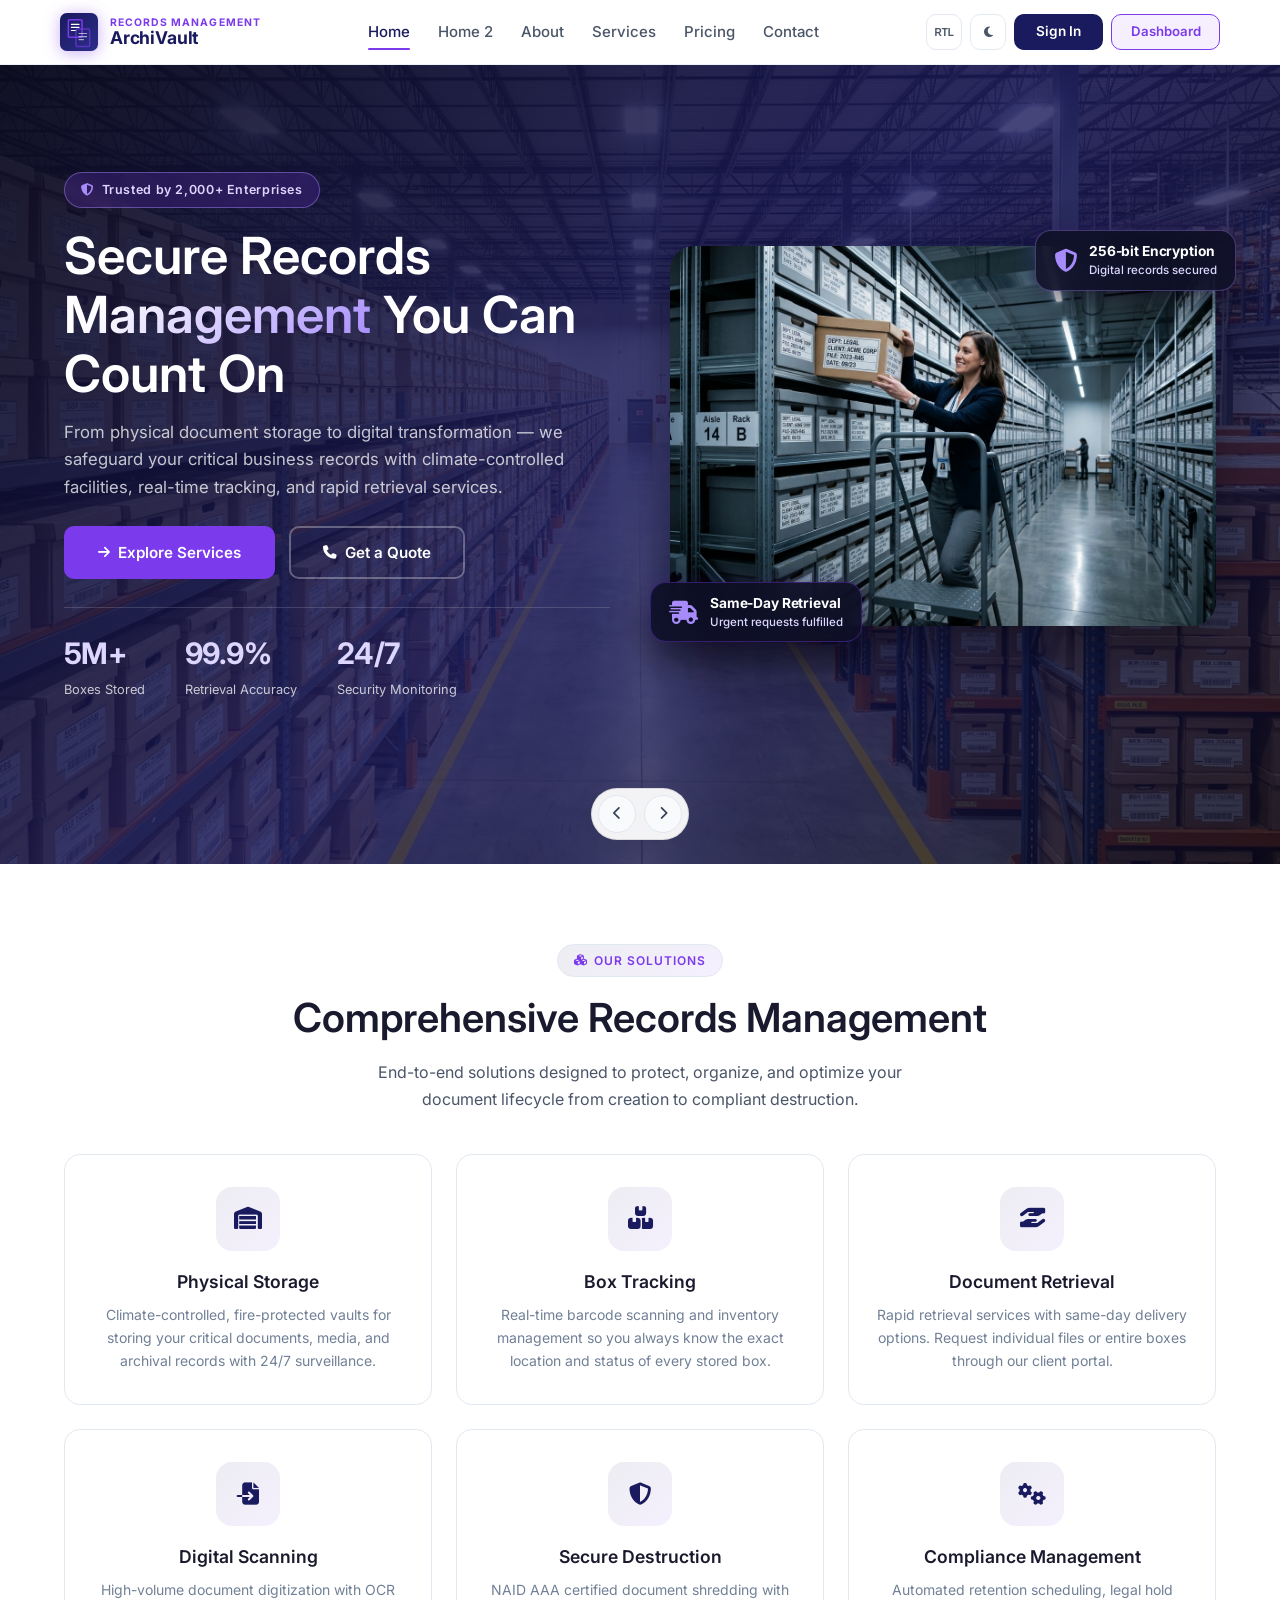
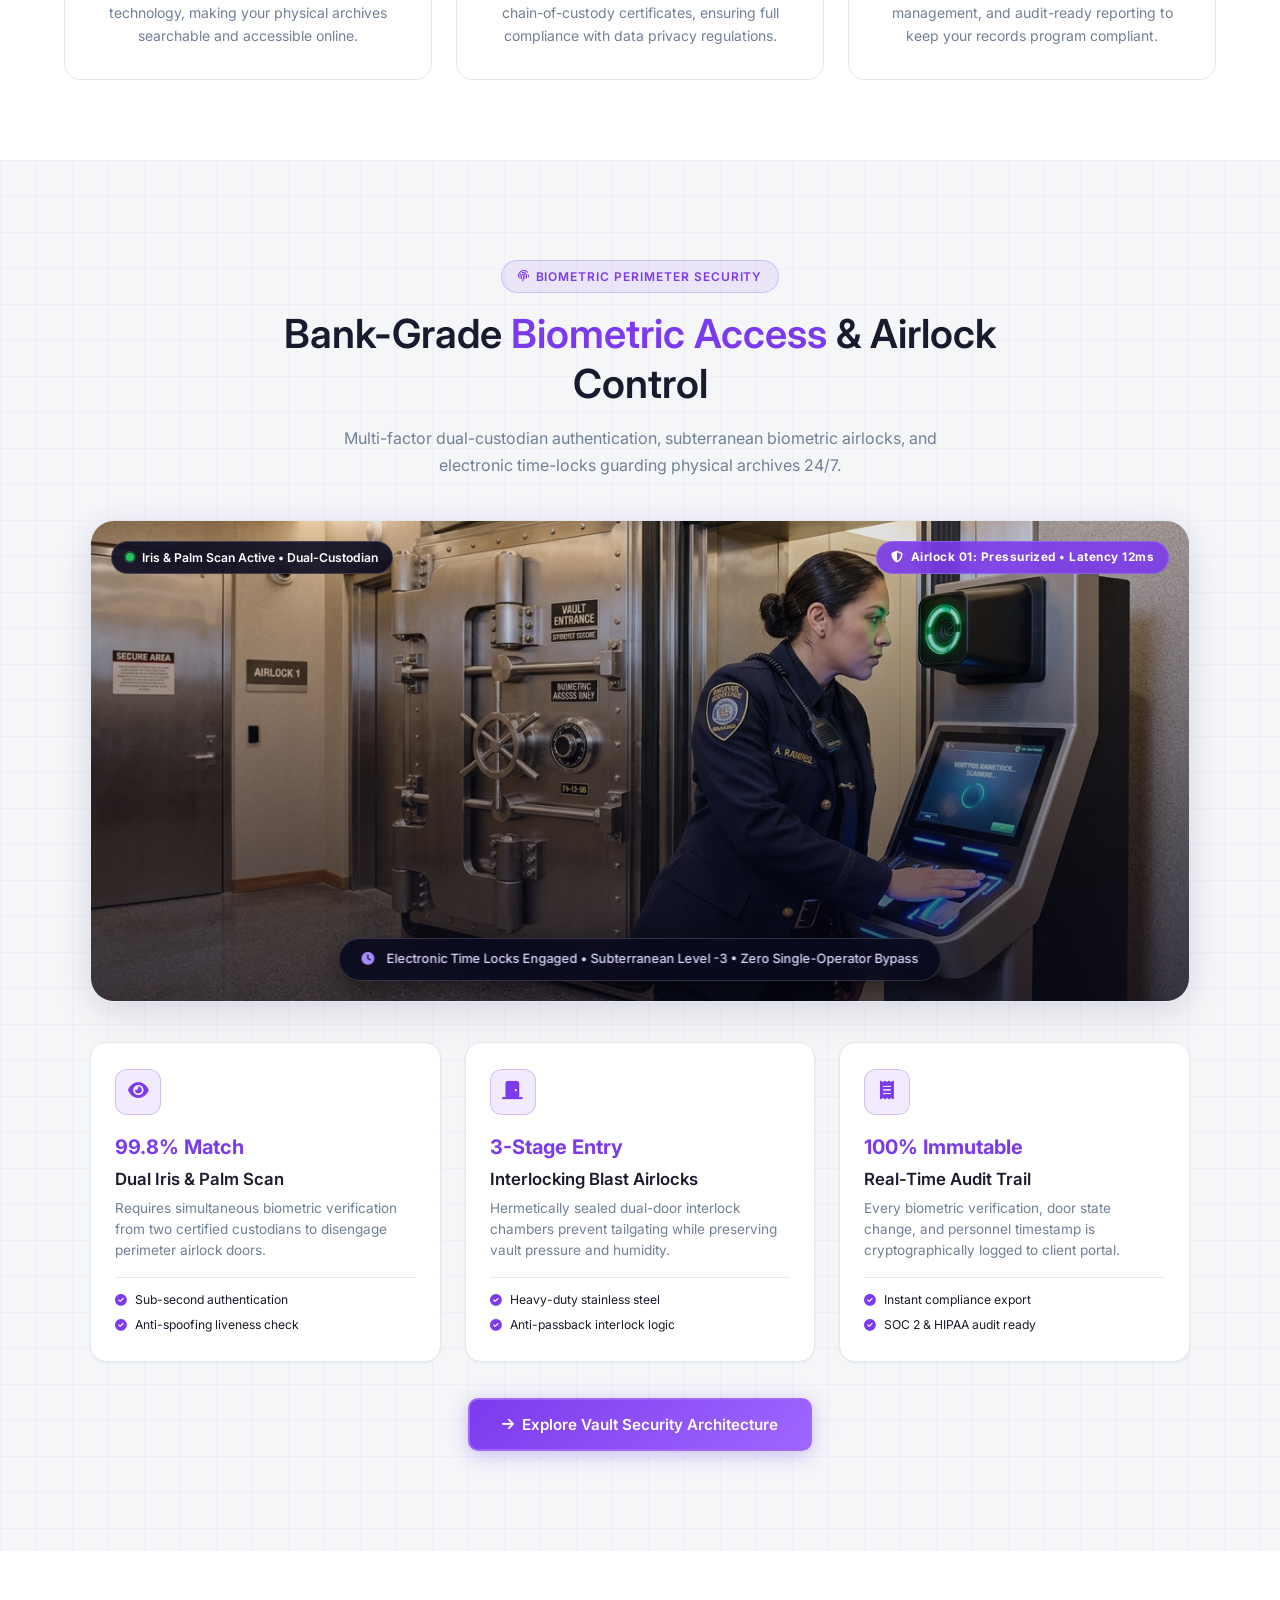
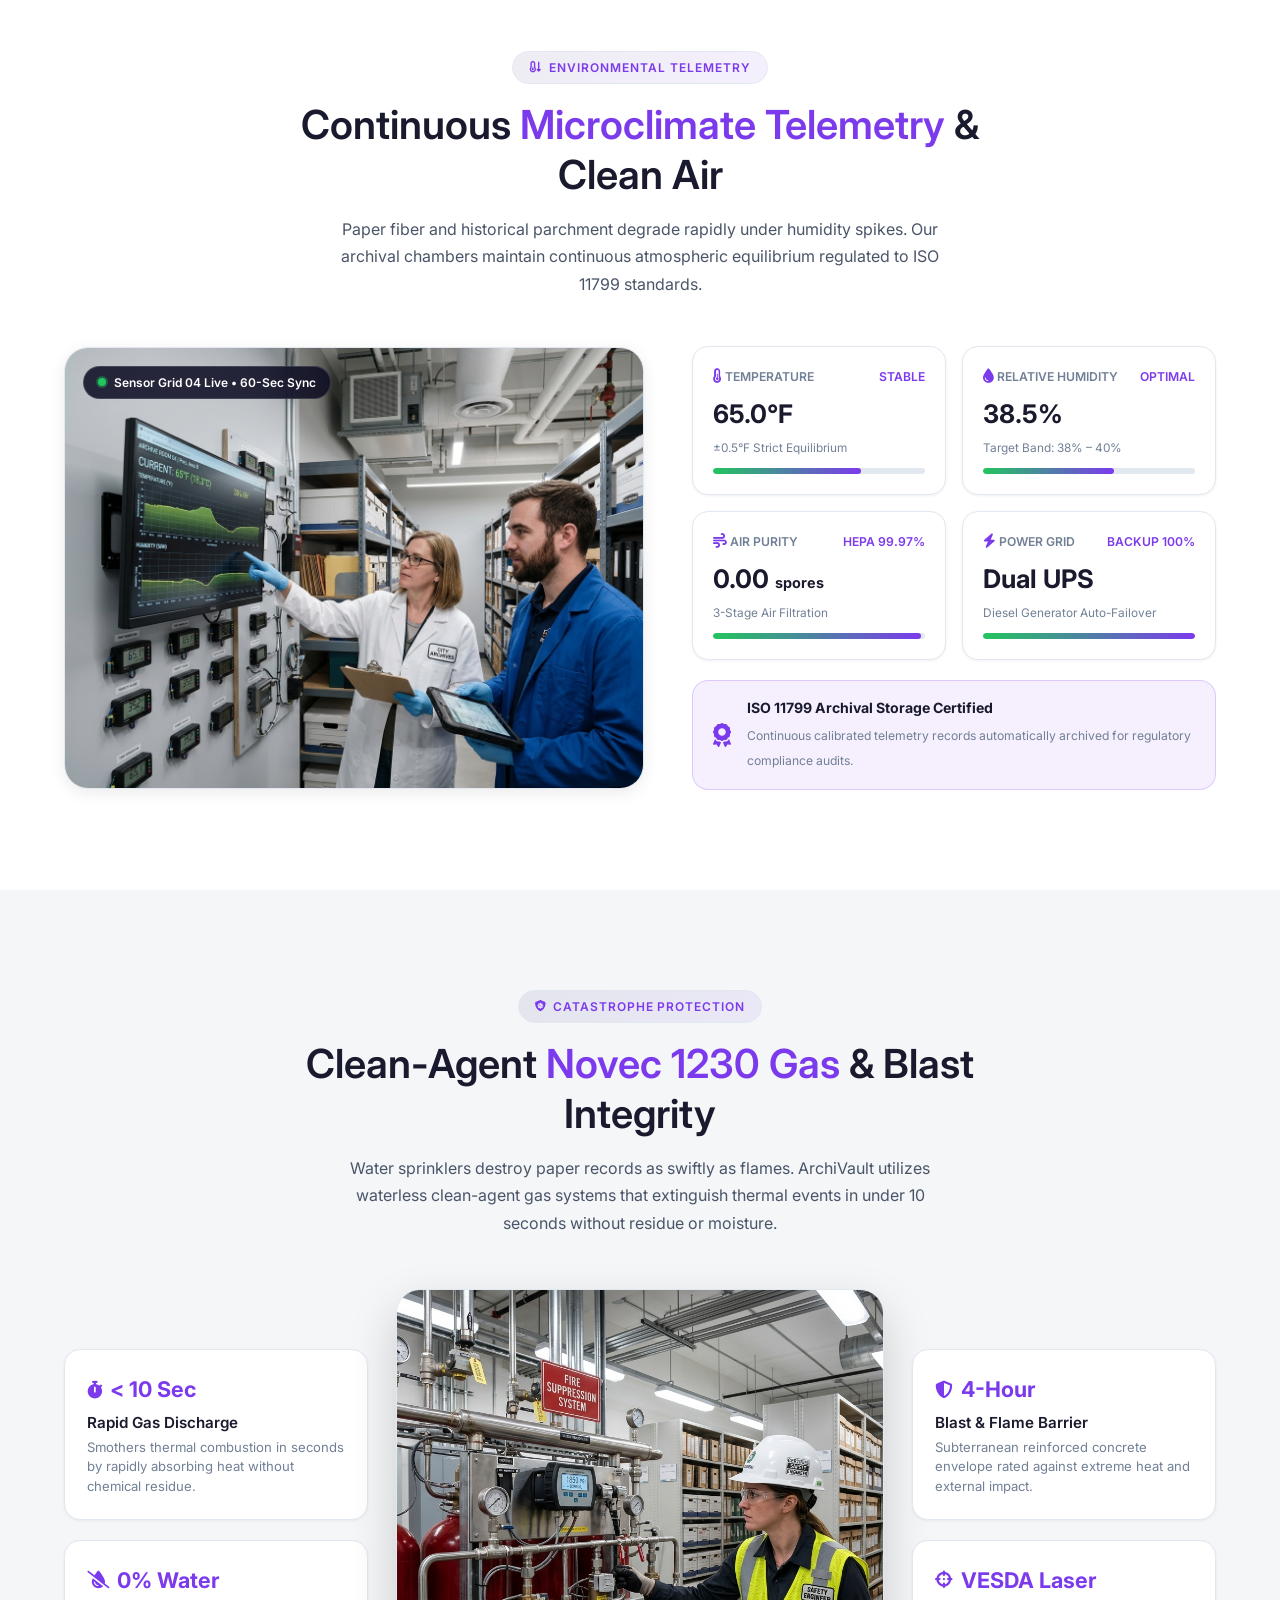
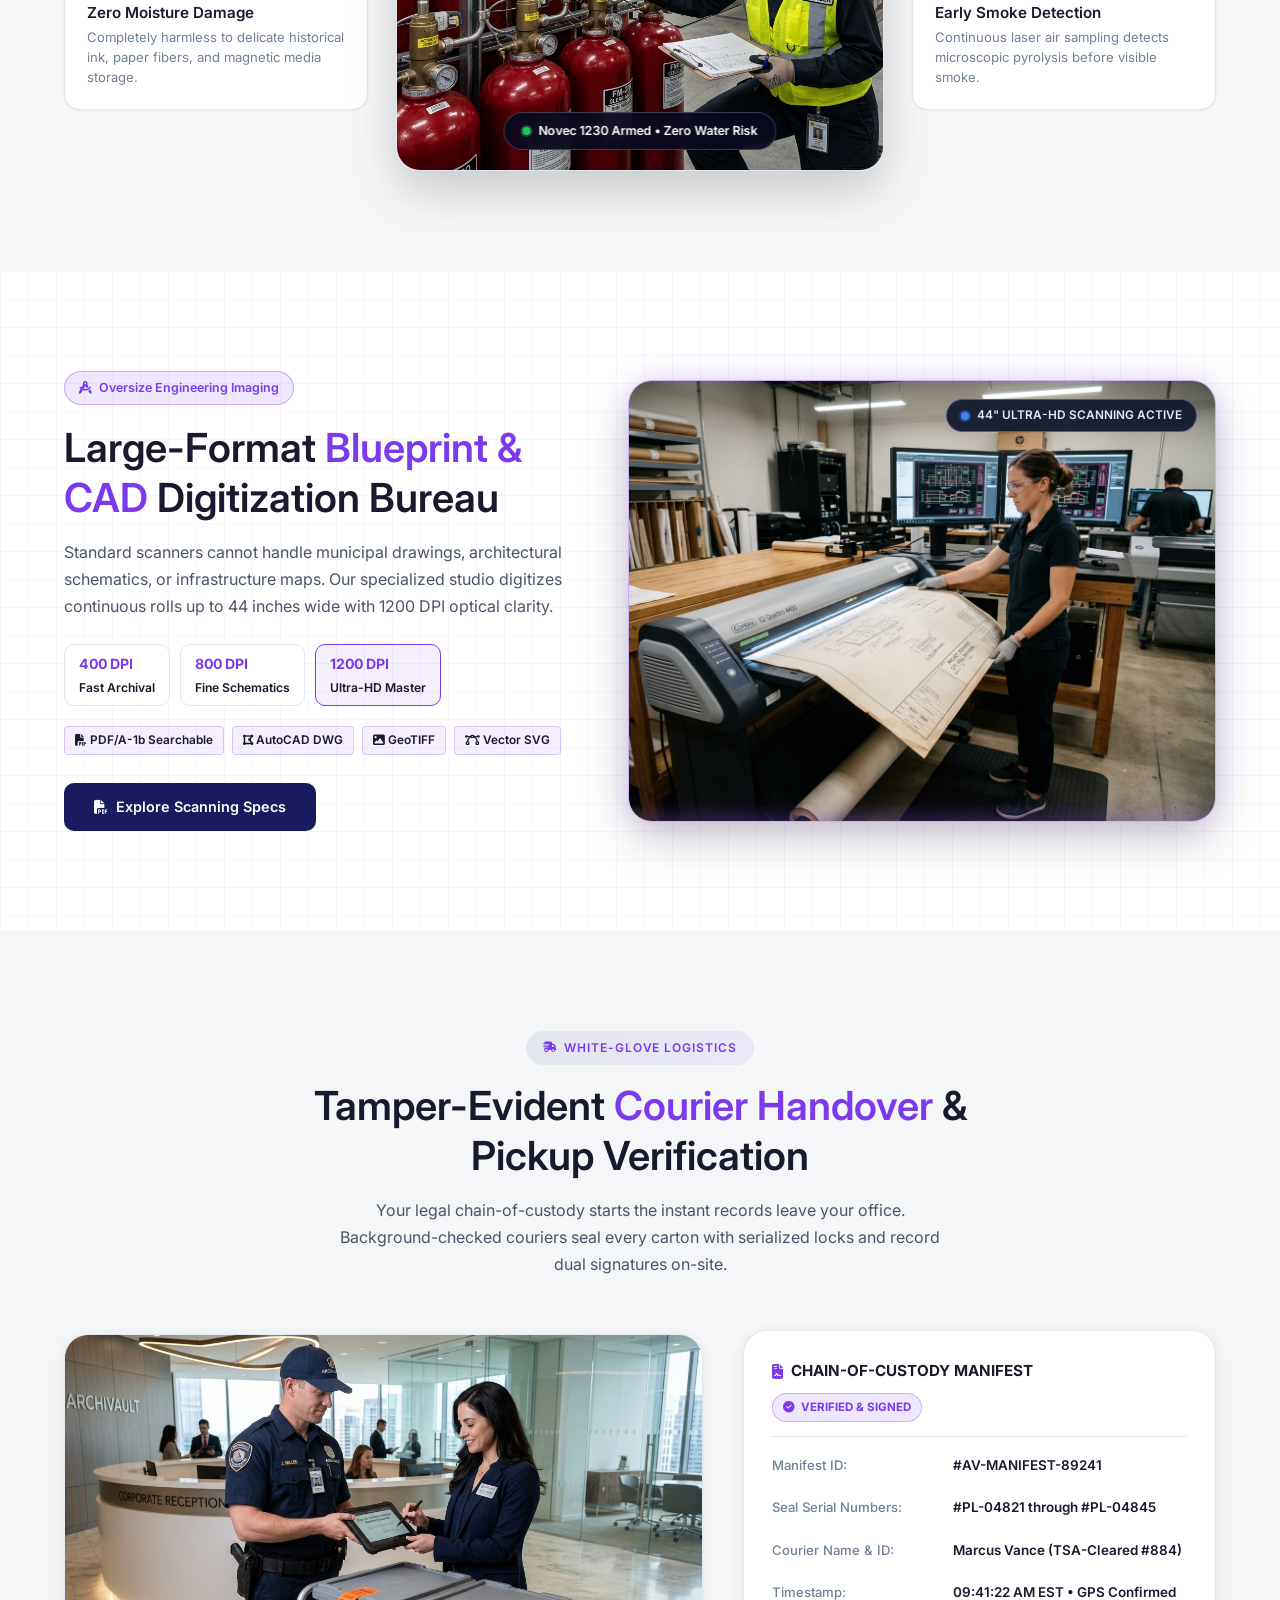
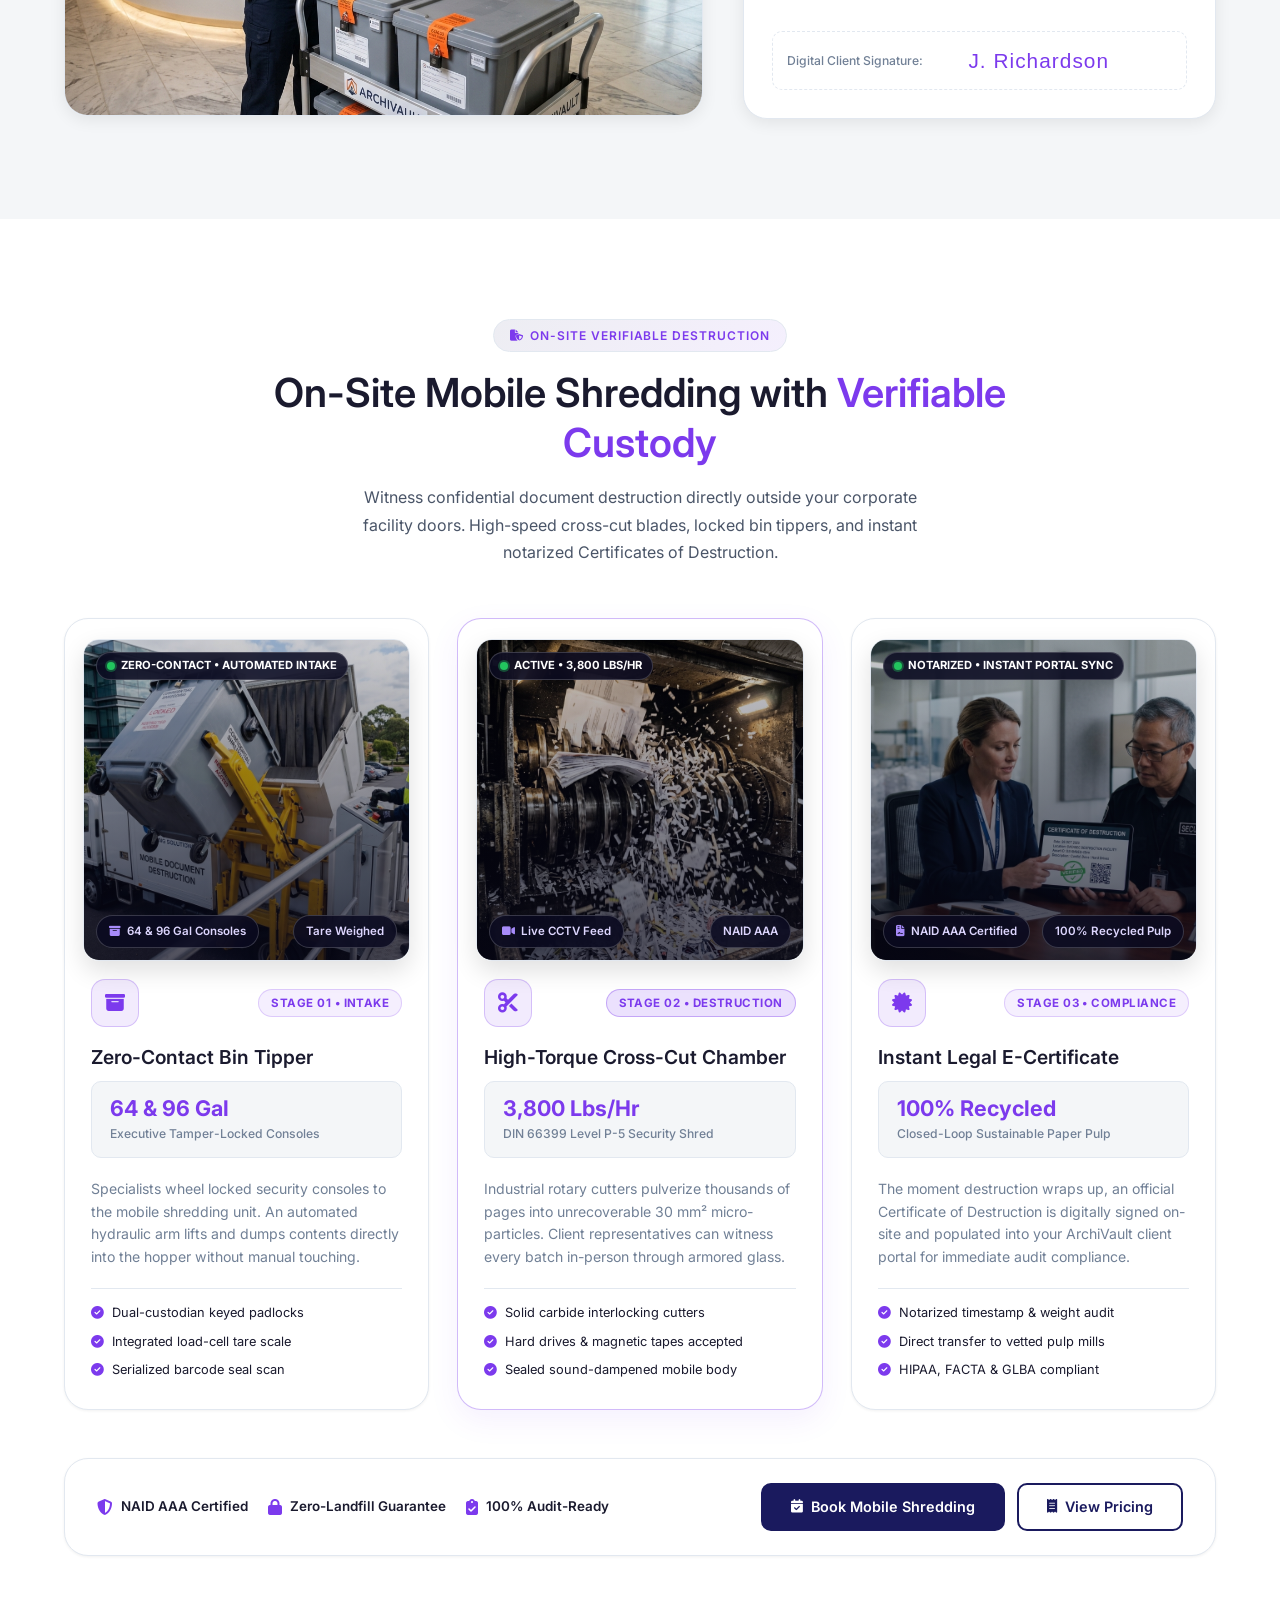
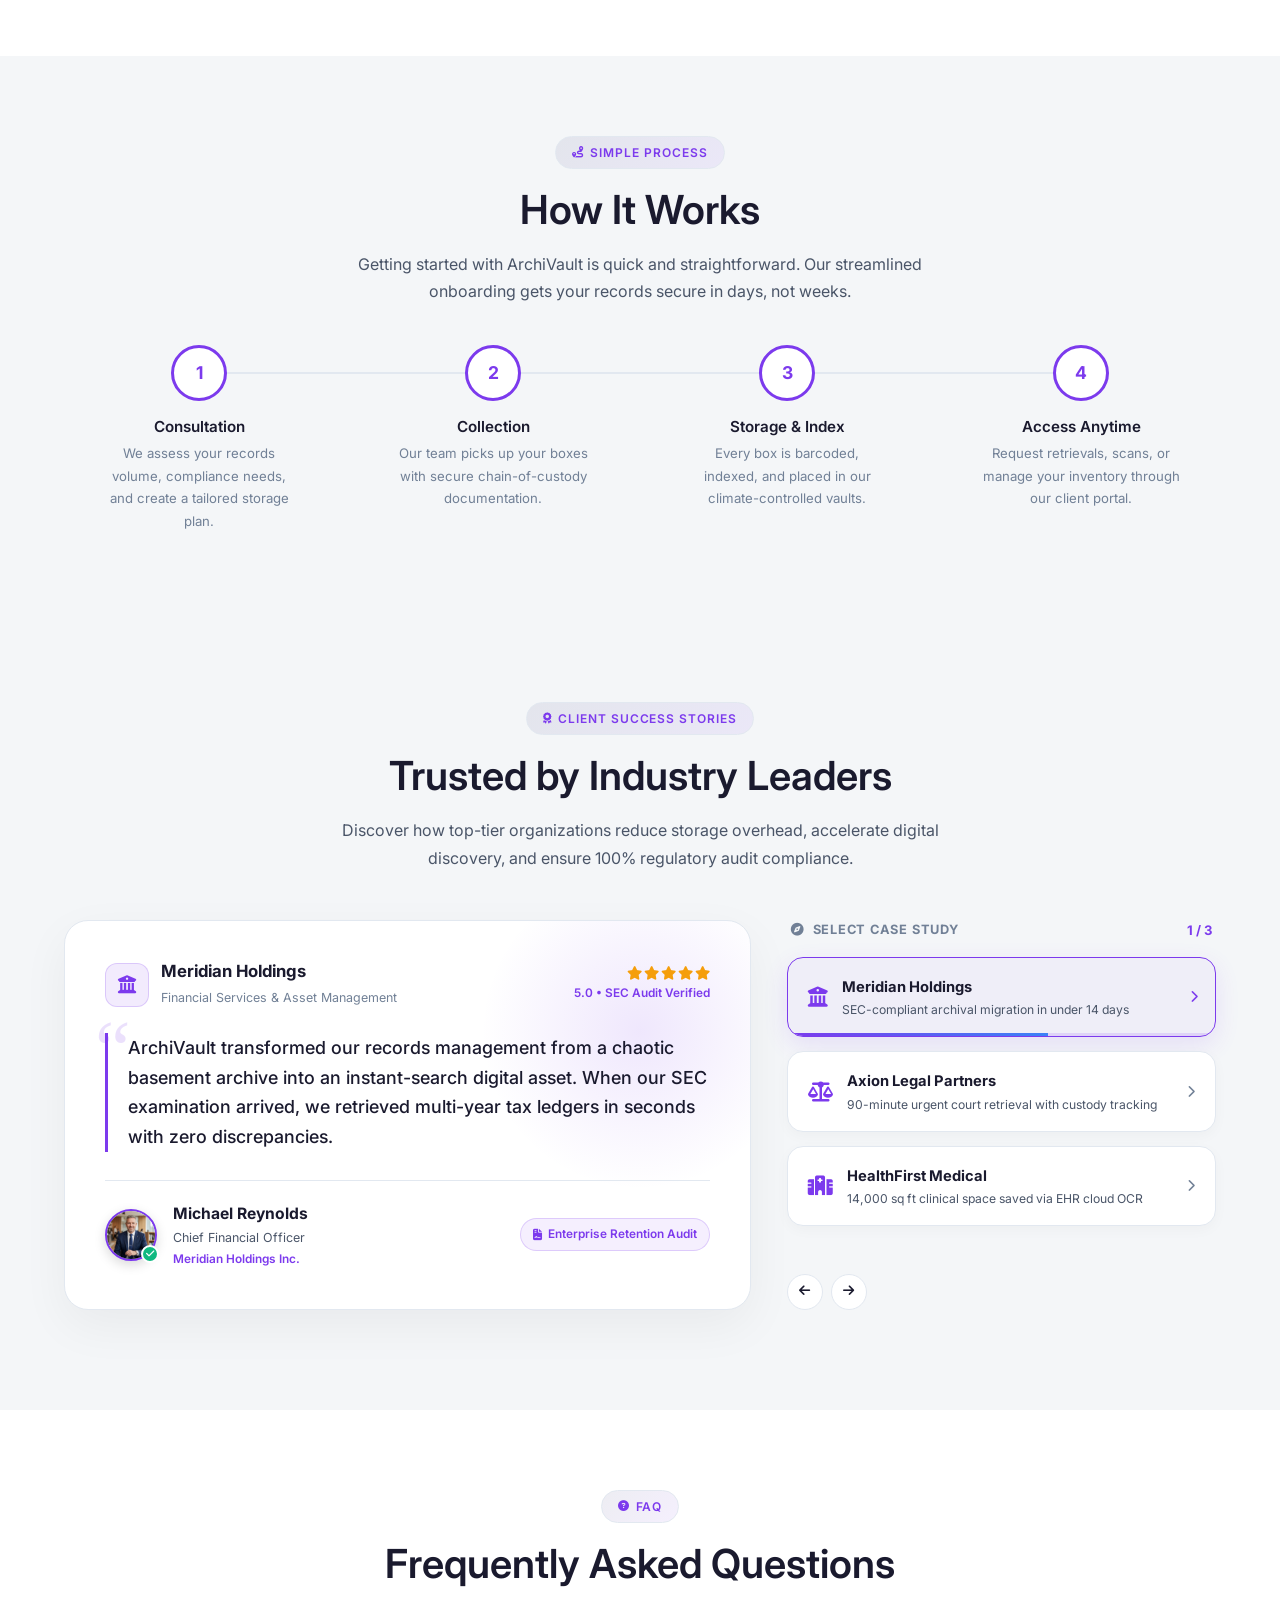
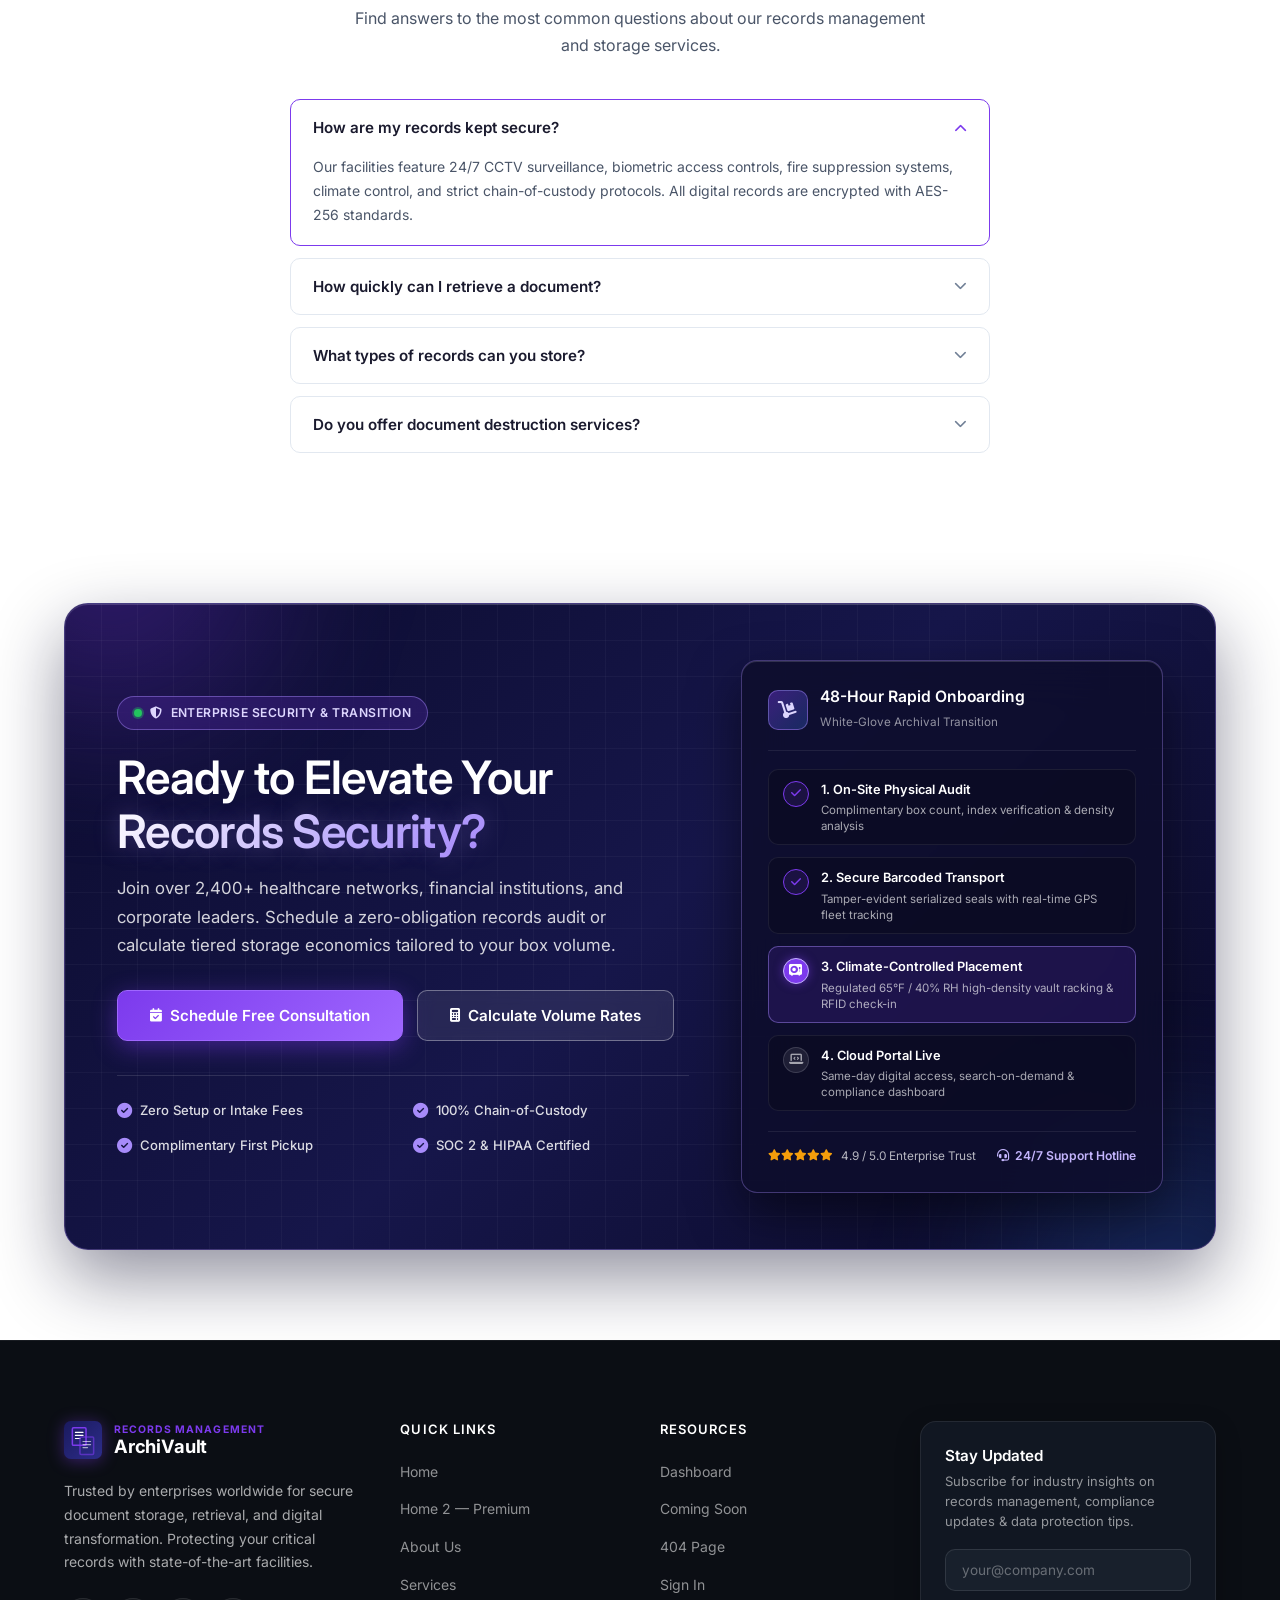
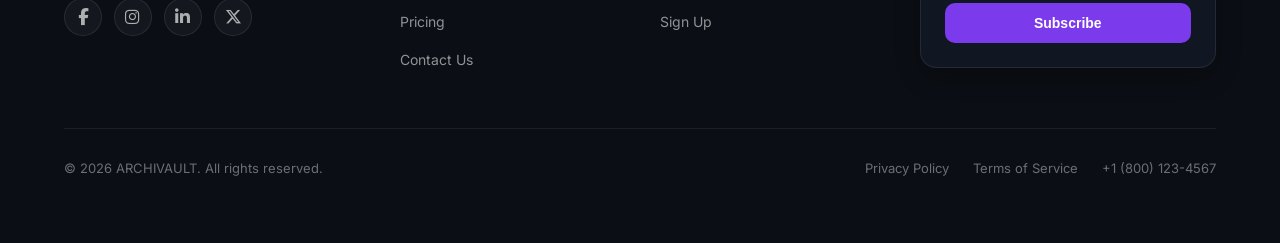
<file: index.html>
<!DOCTYPE html>
<html lang="en" dir="ltr" id="root-html">
<head>
    <meta charset="UTF-8">
    <meta name="viewport" content="width=device-width, initial-scale=1.0">
    <title>ArchiVault — Secure Records Management & Storage</title>
    <meta name="description" content="ArchiVault provides enterprise-grade records management, secure document storage, retrieval services, and digital scanning solutions for businesses of all sizes.">
    <link rel="icon" href="favicon.svg" type="image/svg+xml">
    <link rel="preconnect" href="https://fonts.googleapis.com">
    <link rel="preconnect" href="https://fonts.gstatic.com" crossorigin>
    <link href="https://fonts.googleapis.com/css2?family=Inter:wght@400;500;600;700&display=swap" rel="stylesheet">
    <link rel="stylesheet" href="https://cdnjs.cloudflare.com/ajax/libs/font-awesome/6.5.1/css/all.min.css">
    <link rel="stylesheet" href="style.css?v=12.6">
    <script>
        (function(){try{if(localStorage.getItem('av-dark')==='1'){document.documentElement.classList.add('dark')}if(localStorage.getItem('av-rtl')==='1'){document.documentElement.setAttribute('dir','rtl')}}catch(e){}})();
    </script>
</head>
<body>

<div id="navbar-placeholder"></div>

<main>
    <!-- Hero Slider (3 Slides with 5s Automated Interval) -->
    <section class="hero hero-slider" id="heroSlider">
        <!-- Slide 1: Physical Records Management & Climate Vaults -->
        <div class="hero-slide active" aria-hidden="false">
            <div class="hero-slide-bg">
                <img src="assets/images/hero-storage-facility.jpg" alt="Modern records storage warehouse facility">
            </div>
            <div class="hero-overlay"></div>
            <div class="hero-content">
                <div class="hero-text">
                    <div class="hero-badge"><i class="fas fa-shield-halved"></i> Trusted by 2,000+ Enterprises</div>
                    <h1>Secure Records <span>Management</span> You Can Count On</h1>
                    <p class="hero-desc">From physical document storage to digital transformation — we safeguard your critical business records with climate-controlled facilities, real-time tracking, and rapid retrieval services.</p>
                    <div class="hero-actions">
                        <a href="services.html" class="btn btn-primary btn-lg"><i class="fas fa-arrow-right"></i> Explore Services</a>
                        <a href="contact.html" class="btn btn-secondary btn-lg"><i class="fas fa-phone"></i> Get a Quote</a>
                    </div>
                    <div class="hero-stats">
                        <div>
                            <div class="hero-stat-value" data-count="5" data-suffix="M+">5M+</div>
                            <div class="hero-stat-label">Boxes Stored</div>
                        </div>
                        <div>
                            <div class="hero-stat-value" data-count="99" data-suffix=".9%">99.9%</div>
                            <div class="hero-stat-label">Retrieval Accuracy</div>
                        </div>
                        <div>
                            <div class="hero-stat-value" data-count="24" data-suffix="/7">24/7</div>
                            <div class="hero-stat-label">Security Monitoring</div>
                        </div>
                    </div>
                </div>
                <div class="hero-media">
                    <div class="hero-media-card">
                        <img src="assets/images/retrieval-service.jpg" alt="Document retrieval specialist organizing records">
                    </div>
                    <div class="hero-float-card top">
                        <div class="hero-float-icon"><i class="fas fa-shield-halved"></i></div>
                        <div class="hero-float-text">
                            <strong>256-bit Encryption</strong>
                            <small>Digital records secured</small>
                        </div>
                    </div>
                    <div class="hero-float-card bottom">
                        <div class="hero-float-icon"><i class="fas fa-truck-fast"></i></div>
                        <div class="hero-float-text">
                            <strong>Same-Day Retrieval</strong>
                            <small>Urgent requests fulfilled</small>
                        </div>
                    </div>
                </div>
            </div>
        </div>

        <!-- Slide 2: High-Speed Scanning & AI OCR Archiving -->
        <div class="hero-slide" aria-hidden="true">
            <div class="hero-slide-bg">
                <img src="assets/images/blueprint-scanning-studio.jpg" alt="High speed blueprint and document digitization studio">
            </div>
            <div class="hero-overlay"></div>
            <div class="hero-content">
                <div class="hero-text">
                    <div class="hero-badge"><i class="fas fa-bolt"></i> High-Speed OCR Digitization</div>
                    <h1>Smart Scanning & <span>Instant Digital</span> Retrieval</h1>
                    <p class="hero-desc">Transform legacy paper archives into searchable, AI-indexed digital assets. Access mission-critical files in seconds with multi-tier access control and 99.8% OCR text accuracy.</p>
                    <div class="hero-actions">
                        <a href="services.html" class="btn btn-primary btn-lg"><i class="fas fa-file-invoice"></i> Digitization Services</a>
                        <a href="dashboard.html" class="btn btn-secondary btn-lg"><i class="fas fa-laptop-code"></i> Client Portal Demo</a>
                    </div>
                    <div class="hero-stats">
                        <div>
                            <div class="hero-stat-value" data-count="12" data-suffix="M+">12M+</div>
                            <div class="hero-stat-label">Pages Digitized</div>
                        </div>
                        <div>
                            <div class="hero-stat-value" data-count="2" data-prefix="< " data-suffix=" hr">< 2 hr</div>
                            <div class="hero-stat-label">Digital Turnaround</div>
                        </div>
                        <div>
                            <div class="hero-stat-value" data-count="99" data-suffix=".8%">99.8%</div>
                            <div class="hero-stat-label">OCR Accuracy</div>
                        </div>
                    </div>
                </div>
                <div class="hero-media">
                    <div class="hero-media-card">
                        <img src="assets/images/ai-ocr-pipeline-engineers.jpg" alt="AI OCR scanning engineers processing archival records">
                    </div>
                    <div class="hero-float-card top">
                        <div class="hero-float-icon"><i class="fas fa-microchip"></i></div>
                        <div class="hero-float-text">
                            <strong>AI Text Extraction</strong>
                            <small>Searchable PDF & TIFF</small>
                        </div>
                    </div>
                    <div class="hero-float-card bottom">
                        <div class="hero-float-icon"><i class="fas fa-cloud-arrow-up"></i></div>
                        <div class="hero-float-text">
                            <strong>Instant Cloud Access</strong>
                            <small>Encrypted Client Portal</small>
                        </div>
                    </div>
                </div>
            </div>
        </div>

        <!-- Slide 3: NAID AAA Certified Destruction & Chain-of-Custody -->
        <div class="hero-slide" aria-hidden="true">
            <div class="hero-slide-bg">
                <img src="assets/images/fireproof-vault-chamber.jpg" alt="Fireproof high-density archival chamber">
            </div>
            <div class="hero-overlay"></div>
            <div class="hero-content">
                <div class="hero-text">
                    <div class="hero-badge"><i class="fas fa-certificate"></i> NAID AAA Certified Compliance</div>
                    <h1>Certified Destruction & <span>Strict Chain of</span> Custody</h1>
                    <p class="hero-desc">Ensure complete regulatory adherence for HIPAA, FACTA, and GDPR. We provide scheduled mobile shredding, serialized barcode seals, and verifiable certificates of destruction.</p>
                    <div class="hero-actions">
                        <a href="services.html" class="btn btn-primary btn-lg"><i class="fas fa-shield-halved"></i> Certified Shredding</a>
                        <a href="pricing.html" class="btn btn-secondary btn-lg"><i class="fas fa-calculator"></i> View Pricing</a>
                    </div>
                    <div class="hero-stats">
                        <div>
                            <div class="hero-stat-value" data-count="100" data-suffix="%">100%</div>
                            <div class="hero-stat-label">Chain-of-Custody</div>
                        </div>
                        <div>
                            <div class="hero-stat-value" data-count="0" data-suffix=" Breaches">0 Breaches</div>
                            <div class="hero-stat-label">Security Record</div>
                        </div>
                        <div>
                            <div class="hero-stat-value" data-count="100" data-suffix="%">100%</div>
                            <div class="hero-stat-label">Eco-Recycled</div>
                        </div>
                    </div>
                </div>
                <div class="hero-media">
                    <div class="hero-media-card">
                        <img src="assets/images/mobile-shredding-operation.jpg" alt="Mobile secure document shredding truck on site">
                    </div>
                    <div class="hero-float-card top">
                        <div class="hero-float-icon"><i class="fas fa-stamp"></i></div>
                        <div class="hero-float-text">
                            <strong>NAID AAA Certified</strong>
                            <small>100% Destruction Guarantee</small>
                        </div>
                    </div>
                    <div class="hero-float-card bottom">
                        <div class="hero-float-icon"><i class="fas fa-barcode"></i></div>
                        <div class="hero-float-text">
                            <strong>Serialized Seals</strong>
                            <small>Tamper-Evident Tracking</small>
                        </div>
                    </div>
                </div>
            </div>
        </div>

        <!-- Hero Slider Controls -->
        <div class="hero-slider-controls">
            <button class="hero-nav-btn" id="heroPrevBtn" aria-label="Previous slide"><i class="fas fa-chevron-left"></i></button>
            <button class="hero-nav-btn" id="heroNextBtn" aria-label="Next slide"><i class="fas fa-chevron-right"></i></button>
        </div>
    </section>

    <!-- Services Overview -->
    <section class="section">
        <div class="container text-center">
            <div class="section-badge fade-up"><i class="fas fa-cubes"></i> Our Solutions</div>
            <h2 class="section-title fade-up">Comprehensive Records Management</h2>
            <p class="section-desc fade-up">End-to-end solutions designed to protect, organize, and optimize your document lifecycle from creation to compliant destruction.</p>
            <div class="services-grid">
                <div class="service-card fade-up">
                    <div class="service-icon"><i class="fas fa-warehouse"></i></div>
                    <h3>Physical Storage</h3>
                    <p>Climate-controlled, fire-protected vaults for storing your critical documents, media, and archival records with 24/7 surveillance.</p>
                </div>
                <div class="service-card fade-up">
                    <div class="service-icon"><i class="fas fa-boxes-stacked"></i></div>
                    <h3>Box Tracking</h3>
                    <p>Real-time barcode scanning and inventory management so you always know the exact location and status of every stored box.</p>
                </div>
                <div class="service-card fade-up">
                    <div class="service-icon"><i class="fas fa-hand-holding-hand"></i></div>
                    <h3>Document Retrieval</h3>
                    <p>Rapid retrieval services with same-day delivery options. Request individual files or entire boxes through our client portal.</p>
                </div>
                <div class="service-card fade-up">
                    <div class="service-icon"><i class="fas fa-file-import"></i></div>
                    <h3>Digital Scanning</h3>
                    <p>High-volume document digitization with OCR technology, making your physical archives searchable and accessible online.</p>
                </div>
                <div class="service-card fade-up">
                    <div class="service-icon"><i class="fas fa-shield-halved"></i></div>
                    <h3>Secure Destruction</h3>
                    <p>NAID AAA certified document shredding with chain-of-custody certificates, ensuring full compliance with data privacy regulations.</p>
                </div>
                <div class="service-card fade-up">
                    <div class="service-icon"><i class="fas fa-gears"></i></div>
                    <h3>Compliance Management</h3>
                    <p>Automated retention scheduling, legal hold management, and audit-ready reporting to keep your records program compliant.</p>
                </div>
            </div>
        </div>
    </section>

    <!-- 1. Centered Panoramic Biometric Showcase & 3 Feature Pods -->
    <section class="section design-panoramic-biometric" id="biometric-vault">
        <div class="panoramic-grid-mesh"></div>
        <div class="container">
            <div class="panoramic-header-wrap">
                <div class="section-badge fade-up"><i class="fas fa-fingerprint"></i> Biometric Perimeter Security</div>
                <h2 class="section-title fade-up">Bank-Grade <span class="biometric-highlight" style="color:var(--secondary);">Biometric Access</span> & Airlock Control</h2>
                <p class="section-desc fade-up">Multi-factor dual-custodian authentication, subterranean biometric airlocks, and electronic time-locks guarding physical archives 24/7.</p>
            </div>

            <!-- Center Panoramic Showcase Frame -->
            <div class="panoramic-showcase-frame fade-up">
                <img src="assets/images/biometric-vault-access.jpg" alt="Security officer performing dual biometric iris and hand scan at bank-grade vault entrance airlock" class="panoramic-image" loading="lazy">
                <div class="panoramic-overlay"></div>
                <div class="panoramic-badge-live">
                    <span class="badge-dot green"></span> Iris & Palm Scan Active • Dual-Custodian
                </div>
                <div class="panoramic-badge-tag">
                    <i class="fas fa-shield-halved"></i> Airlock 01: Pressurized • Latency 12ms
                </div>
                <div class="panoramic-floating-strip">
                    <i class="fas fa-clock"></i> Electronic Time Locks Engaged • Subterranean Level -3 • Zero Single-Operator Bypass
                </div>
            </div>

            <!-- 3 Feature Cards Grid -->
            <div class="panoramic-cards-grid">
                <div class="panoramic-feature-card fade-up">
                    <div class="panoramic-card-icon"><i class="fas fa-eye"></i></div>
                    <div class="panoramic-card-metric">99.8% Match</div>
                    <h4>Dual Iris & Palm Scan</h4>
                    <p>Requires simultaneous biometric verification from two certified custodians to disengage perimeter airlock doors.</p>
                    <div class="panoramic-chips">
                        <span class="panoramic-chip"><i class="fas fa-check-circle"></i> Sub-second authentication</span>
                        <span class="panoramic-chip"><i class="fas fa-check-circle"></i> Anti-spoofing liveness check</span>
                    </div>
                </div>

                <div class="panoramic-feature-card fade-up">
                    <div class="panoramic-card-icon"><i class="fas fa-door-closed"></i></div>
                    <div class="panoramic-card-metric">3-Stage Entry</div>
                    <h4>Interlocking Blast Airlocks</h4>
                    <p>Hermetically sealed dual-door interlock chambers prevent tailgating while preserving vault pressure and humidity.</p>
                    <div class="panoramic-chips">
                        <span class="panoramic-chip"><i class="fas fa-check-circle"></i> Heavy-duty stainless steel</span>
                        <span class="panoramic-chip"><i class="fas fa-check-circle"></i> Anti-passback interlock logic</span>
                    </div>
                </div>

                <div class="panoramic-feature-card fade-up">
                    <div class="panoramic-card-icon"><i class="fas fa-receipt"></i></div>
                    <div class="panoramic-card-metric">100% Immutable</div>
                    <h4>Real-Time Audit Trail</h4>
                    <p>Every biometric verification, door state change, and personnel timestamp is cryptographically logged to client portal.</p>
                    <div class="panoramic-chips">
                        <span class="panoramic-chip"><i class="fas fa-check-circle"></i> Instant compliance export</span>
                        <span class="panoramic-chip"><i class="fas fa-check-circle"></i> SOC 2 & HIPAA audit ready</span>
                    </div>
                </div>
            </div>

            <div class="panoramic-cta fade-up">
                <a href="services.html" class="btn btn-primary btn-lg"><i class="fas fa-arrow-right"></i> Explore Vault Security Architecture</a>
            </div>
        </div>
    </section>

    <!-- 2. Environmental Lab Telemetry Dashboard (Live Gauge Pods Design) -->
    <section class="section design-lab-dashboard" id="microclimate-lab">
        <div class="container">
            <div class="lab-header-wrap">
                <div class="section-badge fade-up"><i class="fas fa-temperature-arrow-down"></i> Environmental Telemetry</div>
                <h2 class="section-title fade-up">Continuous <span style="color:var(--secondary);">Microclimate Telemetry</span> & Clean Air</h2>
                <p class="section-desc fade-up">Paper fiber and historical parchment degrade rapidly under humidity spikes. Our archival chambers maintain continuous atmospheric equilibrium regulated to ISO 11799 standards.</p>
            </div>

            <div class="lab-dashboard-grid">
                <!-- Media Card with Live Grid Badge -->
                <div class="lab-media-card slide-left">
                    <img src="assets/images/climate-monitoring-lab.jpg" alt="Archivist and environmental engineer inspecting real-time climate monitoring sensors and relative humidity graphs" loading="lazy">
                    <div class="lab-live-badge">
                        <span class="badge-dot green"></span> Sensor Grid 04 Live • 60-Sec Sync
                    </div>
                </div>

                <!-- 4 Live Gauge Pods & Compliance Banner -->
                <div class="lab-gauges-container slide-right">
                    <div class="lab-gauges-grid">
                        <div class="lab-gauge-card">
                            <div class="lab-gauge-head">
                                <span><i class="fas fa-temperature-half"></i> TEMPERATURE</span>
                                <span style="color:var(--secondary); font-weight:600;">STABLE</span>
                            </div>
                            <div class="lab-gauge-num">65.0°F</div>
                            <div class="lab-gauge-sub">±0.5°F Strict Equilibrium</div>
                            <div class="lab-meter-track"><div class="lab-meter-fill" style="width: 70%;"></div></div>
                        </div>

                        <div class="lab-gauge-card">
                            <div class="lab-gauge-head">
                                <span><i class="fas fa-droplet"></i> RELATIVE HUMIDITY</span>
                                <span style="color:var(--secondary); font-weight:600;">OPTIMAL</span>
                            </div>
                            <div class="lab-gauge-num">38.5%</div>
                            <div class="lab-gauge-sub">Target Band: 38% – 40%</div>
                            <div class="lab-meter-track"><div class="lab-meter-fill" style="width: 62%;"></div></div>
                        </div>

                        <div class="lab-gauge-card">
                            <div class="lab-gauge-head">
                                <span><i class="fas fa-wind"></i> AIR PURITY</span>
                                <span style="color:var(--secondary); font-weight:600;">HEPA 99.97%</span>
                            </div>
                            <div class="lab-gauge-num">0.00 <small style="font-size:0.9rem;">spores</small></div>
                            <div class="lab-gauge-sub">3-Stage Air Filtration</div>
                            <div class="lab-meter-track"><div class="lab-meter-fill" style="width: 98%;"></div></div>
                        </div>

                        <div class="lab-gauge-card">
                            <div class="lab-gauge-head">
                                <span><i class="fas fa-bolt"></i> POWER GRID</span>
                                <span style="color:var(--secondary); font-weight:600;">BACKUP 100%</span>
                            </div>
                            <div class="lab-gauge-num">Dual UPS</div>
                            <div class="lab-gauge-sub">Diesel Generator Auto-Failover</div>
                            <div class="lab-meter-track"><div class="lab-meter-fill" style="width: 100%;"></div></div>
                        </div>
                    </div>

                    <!-- ISO Compliance Strip -->
                    <div class="lab-compliance-strip">
                        <i class="fas fa-award"></i>
                        <div class="lab-compliance-text">
                            <strong>ISO 11799 Archival Storage Certified</strong>
                            <span>Continuous calibrated telemetry records automatically archived for regulatory compliance audits.</span>
                        </div>
                    </div>
                </div>
            </div>
        </div>
    </section>

    <!-- 3. Panoramic Fortress Shield (Flanking Radial Spec Callouts Design) -->
    <section class="section design-fortress-shield" id="fireproof-vault">
        <div class="container">
            <div class="fortress-header-wrap">
                <div class="section-badge fade-up"><i class="fas fa-shield-virus"></i> Catastrophe Protection</div>
                <h2 class="section-title fade-up">Clean-Agent <span style="color:var(--secondary);">Novec 1230 Gas</span> & Blast Integrity</h2>
                <p class="section-desc fade-up">Water sprinklers destroy paper records as swiftly as flames. ArchiVault utilizes waterless clean-agent gas systems that extinguish thermal events in under 10 seconds without residue or moisture.</p>
            </div>

            <!-- 3-Column Radial / Flanking Layout -->
            <div class="fortress-3col-layout">
                <!-- Left Flanking Specs -->
                <div class="fortress-col slide-left">
                    <div class="fortress-spec-box">
                        <div class="fortress-spec-metric"><i class="fas fa-stopwatch"></i> &lt; 10 Sec</div>
                        <h4>Rapid Gas Discharge</h4>
                        <p>Smothers thermal combustion in seconds by rapidly absorbing heat without chemical residue.</p>
                    </div>
                    <div class="fortress-spec-box">
                        <div class="fortress-spec-metric"><i class="fas fa-droplet-slash"></i> 0% Water</div>
                        <h4>Zero Moisture Damage</h4>
                        <p>Completely harmless to delicate historical ink, paper fibers, and magnetic media storage.</p>
                    </div>
                </div>

                <!-- Center Panoramic Media -->
                <div class="fortress-center-media fade-up">
                    <img src="assets/images/novec-suppression-system.jpg" alt="Certified fire safety engineer inspecting clean-agent Novec 1230 gas suppression cylinder system and blast vault doors" loading="lazy">
                    <div class="fortress-media-badge">
                        <span class="badge-dot green"></span> Novec 1230 Armed • Zero Water Risk
                    </div>
                </div>

                <!-- Right Flanking Specs -->
                <div class="fortress-col slide-right">
                    <div class="fortress-spec-box">
                        <div class="fortress-spec-metric"><i class="fas fa-shield-halved"></i> 4-Hour</div>
                        <h4>Blast & Flame Barrier</h4>
                        <p>Subterranean reinforced concrete envelope rated against extreme heat and external impact.</p>
                    </div>
                    <div class="fortress-spec-box">
                        <div class="fortress-spec-metric"><i class="fas fa-crosshairs"></i> VESDA Laser</div>
                        <h4>Early Smoke Detection</h4>
                        <p>Continuous laser air sampling detects microscopic pyrolysis before visible smoke.</p>
                    </div>
                </div>
            </div>


        </div>
    </section>

    <!-- 4. Large-Format Blueprint CAD Studio (Laser-Scan Workstation Design) -->
    <section class="section design-cad-studio" id="cad-studio">
        <div class="cad-grid-backdrop"></div>
        <div class="container">
            <div class="cad-studio-grid">
                <!-- Left Specs & Format Controller -->
                <div class="cad-content slide-left">
                    <div class="cad-badge"><i class="fas fa-compass-drafting"></i> Oversize Engineering Imaging</div>
                    <h2 class="section-title">Large-Format <span style="color:var(--secondary);">Blueprint & CAD</span> Digitization Bureau</h2>
                    <p class="section-desc">Standard scanners cannot handle municipal drawings, architectural schematics, or infrastructure maps. Our specialized studio digitizes continuous rolls up to 44 inches wide with 1200 DPI optical clarity.</p>
                    
                    <!-- Resolution Chips -->
                    <div class="cad-resolutions-strip">
                        <div class="cad-res-pill">
                            <strong>400 DPI</strong>
                            <span>Fast Archival</span>
                        </div>
                        <div class="cad-res-pill">
                            <strong>800 DPI</strong>
                            <span>Fine Schematics</span>
                        </div>
                        <div class="cad-res-pill" style="border-color:var(--secondary); background:rgba(124,58,237,0.08);">
                            <strong>1200 DPI</strong>
                            <span>Ultra-HD Master</span>
                        </div>
                    </div>

                    <!-- Output Formats -->
                    <div class="cad-formats-strip">
                        <span class="cad-format-chip"><i class="fas fa-file-pdf"></i> PDF/A-1b Searchable</span>
                        <span class="cad-format-chip"><i class="fas fa-draw-polygon"></i> AutoCAD DWG</span>
                        <span class="cad-format-chip"><i class="fas fa-image"></i> GeoTIFF</span>
                        <span class="cad-format-chip"><i class="fas fa-bezier-curve"></i> Vector SVG</span>
                    </div>

                    <a href="services.html" class="btn btn-primary"><i class="fas fa-file-pdf"></i> Explore Scanning Specs</a>
                </div>

                <!-- Right Scanner Screen with Live Laser Beam Animation -->
                <div class="cad-scanner-screen slide-right">
                    <img src="assets/images/wide-format-blueprint-scanner.jpg" alt="Specialist feeding wide 42-inch architectural blueprint into large-format roll scanner with CAD monitors" loading="lazy">
                    <div class="cad-laser-line"></div>
                    <div class="cad-status-tag">
                        <span class="badge-dot blue"></span> 44" ULTRA-HD SCANNING ACTIVE
                    </div>
                </div>
            </div>
        </div>
    </section>

    <!-- 5. Armored Chain-of-Custody Timeline (Connected Journey & E-Receipt Design) -->
    <section class="section design-custody-journey" id="chain-of-custody">
        <div class="container">
            <div class="custody-header-wrap">
                <div class="section-badge fade-up"><i class="fas fa-truck-fast"></i> White-Glove Logistics</div>
                <h2 class="section-title fade-up">Tamper-Evident <span style="color:var(--secondary);">Courier Handover</span> & Pickup Verification</h2>
                <p class="section-desc fade-up">Your legal chain-of-custody starts the instant records leave your office. Background-checked couriers seal every carton with serialized locks and record dual signatures on-site.</p>
            </div>


            <!-- Lower Split: Photo + Live E-Receipt Widget -->
            <div class="custody-lower-split">
                <div class="custody-photo-wrap slide-left">
                    <img src="assets/images/custody-handover-reception.jpg" alt="Uniformed ArchiVault courier presenting digital signature tablet to corporate executive with tamper-sealed document boxes" loading="lazy">
                </div>

                <div class="custody-manifest-card slide-right">
                    <div class="manifest-card-header">
                        <strong><i class="fas fa-file-contract" style="color:var(--secondary);"></i> CHAIN-OF-CUSTODY MANIFEST</strong>
                        <span class="manifest-pill-signed"><i class="fas fa-check-circle"></i> VERIFIED & SIGNED</span>
                    </div>
                    <div class="manifest-field-row">
                        <span>Manifest ID:</span>
                        <strong>#AV-MANIFEST-89241</strong>
                    </div>
                    <div class="manifest-field-row">
                        <span>Seal Serial Numbers:</span>
                        <strong>#PL-04821 through #PL-04845</strong>
                    </div>
                    <div class="manifest-field-row">
                        <span>Courier Name & ID:</span>
                        <strong>Marcus Vance (TSA-Cleared #884)</strong>
                    </div>
                    <div class="manifest-field-row">
                        <span>Timestamp:</span>
                        <strong>09:41:22 AM EST • GPS Confirmed</strong>
                    </div>
                    <div class="manifest-signature-box">
                        <span class="signature-label">Digital Client Signature:</span>
                        <span class="signature-scribble">J. Richardson</span>
                    </div>
                </div>
            </div>
        </div>
    </section>

    <!-- 6. On-Site Mobile Shredding (3-Card Trifecta Design with Image) -->
    <section class="section design-shredding-trifecta" id="mobile-shredding">
        <div class="container">
            <div class="shred-header-wrap">
                <div class="section-badge fade-up"><i class="fas fa-file-shield"></i> On-Site Verifiable Destruction</div>
                <h2 class="section-title fade-up">On-Site Mobile Shredding with <span style="color:var(--secondary);">Verifiable Custody</span></h2>
                <p class="section-desc fade-up">Witness confidential document destruction directly outside your corporate facility doors. High-speed cross-cut blades, locked bin tippers, and instant notarized Certificates of Destruction.</p>
            </div>

            <!-- 3-Card Trifecta Grid -->
            <div class="shred-trifecta-grid">
                <!-- Card 1: Hydraulic Tipper Intake -->
                <div class="shred-card fade-up">
                    <div class="shred-visual-frame">
                        <img src="assets/images/shred-bin-tipper-intake.jpg" alt="Security specialist operating automated hydraulic bin tipper loading locked confidential bin into mobile shredder" class="shred-visual-img" loading="lazy">
                        <div class="shred-visual-overlay"></div>
                        <div class="shred-visual-badge-top">
                            <span class="badge-dot green"></span> ZERO-CONTACT • AUTOMATED INTAKE
                        </div>
                        <div class="shred-visual-badge-bottom">
                            <span><i class="fas fa-box-archive"></i> 64 & 96 Gal Consoles</span>
                            <span>Tare Weighed</span>
                        </div>
                    </div>
                    <div class="shred-card-head">
                        <div class="shred-card-icon"><i class="fas fa-box-archive"></i></div>
                        <span class="shred-step-tag">STAGE 01 • INTAKE</span>
                    </div>
                    <h3 class="shred-card-title">Zero-Contact Bin Tipper</h3>
                    <div class="shred-metric-wrap">
                        <div class="shred-metric-value">64 & 96 Gal</div>
                        <div class="shred-metric-label">Executive Tamper-Locked Consoles</div>
                    </div>
                    <p class="shred-card-desc">Specialists wheel locked security consoles to the mobile shredding unit. An automated hydraulic arm lifts and dumps contents directly into the hopper without manual touching.</p>
                    <div class="shred-pills-list">
                        <div class="shred-pill"><i class="fas fa-check-circle"></i> Dual-custodian keyed padlocks</div>
                        <div class="shred-pill"><i class="fas fa-check-circle"></i> Integrated load-cell tare scale</div>
                        <div class="shred-pill"><i class="fas fa-check-circle"></i> Serialized barcode seal scan</div>
                    </div>
                </div>

                <!-- Card 2: Featured Visual Centerpiece with Generated Image -->
                <div class="shred-card featured-card fade-up">
                    <div class="shred-visual-frame">
                        <img src="assets/images/crosscut-shredder-mechanism.jpg" alt="High-torque cross-cut mobile shredder blades destroying confidential records into unrecoverable particles" class="shred-visual-img" loading="lazy">
                        <div class="shred-visual-overlay"></div>
                        <div class="shred-visual-badge-top">
                            <span class="badge-dot green"></span> ACTIVE • 3,800 LBS/HR
                        </div>
                        <div class="shred-visual-badge-bottom">
                            <span><i class="fas fa-video"></i> Live CCTV Feed</span>
                            <span>NAID AAA </span>
                        </div>
                    </div>
                    <div class="shred-card-head">
                        <div class="shred-card-icon"><i class="fas fa-scissors"></i></div>
                        <span class="shred-step-tag active">STAGE 02 • DESTRUCTION</span>
                    </div>
                    <h3 class="shred-card-title">High-Torque Cross-Cut Chamber</h3>
                    <div class="shred-metric-wrap">
                        <div class="shred-metric-value">3,800 Lbs/Hr</div>
                        <div class="shred-metric-label">DIN 66399 Level P-5 Security Shred</div>
                    </div>
                    <p class="shred-card-desc">Industrial rotary cutters pulverize thousands of pages into unrecoverable 30 mm² micro-particles. Client representatives can witness every batch in-person through armored glass.</p>
                    <div class="shred-pills-list">
                        <div class="shred-pill"><i class="fas fa-check-circle"></i> Solid carbide interlocking cutters</div>
                        <div class="shred-pill"><i class="fas fa-check-circle"></i> Hard drives & magnetic tapes accepted</div>
                        <div class="shred-pill"><i class="fas fa-check-circle"></i> Sealed sound-dampened mobile body</div>
                    </div>
                </div>

                <!-- Card 3: Instant Notarized Certificate -->
                <div class="shred-card fade-up">
                    <div class="shred-visual-frame">
                        <img src="assets/images/shred-certificate-witness.jpg" alt="Corporate compliance officer and security witness verifying digital certificate of destruction on tablet" class="shred-visual-img" loading="lazy">
                        <div class="shred-visual-overlay"></div>
                        <div class="shred-visual-badge-top">
                            <span class="badge-dot green"></span> NOTARIZED • INSTANT PORTAL SYNC
                        </div>
                        <div class="shred-visual-badge-bottom">
                            <span><i class="fas fa-file-contract"></i> NAID AAA Certified</span>
                            <span>100% Recycled Pulp</span>
                        </div>
                    </div>
                    <div class="shred-card-head">
                        <div class="shred-card-icon"><i class="fas fa-certificate"></i></div>
                        <span class="shred-step-tag">STAGE 03 • COMPLIANCE</span>
                    </div>
                    <h3 class="shred-card-title">Instant Legal E-Certificate</h3>
                    <div class="shred-metric-wrap">
                        <div class="shred-metric-value">100% Recycled</div>
                        <div class="shred-metric-label">Closed-Loop Sustainable Paper Pulp</div>
                    </div>
                    <p class="shred-card-desc">The moment destruction wraps up, an official Certificate of Destruction is digitally signed on-site and populated into your ArchiVault client portal for immediate audit compliance.</p>
                    <div class="shred-pills-list">
                        <div class="shred-pill"><i class="fas fa-check-circle"></i> Notarized timestamp & weight audit</div>
                        <div class="shred-pill"><i class="fas fa-check-circle"></i> Direct transfer to vetted pulp mills</div>
                        <div class="shred-pill"><i class="fas fa-check-circle"></i> HIPAA, FACTA & GLBA compliant</div>
                    </div>
                </div>
            </div>

            <!-- Bottom Action & Trust Bar -->
            <div class="shred-bottom-cta fade-up">
                <div class="shred-trust-badges">
                    <div class="shred-trust-item"><i class="fas fa-shield-halved"></i> NAID AAA Certified</div>
                    <div class="shred-trust-item"><i class="fas fa-lock"></i> Zero-Landfill Guarantee</div>
                    <div class="shred-trust-item"><i class="fas fa-clipboard-check"></i> 100% Audit-Ready</div>
                </div>
                <div class="shred-action-btns">
                    <a href="services.html" class="btn btn-primary"><i class="fas fa-calendar-check"></i> Book Mobile Shredding</a>
                    <a href="pricing.html" class="btn btn-secondary"><i class="fas fa-receipt"></i> View Pricing</a>
                </div>
            </div>
        </div>
    </section>

    <!-- How It Works -->
    <section class="section section-alt">
        <div class="container text-center">
            <div class="section-badge fade-up"><i class="fas fa-route"></i> Simple Process</div>
            <h2 class="section-title fade-up">How It Works</h2>
            <p class="section-desc fade-up">Getting started with ArchiVault is quick and straightforward. Our streamlined onboarding gets your records secure in days, not weeks.</p>
            <div class="process-track">
                <div class="process-step fade-up">
                    <div class="process-num">1</div>
                    <h4>Consultation</h4>
                    <p>We assess your records volume, compliance needs, and create a tailored storage plan.</p>
                </div>
                <div class="process-step fade-up">
                    <div class="process-num">2</div>
                    <h4>Collection</h4>
                    <p>Our team picks up your boxes with secure chain-of-custody documentation.</p>
                </div>
                <div class="process-step fade-up">
                    <div class="process-num">3</div>
                    <h4>Storage & Index</h4>
                    <p>Every box is barcoded, indexed, and placed in our climate-controlled vaults.</p>
                </div>
                <div class="process-step fade-up">
                    <div class="process-num">4</div>
                    <h4>Access Anytime</h4>
                    <p>Request retrievals, scans, or manage your inventory through our client portal.</p>
                </div>
            </div>
        </div>
    </section>

    <!-- Testimonials Redesign: Executive Case Study Spotlight & Story Rail -->
    <section class="section section-alt testimonials-hub-section" id="testimonials">
        <div class="container">
            <div class="testimonials-hub-header text-center">
                <div class="section-badge fade-up">
                    <i class="fas fa-award"></i> Client Success Stories
                </div>
                <h2 class="section-title fade-up">Trusted by Industry Leaders</h2>
                <p class="section-desc fade-up">
                    Discover how top-tier organizations reduce storage overhead, accelerate digital discovery, and ensure 100% regulatory audit compliance.
                </p>
            </div>

            <!-- Spotlight Hub Grid -->
            <div class="t-hub-grid">
                <!-- Left: Main Spotlight Stage -->
                <div class="t-spotlight-stage">
                    <div class="t-spotlight-carousel" id="tSpotlightCarousel">
                        <!-- Panel 1: Meridian Holdings -->
                        <div class="t-spotlight-panel active" data-story="0">
                            <div class="t-panel-backdrop-glow"></div>
                            
                            <div class="t-panel-top">
                                <div class="t-company-tag">
                                    <div class="t-company-icon"><i class="fas fa-building-columns"></i></div>
                                    <div>
                                        <h3 class="t-company-name">Meridian Holdings</h3>
                                        <span class="t-company-sector">Financial Services & Asset Management</span>
                                    </div>
                                </div>
                                <div class="t-verified-audit-badge">
                                    <div class="t-audit-stars">
                                        <i class="fas fa-star"></i><i class="fas fa-star"></i><i class="fas fa-star"></i><i class="fas fa-star"></i><i class="fas fa-star"></i>
                                    </div>
                                    <span>5.0 • SEC Audit Verified</span>
                                </div>
                            </div>

                            <div class="t-quote-wrapper">
                                <div class="t-giant-quote-mark">“</div>
                                <blockquote class="t-main-quote">
                                    ArchiVault transformed our records management from a chaotic basement archive into an instant-search digital asset. When our SEC examination arrived, we retrieved multi-year tax ledgers in seconds with zero discrepancies.
                                </blockquote>
                            </div>

                            <!-- Executive Profile Footer -->
                            <div class="t-profile-footer">
                                <div class="t-exec-avatar">
                                    <img src="assets/images/avatar-michael-reynolds.jpg" alt="Michael Reynolds" loading="lazy">
                                    <span class="t-exec-verified-check"><i class="fas fa-check"></i></span>
                                </div>
                                <div class="t-exec-details">
                                    <strong class="t-exec-name">Michael Reynolds</strong>
                                    <span class="t-exec-title">Chief Financial Officer</span>
                                    <span class="t-exec-org">Meridian Holdings Inc.</span>
                                </div>
                                <div class="t-case-study-tag">
                                    <i class="fas fa-file-contract"></i> Enterprise Retention Audit
                                </div>
                            </div>
                        </div>

                        <!-- Panel 2: Axion Legal Partners -->
                        <div class="t-spotlight-panel" data-story="1">
                            <div class="t-panel-backdrop-glow"></div>
                            
                            <div class="t-panel-top">
                                <div class="t-company-tag">
                                    <div class="t-company-icon"><i class="fas fa-scale-balanced"></i></div>
                                    <div>
                                        <h3 class="t-company-name">Axion Legal Partners</h3>
                                        <span class="t-company-sector">Corporate Litigation & Compliance</span>
                                    </div>
                                </div>
                                <div class="t-verified-audit-badge">
                                    <div class="t-audit-stars">
                                        <i class="fas fa-star"></i><i class="fas fa-star"></i><i class="fas fa-star"></i><i class="fas fa-star"></i><i class="fas fa-star"></i>
                                    </div>
                                    <span>5.0 • NAID AAA Chain Verified</span>
                                </div>
                            </div>

                            <div class="t-quote-wrapper">
                                <div class="t-giant-quote-mark">“</div>
                                <blockquote class="t-main-quote">
                                    When judges demand subpoenaed trial records on emergency notice, ArchiVault delivers physical evidentiary binders within 90 minutes. Their barcode-scanned chain of custody and tamper-evident seals are legally bulletproof.
                                </blockquote>
                            </div>

                            <!-- Executive Profile Footer -->
                            <div class="t-profile-footer">
                                <div class="t-exec-avatar">
                                    <img src="assets/images/avatar-sarah-patterson.jpg" alt="Sarah Patterson" loading="lazy">
                                    <span class="t-exec-verified-check"><i class="fas fa-check"></i></span>
                                </div>
                                <div class="t-exec-details">
                                    <strong class="t-exec-name">Sarah Patterson</strong>
                                    <span class="t-exec-title">Director of Regulatory Compliance</span>
                                    <span class="t-exec-org">Axion Legal Partners LLP</span>
                                </div>
                                <div class="t-case-study-tag">
                                    <i class="fas fa-gavel"></i> Federal Litigation Support
                                </div>
                            </div>
                        </div>

                        <!-- Panel 3: HealthFirst Medical Network -->
                        <div class="t-spotlight-panel" data-story="2">
                            <div class="t-panel-backdrop-glow"></div>
                            
                            <div class="t-panel-top">
                                <div class="t-company-tag">
                                    <div class="t-company-icon"><i class="fas fa-hospital"></i></div>
                                    <div>
                                        <h3 class="t-company-name">HealthFirst Medical</h3>
                                        <span class="t-company-sector">Healthcare System & Hospital Network</span>
                                    </div>
                                </div>
                                <div class="t-verified-audit-badge">
                                    <div class="t-audit-stars">
                                        <i class="fas fa-star"></i><i class="fas fa-star"></i><i class="fas fa-star"></i><i class="fas fa-star"></i><i class="fas fa-star"></i>
                                    </div>
                                    <span>5.0 • HIPAA Certified Vaulting</span>
                                </div>
                            </div>

                            <div class="t-quote-wrapper">
                                <div class="t-giant-quote-mark">“</div>
                                <blockquote class="t-main-quote">
                                    We reclaimed 14,000 square feet of prime hospital clinical space by digitizing 20 years of medical charts. Today, our 1,200 physicians can pull up high-resolution patient histories directly in our EHR in under 3 seconds.
                                </blockquote>
                            </div>

                            <!-- Executive Profile Footer -->
                            <div class="t-profile-footer">
                                <div class="t-exec-avatar">
                                    <img src="assets/images/avatar-james-kowalski.jpg" alt="James Kowalski" loading="lazy">
                                    <span class="t-exec-verified-check"><i class="fas fa-check"></i></span>
                                </div>
                                <div class="t-exec-details">
                                    <strong class="t-exec-name">James Kowalski</strong>
                                    <span class="t-exec-title">Chief Information Officer</span>
                                    <span class="t-exec-org">HealthFirst Medical Network</span>
                                </div>
                                <div class="t-case-study-tag">
                                    <i class="fas fa-hospital-user"></i> EHR Clinical Transformation
                                </div>
                            </div>
                        </div>
                    </div>
                </div>

                <!-- Right: Interactive Story Selector Rail -->
                <div class="t-story-rail">
                    <div class="t-rail-heading">
                        <span class="t-rail-label"><i class="fas fa-compass"></i> Select Case Study</span>
                        <div class="t-rail-counter"><span id="tCurrentIndex">1</span> / 3</div>
                    </div>

                    <div class="t-rail-items">
                        <!-- Story Item 1 -->
                        <div class="t-rail-item active" data-index="0" role="button" tabindex="0" aria-label="View Meridian Holdings story">
                            <div class="t-rail-progress-bar">
                                <div class="t-rail-progress-fill"></div>
                            </div>
                            <div class="t-rail-item-content">
                                <div class="t-rail-item-icon"><i class="fas fa-building-columns"></i></div>
                                <div class="t-rail-item-text">
                                    <div class="t-rail-org">Meridian Holdings</div>
                                    <div class="t-rail-summary">SEC-compliant archival migration in under 14 days</div>
                                </div>
                                <div class="t-rail-item-arrow"><i class="fas fa-chevron-right"></i></div>
                            </div>
                        </div>

                        <!-- Story Item 2 -->
                        <div class="t-rail-item" data-index="1" role="button" tabindex="0" aria-label="View Axion Legal Partners story">
                            <div class="t-rail-progress-bar">
                                <div class="t-rail-progress-fill"></div>
                            </div>
                            <div class="t-rail-item-content">
                                <div class="t-rail-item-icon"><i class="fas fa-scale-balanced"></i></div>
                                <div class="t-rail-item-text">
                                    <div class="t-rail-org">Axion Legal Partners</div>
                                    <div class="t-rail-summary">90-minute urgent court retrieval with custody tracking</div>
                                </div>
                                <div class="t-rail-item-arrow"><i class="fas fa-chevron-right"></i></div>
                            </div>
                        </div>

                        <!-- Story Item 3 -->
                        <div class="t-rail-item" data-index="2" role="button" tabindex="0" aria-label="View HealthFirst Medical story">
                            <div class="t-rail-progress-bar">
                                <div class="t-rail-progress-fill"></div>
                            </div>
                            <div class="t-rail-item-content">
                                <div class="t-rail-item-icon"><i class="fas fa-hospital"></i></div>
                                <div class="t-rail-item-text">
                                    <div class="t-rail-org">HealthFirst Medical</div>
                                    <div class="t-rail-summary">14,000 sq ft clinical space saved via EHR cloud OCR</div>
                                </div>
                                <div class="t-rail-item-arrow"><i class="fas fa-chevron-right"></i></div>
                            </div>
                        </div>
                    </div>

                    <!-- Story Rail Controls -->
                    <div class="t-rail-nav">
                        <div class="t-rail-nav-buttons">
                            <button class="t-rail-btn" id="tPrevBtn" aria-label="Previous story"><i class="fas fa-arrow-left"></i></button>
                            <button class="t-rail-btn" id="tNextBtn" aria-label="Next story"><i class="fas fa-arrow-right"></i></button>
                        </div>
                    </div>
                </div>
            </div>
        </div>
    </section>

    <!-- FAQ -->
    <section class="section">
        <div class="container text-center">
            <div class="section-badge fade-up"><i class="fas fa-circle-question"></i> FAQ</div>
            <h2 class="section-title fade-up">Frequently Asked Questions</h2>
            <p class="section-desc fade-up">Find answers to the most common questions about our records management and storage services.</p>
            <div class="faq-list">
                <div class="faq-item active">
                    <button class="faq-question">How are my records kept secure? <i class="fas fa-chevron-down"></i></button>
                    <div class="faq-answer"><p>Our facilities feature 24/7 CCTV surveillance, biometric access controls, fire suppression systems, climate control, and strict chain-of-custody protocols. All digital records are encrypted with AES-256 standards.</p></div>
                </div>
                <div class="faq-item">
                    <button class="faq-question">How quickly can I retrieve a document? <i class="fas fa-chevron-down"></i></button>
                    <div class="faq-answer"><p>Standard retrieval takes 24 hours. We also offer same-day and emergency 2-hour retrieval options. Digital copies of scanned documents can be delivered instantly through our client portal.</p></div>
                </div>
                <div class="faq-item">
                    <button class="faq-question">What types of records can you store? <i class="fas fa-chevron-down"></i></button>
                    <div class="faq-answer"><p>We store all types of business records including financial documents, legal files, medical records (HIPAA compliant), employee files, contracts, blueprints, and digital media like tapes and hard drives.</p></div>
                </div>
                <div class="faq-item">
                    <button class="faq-question">Do you offer document destruction services? <i class="fas fa-chevron-down"></i></button>
                    <div class="faq-answer"><p>Yes, we provide NAID AAA certified document shredding with full chain-of-custody tracking. You receive a Certificate of Destruction for every batch processed, ensuring regulatory compliance.</p></div>
                </div>
            </div>
        </div>
    </section>

    <!-- CTA Section: Enterprise Archive Transition Hub -->
    <section class="cta-home1-wrap">
        <div class="container">
            <div class="cta-home1-card fade-up">
                <div class="cta-card-mesh"></div>
                <div class="cta-split-grid">
                    <!-- Left: Compelling Value & Actions -->
                    <div class="cta-content-left">
                        <div class="cta-badge-glow">
                            <span class="badge-dot green"></span>
                            <i class="fas fa-shield-halved"></i>
                            <span>Enterprise Security & Transition</span>
                        </div>
                        <h2>Ready to Elevate Your <span class="cta-gradient-title">Records Security?</span></h2>
                        <p>Join over 2,400+ healthcare networks, financial institutions, and corporate leaders. Schedule a zero-obligation records audit or calculate tiered storage economics tailored to your box volume.</p>
                        
                        <div class="cta-actions-row">
                            <a href="contact.html" class="btn btn-primary btn-lg cta-main-btn"><i class="fas fa-calendar-check"></i> Schedule Free Consultation</a>
                            <a href="pricing.html" class="btn btn-secondary btn-lg cta-sub-btn"><i class="fas fa-calculator"></i> Calculate Volume Rates</a>
                        </div>

                        <div class="cta-trust-badges-grid">
                            <div class="cta-trust-badge">
                                <i class="fas fa-check-circle"></i>
                                <span>Zero Setup or Intake Fees</span>
                            </div>
                            <div class="cta-trust-badge">
                                <i class="fas fa-check-circle"></i>
                                <span>100% Chain-of-Custody</span>
                            </div>
                            <div class="cta-trust-badge">
                                <i class="fas fa-check-circle"></i>
                                <span>Complimentary First Pickup</span>
                            </div>
                            <div class="cta-trust-badge">
                                <i class="fas fa-check-circle"></i>
                                <span>SOC 2 & HIPAA Certified</span>
                            </div>
                        </div>
                    </div>

                    <!-- Right: Interactive Onboarding Pipeline Snapshot -->
                    <div class="cta-content-right">
                        <div class="cta-pipeline-widget">
                            <div class="cta-widget-top">
                                <div class="widget-title-wrap">
                                    <div class="widget-icon-glow"><i class="fas fa-dolly"></i></div>
                                    <div>
                                        <h4>48-Hour Rapid Onboarding</h4>
                                        <small>White-Glove Archival Transition</small>
                                    </div>
                                </div>
                            </div>

                            <div class="cta-steps-list">
                                <div class="cta-step-item completed">
                                    <div class="step-num-icon"><i class="fas fa-check"></i></div>
                                    <div class="step-details">
                                        <strong>1. On-Site Physical Audit</strong>
                                        <span>Complimentary box count, index verification & density analysis</span>
                                    </div>
                                </div>
                                <div class="cta-step-item completed">
                                    <div class="step-num-icon"><i class="fas fa-check"></i></div>
                                    <div class="step-details">
                                        <strong>2. Secure Barcoded Transport</strong>
                                        <span>Tamper-evident serialized seals with real-time GPS fleet tracking</span>
                                    </div>
                                </div>
                                <div class="cta-step-item active">
                                    <div class="step-num-icon"><i class="fas fa-vault"></i></div>
                                    <div class="step-details">
                                        <strong>3. Climate-Controlled Placement</strong>
                                        <span>Regulated 65°F / 40% RH high-density vault racking & RFID check-in</span>
                                    </div>
                                </div>
                                <div class="cta-step-item">
                                    <div class="step-num-icon"><i class="fas fa-laptop-code"></i></div>
                                    <div class="step-details">
                                        <strong>4. Cloud Portal Live</strong>
                                        <span>Same-day digital access, search-on-demand & compliance dashboard</span>
                                    </div>
                                </div>
                            </div>

                            <div class="cta-widget-bottom">
                                <div class="cta-rating-note">
                                    <span class="stars"><i class="fas fa-star"></i><i class="fas fa-star"></i><i class="fas fa-star"></i><i class="fas fa-star"></i><i class="fas fa-star"></i></span>
                                    <span>4.9 / 5.0 Enterprise Trust</span>
                                </div>
                                <a href="tel:18005550199" class="cta-hotline-link">
                                    <i class="fas fa-headset"></i> 24/7 Support Hotline
                                </a>
                            </div>
                        </div>
                    </div>
                </div>
            </div>
        </div>
    </section>
</main>

<div id="footer-placeholder"></div>

<script src="components.js?v=8.0"></script>
</body>
</html>
</file>
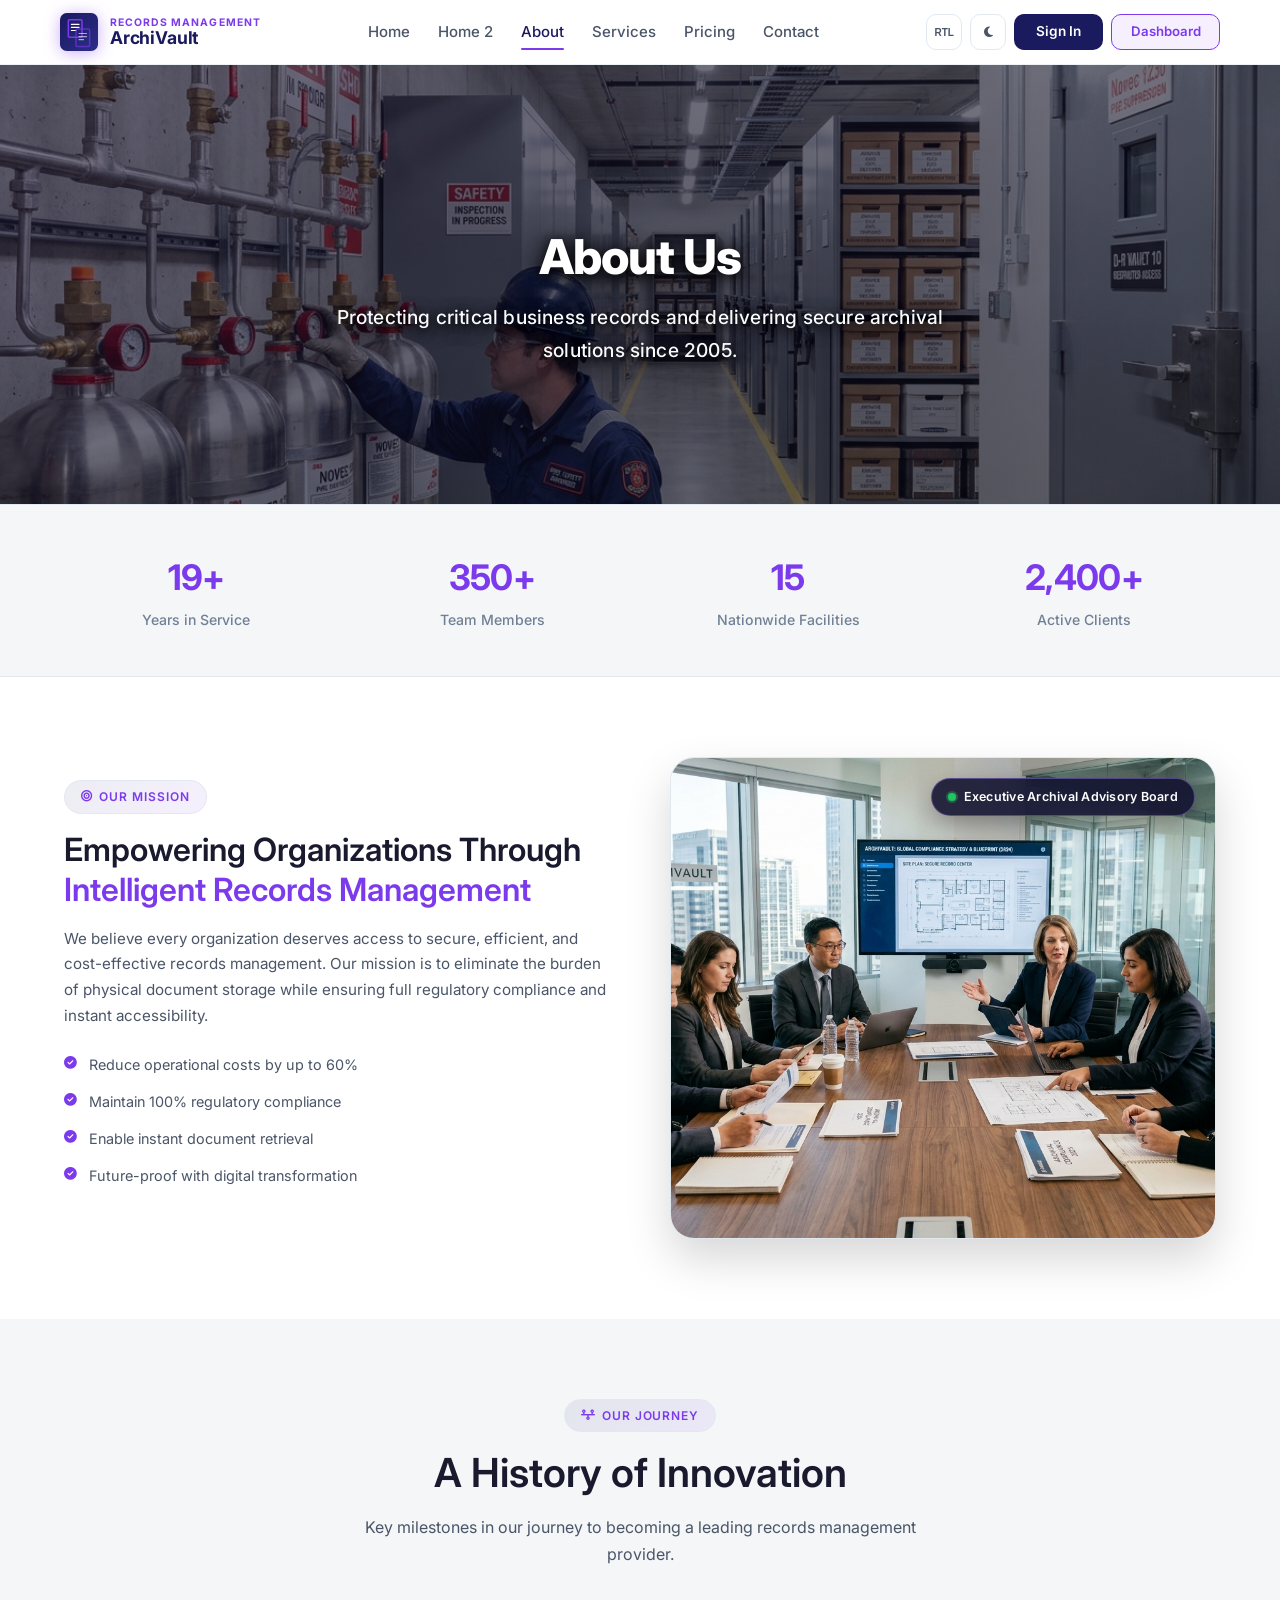
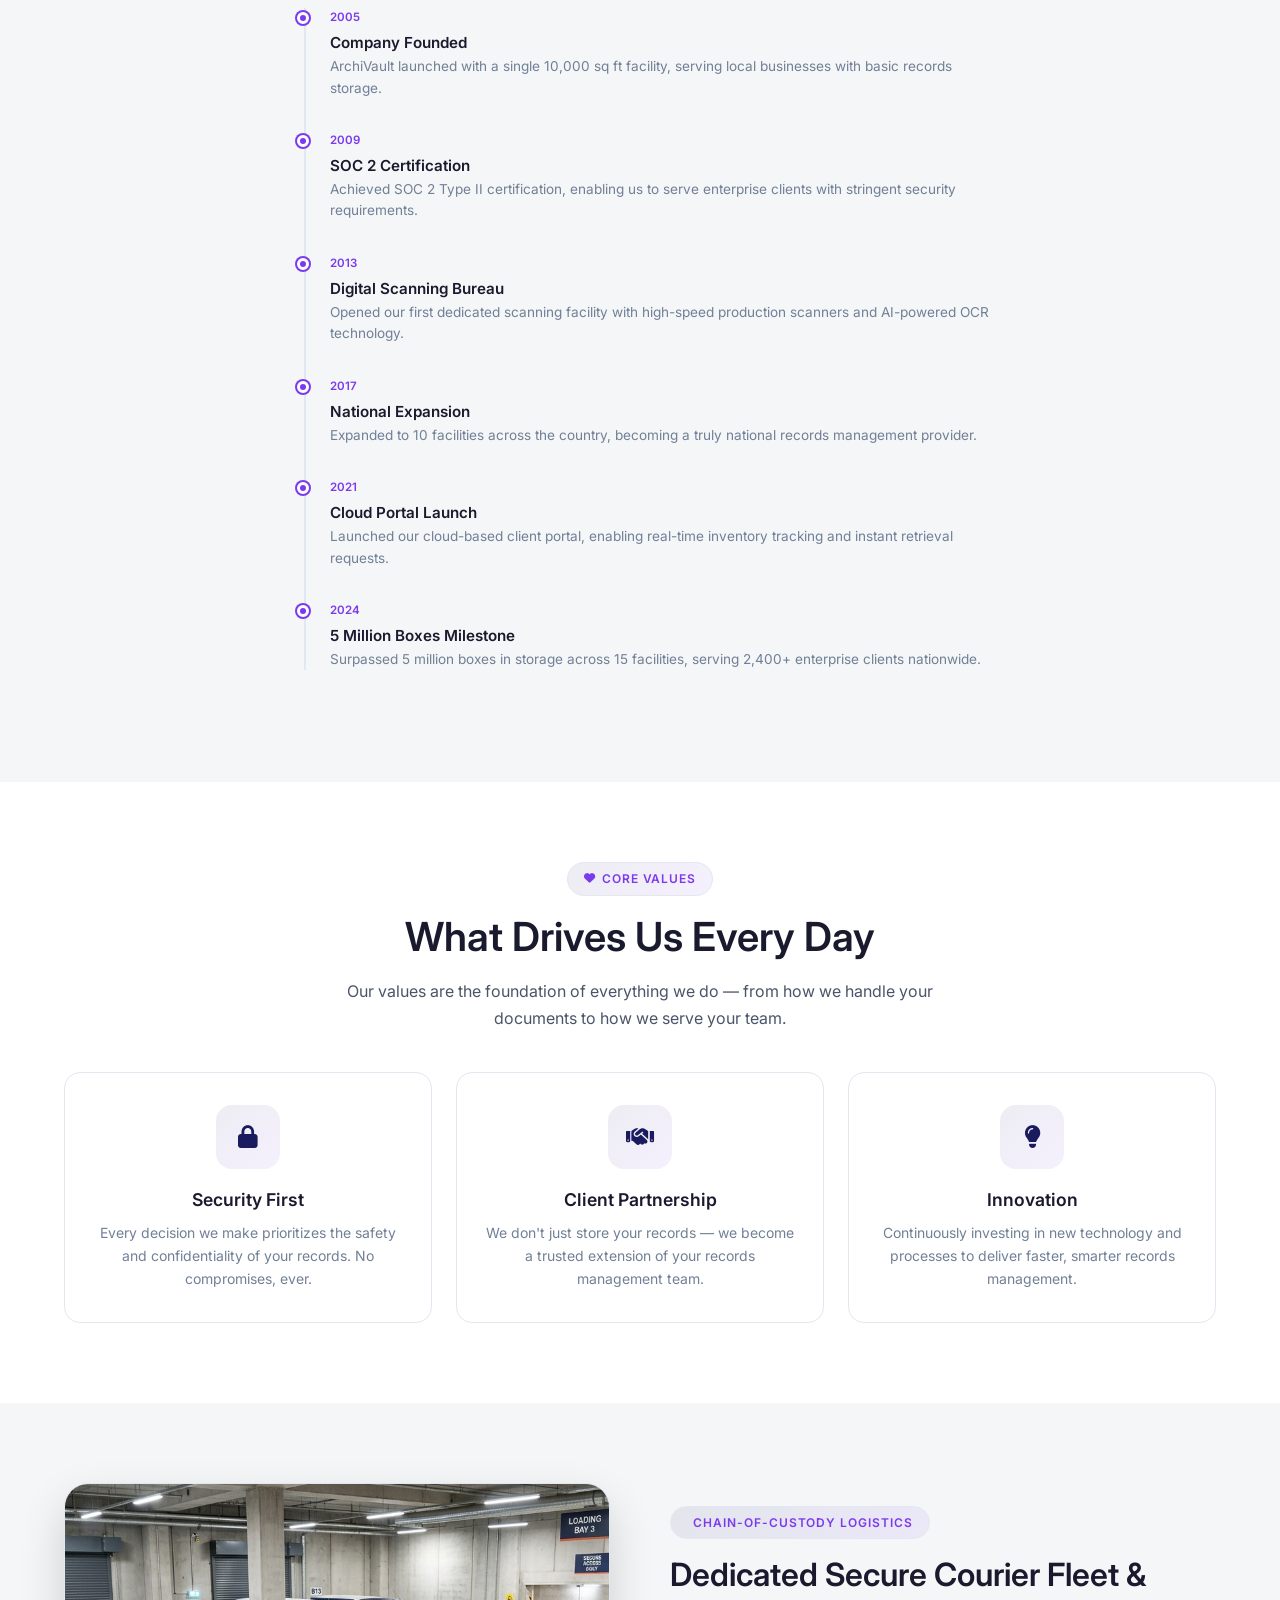
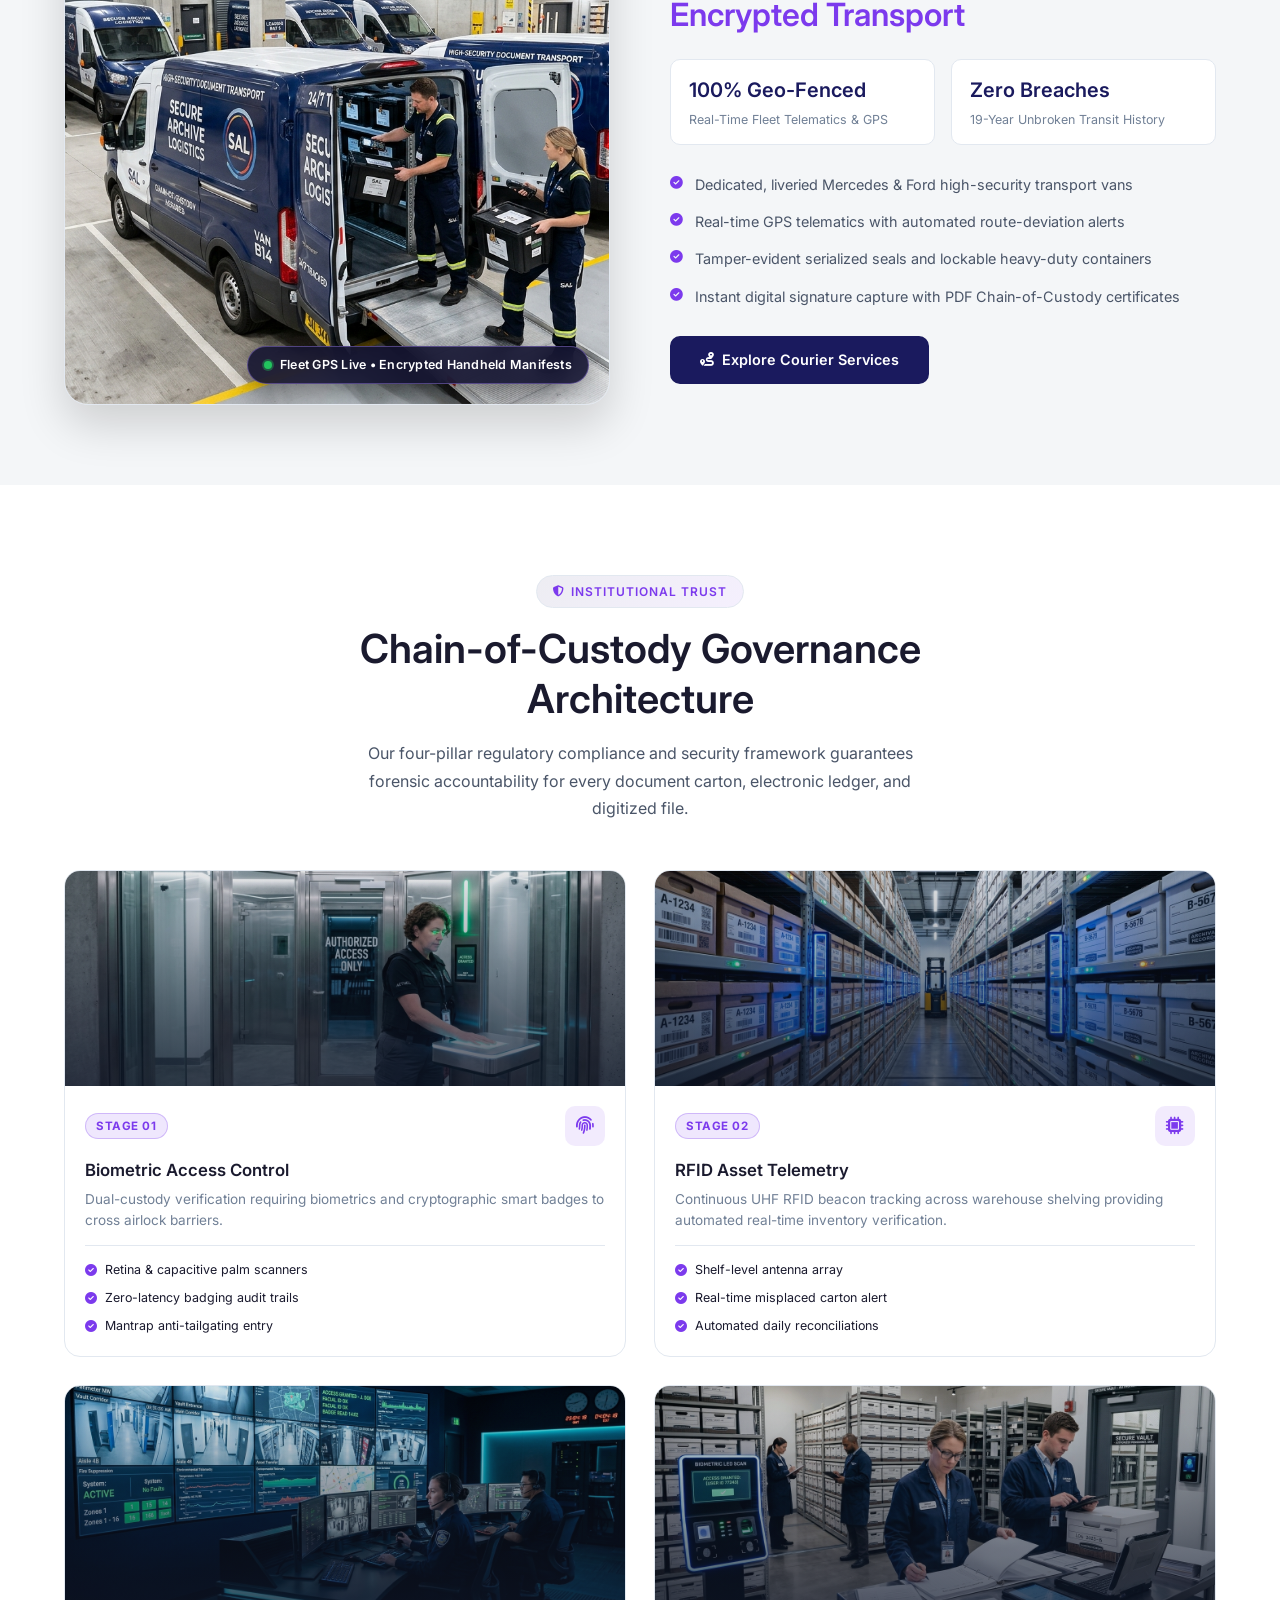
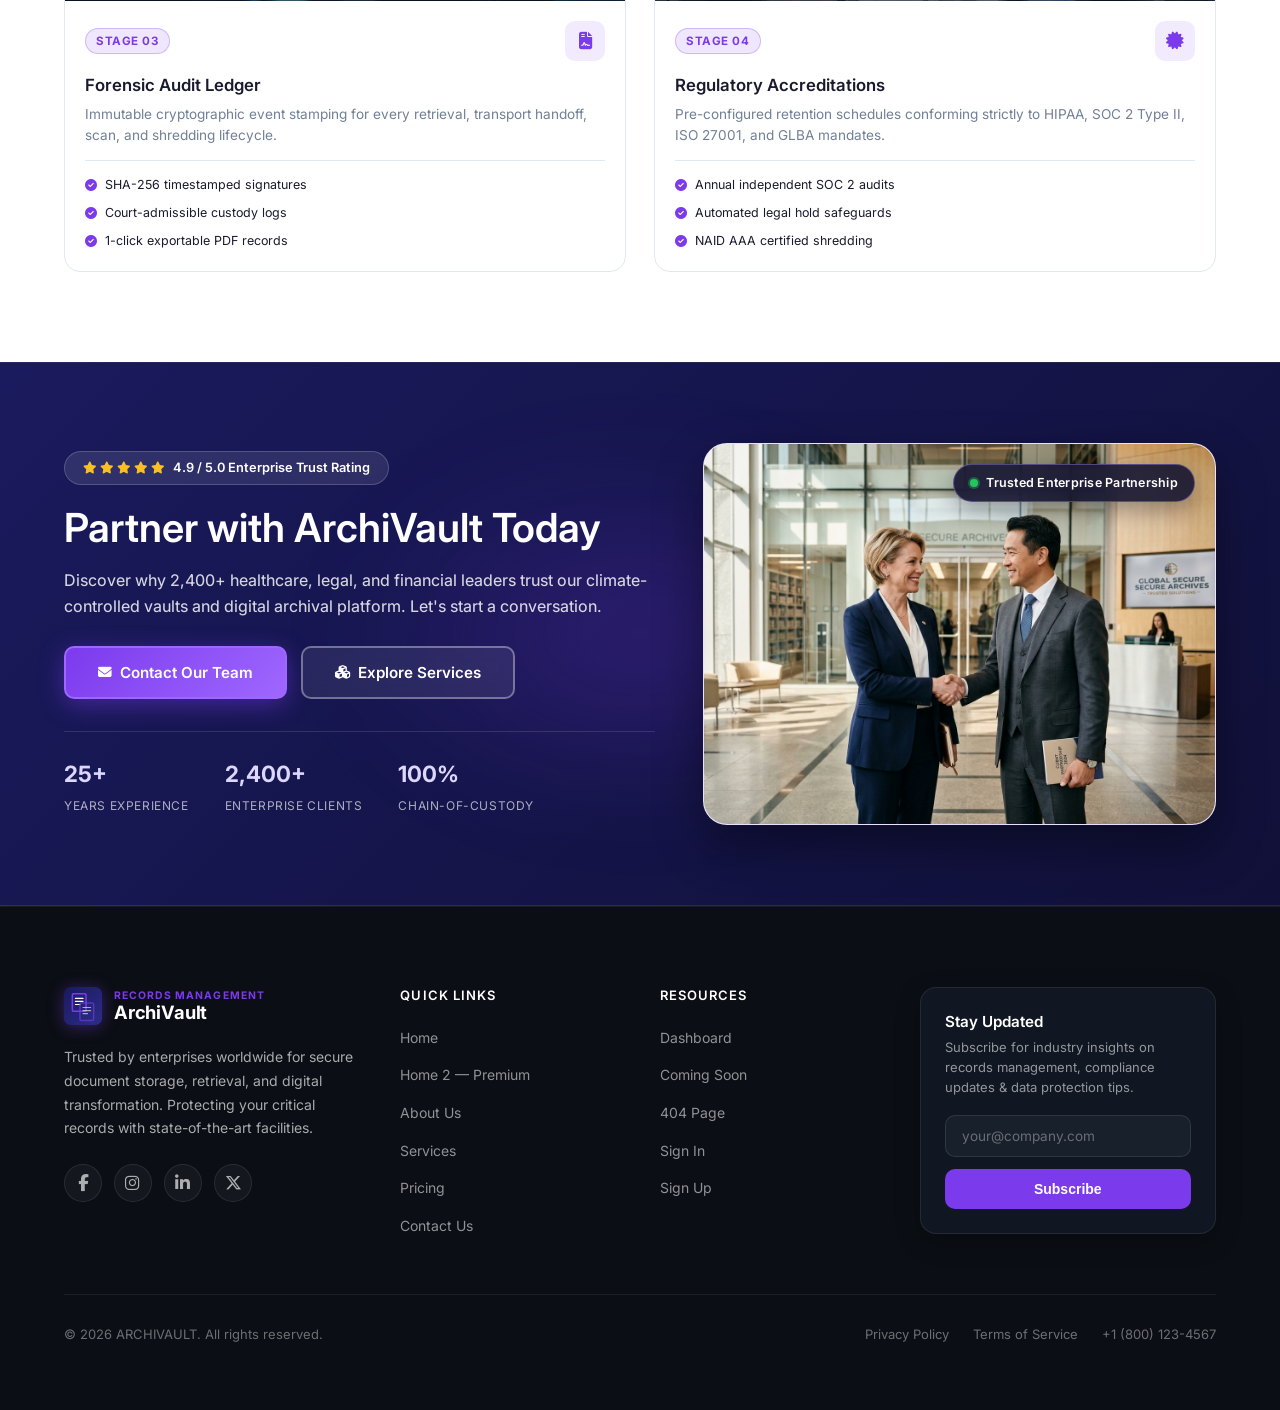
<file: about.html>
<!DOCTYPE html>
<html lang="en" dir="ltr" id="root-html">
<head>
    <meta charset="UTF-8">
    <meta name="viewport" content="width=device-width, initial-scale=1.0">
    <title>About Us | ArchiVault — Records Management & Storage</title>
    <meta name="description" content="Learn about ArchiVault's mission, history, and commitment to providing secure, compliant, and efficient records management solutions for enterprises worldwide.">
    <link rel="icon" href="favicon.svg" type="image/svg+xml">
    <link rel="preconnect" href="https://fonts.googleapis.com">
    <link rel="preconnect" href="https://fonts.gstatic.com" crossorigin>
    <link href="https://fonts.googleapis.com/css2?family=Inter:wght@400;500;600;700&display=swap" rel="stylesheet">
    <link rel="stylesheet" href="https://cdnjs.cloudflare.com/ajax/libs/font-awesome/6.5.1/css/all.min.css">
    <link rel="stylesheet" href="style.css?v=12.6">
    <script>
        (function(){try{if(localStorage.getItem('av-dark')==='1'){document.documentElement.classList.add('dark')}if(localStorage.getItem('av-rtl')==='1'){document.documentElement.setAttribute('dir','rtl')}}catch(e){}})();
    </script>
</head>
<body>

<div id="navbar-placeholder"></div>

<main>
    <!-- Page Header -->
    <section class="page-header about-header">
        <div class="container">
            <h1>About Us</h1>
            <p>Protecting critical business records and delivering secure archival solutions since 2005.</p>
        </div>
    </section>

    <!-- Stats Bar -->
    <section class="stats-bar">
        <div class="container">
            <div class="stats-grid">
                <div class="stat-item fade-up">
                    <div class="stat-number" data-count="19" data-suffix="+">0</div>
                    <div class="stat-label">Years in Service</div>
                </div>
                <div class="stat-item fade-up">
                    <div class="stat-number" data-count="350" data-suffix="+">0</div>
                    <div class="stat-label">Team Members</div>
                </div>
                <div class="stat-item fade-up">
                    <div class="stat-number" data-count="15">0</div>
                    <div class="stat-label">Nationwide Facilities</div>
                </div>
                <div class="stat-item fade-up">
                    <div class="stat-number" data-count="2400" data-suffix="+">0</div>
                    <div class="stat-label">Active Clients</div>
                </div>
            </div>
        </div>
    </section>

    <!-- Mission & Vision -->
    <section class="section">
        <div class="container">
            <div class="split-section">
                <div class="split-content slide-left">
                    <div class="section-badge"><i class="fas fa-bullseye"></i> Our Mission</div>
                    <h2>Empowering Organizations Through <span style="color:var(--secondary);">Intelligent Records Management</span></h2>
                    <p>We believe every organization deserves access to secure, efficient, and cost-effective records management. Our mission is to eliminate the burden of physical document storage while ensuring full regulatory compliance and instant accessibility.</p>
                    <div class="feature-checklist">
                        <div class="feature-check"><i class="fas fa-check-circle"></i> Reduce operational costs by up to 60%</div>
                        <div class="feature-check"><i class="fas fa-check-circle"></i> Maintain 100% regulatory compliance</div>
                        <div class="feature-check"><i class="fas fa-check-circle"></i> Enable instant document retrieval</div>
                        <div class="feature-check"><i class="fas fa-check-circle"></i> Future-proof with digital transformation</div>
                    </div>
                </div>
                <div class="image-showcase-card slide-right">
                    <img src="assets/images/archival-consulting-team.jpg" alt="ArchiVault executive archival consulting team">
                    <div class="image-badge-overlay top-right">
                        <span class="badge-dot green"></span> Executive Archival Advisory Board
                    </div>
                </div>
            </div>
        </div>
    </section>




    <!-- Timeline -->
    <section class="section section-alt">
        <div class="container text-center">
            <div class="section-badge fade-up"><i class="fas fa-timeline"></i> Our Journey</div>
            <h2 class="section-title fade-up">A History of Innovation</h2>
            <p class="section-desc fade-up">Key milestones in our journey to becoming a leading records management provider.</p>
            <div class="timeline fade-up">
                <div class="timeline-item">
                    <div class="timeline-dot"></div>
                    <div class="timeline-year">2005</div>
                    <h4>Company Founded</h4>
                    <p>ArchiVault launched with a single 10,000 sq ft facility, serving local businesses with basic records storage.</p>
                </div>
                <div class="timeline-item">
                    <div class="timeline-dot"></div>
                    <div class="timeline-year">2009</div>
                    <h4>SOC 2 Certification</h4>
                    <p>Achieved SOC 2 Type II certification, enabling us to serve enterprise clients with stringent security requirements.</p>
                </div>
                <div class="timeline-item">
                    <div class="timeline-dot"></div>
                    <div class="timeline-year">2013</div>
                    <h4>Digital Scanning Bureau</h4>
                    <p>Opened our first dedicated scanning facility with high-speed production scanners and AI-powered OCR technology.</p>
                </div>
                <div class="timeline-item">
                    <div class="timeline-dot"></div>
                    <div class="timeline-year">2017</div>
                    <h4>National Expansion</h4>
                    <p>Expanded to 10 facilities across the country, becoming a truly national records management provider.</p>
                </div>
                <div class="timeline-item">
                    <div class="timeline-dot"></div>
                    <div class="timeline-year">2021</div>
                    <h4>Cloud Portal Launch</h4>
                    <p>Launched our cloud-based client portal, enabling real-time inventory tracking and instant retrieval requests.</p>
                </div>
                <div class="timeline-item">
                    <div class="timeline-dot"></div>
                    <div class="timeline-year">2024</div>
                    <h4>5 Million Boxes Milestone</h4>
                    <p>Surpassed 5 million boxes in storage across 15 facilities, serving 2,400+ enterprise clients nationwide.</p>
                </div>
            </div>
        </div>
    </section>

    <!-- Values -->
    <section class="section">
        <div class="container text-center">
            <div class="section-badge fade-up"><i class="fas fa-heart"></i> Core Values</div>
            <h2 class="section-title fade-up">What Drives Us Every Day</h2>
            <p class="section-desc fade-up">Our values are the foundation of everything we do — from how we handle your documents to how we serve your team.</p>
            <div class="services-grid values-grid">
                <div class="service-card fade-up">
                    <div class="service-icon"><i class="fas fa-lock"></i></div>
                    <h3>Security First</h3>
                    <p>Every decision we make prioritizes the safety and confidentiality of your records. No compromises, ever.</p>
                </div>
                <div class="service-card fade-up">
                    <div class="service-icon"><i class="fas fa-handshake"></i></div>
                    <h3>Client Partnership</h3>
                    <p>We don't just store your records — we become a trusted extension of your records management team.</p>
                </div>
                <div class="service-card fade-up">
                    <div class="service-icon"><i class="fas fa-lightbulb"></i></div>
                    <h3>Innovation</h3>
                    <p>Continuously investing in new technology and processes to deliver faster, smarter records management.</p>
                </div>
            </div>
        </div>
    </section>

    <!-- Showcase: Certified Chain-of-Custody Courier Fleet -->
    <section class="section section-alt">
        <div class="container">
            <div class="split-section reverse">
                <div class="split-content slide-left">
                    <div class="section-badge"><i class="fas fa-truck-shield"></i> Chain-of-Custody Logistics</div>
                    <h2>Dedicated Secure Courier Fleet & <span style="color:var(--secondary);">Encrypted Transport</span></h2>

                    <div class="feature-mini-metrics">
                        <div class="feature-mini-metric">
                            <strong>100% Geo-Fenced</strong>
                            <span>Real-Time Fleet Telematics & GPS</span>
                        </div>
                        <div class="feature-mini-metric">
                            <strong>Zero Breaches</strong>
                            <span>19-Year Unbroken Transit History</span>
                        </div>
                    </div>
                    <div class="feature-checklist">
                        <div class="feature-check"><i class="fas fa-check-circle"></i> Dedicated, liveried Mercedes & Ford high-security transport vans</div>
                        <div class="feature-check"><i class="fas fa-check-circle"></i> Real-time GPS telematics with automated route-deviation alerts</div>
                        <div class="feature-check"><i class="fas fa-check-circle"></i> Tamper-evident serialized seals and lockable heavy-duty containers</div>
                        <div class="feature-check"><i class="fas fa-check-circle"></i> Instant digital signature capture with PDF Chain-of-Custody certificates</div>
                    </div>
                    <a href="services.html" class="btn btn-primary"><i class="fas fa-route"></i> Explore Courier Services</a>
                </div>
                <div class="image-showcase-card courier-fleet-card slide-right">
                    <img src="assets/images/secure-courier-fleet.jpg" alt="ArchiVault secure document courier fleet in loading dock terminal">
                    <div class="image-badge-overlay bottom-right">
                        <span class="badge-dot green"></span> Fleet GPS Live • Encrypted Handheld Manifests
                    </div>
                </div>
            </div>
        </div>
    </section>

    <!-- 4-Card Section: Chain-of-Custody Governance & Compliance Architecture -->
    <section class="audit-governance-section">
        <div class="container">
            <div class="text-center" style="max-width: 780px; margin: 0 auto 48px;">
                <div class="section-badge fade-up"><i class="fas fa-shield-halved"></i> Institutional Trust</div>
                <h2 class="section-title fade-up">Chain-of-Custody Governance Architecture</h2>
                <p class="section-desc fade-up">Our four-pillar regulatory compliance and security framework guarantees forensic accountability for every document carton, electronic ledger, and digitized file.</p>
            </div>

            <!-- 4-Card Stage Grid -->
            <div class="audit-stages-grid">
                <div class="audit-stage-card fade-up">
                    <div class="audit-stage-media">
                        <img src="assets/images/stage-biometric-mantrap.jpg" alt="Biometric palm and retina airlock mantrap access control scanner" loading="lazy">
                        <div class="audit-stage-media-overlay"></div>
                    </div>
                    <div class="audit-stage-body">
                        <div class="card-top-row">
                            <span class="audit-stage-badge">Stage 01</span>
                            <div class="audit-stage-icon"><i class="fas fa-fingerprint"></i></div>
                        </div>
                        <h3>Biometric Access Control</h3>
                        <p>Dual-custody verification requiring biometrics and cryptographic smart badges to cross airlock barriers.</p>
                        <div class="audit-spec-list">
                            <div class="audit-spec-item"><i class="fas fa-circle-check"></i> Retina & capacitive palm scanners</div>
                            <div class="audit-spec-item"><i class="fas fa-circle-check"></i> Zero-latency badging audit trails</div>
                            <div class="audit-spec-item"><i class="fas fa-circle-check"></i> Mantrap anti-tailgating entry</div>
                        </div>
                    </div>
                </div>

                <div class="audit-stage-card fade-up">
                    <div class="audit-stage-media">
                        <img src="assets/images/stage-rfid-sensor-aisle.jpg" alt="Continuous UHF RFID antenna arrays scanning rows of archival storage cartons" loading="lazy">
                        <div class="audit-stage-media-overlay"></div>
                    </div>
                    <div class="audit-stage-body">
                        <div class="card-top-row">
                            <span class="audit-stage-badge">Stage 02</span>
                            <div class="audit-stage-icon"><i class="fas fa-microchip"></i></div>
                        </div>
                        <h3>RFID Asset Telemetry</h3>
                        <p>Continuous UHF RFID beacon tracking across warehouse shelving providing automated real-time inventory verification.</p>
                        <div class="audit-spec-list">
                            <div class="audit-spec-item"><i class="fas fa-circle-check"></i> Shelf-level antenna array</div>
                            <div class="audit-spec-item"><i class="fas fa-circle-check"></i> Real-time misplaced carton alert</div>
                            <div class="audit-spec-item"><i class="fas fa-circle-check"></i> Automated daily reconciliations</div>
                        </div>
                    </div>
                </div>

                <div class="audit-stage-card fade-up">
                    <div class="audit-stage-media">
                        <img src="assets/images/security-operations-center.jpg" alt="Forensic cryptographic audit ledger monitoring terminal and tamper logging" loading="lazy">
                        <div class="audit-stage-media-overlay"></div>
                    </div>
                    <div class="audit-stage-body">
                        <div class="card-top-row">
                            <span class="audit-stage-badge">Stage 03</span>
                            <div class="audit-stage-icon"><i class="fas fa-file-contract"></i></div>
                        </div>
                        <h3>Forensic Audit Ledger</h3>
                        <p>Immutable cryptographic event stamping for every retrieval, transport handoff, scan, and shredding lifecycle.</p>
                        <div class="audit-spec-list">
                            <div class="audit-spec-item"><i class="fas fa-circle-check"></i> SHA-256 timestamped signatures</div>
                            <div class="audit-spec-item"><i class="fas fa-circle-check"></i> Court-admissible custody logs</div>
                            <div class="audit-spec-item"><i class="fas fa-circle-check"></i> 1-click exportable PDF records</div>
                        </div>
                    </div>
                </div>

                <div class="audit-stage-card fade-up">
                    <div class="audit-stage-media">
                        <img src="assets/images/security-audit-vault-room.jpg" alt="Regulatory compliance inspection and institutional audit vault chamber" loading="lazy">
                        <div class="audit-stage-media-overlay"></div>
                    </div>
                    <div class="audit-stage-body">
                        <div class="card-top-row">
                            <span class="audit-stage-badge">Stage 04</span>
                            <div class="audit-stage-icon"><i class="fas fa-certificate"></i></div>
                        </div>
                        <h3>Regulatory Accreditations</h3>
                        <p>Pre-configured retention schedules conforming strictly to HIPAA, SOC 2 Type II, ISO 27001, and GLBA mandates.</p>
                        <div class="audit-spec-list">
                            <div class="audit-spec-item"><i class="fas fa-circle-check"></i> Annual independent SOC 2 audits</div>
                            <div class="audit-spec-item"><i class="fas fa-circle-check"></i> Automated legal hold safeguards</div>
                            <div class="audit-spec-item"><i class="fas fa-circle-check"></i> NAID AAA certified shredding</div>
                        </div>
                    </div>
                </div>
            </div>
        </div>
    </section>

    <!-- CTA: Heritage & Partnership Banner with Image on Right -->
    <section class="cta-about-wrap">
        <div class="container">
            <div class="cta-about-grid">
                <div class="cta-about-inner slide-left">
                    <div class="cta-rating-pill">
                        <span class="stars">
                            <i class="fas fa-star"></i><i class="fas fa-star"></i><i class="fas fa-star"></i><i class="fas fa-star"></i><i class="fas fa-star"></i>
                        </span>
                        <span>4.9 / 5.0 Enterprise Trust Rating</span>
                    </div>
                    <h2>Partner with ArchiVault Today</h2>
                    <p>Discover why 2,400+ healthcare, legal, and financial leaders trust our climate-controlled vaults and digital archival platform. Let's start a conversation.</p>
                    <div class="cta-actions">
                        <a href="contact.html" class="btn btn-primary btn-lg"><i class="fas fa-envelope"></i> Contact Our Team</a>
                        <a href="services.html" class="btn btn-secondary btn-lg"><i class="fas fa-cubes"></i> Explore Services</a>
                    </div>
                    <div class="cta-stats-row">
                        <div class="cta-mini-stat">
                            <strong>25+</strong>
                            <span>Years Experience</span>
                        </div>
                        <div class="cta-mini-stat">
                            <strong>2,400+</strong>
                            <span>Enterprise Clients</span>
                        </div>
                        <div class="cta-mini-stat">
                            <strong>100%</strong>
                            <span>Chain-of-Custody</span>
                        </div>
                    </div>
                </div>
                <div class="image-showcase-card slide-right">
                    <img src="assets/images/enterprise-partner-handshake.jpg" alt="Enterprise corporate client partnership in ArchiVault headquarters">
                    <div class="image-badge-overlay top-right">
                        <span class="badge-dot green"></span> Trusted Enterprise Partnership
                    </div>
                </div>
            </div>
        </div>
    </section>
</main>

<div id="footer-placeholder"></div>

<script src="components.js?v=5.6"></script>
</body>
</html>
</file>
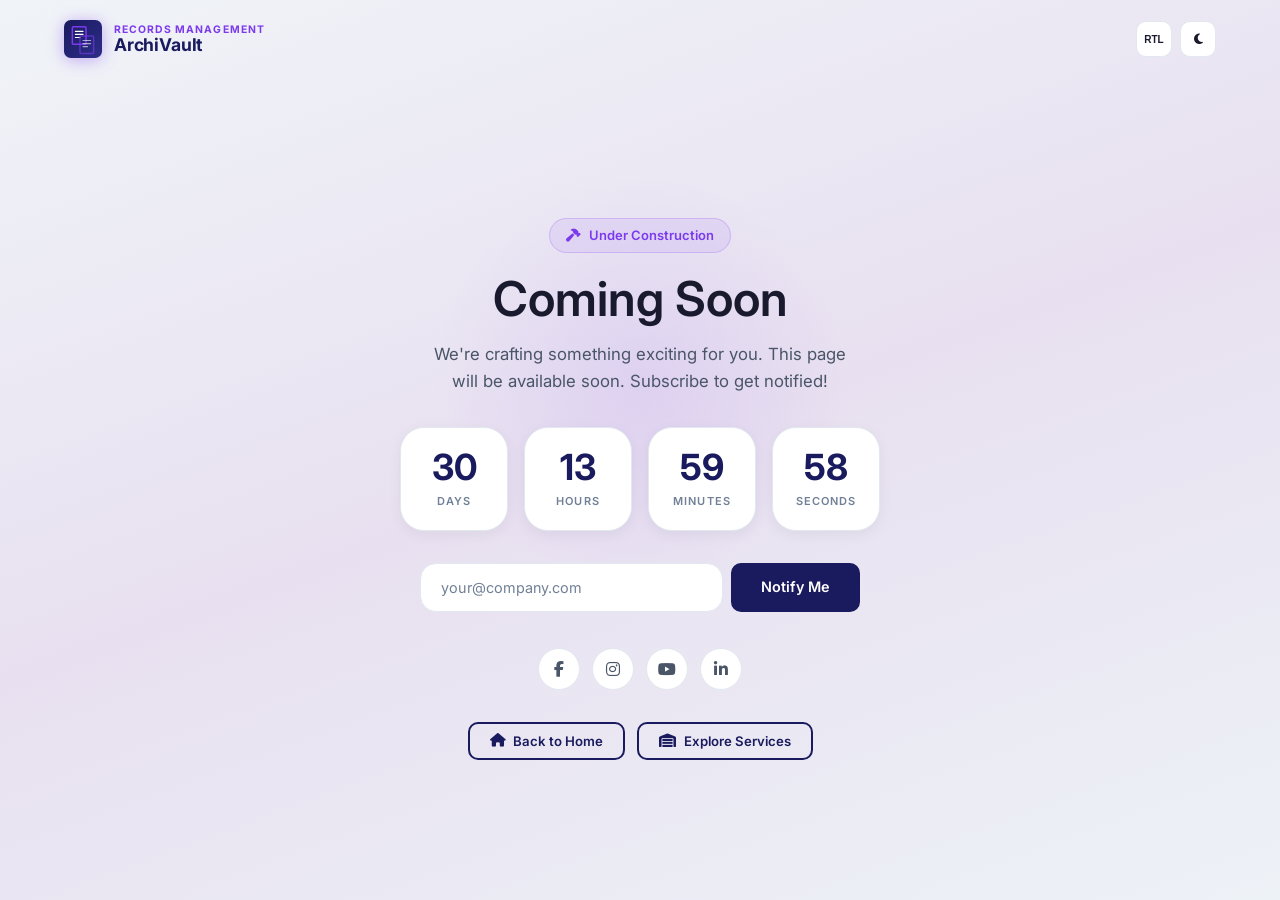
<file: coming-soon.html>
<!DOCTYPE html>
<html lang="en" dir="ltr" id="root-html">
<head>
    <meta charset="UTF-8">
    <meta name="viewport" content="width=device-width, initial-scale=1.0">
    <title>Coming Soon | ArchiVault — Records Management & Storage</title>
    <meta name="description" content="This page is coming soon. Subscribe for updates on new features and services from ArchiVault.">
    <link rel="icon" href="favicon.svg" type="image/svg+xml">
    <link rel="preconnect" href="https://fonts.googleapis.com">
    <link rel="preconnect" href="https://fonts.gstatic.com" crossorigin>
    <link href="https://fonts.googleapis.com/css2?family=Inter:wght@400;500;600;700&display=swap" rel="stylesheet">
    <link rel="stylesheet" href="https://cdnjs.cloudflare.com/ajax/libs/font-awesome/6.5.1/css/all.min.css">
    <link rel="stylesheet" href="style.css?v=5.6">
    <script>
        (function(){try{if(localStorage.getItem('av-dark')==='1'){document.documentElement.classList.add('dark')}if(localStorage.getItem('av-rtl')==='1'){document.documentElement.setAttribute('dir','rtl')}}catch(e){}})();
    </script>
</head>
<body class="fullscreen-page">

<!-- Top Bar -->
<div class="fullscreen-topbar">
    <a href="index.html" class="nav-logo" aria-label="ArchiVault Home">
        <svg width="38" height="38" viewBox="0 0 100 100" fill="none" xmlns="http://www.w3.org/2000/svg">
            <defs><linearGradient id="logoBg" x1="0%" y1="0%" x2="100%" y2="100%"><stop offset="0%" stop-color="#1A1A5E"/><stop offset="100%" stop-color="#2D2D8A"/></linearGradient></defs>
            <rect width="100" height="100" rx="18" fill="url(#logoBg)"/>
            <rect x="22" y="18" width="36" height="46" rx="3" fill="none" stroke="#7C3AED" stroke-width="4"/>
            <path d="M30 30 L50 30 M30 38 L50 38 M30 46 L42 46" stroke="white" stroke-width="3" stroke-linecap="round"/>
            <rect x="42" y="42" width="36" height="46" rx="3" fill="none" stroke="#7C3AED" stroke-width="4" opacity="0.6"/>
            <path d="M50 54 L70 54 M50 62 L70 62 M50 70 L62 70" stroke="white" stroke-width="3" stroke-linecap="round" opacity="0.6"/>
        </svg>
        <div class="nav-logo-text">
            <span class="brand-top">Records Management</span>
            <span class="brand-bottom">ArchiVault</span>
        </div>
    </a>
    <div style="display:flex;gap:0.5rem;align-items:center;">
        <button onclick="toggleDir()" class="auth-toggle-btn" title="Toggle Direction" aria-label="Toggle layout direction">
            <span class="dir-label" style="font-size:0.625rem;font-weight:700;">LTR</span>
        </button>
        <button onclick="toggleTheme()" class="auth-toggle-btn" title="Toggle Theme" aria-label="Toggle dark mode">
            <span class="theme-icon-wrap"><i class="fas fa-moon"></i></span>
        </button>
    </div>
</div>

<!-- Content -->
<div class="fullscreen-content">
    <div style="position:relative;max-width:540px;width:100%;min-width:0;margin:0 auto;">
        <!-- Ambient radial glow -->
        <div style="position:absolute;top:30%;left:50%;transform:translate(-50%,-50%);width:min(450px, 90vw);height:min(450px, 90vw);background:radial-gradient(circle,rgba(124,58,237,0.1),transparent 65%);border-radius:50%;pointer-events:none;"></div>

        <div style="position:relative;z-index:2;width:100%;min-width:0;">
            <div class="section-label" style="justify-content:center;margin-bottom:1rem;">
                <i class="fas fa-hammer"></i> Under Construction
            </div>
            <h1 class="coming-title">Coming Soon</h1>
            <p class="coming-desc">
                We're crafting something exciting for you. This page will be available soon. Subscribe to get notified!
            </p>

            <!-- Countdown -->
            <div class="countdown-grid" id="countdown" aria-label="Launch countdown timer">
                <div class="countdown-item">
                    <div class="countdown-value" id="cd-days">30</div>
                    <div class="countdown-label">Days</div>
                </div>
                <div class="countdown-item">
                    <div class="countdown-value" id="cd-hours">14</div>
                    <div class="countdown-label">Hours</div>
                </div>
                <div class="countdown-item">
                    <div class="countdown-value" id="cd-mins">36</div>
                    <div class="countdown-label">Minutes</div>
                </div>
                <div class="countdown-item">
                    <div class="countdown-value" id="cd-secs">52</div>
                    <div class="countdown-label">Seconds</div>
                </div>
            </div>

            <!-- Subscribe Form -->
            <form class="subscribe-form" onsubmit="event.preventDefault(); alert('Subscribed! We will notify you when this page launches.'); this.reset();">
                <input type="email" placeholder="your@company.com" aria-label="Email address for notifications" required>
                <button type="submit" class="btn btn-primary">Notify Me</button>
            </form>

            <!-- Social Links -->
            <div class="coming-socials">
                <a href="https://facebook.com" target="_blank" rel="noopener" class="coming-social-link" aria-label="Facebook"><i class="fab fa-facebook-f"></i></a>
                <a href="https://instagram.com" target="_blank" rel="noopener" class="coming-social-link" aria-label="Instagram"><i class="fab fa-instagram"></i></a>
                <a href="https://youtube.com" target="_blank" rel="noopener" class="coming-social-link" aria-label="YouTube"><i class="fab fa-youtube"></i></a>
                <a href="https://linkedin.com" target="_blank" rel="noopener" class="coming-social-link" aria-label="LinkedIn"><i class="fab fa-linkedin-in"></i></a>
            </div>

            <!-- Quick Action Links -->
            <div class="fullscreen-actions">
                <a href="index.html" class="btn btn-secondary btn-sm"><i class="fas fa-home"></i> Back to Home</a>
                <a href="services.html" class="btn btn-secondary btn-sm"><i class="fas fa-warehouse"></i> Explore Services</a>
            </div>
        </div>
    </div>
</div>

<script src="components.js?v=5.6"></script>
<script>
    document.addEventListener('DOMContentLoaded', function() {
        initAuthPage();

        // 30-day countdown timer
        const targetDate = new Date();
        targetDate.setDate(targetDate.getDate() + 30);
        targetDate.setHours(targetDate.getHours() + 14);

        function updateCountdown() {
            const now = new Date();
            const diff = targetDate - now;
            if (diff <= 0) return;

            const days = Math.floor(diff / (1000 * 60 * 60 * 24));
            const hours = Math.floor((diff % (1000 * 60 * 60 * 24)) / (1000 * 60 * 60));
            const mins = Math.floor((diff % (1000 * 60 * 60)) / (1000 * 60));
            const secs = Math.floor((diff % (1000 * 60)) / 1000);

            const dEl = document.getElementById('cd-days');
            const hEl = document.getElementById('cd-hours');
            const mEl = document.getElementById('cd-mins');
            const sEl = document.getElementById('cd-secs');

            if (dEl) dEl.textContent = String(days).padStart(2, '0');
            if (hEl) hEl.textContent = String(hours).padStart(2, '0');
            if (mEl) mEl.textContent = String(mins).padStart(2, '0');
            if (sEl) sEl.textContent = String(secs).padStart(2, '0');
        }

        updateCountdown();
        setInterval(updateCountdown, 1000);
    });
</script>
</body>
</html>
</file>
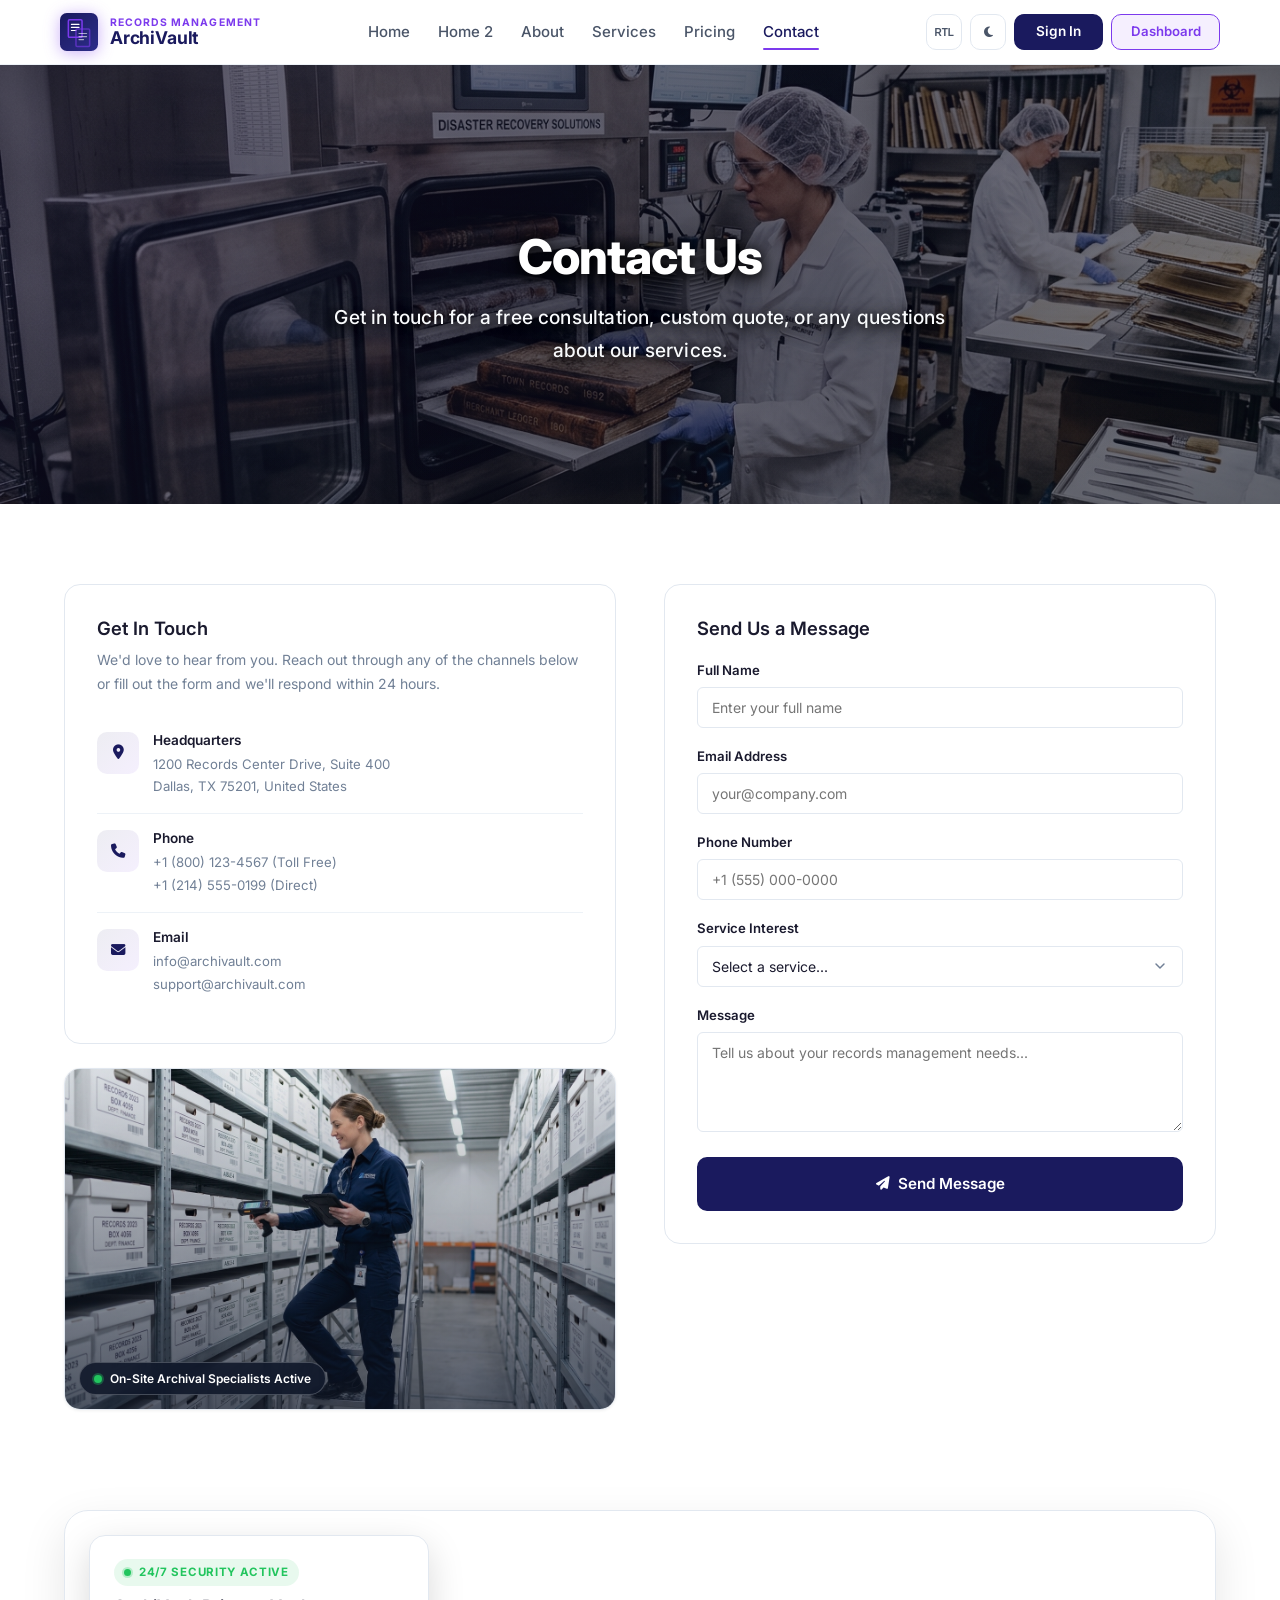
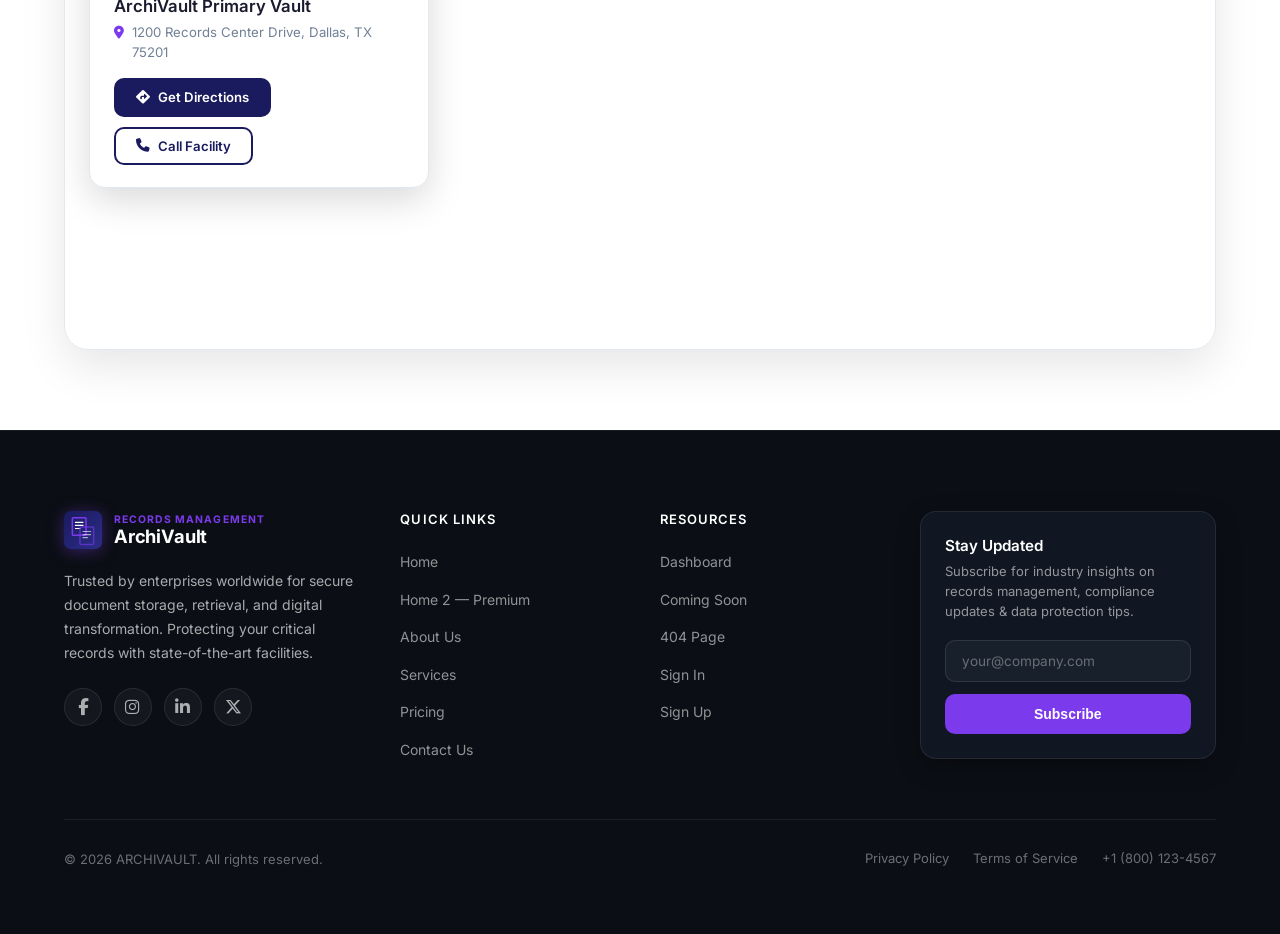
<file: contact.html>
<!DOCTYPE html>
<html lang="en" dir="ltr" id="root-html">
<head>
    <meta charset="UTF-8">
    <meta name="viewport" content="width=device-width, initial-scale=1.0">
    <title>Contact Us | ArchiVault — Records Management & Storage</title>
    <meta name="description" content="Get in touch with ArchiVault for a free records management consultation, custom quote, or to learn more about our secure storage and digitization services.">
    <link rel="icon" href="favicon.svg" type="image/svg+xml">
    <link rel="preconnect" href="https://fonts.googleapis.com">
    <link rel="preconnect" href="https://fonts.gstatic.com" crossorigin>
    <link href="https://fonts.googleapis.com/css2?family=Inter:wght@400;500;600;700&display=swap" rel="stylesheet">
    <link rel="stylesheet" href="https://cdnjs.cloudflare.com/ajax/libs/font-awesome/6.5.1/css/all.min.css">
    <link rel="stylesheet" href="style.css?v=12.6">
    <script>
        (function(){try{if(localStorage.getItem('av-dark')==='1'){document.documentElement.classList.add('dark')}if(localStorage.getItem('av-rtl')==='1'){document.documentElement.setAttribute('dir','rtl')}}catch(e){}})();
    </script>
</head>
<body>

<div id="navbar-placeholder"></div>

<main>
    <!-- Page Header -->
    <section class="page-header contact-header">
        <div class="container">
            <h1>Contact Us</h1>
            <p>Get in touch for a free consultation, custom quote, or any questions about our services.</p>
        </div>
    </section>

    <!-- Contact Grid -->
    <section class="section">
        <div class="container">
            <div class="contact-grid">
                <!-- Left Column: Info & Visual Support Card -->
                <div class="contact-left-col">
                    <!-- Contact Info -->
                    <div class="contact-info-card fade-up">
                        <h3 style="font-size:1.15rem;font-weight:600;margin-bottom:8px;">Get In Touch</h3>
                        <p style="font-size:0.875rem;color:var(--text-muted);margin-bottom:20px;">We'd love to hear from you. Reach out through any of the channels below or fill out the form and we'll respond within 24 hours.</p>

                        <div class="contact-info-item">
                            <div class="contact-info-icon"><i class="fas fa-location-dot"></i></div>
                            <div class="contact-info-text">
                                <h4>Headquarters</h4>
                                <p>1200 Records Center Drive, Suite 400<br>Dallas, TX 75201, United States</p>
                            </div>
                        </div>
                        <div class="contact-info-item">
                            <div class="contact-info-icon"><i class="fas fa-phone"></i></div>
                            <div class="contact-info-text">
                                <h4>Phone</h4>
                                <p>+1 (800) 123-4567 (Toll Free)<br>+1 (214) 555-0199 (Direct)</p>
                            </div>
                        </div>
                        <div class="contact-info-item">
                            <div class="contact-info-icon"><i class="fas fa-envelope"></i></div>
                            <div class="contact-info-text">
                                <h4>Email</h4>
                                <p>info@archivault.com<br>support@archivault.com</p>
                            </div>
                        </div>
                    </div>

                    <!-- Visual Facility & Support Card -->
                    <div class="contact-image-card fade-up">
                        <div class="contact-image-frame">
                            <img src="assets/images/contact-facility-support.jpg" alt="ArchiVault records management specialist conducting inventory audit in Dallas archival facility" loading="lazy">
                            <div class="contact-image-overlay"></div>
                            <div class="contact-image-badge">
                                <span class="badge-dot green"></span> On-Site Archival Specialists Active
                            </div>
                        </div>
                    </div>
                </div>

                <!-- Contact Form -->
                <div class="contact-form-card fade-up">
                    <h3 style="font-size:1.15rem;font-weight:600;margin-bottom:20px;">Send Us a Message</h3>
                    <form onsubmit="event.preventDefault(); alert('Thank you! Your message has been sent. Our team will respond within 24 hours.'); this.reset();">
                        <div class="form-group">
                            <label class="form-label" for="contact-name">Full Name</label>
                            <input type="text" id="contact-name" class="form-input" placeholder="Enter your full name" required>
                        </div>
                        <div class="form-group">
                            <label class="form-label" for="contact-email">Email Address</label>
                            <input type="email" id="contact-email" class="form-input" placeholder="your@company.com" required>
                        </div>
                        <div class="form-group">
                            <label class="form-label" for="contact-phone">Phone Number</label>
                            <input type="tel" id="contact-phone" class="form-input" placeholder="+1 (555) 000-0000">
                        </div>
                        <div class="form-group">
                            <label class="form-label" for="contact-service">Service Interest</label>
                            <select id="contact-service" class="form-input">
                                <option value="">Select a service...</option>
                                <option value="storage">Physical Records Storage</option>
                                <option value="retrieval">Document Retrieval</option>
                                <option value="scanning">Digital Scanning & OCR</option>
                                <option value="destruction">Secure Destruction</option>
                                <option value="compliance">Compliance Management</option>
                                <option value="other">Other / General Inquiry</option>
                            </select>
                        </div>
                        <div class="form-group">
                            <label class="form-label" for="contact-message">Message</label>
                            <textarea id="contact-message" class="form-input" placeholder="Tell us about your records management needs..." rows="4" required></textarea>
                        </div>
                        <button type="submit" class="btn btn-primary w-full btn-lg"><i class="fas fa-paper-plane"></i> Send Message</button>
                    </form>
                </div>
            </div>
        </div>
    </section>

    <!-- Live Interactive Map Section -->
    <section class="live-map-section">
        <div class="container">
            <div class="live-map-container">
                <iframe 
                    class="live-map-iframe"
                    src="https://maps.google.com/maps?q=1200+Main+St,+Dallas,+TX+75202&t=&z=14&ie=UTF8&iwloc=&output=embed" 
                    width="100%" 
                    height="440" 
                    style="border:0;" 
                    allowfullscreen="" 
                    loading="lazy" 
                    referrerpolicy="no-referrer-when-downgrade"
                    title="ArchiVault Primary Facility Live Map">
                </iframe>

                <!-- Floating Location Info Card -->
                <div class="map-floating-card fade-up">
                    <div class="map-card-badge">
                        <span class="live-status-dot"></span> 24/7 Security Active
                    </div>
                    <h4>ArchiVault Primary Vault</h4>
                    <p class="map-card-address"><i class="fas fa-location-dot"></i> 1200 Records Center Drive, Dallas, TX 75201</p>
                    <div class="map-card-actions">
                        <a href="https://maps.google.com/?q=1200+Main+St,+Dallas,+TX+75202" target="_blank" rel="noopener noreferrer" class="btn btn-primary btn-sm">
                            <i class="fas fa-diamond-turn-right"></i> Get Directions
                        </a>
                        <a href="tel:18005558285" class="btn btn-secondary btn-sm">
                            <i class="fas fa-phone"></i> Call Facility
                        </a>
                    </div>
                </div>
            </div>
        </div>
    </section>
</main>

<div id="footer-placeholder"></div>

<script src="components.js?v=5.6"></script>
</body>
</html>
</file>
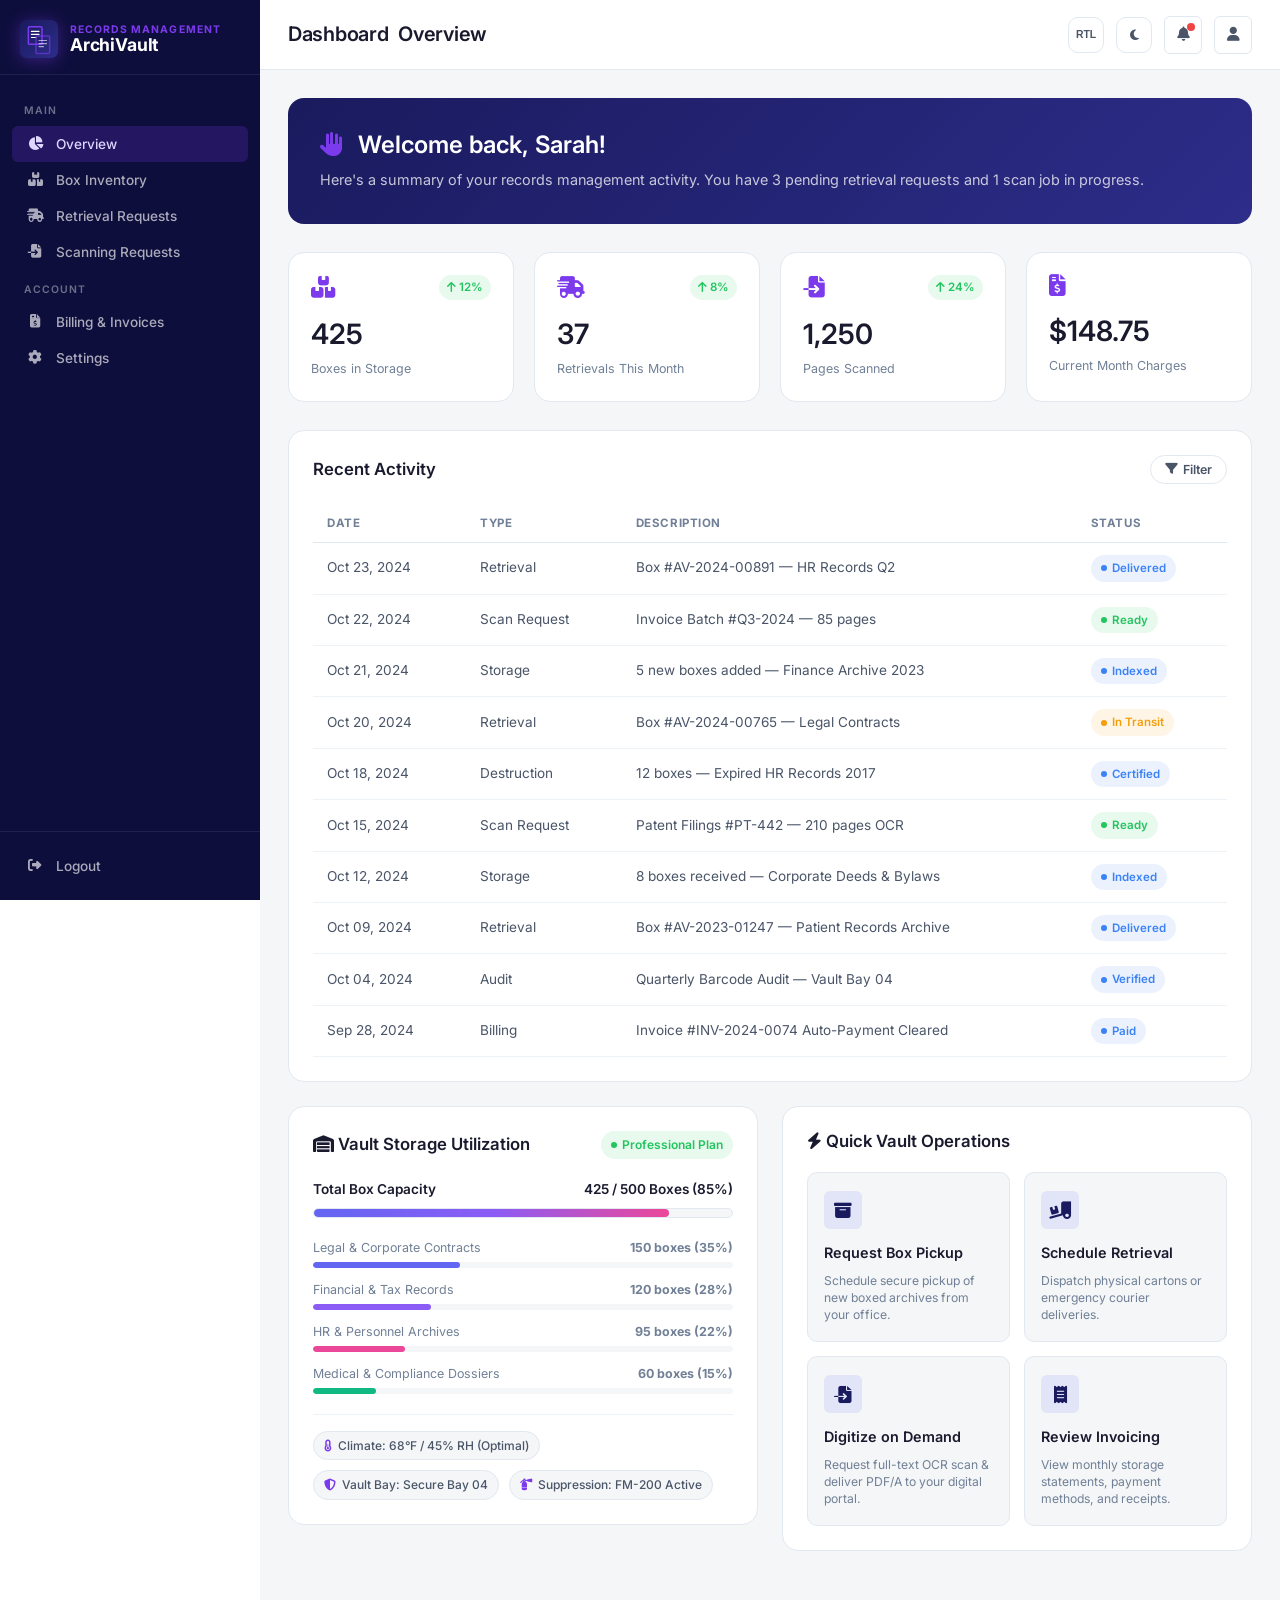
<file: dashboard.html>
<!DOCTYPE html>
<html lang="en" dir="ltr" id="root-html">
<head>
    <meta charset="UTF-8">
    <meta name="viewport" content="width=device-width, initial-scale=1.0">
    <title>Client Portal Dashboard — ArchiVault Records Management</title>
    <meta name="description" content="ArchiVault Client Portal: Track stored box inventory, request document retrieval, manage digital scanning requests, and review billing.">
    <link rel="icon" href="favicon.svg" type="image/svg+xml">
    <link rel="preconnect" href="https://fonts.googleapis.com">
    <link rel="preconnect" href="https://fonts.gstatic.com" crossorigin>
    <link href="https://fonts.googleapis.com/css2?family=Inter:wght@400;500;600;700&display=swap" rel="stylesheet">
    <link rel="stylesheet" href="https://cdnjs.cloudflare.com/ajax/libs/font-awesome/6.5.1/css/all.min.css">
    <link rel="stylesheet" href="style.css?v=12.6">
    <script>
        (function(){try{if(localStorage.getItem('av-dark')==='1'){document.documentElement.classList.add('dark')}if(localStorage.getItem('av-rtl')==='1'){document.documentElement.setAttribute('dir','rtl')}}catch(e){}})();
    </script>
    <style>
        .dark input[type="date"] { color-scheme: dark; }
    </style>
</head>
<body>

<div class="dash-layout">
    <!-- Sidebar Overlay (mobile) -->
    <div class="dash-sidebar-overlay" id="dashSidebarOverlay"></div>

    <!-- Sidebar -->
    <aside class="dash-sidebar" id="dashSidebar">
        <div class="dash-sidebar-header">
            <a href="index.html" class="nav-logo" aria-label="ArchiVault Home">
                <svg width="38" height="38" viewBox="0 0 100 100" fill="none" xmlns="http://www.w3.org/2000/svg">
                    <defs><linearGradient id="logoBg" x1="0%" y1="0%" x2="100%" y2="100%"><stop offset="0%" stop-color="#1A1A5E"/><stop offset="100%" stop-color="#2D2D8A"/></linearGradient></defs>
                    <rect width="100" height="100" rx="18" fill="url(#logoBg)"/>
                    <rect x="22" y="18" width="36" height="46" rx="3" fill="none" stroke="#7C3AED" stroke-width="4"/>
                    <path d="M30 30 L50 30 M30 38 L50 38 M30 46 L42 46" stroke="white" stroke-width="3" stroke-linecap="round"/>
                    <rect x="42" y="42" width="36" height="46" rx="3" fill="none" stroke="#7C3AED" stroke-width="4" opacity="0.6"/>
                    <path d="M50 54 L70 54 M50 62 L70 62 M50 70 L62 70" stroke="white" stroke-width="3" stroke-linecap="round" opacity="0.6"/>
                </svg>
                <div class="nav-logo-text">
                    <span class="brand-top">Records Management</span>
                    <span class="brand-bottom">ArchiVault</span>
                </div>
            </a>
        </div>

        <nav class="dash-sidebar-nav">
            <div class="dash-nav-label">Main</div>
            <button class="dash-nav-item active" data-tab="overview"><i class="fas fa-chart-pie"></i> Overview</button>
            <button class="dash-nav-item" data-tab="inventory"><i class="fas fa-boxes-stacked"></i> Box Inventory</button>
            <button class="dash-nav-item" data-tab="retrieval"><i class="fas fa-truck-fast"></i> Retrieval Requests</button>
            <button class="dash-nav-item" data-tab="scanning"><i class="fas fa-file-import"></i> Scanning Requests</button>

            <div class="dash-nav-label">Account</div>
            <button class="dash-nav-item" data-tab="billing"><i class="fas fa-file-invoice-dollar"></i> Billing & Invoices</button>
            <button class="dash-nav-item" data-tab="settings"><i class="fas fa-gear"></i> Settings</button>
        </nav>

        <div class="dash-sidebar-footer">
            <button type="button" class="dash-nav-item dash-logout-btn" id="logoutTriggerBtn"><i class="fas fa-right-from-bracket"></i> Logout</button>
        </div>
    </aside>

    <!-- Main Content -->
    <div class="dash-main">
        <!-- Header -->
        <header class="dash-header">
            <div class="dash-header-left">
                <button class="dash-mobile-toggle" id="dashMobileToggle" aria-label="Toggle sidebar">
                    <i class="fas fa-bars"></i>
                </button>
                <h1 class="dash-header-title" id="dashHeaderTitle"><span class="dash-title-prefix">Dashboard </span>Overview</h1>
            </div>
            <div class="dash-header-right">
                <button class="nav-icon-btn" id="rtlToggleNav" onclick="toggleDir()" aria-label="Toggle RTL" title="Toggle RTL">
                    <span class="dir-indicator" style="font-size:0.65rem;font-weight:700;">RTL</span>
                </button>
                <button class="nav-icon-btn" id="darkToggleNav" onclick="toggleTheme()" aria-label="Toggle dark mode" title="Toggle dark mode">
                    <i class="fas fa-moon"></i>
                </button>
                <div style="position:relative;">
                    <button class="dash-notif-btn" id="notifBtn" aria-label="Notifications">
                        <i class="fas fa-bell"></i>
                        <span class="dash-notif-dot"></span>
                    </button>
                    <div class="dash-notif-dropdown" id="notifDropdown">
                        <div class="dash-notif-header">
                            <h4>Notifications</h4>
                            <button style="background:none;border:none;color:var(--text-muted);cursor:pointer;font-size:0.75rem;" onclick="document.getElementById('notifDropdown').classList.remove('open')">Clear all</button>
                        </div>
                        <div class="dash-notif-list">
                            <div class="dash-notif-item">
                                <h5>Retrieval Completed</h5>
                                <p>Box #AV-2024-00891 has been delivered to your office.</p>
                                <div class="dash-notif-time">15 minutes ago</div>
                            </div>
                            <div class="dash-notif-item">
                                <h5>Scan Request Ready</h5>
                                <p>Digital copies for Invoice Batch #Q3-2024 are available for download.</p>
                                <div class="dash-notif-time">2 hours ago</div>
                            </div>
                            <div class="dash-notif-item">
                                <h5>New Invoice Generated</h5>
                                <p>Invoice #INV-2024-0087 for October storage has been created.</p>
                                <div class="dash-notif-time">Yesterday</div>
                            </div>
                            <div class="dash-notif-item">
                                <h5>Storage Capacity Alert</h5>
                                <p>You are at 85% of your plan's box limit (425/500 boxes).</p>
                                <div class="dash-notif-time">2 days ago</div>
                            </div>
                        </div>
                    </div>
                </div>
                <button class="dash-profile-btn" aria-label="Profile">
                    <i class="fas fa-user"></i>
                </button>
            </div>
        </header>

        <!-- Body -->
        <div class="dash-body">
            <!-- ============ TAB: OVERVIEW ============ -->
            <div class="dash-tab-content active" id="tab-overview">
                <!-- Welcome -->
                <div class="dash-welcome">
                    <h2><i class="fas fa-hand" style="margin-right:8px; color:var(--secondary);"></i> Welcome back, Sarah!</h2>
                    <p>Here's a summary of your records management activity. You have 3 pending retrieval requests and 1 scan job in progress.</p>
                </div>

                <!-- Metrics -->
                <div class="dash-metrics">
                    <div class="dash-metric-card">
                        <div class="dash-metric-header">
                            <div class="dash-metric-icon"><i class="fas fa-boxes-stacked"></i></div>
                            <span class="dash-metric-change up"><i class="fas fa-arrow-up"></i> 12%</span>
                        </div>
                        <div class="dash-metric-value">425</div>
                        <div class="dash-metric-label">Boxes in Storage</div>
                    </div>
                    <div class="dash-metric-card">
                        <div class="dash-metric-header">
                            <div class="dash-metric-icon"><i class="fas fa-truck-fast"></i></div>
                            <span class="dash-metric-change up"><i class="fas fa-arrow-up"></i> 8%</span>
                        </div>
                        <div class="dash-metric-value">37</div>
                        <div class="dash-metric-label">Retrievals This Month</div>
                    </div>
                    <div class="dash-metric-card">
                        <div class="dash-metric-header">
                            <div class="dash-metric-icon"><i class="fas fa-file-import"></i></div>
                            <span class="dash-metric-change up"><i class="fas fa-arrow-up"></i> 24%</span>
                        </div>
                        <div class="dash-metric-value">1,250</div>
                        <div class="dash-metric-label">Pages Scanned</div>
                    </div>
                    <div class="dash-metric-card">
                        <div class="dash-metric-header">
                            <div class="dash-metric-icon"><i class="fas fa-file-invoice-dollar"></i></div>
                        </div>
                        <div class="dash-metric-value">$148.75</div>
                        <div class="dash-metric-label">Current Month Charges</div>
                    </div>
                </div>

                <!-- Recent Activity -->
                <div class="dash-panel">
                    <div class="dash-panel-header">
                        <h3 class="dash-panel-title">Recent Activity</h3>
                        <button class="dash-hdr-pill-btn"><i class="fas fa-filter"></i> Filter</button>
                    </div>
                    <div class="dash-table-responsive">
                        <table class="dash-table-custom">
                            <thead>
                                <tr>
                                    <th>Date</th>
                                    <th>Type</th>
                                    <th>Description</th>
                                    <th>Status</th>
                                </tr>
                            </thead>
                            <tbody>
                                <tr>
                                    <td data-label="Date">Oct 23, 2024</td>
                                    <td data-label="Type">Retrieval</td>
                                    <td data-label="Description">Box #AV-2024-00891 — HR Records Q2</td>
                                    <td data-label="Status"><span class="dash-status completed"><span class="dash-status-dot"></span> Delivered</span></td>
                                </tr>
                                <tr>
                                    <td data-label="Date">Oct 22, 2024</td>
                                    <td data-label="Type">Scan Request</td>
                                    <td data-label="Description">Invoice Batch #Q3-2024 — 85 pages</td>
                                    <td data-label="Status"><span class="dash-status active"><span class="dash-status-dot"></span> Ready</span></td>
                                </tr>
                                <tr>
                                    <td data-label="Date">Oct 21, 2024</td>
                                    <td data-label="Type">Storage</td>
                                    <td data-label="Description">5 new boxes added — Finance Archive 2023</td>
                                    <td data-label="Status"><span class="dash-status completed"><span class="dash-status-dot"></span> Indexed</span></td>
                                </tr>
                                <tr>
                                    <td data-label="Date">Oct 20, 2024</td>
                                    <td data-label="Type">Retrieval</td>
                                    <td data-label="Description">Box #AV-2024-00765 — Legal Contracts</td>
                                    <td data-label="Status"><span class="dash-status pending"><span class="dash-status-dot"></span> In Transit</span></td>
                                </tr>
                                <tr>
                                    <td data-label="Date">Oct 18, 2024</td>
                                    <td data-label="Type">Destruction</td>
                                    <td data-label="Description">12 boxes — Expired HR Records 2017</td>
                                    <td data-label="Status"><span class="dash-status completed"><span class="dash-status-dot"></span> Certified</span></td>
                                </tr>
                                <tr>
                                    <td data-label="Date">Oct 15, 2024</td>
                                    <td data-label="Type">Scan Request</td>
                                    <td data-label="Description">Patent Filings #PT-442 — 210 pages OCR</td>
                                    <td data-label="Status"><span class="dash-status active"><span class="dash-status-dot"></span> Ready</span></td>
                                </tr>
                                <tr>
                                    <td data-label="Date">Oct 12, 2024</td>
                                    <td data-label="Type">Storage</td>
                                    <td data-label="Description">8 boxes received — Corporate Deeds & Bylaws</td>
                                    <td data-label="Status"><span class="dash-status completed"><span class="dash-status-dot"></span> Indexed</span></td>
                                </tr>
                                <tr>
                                    <td data-label="Date">Oct 09, 2024</td>
                                    <td data-label="Type">Retrieval</td>
                                    <td data-label="Description">Box #AV-2023-01247 — Patient Records Archive</td>
                                    <td data-label="Status"><span class="dash-status completed"><span class="dash-status-dot"></span> Delivered</span></td>
                                </tr>
                                <tr>
                                    <td data-label="Date">Oct 04, 2024</td>
                                    <td data-label="Type">Audit</td>
                                    <td data-label="Description">Quarterly Barcode Audit — Vault Bay 04</td>
                                    <td data-label="Status"><span class="dash-status completed"><span class="dash-status-dot"></span> Verified</span></td>
                                </tr>
                                <tr>
                                    <td data-label="Date">Sep 28, 2024</td>
                                    <td data-label="Type">Billing</td>
                                    <td data-label="Description">Invoice #INV-2024-0074 Auto-Payment Cleared</td>
                                    <td data-label="Status"><span class="dash-status completed"><span class="dash-status-dot"></span> Paid</span></td>
                                </tr>
                            </tbody>
                        </table>
                    </div>
                </div>

                <!-- Section: Storage Capacity & Quick Operations -->
                <div class="dash-grid-2">
                    <!-- Left: Storage Allocation & Facility Telemetry -->
                    <div class="dash-panel">
                        <div class="dash-panel-header">
                            <h3 class="dash-panel-title"><i class="fas fa-warehouse"></i> Vault Storage Utilization</h3>
                            <span class="dash-status active" style="font-size:0.75rem;"><span class="dash-status-dot"></span> Professional Plan</span>
                        </div>
                        <div class="dash-capacity-bar-wrap">
                            <div class="dash-capacity-labels">
                                <span>Total Box Capacity</span>
                                <span>425 / 500 Boxes (85%)</span>
                            </div>
                            <div class="dash-progress-track">
                                <div class="dash-progress-fill" style="width: 85%;"></div>
                            </div>
                        </div>

                        <!-- Departmental Breakdown -->
                        <div class="dash-dept-bars">
                            <div class="dash-dept-item">
                                <div class="dash-dept-header">
                                    <span>Legal & Corporate Contracts</span>
                                    <strong>150 boxes (35%)</strong>
                                </div>
                                <div class="dash-dept-track">
                                    <div class="dash-dept-fill" style="width: 35%; background: #6366f1;"></div>
                                </div>
                            </div>
                            <div class="dash-dept-item">
                                <div class="dash-dept-header">
                                    <span>Financial & Tax Records</span>
                                    <strong>120 boxes (28%)</strong>
                                </div>
                                <div class="dash-dept-track">
                                    <div class="dash-dept-fill" style="width: 28%; background: #8b5cf6;"></div>
                                </div>
                            </div>
                            <div class="dash-dept-item">
                                <div class="dash-dept-header">
                                    <span>HR & Personnel Archives</span>
                                    <strong>95 boxes (22%)</strong>
                                </div>
                                <div class="dash-dept-track">
                                    <div class="dash-dept-fill" style="width: 22%; background: #ec4899;"></div>
                                </div>
                            </div>
                            <div class="dash-dept-item">
                                <div class="dash-dept-header">
                                    <span>Medical & Compliance Dossiers</span>
                                    <strong>60 boxes (15%)</strong>
                                </div>
                                <div class="dash-dept-track">
                                    <div class="dash-dept-fill" style="width: 15%; background: #10b981;"></div>
                                </div>
                            </div>
                        </div>

                        <!-- Environmental Telemetry -->
                        <div class="dash-telemetry-pills">
                            <div class="dash-telemetry-pill">
                                <i class="fas fa-temperature-half"></i> Climate: 68°F / 45% RH (Optimal)
                            </div>
                            <div class="dash-telemetry-pill">
                                <i class="fas fa-shield-halved"></i> Vault Bay: Secure Bay 04
                            </div>
                            <div class="dash-telemetry-pill">
                                <i class="fas fa-fire-extinguisher"></i> Suppression: FM-200 Active
                            </div>
                        </div>
                    </div>

                    <!-- Right: Quick Vault Operations -->
                    <div class="dash-panel">
                        <div class="dash-panel-header">
                            <h3 class="dash-panel-title"><i class="fas fa-bolt"></i> Quick Vault Operations</h3>
                        </div>
                        <div class="dash-ops-grid">
                            <div class="dash-ops-card" onclick="document.querySelector('.dash-nav-item[data-tab=\'inventory\']').click();">
                                <div class="dash-ops-icon"><i class="fas fa-box-archive"></i></div>
                                <div class="dash-ops-title">Request Box Pickup</div>
                                <p class="dash-ops-desc">Schedule secure pickup of new boxed archives from your office.</p>
                            </div>
                            <div class="dash-ops-card" onclick="document.querySelector('.dash-nav-item[data-tab=\'retrieval\']').click();">
                                <div class="dash-ops-icon"><i class="fas fa-truck-ramp-box"></i></div>
                                <div class="dash-ops-title">Schedule Retrieval</div>
                                <p class="dash-ops-desc">Dispatch physical cartons or emergency courier deliveries.</p>
                            </div>
                            <div class="dash-ops-card" onclick="document.querySelector('.dash-nav-item[data-tab=\'scanning\']').click();">
                                <div class="dash-ops-icon"><i class="fas fa-file-import"></i></div>
                                <div class="dash-ops-title">Digitize on Demand</div>
                                <p class="dash-ops-desc">Request full-text OCR scan & deliver PDF/A to your digital portal.</p>
                            </div>
                            <div class="dash-ops-card" onclick="document.querySelector('.dash-nav-item[data-tab=\'billing\']').click();">
                                <div class="dash-ops-icon"><i class="fas fa-receipt"></i></div>
                                <div class="dash-ops-title">Review Invoicing</div>
                                <p class="dash-ops-desc">View monthly storage statements, payment methods, and receipts.</p>
                            </div>
                        </div>
                    </div>
                </div>
            </div>

            <!-- ============ TAB: BOX INVENTORY ============ -->
            <div class="dash-tab-content" id="tab-inventory">
                <div class="dash-panel">
                    <div class="dash-panel-header">
                        <h3 class="dash-panel-title"><i class="fas fa-boxes-stacked"></i> Box Inventory</h3>
                        <div style="display:flex;gap:8px;flex-wrap:wrap;">
                            <div class="dash-search-box" style="min-width:200px;">
                                <i class="fas fa-search"></i>
                                <input type="text" id="boxSearchInput" placeholder="Search boxes...">
                            </div>
                            <button class="dash-hdr-pill-btn primary"><i class="fas fa-plus"></i> Request Pickup</button>
                        </div>
                    </div>
                    <div class="dash-table-responsive">
                        <table class="dash-table-custom">
                            <thead>
                                <tr>
                                    <th>Box ID</th>
                                    <th>Description</th>
                                    <th>Department</th>
                                    <th>Date Stored</th>
                                    <th>Retention</th>
                                    <th>Status</th>
                                    <th>Action</th>
                                </tr>
                            </thead>
                            <tbody id="boxInventoryTbody">
                                <tr>
                                    <td data-label="Box ID"><strong>AV-2024-00891</strong></td>
                                    <td data-label="Description">HR Records Q2 2024</td>
                                    <td data-label="Department">Human Resources</td>
                                    <td data-label="Date Stored">Jun 15, 2024</td>
                                    <td data-label="Retention">7 Years</td>
                                    <td data-label="Status"><span class="dash-status active"><span class="dash-status-dot"></span> In Vault</span></td>
                                    <td data-label="Action"><button class="dash-hdr-pill-btn"><i class="fas fa-truck-fast"></i> Retrieve</button></td>
                                </tr>
                                <tr>
                                    <td data-label="Box ID"><strong>AV-2024-00765</strong></td>
                                    <td data-label="Description">Legal Contracts 2023</td>
                                    <td data-label="Department">Legal</td>
                                    <td data-label="Date Stored">Mar 10, 2024</td>
                                    <td data-label="Retention">10 Years</td>
                                    <td data-label="Status"><span class="dash-status pending"><span class="dash-status-dot"></span> Checked Out</span></td>
                                    <td data-label="Action"><button class="dash-hdr-pill-btn"><i class="fas fa-rotate-left"></i> Return</button></td>
                                </tr>
                                <tr>
                                    <td data-label="Box ID"><strong>AV-2024-00632</strong></td>
                                    <td data-label="Description">Financial Statements Q4 2023</td>
                                    <td data-label="Department">Finance</td>
                                    <td data-label="Date Stored">Jan 22, 2024</td>
                                    <td data-label="Retention">7 Years</td>
                                    <td data-label="Status"><span class="dash-status active"><span class="dash-status-dot"></span> In Vault</span></td>
                                    <td data-label="Action"><button class="dash-hdr-pill-btn"><i class="fas fa-truck-fast"></i> Retrieve</button></td>
                                </tr>
                                <tr>
                                    <td data-label="Box ID"><strong>AV-2023-01247</strong></td>
                                    <td data-label="Description">Patient Records Archive 2022</td>
                                    <td data-label="Department">Medical</td>
                                    <td data-label="Date Stored">Nov 05, 2023</td>
                                    <td data-label="Retention">15 Years</td>
                                    <td data-label="Status"><span class="dash-status active"><span class="dash-status-dot"></span> In Vault</span></td>
                                    <td data-label="Action"><button class="dash-hdr-pill-btn"><i class="fas fa-truck-fast"></i> Retrieve</button></td>
                                </tr>
                                <tr>
                                    <td data-label="Box ID"><strong>AV-2023-00998</strong></td>
                                    <td data-label="Description">Tax Documents 2021-2022</td>
                                    <td data-label="Department">Accounting</td>
                                    <td data-label="Date Stored">Aug 15, 2023</td>
                                    <td data-label="Retention">7 Years</td>
                                    <td data-label="Status"><span class="dash-status active"><span class="dash-status-dot"></span> In Vault</span></td>
                                    <td data-label="Action"><button class="dash-hdr-pill-btn"><i class="fas fa-truck-fast"></i> Retrieve</button></td>
                                </tr>
                                <tr>
                                    <td data-label="Box ID"><strong>AV-2023-00814</strong></td>
                                    <td data-label="Description">Board Minutes & Shareholder Deeds</td>
                                    <td data-label="Department">Executive</td>
                                    <td data-label="Date Stored">May 18, 2023</td>
                                    <td data-label="Retention">Permanent</td>
                                    <td data-label="Status"><span class="dash-status active"><span class="dash-status-dot"></span> In Vault</span></td>
                                    <td data-label="Action"><button class="dash-hdr-pill-btn"><i class="fas fa-truck-fast"></i> Retrieve</button></td>
                                </tr>
                                <tr>
                                    <td data-label="Box ID"><strong>AV-2023-00650</strong></td>
                                    <td data-label="Description">Intellectual Property & Patents</td>
                                    <td data-label="Department">R&D / Legal</td>
                                    <td data-label="Date Stored">Apr 02, 2023</td>
                                    <td data-label="Retention">20 Years</td>
                                    <td data-label="Status"><span class="dash-status active"><span class="dash-status-dot"></span> In Vault</span></td>
                                    <td data-label="Action"><button class="dash-hdr-pill-btn"><i class="fas fa-truck-fast"></i> Retrieve</button></td>
                                </tr>
                                <tr>
                                    <td data-label="Box ID"><strong>AV-2022-01189</strong></td>
                                    <td data-label="Description">Annual Payroll Records 2020-2022</td>
                                    <td data-label="Department">Payroll</td>
                                    <td data-label="Date Stored">Dec 14, 2022</td>
                                    <td data-label="Retention">7 Years</td>
                                    <td data-label="Status"><span class="dash-status active"><span class="dash-status-dot"></span> In Vault</span></td>
                                    <td data-label="Action"><button class="dash-hdr-pill-btn"><i class="fas fa-truck-fast"></i> Retrieve</button></td>
                                </tr>
                                <tr>
                                    <td data-label="Box ID"><strong>AV-2022-00941</strong></td>
                                    <td data-label="Description">Litigation Case Files #410-485</td>
                                    <td data-label="Department">Legal</td>
                                    <td data-label="Date Stored">Sep 29, 2022</td>
                                    <td data-label="Retention">10 Years</td>
                                    <td data-label="Status"><span class="dash-status pending"><span class="dash-status-dot"></span> Checked Out</span></td>
                                    <td data-label="Action"><button class="dash-hdr-pill-btn"><i class="fas fa-rotate-left"></i> Return</button></td>
                                </tr>
                                <tr>
                                    <td data-label="Box ID"><strong>AV-2022-00412</strong></td>
                                    <td data-label="Description">Environmental Compliance Audits</td>
                                    <td data-label="Department">Operations</td>
                                    <td data-label="Date Stored">Feb 11, 2022</td>
                                    <td data-label="Retention">10 Years</td>
                                    <td data-label="Status"><span class="dash-status active"><span class="dash-status-dot"></span> In Vault</span></td>
                                    <td data-label="Action"><button class="dash-hdr-pill-btn"><i class="fas fa-truck-fast"></i> Retrieve</button></td>
                                </tr>
                            </tbody>
                        </table>
                    </div>
                </div>

                <!-- Section: Retention Lifecycle & Scheduled Destruction Reviews -->
                <div class="dash-panel" style="margin-top:24px;">
                    <div class="dash-panel-header">
                        <h3 class="dash-panel-title"><i class="fas fa-clock-rotate-left"></i> Retention Lifecycles & Scheduled Destruction Reviews</h3>
                        <span class="dash-status pending" style="font-size:0.75rem;"><span class="dash-status-dot"></span> 33 Boxes Eligible</span>
                    </div>

                    <!-- Retention KPIs -->
                    <div class="dash-retention-kpis">
                        <div class="dash-retention-kpi-card">
                            <i class="fas fa-box-archive"></i>
                            <div>
                                <div class="dash-retention-kpi-num">340</div>
                                <div class="dash-retention-kpi-label">Active Protected Records</div>
                            </div>
                        </div>
                        <div class="dash-retention-kpi-card">
                            <i class="fas fa-hourglass-half"></i>
                            <div>
                                <div class="dash-retention-kpi-num">52</div>
                                <div class="dash-retention-kpi-label">Expiring in Next 90 Days</div>
                            </div>
                        </div>
                        <div class="dash-retention-kpi-card">
                            <i class="fas fa-certificate"></i>
                            <div>
                                <div class="dash-retention-kpi-num">33</div>
                                <div class="dash-retention-kpi-label">Ready for Certified Shredding</div>
                            </div>
                        </div>
                    </div>

                    <!-- Retention Schedule Table -->
                    <div class="dash-table-responsive">
                        <table class="dash-table-custom dash-retention-table">
                            <thead>
                                <tr>
                                    <th>Box ID</th>
                                    <th>Archive &amp; Retention Policy</th>
                                    <th>Legal Expiration</th>
                                    <th>Compliance Status</th>
                                    <th>Action</th>
                                </tr>
                            </thead>
                            <tbody>
                                <tr>
                                    <td data-label="Box ID"><strong>AV-2017-00341</strong></td>
                                    <td data-label="Record">
                                        <div class="dash-ret-cell-wrap">
                                            <div class="dash-ret-title">HR Personnel Files 2017 (Terminated)</div>
                                            <div class="dash-ret-policy-tag"><i class="fas fa-scale-balanced"></i> 7 Years &bull; FLSA / EEOC</div>
                                        </div>
                                    </td>
                                    <td data-label="Expiration">Nov 15, 2024</td>
                                    <td data-label="Status"><span class="dash-status pending"><span class="dash-status-dot"></span> Ready for Shred</span></td>
                                    <td data-label="Action"><button class="dash-hdr-pill-btn primary" onclick="alert('Destruction authorization requested for AV-2017-00341. A certificate of destruction will be issued upon completion.');"><i class="fas fa-fire-burner"></i> Shred</button></td>
                                </tr>
                                <tr>
                                    <td data-label="Box ID"><strong>AV-2014-00129</strong></td>
                                    <td data-label="Record">
                                        <div class="dash-ret-cell-wrap">
                                            <div class="dash-ret-title">Commercial Real Estate Leases 2014</div>
                                            <div class="dash-ret-policy-tag"><i class="fas fa-scale-balanced"></i> 10 Years &bull; Corporate Bylaws</div>
                                        </div>
                                    </td>
                                    <td data-label="Expiration">Dec 01, 2024</td>
                                    <td data-label="Status"><span class="dash-status active"><span class="dash-status-dot"></span> Review Pending</span></td>
                                    <td data-label="Action"><button class="dash-hdr-pill-btn" onclick="alert('Retention period for AV-2014-00129 extended by 3 years.');"><i class="fas fa-calendar-plus"></i> Extend</button></td>
                                </tr>
                                <tr>
                                    <td data-label="Box ID"><strong>AV-2018-00512</strong></td>
                                    <td data-label="Record">
                                        <div class="dash-ret-cell-wrap">
                                            <div class="dash-ret-title">Accounts Payable Vouchers Q1-Q4 2017</div>
                                            <div class="dash-ret-policy-tag"><i class="fas fa-scale-balanced"></i> 6 Years &bull; IRS Audit Standard</div>
                                        </div>
                                    </td>
                                    <td data-label="Expiration">Dec 20, 2024</td>
                                    <td data-label="Status"><span class="dash-status pending"><span class="dash-status-dot"></span> Ready for Shred</span></td>
                                    <td data-label="Action"><button class="dash-hdr-pill-btn primary" onclick="alert('Destruction authorization requested for AV-2018-00512.');"><i class="fas fa-fire-burner"></i> Shred</button></td>
                                </tr>
                            </tbody>
                        </table>
                    </div>
                </div>
            </div>

            <!-- ============ TAB: RETRIEVAL REQUESTS ============ -->
            <div class="dash-tab-content" id="tab-retrieval">
                <div class="dash-grid-2">
                    <!-- Request Form -->
                    <div class="dash-panel">
                        <h3 class="dash-panel-title" style="margin-bottom:20px;"><i class="fas fa-truck-fast"></i> New Retrieval Request</h3>
                        <form onsubmit="event.preventDefault(); alert('Retrieval request submitted! You will receive a confirmation email shortly.'); this.reset();">
                            <div class="dash-form-group">
                                <label class="dash-form-label" for="ret-box">Box ID</label>
                                <input type="text" id="ret-box" class="dash-custom-input" placeholder="e.g., AV-2024-00891" required>
                            </div>
                            <div class="dash-form-group">
                                <label class="dash-form-label" for="ret-type">Retrieval Type</label>
                                <select id="ret-type" class="dash-custom-select">
                                    <option value="full">Full Box</option>
                                    <option value="file">Individual File</option>
                                    <option value="scan">Scan & Deliver Digital</option>
                                </select>
                            </div>
                            <div class="dash-form-group">
                                <label class="dash-form-label" for="ret-priority">Priority</label>
                                <select id="ret-priority" class="dash-custom-select">
                                    <option value="standard">Standard (Next Business Day)</option>
                                    <option value="sameday">Same-Day (+$15)</option>
                                    <option value="emergency">Emergency 2-Hour (+$35)</option>
                                </select>
                            </div>
                            <div class="dash-form-group">
                                <label class="dash-form-label" for="ret-date">Requested Delivery Date</label>
                                <input type="date" id="ret-date" class="dash-custom-input">
                            </div>
                            <div class="dash-form-group">
                                <label class="dash-form-label" for="ret-notes">Special Instructions</label>
                                <textarea id="ret-notes" class="dash-custom-input" rows="3" placeholder="Any specific files or instructions..."></textarea>
                            </div>
                            <button type="submit" class="btn btn-primary w-full"><i class="fas fa-paper-plane"></i> Submit Request</button>
                        </form>
                    </div>

                    <!-- Active Requests -->
                    <div class="dash-panel">
                        <h3 class="dash-panel-title" style="margin-bottom:20px;"><i class="fas fa-clock-rotate-left"></i> Active Requests</h3>
                        <div class="dash-table-responsive">
                            <table class="dash-table-custom">
                                <thead>
                                    <tr>
                                        <th>Request ID</th>
                                        <th>Box</th>
                                        <th>Priority</th>
                                        <th>Status</th>
                                    </tr>
                                </thead>
                                <tbody>
                                    <tr>
                                        <td data-label="Request ID"><strong>RET-4521</strong></td>
                                        <td data-label="Box">AV-2024-00765</td>
                                        <td data-label="Priority">Same-Day</td>
                                        <td data-label="Status"><span class="dash-status pending"><span class="dash-status-dot"></span> In Transit</span></td>
                                    </tr>
                                    <tr>
                                        <td data-label="Request ID"><strong>RET-4518</strong></td>
                                        <td data-label="Box">AV-2024-00632</td>
                                        <td data-label="Priority">Standard</td>
                                        <td data-label="Status"><span class="dash-status active"><span class="dash-status-dot"></span> Processing</span></td>
                                    </tr>
                                    <tr>
                                        <td data-label="Request ID"><strong>RET-4515</strong></td>
                                        <td data-label="Box">AV-2023-01247</td>
                                        <td data-label="Priority">Standard</td>
                                        <td data-label="Status"><span class="dash-status active"><span class="dash-status-dot"></span> Processing</span></td>
                                    </tr>
                                </tbody>
                            </table>
                        </div>

                        <!-- Automated Retrieval Dispatch Media Card -->
                        <div class="dash-retrieval-media-card">
                            <div class="dash-retrieval-media-frame">
                                <img src="assets/images/automated-vault-storage.jpg" alt="High-density robotic automated storage and retrieval system picking archival cartons" loading="lazy">
                                <div class="dash-retrieval-overlay"></div>
                                <div class="dash-retrieval-badge-top">
                                    <i class="fas fa-robot"></i> Robotic ASRS Crane Bay 04 Active
                                </div>
                                <div class="dash-retrieval-badge-bottom">
                                    <div class="dash-retrieval-stat">
                                        <i class="fas fa-barcode"></i>
                                        <span>Optical Barcode Verification: 100%</span>
                                    </div>
                                    <div class="dash-retrieval-stat">
                                        <i class="fas fa-stopwatch"></i>
                                        <span>Avg. Pull Time: 4.2 Min</span>
                                    </div>
                                </div>
                            </div>
                        </div>
                    </div>
                </div>

                <!-- Section: Live Courier Dispatch & Chain-of-Custody Tracking -->
                <div class="dash-panel" style="margin-top:24px;">
                    <div class="dash-panel-header">
                        <h3 class="dash-panel-title"><i class="fas fa-route"></i> Live Dispatch & Custody Chain — Request #RET-4521</h3>
                        <span class="dash-status pending" style="font-size:0.75rem;"><span class="dash-status-dot"></span> In Transit — Est. 2:30 PM</span>
                    </div>

                    <!-- 5-Step Visual Timeline -->
                    <div class="dash-tracking-timeline">
                        <div class="dash-track-step done">
                            <div class="dash-track-circle"><i class="fas fa-check"></i></div>
                            <div class="dash-track-title">Vault Check-Out</div>
                            <div class="dash-track-time">Oct 20 • 08:30 AM</div>
                        </div>
                        <div class="dash-track-step done">
                            <div class="dash-track-circle"><i class="fas fa-check"></i></div>
                            <div class="dash-track-title">Tamper Seal Applied</div>
                            <div class="dash-track-time">Oct 20 • 09:15 AM</div>
                        </div>
                        <div class="dash-track-step done">
                            <div class="dash-track-circle"><i class="fas fa-check"></i></div>
                            <div class="dash-track-title">Van Dispatched</div>
                            <div class="dash-track-time">Oct 20 • 10:00 AM</div>
                        </div>
                        <div class="dash-track-step active">
                            <div class="dash-track-circle"><i class="fas fa-truck-fast"></i></div>
                            <div class="dash-track-title">Out for Delivery</div>
                            <div class="dash-track-time">In Progress • On Route</div>
                        </div>
                        <div class="dash-track-step">
                            <div class="dash-track-circle"><i class="fas fa-signature"></i></div>
                            <div class="dash-track-title">Recipient Sign-Off</div>
                            <div class="dash-track-time">Pending Delivery</div>
                        </div>
                    </div>

                    <!-- Courier Info Strip -->
                    <div class="dash-courier-details-strip">
                        <div>
                            <span style="color:var(--text-muted);font-size:0.75rem;display:block;">Dedicated Courier</span>
                            <strong><i class="fas fa-user-shield" style="color:var(--secondary);margin-right:6px;"></i> Marcus Vance (ID #DRV-882)</strong>
                        </div>
                        <div>
                            <span style="color:var(--text-muted);font-size:0.75rem;display:block;">Vehicle & Telemetry</span>
                            <strong><i class="fas fa-van-shuttle" style="color:var(--secondary);margin-right:6px;"></i> Climate Van #04 • GPS Tracking Active</strong>
                        </div>
                        <div>
                            <span style="color:var(--text-muted);font-size:0.75rem;display:block;">Security Handshake</span>
                            <span class="dash-status completed" style="font-size:0.72rem;"><span class="dash-status-dot"></span> Dual Barcode Verified</span>
                        </div>
                    </div>
                </div>
            </div>

            <!-- ============ TAB: SCANNING REQUESTS ============ -->
            <div class="dash-tab-content" id="tab-scanning">
                <div class="dash-grid-2">
                    <!-- Request Form -->
                    <div class="dash-panel">
                        <h3 class="dash-panel-title" style="margin-bottom:20px;"><i class="fas fa-file-import"></i> New Scan Request</h3>
                        <form onsubmit="event.preventDefault(); alert('Scanning request submitted! We will begin processing within 24 hours.'); this.reset();">
                            <div class="dash-form-group">
                                <label class="dash-form-label" for="scan-box">Box ID</label>
                                <input type="text" id="scan-box" class="dash-custom-input" placeholder="e.g., AV-2024-00891" required>
                            </div>
                            <div class="dash-form-group">
                                <label class="dash-form-label" for="scan-scope">Scan Scope</label>
                                <select id="scan-scope" class="dash-custom-select">
                                    <option value="full">Entire Box</option>
                                    <option value="partial">Specific Files Only</option>
                                    <option value="folder">Specific Folder/Section</option>
                                </select>
                            </div>
                            <div class="dash-form-group">
                                <label class="dash-form-label" for="scan-format">Output Format</label>
                                <select id="scan-format" class="dash-custom-select">
                                    <option value="pdf">Searchable PDF</option>
                                    <option value="pdfa">PDF/A (Archival)</option>
                                    <option value="tiff">TIFF</option>
                                    <option value="jpeg">JPEG</option>
                                </select>
                            </div>
                            <div class="dash-form-group">
                                <label class="dash-form-label" for="scan-ocr">OCR Processing</label>
                                <select id="scan-ocr" class="dash-custom-select">
                                    <option value="yes">Yes — Full Text OCR</option>
                                    <option value="no">No — Image Only</option>
                                </select>
                            </div>
                            <div class="dash-form-group">
                                <label class="dash-form-label" for="scan-notes">Special Instructions</label>
                                <textarea id="scan-notes" class="dash-custom-input" rows="3" placeholder="Describe specific files or pages to scan..."></textarea>
                            </div>
                            <button type="submit" class="btn btn-primary w-full"><i class="fas fa-paper-plane"></i> Submit Scan Request</button>
                        </form>
                    </div>

                    <!-- Active Scan Jobs -->
                    <div class="dash-panel">
                        <div class="dash-panel-header">
                            <h3 class="dash-panel-title"><i class="fas fa-list-check"></i> Scan Jobs</h3>
                            <span class="dash-status active" style="font-size:0.72rem;"><span class="dash-status-dot"></span> 1 In Progress</span>
                        </div>
                        <div class="dash-table-responsive">
                            <table class="dash-table-custom">
                                <thead>
                                    <tr>
                                        <th>Job ID</th>
                                        <th>Box</th>
                                        <th class="text-center">Pages</th>
                                        <th>Status</th>
                                        <th class="text-right">Action</th>
                                    </tr>
                                </thead>
                                <tbody>
                                    <tr>
                                        <td data-label="Job ID"><strong>SCN-1089</strong></td>
                                        <td data-label="Box" class="dash-box-cell">AV-2024-00891</td>
                                        <td data-label="Pages" class="text-center">85</td>
                                        <td data-label="Status"><span class="dash-status completed"><span class="dash-status-dot"></span> Ready</span></td>
                                        <td data-label="Action" class="text-right"><button class="dash-hdr-pill-btn primary"><i class="fas fa-download"></i> Download</button></td>
                                    </tr>
                                    <tr>
                                        <td data-label="Job ID"><strong>SCN-1086</strong></td>
                                        <td data-label="Box" class="dash-box-cell">AV-2024-00632</td>
                                        <td data-label="Pages" class="text-center">210</td>
                                        <td data-label="Status"><span class="dash-status pending"><span class="dash-status-dot"></span> In Progress</span></td>
                                        <td data-label="Action" class="text-right"><span class="dash-est-time"><i class="fas fa-clock"></i> Est. 4 hrs</span></td>
                                    </tr>
                                    <tr>
                                        <td data-label="Job ID"><strong>SCN-1080</strong></td>
                                        <td data-label="Box" class="dash-box-cell">AV-2023-00998</td>
                                        <td data-label="Pages" class="text-center">955</td>
                                        <td data-label="Status"><span class="dash-status completed"><span class="dash-status-dot"></span> Ready</span></td>
                                        <td data-label="Action" class="text-right"><button class="dash-hdr-pill-btn primary"><i class="fas fa-download"></i> Download</button></td>
                                    </tr>
                                    <tr>
                                        <td data-label="Job ID"><strong>SCN-1074</strong></td>
                                        <td data-label="Box" class="dash-box-cell">AV-2024-00765</td>
                                        <td data-label="Pages" class="text-center">320</td>
                                        <td data-label="Status"><span class="dash-status completed"><span class="dash-status-dot"></span> Ready</span></td>
                                        <td data-label="Action" class="text-right"><button class="dash-hdr-pill-btn primary"><i class="fas fa-download"></i> Download</button></td>
                                    </tr>
                                </tbody>
                            </table>
                        </div>

                        <!-- Digitization Throughput Status Strip -->
                        <div class="dash-scanning-status-strip">
                            <div class="strip-item">
                                <i class="fas fa-microchip"></i>
                                <span>OCR Engine: <strong>Full-Text OCR Active</strong></span>
                            </div>
                            <div class="strip-item">
                                <i class="fas fa-file-pdf"></i>
                                <span>Output: <strong>PDF/A 300 DPI</strong></span>
                            </div>
                        </div>

                        <!-- High-Throughput Digitization & AI OCR Media Card -->
                        <div class="dash-scanning-media-card">
                            <div class="dash-scanning-media-frame">
                                <img src="assets/images/ai-digitization-workstation.jpg" alt="High-throughput archival document digitization and AI OCR indexing workstation" loading="lazy">
                                <div class="dash-scanning-overlay"></div>
                                <div class="dash-scanning-badge-top">
                                    <i class="fas fa-microchip"></i> AI OCR Digitization Station Bay 02 Active
                                </div>
                                <div class="dash-scanning-badge-bottom">
                                    <div class="dash-scanning-stat">
                                        <i class="fas fa-wand-magic-sparkles"></i>
                                        <span>Optical Recognition Accuracy: 99.8%</span>
                                    </div>
                                    <div class="dash-scanning-stat">
                                        <i class="fas fa-gauge-high"></i>
                                        <span>Throughput: 140 ppm</span>
                                    </div>
                                </div>
                            </div>
                        </div>
                    </div>
                </div>

                <!-- Section: Digital Document Repository & OCR File Library -->
                <div class="dash-panel" style="margin-top:24px;">
                    <div class="dash-panel-header">
                        <h3 class="dash-panel-title"><i class="fas fa-folder-open"></i> Digitized Document Repository & Ready Downloads</h3>
                        <span class="dash-status active" style="font-size:0.75rem;"><span class="dash-status-dot"></span> 4 Files Ready</span>
                    </div>

                    <div class="dash-digital-grid">
                        <div class="dash-file-card">
                            <div class="dash-file-top">
                                <div class="dash-file-icon"><i class="fas fa-file-pdf"></i></div>
                                <div class="dash-file-info">
                                    <div class="dash-file-name" title="Invoice-Batch-Q3-2024.pdf">Invoice-Batch-Q3-2024.pdf</div>
                                    <div class="dash-file-meta">85 Pages &bull; 14.2 MB &bull; PDF/A</div>
                                </div>
                            </div>
                            <div class="dash-file-actions">
                                <button class="dash-hdr-pill-btn" style="flex:1;justify-content:center;" onclick="alert('Viewing preview for Invoice-Batch-Q3-2024.pdf');"><i class="fas fa-eye"></i> Preview</button>
                                <button class="dash-hdr-pill-btn primary" style="flex:1;justify-content:center;" onclick="alert('Downloading Invoice-Batch-Q3-2024.pdf');"><i class="fas fa-download"></i> Download</button>
                            </div>
                        </div>

                        <div class="dash-file-card">
                            <div class="dash-file-top">
                                <div class="dash-file-icon"><i class="fas fa-file-pdf"></i></div>
                                <div class="dash-file-info">
                                    <div class="dash-file-name" title="Patent-Filings-PT-442.pdf">Patent-Filings-PT-442.pdf</div>
                                    <div class="dash-file-meta">210 Pages &bull; 38.6 MB &bull; OCR 99.8%</div>
                                </div>
                            </div>
                            <div class="dash-file-actions">
                                <button class="dash-hdr-pill-btn" style="flex:1;justify-content:center;" onclick="alert('Viewing preview for Patent-Filings-PT-442.pdf');"><i class="fas fa-eye"></i> Preview</button>
                                <button class="dash-hdr-pill-btn primary" style="flex:1;justify-content:center;" onclick="alert('Downloading Patent-Filings-PT-442.pdf');"><i class="fas fa-download"></i> Download</button>
                            </div>
                        </div>

                        <div class="dash-file-card">
                            <div class="dash-file-top">
                                <div class="dash-file-icon"><i class="fas fa-file-pdf"></i></div>
                                <div class="dash-file-info">
                                    <div class="dash-file-name" title="Tax-Documents-2021-2022.pdf">Tax-Documents-2021-2022.pdf</div>
                                    <div class="dash-file-meta">955 Pages &bull; 142 MB &bull; High Res</div>
                                </div>
                            </div>
                            <div class="dash-file-actions">
                                <button class="dash-hdr-pill-btn" style="flex:1;justify-content:center;" onclick="alert('Viewing preview for Tax-Documents-2021-2022.pdf');"><i class="fas fa-eye"></i> Preview</button>
                                <button class="dash-hdr-pill-btn primary" style="flex:1;justify-content:center;" onclick="alert('Downloading Tax-Documents-2021-2022.pdf');"><i class="fas fa-download"></i> Download</button>
                            </div>
                        </div>

                        <div class="dash-file-card">
                            <div class="dash-file-top">
                                <div class="dash-file-icon"><i class="fas fa-file-pdf"></i></div>
                                <div class="dash-file-info">
                                    <div class="dash-file-name" title="Legal-Contracts-Master-2023.pdf">Legal-Contracts-Master-2023.pdf</div>
                                    <div class="dash-file-meta">320 Pages &bull; 54.8 MB &bull; PDF/A</div>
                                </div>
                            </div>
                            <div class="dash-file-actions">
                                <button class="dash-hdr-pill-btn" style="flex:1;justify-content:center;" onclick="alert('Viewing preview for Legal-Contracts-Master-2023.pdf');"><i class="fas fa-eye"></i> Preview</button>
                                <button class="dash-hdr-pill-btn primary" style="flex:1;justify-content:center;" onclick="alert('Downloading Legal-Contracts-Master-2023.pdf');"><i class="fas fa-download"></i> Download</button>
                            </div>
                        </div>
                    </div>
                </div>
            </div>

            <!-- ============ TAB: BILLING ============ -->
            <div class="dash-tab-content" id="tab-billing">
                <!-- Billing Summary -->
                <div class="dash-metrics dash-metrics-3">
                    <div class="dash-metric-card">
                        <div class="dash-metric-header">
                            <div class="dash-metric-icon"><i class="fas fa-file-invoice-dollar"></i></div>
                        </div>
                        <div class="dash-metric-value">$148.75</div>
                        <div class="dash-metric-label">Current Month Total</div>
                    </div>
                    <div class="dash-metric-card">
                        <div class="dash-metric-header">
                            <div class="dash-metric-icon"><i class="fas fa-circle-check"></i></div>
                        </div>
                        <div class="dash-metric-value">$1,425.00</div>
                        <div class="dash-metric-label">Year-to-Date Paid</div>
                    </div>
                    <div class="dash-metric-card">
                        <div class="dash-metric-header">
                            <div class="dash-metric-icon"><i class="fas fa-clock"></i></div>
                        </div>
                        <div class="dash-metric-value">$0.00</div>
                        <div class="dash-metric-label">Outstanding Balance</div>
                    </div>
                </div>

                <!-- Invoices Table -->
                <div class="dash-panel">
                    <div class="dash-panel-header">
                        <h3 class="dash-panel-title"><i class="fas fa-file-invoice"></i> Invoice History</h3>
                    </div>
                    <div class="dash-table-responsive">
                        <table class="dash-table-custom">
                            <thead>
                                <tr>
                                    <th>Invoice #</th>
                                    <th>Period</th>
                                    <th>Amount</th>
                                    <th>Status</th>
                                    <th>Action</th>
                                </tr>
                            </thead>
                            <tbody>
                                <tr>
                                    <td data-label="Invoice #"><strong>INV-2024-0087</strong></td>
                                    <td data-label="Period">October 2024</td>
                                    <td data-label="Amount">$148.75</td>
                                    <td data-label="Status"><span class="dash-status pending"><span class="dash-status-dot"></span> Due Nov 1</span></td>
                                    <td data-label="Action"><button class="dash-hdr-pill-btn primary"><i class="fas fa-credit-card"></i> Pay Now</button></td>
                                </tr>
                                <tr>
                                    <td data-label="Invoice #"><strong>INV-2024-0074</strong></td>
                                    <td data-label="Period">September 2024</td>
                                    <td data-label="Amount">$142.50</td>
                                    <td data-label="Status"><span class="dash-status completed"><span class="dash-status-dot"></span> Paid</span></td>
                                    <td data-label="Action"><button class="dash-hdr-pill-btn"><i class="fas fa-download"></i> Download</button></td>
                                </tr>
                                <tr>
                                    <td data-label="Invoice #"><strong>INV-2024-0061</strong></td>
                                    <td data-label="Period">August 2024</td>
                                    <td data-label="Amount">$138.25</td>
                                    <td data-label="Status"><span class="dash-status completed"><span class="dash-status-dot"></span> Paid</span></td>
                                    <td data-label="Action"><button class="dash-hdr-pill-btn"><i class="fas fa-download"></i> Download</button></td>
                                </tr>
                                <tr>
                                    <td data-label="Invoice #"><strong>INV-2024-0048</strong></td>
                                    <td data-label="Period">July 2024</td>
                                    <td data-label="Amount">$135.00</td>
                                    <td data-label="Status"><span class="dash-status completed"><span class="dash-status-dot"></span> Paid</span></td>
                                    <td data-label="Action"><button class="dash-hdr-pill-btn"><i class="fas fa-download"></i> Download</button></td>
                                </tr>
                                <tr>
                                    <td data-label="Invoice #"><strong>INV-2024-0035</strong></td>
                                    <td data-label="Period">June 2024</td>
                                    <td data-label="Amount">$135.00</td>
                                    <td data-label="Status"><span class="dash-status completed"><span class="dash-status-dot"></span> Paid</span></td>
                                    <td data-label="Action"><button class="dash-hdr-pill-btn"><i class="fas fa-download"></i> Download</button></td>
                                </tr>
                                <tr>
                                    <td data-label="Invoice #"><strong>INV-2024-0022</strong></td>
                                    <td data-label="Period">May 2024</td>
                                    <td data-label="Amount">$131.25</td>
                                    <td data-label="Status"><span class="dash-status completed"><span class="dash-status-dot"></span> Paid</span></td>
                                    <td data-label="Action"><button class="dash-hdr-pill-btn"><i class="fas fa-download"></i> Download</button></td>
                                </tr>
                                <tr>
                                    <td data-label="Invoice #"><strong>INV-2024-0010</strong></td>
                                    <td data-label="Period">April 2024</td>
                                    <td data-label="Amount">$127.50</td>
                                    <td data-label="Status"><span class="dash-status completed"><span class="dash-status-dot"></span> Paid</span></td>
                                    <td data-label="Action"><button class="dash-hdr-pill-btn"><i class="fas fa-download"></i> Download</button></td>
                                </tr>
                                <tr>
                                    <td data-label="Invoice #"><strong>INV-2024-0003</strong></td>
                                    <td data-label="Period">March 2024</td>
                                    <td data-label="Amount">$127.50</td>
                                    <td data-label="Status"><span class="dash-status completed"><span class="dash-status-dot"></span> Paid</span></td>
                                    <td data-label="Action"><button class="dash-hdr-pill-btn"><i class="fas fa-download"></i> Download</button></td>
                                </tr>
                                <tr>
                                    <td data-label="Invoice #"><strong>INV-2024-0001</strong></td>
                                    <td data-label="Period">February 2024</td>
                                    <td data-label="Amount">$120.00</td>
                                    <td data-label="Status"><span class="dash-status completed"><span class="dash-status-dot"></span> Paid</span></td>
                                    <td data-label="Action"><button class="dash-hdr-pill-btn"><i class="fas fa-download"></i> Download</button></td>
                                </tr>
                            </tbody>
                        </table>
                    </div>
                </div>

                <!-- Section: Payment Methods & Billing Configuration -->
                <div class="dash-grid-2" style="margin-top:24px;">
                    <!-- Left: Saved Payment Methods -->
                    <div class="dash-panel">
                        <div class="dash-panel-header">
                            <h3 class="dash-panel-title"><i class="fas fa-credit-card"></i> Saved Payment Methods</h3>
                            <button class="dash-hdr-pill-btn primary" onclick="alert('Add payment method modal will open.');"><i class="fas fa-plus"></i> Add Method</button>
                        </div>
                        <div class="dash-pay-method-card">
                            <div class="dash-pay-brand"><i class="fa-brands fa-cc-visa"></i></div>
                            <div class="dash-pay-details">
                                <div class="dash-pay-title">Visa Corporate ending in 4242</div>
                                <div class="dash-pay-sub">Expires 08/2028 • Auto-Pay Active</div>
                            </div>
                            <span class="dash-status completed" style="font-size:0.7rem;"><span class="dash-status-dot"></span> Default</span>
                        </div>
                        <div class="dash-pay-method-card">
                            <div class="dash-pay-brand"><i class="fa-brands fa-cc-mastercard"></i></div>
                            <div class="dash-pay-details">
                                <div class="dash-pay-title">Mastercard Business ending in 8819</div>
                                <div class="dash-pay-sub">Expires 11/2027 • Secondary Backup</div>
                            </div>
                            <button class="dash-hdr-pill-btn" onclick="alert('Mastercard set as default payment method.');">Set Default</button>
                        </div>
                    </div>

                    <!-- Right: Tax & Billing Entity Preferences -->
                    <div class="dash-panel">
                        <div class="dash-panel-header">
                            <h3 class="dash-panel-title"><i class="fas fa-file-lines"></i> Invoicing & Tax Profile</h3>
                        </div>
                        <div style="display:flex;flex-direction:column;gap:12px;font-size:0.85rem;">
                            <div style="display:flex;justify-content:space-between;padding-bottom:10px;border-bottom:1px solid var(--border-light);">
                                <span style="color:var(--text-muted);">Billing Entity</span>
                                <strong>Axion Legal Partners LLP</strong>
                            </div>
                            <div style="display:flex;justify-content:space-between;padding-bottom:10px;border-bottom:1px solid var(--border-light);">
                                <span style="color:var(--text-muted);">Tax ID / EIN</span>
                                <strong>US-94-2819034</strong>
                            </div>
                            <div style="display:flex;justify-content:space-between;padding-bottom:10px;border-bottom:1px solid var(--border-light);">
                                <span style="color:var(--text-muted);">Invoice Delivery</span>
                                <strong>Email PDF + Client Portal</strong>
                            </div>
                            <div style="display:flex;justify-content:space-between;padding-bottom:10px;border-bottom:1px solid var(--border-light);">
                                <span style="color:var(--text-muted);">Billing Contact</span>
                                <strong>accounting@axionlegal.com</strong>
                            </div>
                            <button class="dash-hdr-pill-btn" style="align-self:flex-start;margin-top:6px;" onclick="alert('YTD Financial Ledger PDF downloading...');"><i class="fas fa-file-arrow-down"></i> Download 2024 YTD Statement (PDF)</button>
                        </div>
                    </div>
                </div>
            </div>

            <!-- ============ TAB: SETTINGS ============ -->
            <div class="dash-tab-content" id="tab-settings">
                <div class="dash-grid-2">
                    <div class="dash-panel">
                        <h3 class="dash-panel-title" style="margin-bottom:20px;"><i class="fas fa-user-pen"></i> Account Information</h3>
                        <form onsubmit="event.preventDefault(); alert('Account information updated successfully!'); ">
                            <div class="dash-form-group">
                                <label class="dash-form-label">Full Name</label>
                                <input type="text" class="dash-custom-input" value="Sarah Patterson">
                            </div>
                            <div class="dash-form-group">
                                <label class="dash-form-label">Email</label>
                                <input type="email" class="dash-custom-input" value="sarah.patterson@axionlegal.com">
                            </div>
                            <div class="dash-form-group">
                                <label class="dash-form-label">Phone</label>
                                <input type="tel" class="dash-custom-input" value="+1 (214) 555-0199">
                            </div>
                            <div class="dash-form-group">
                                <label class="dash-form-label">Company</label>
                                <input type="text" class="dash-custom-input" value="Axion Legal Partners">
                            </div>
                            <button type="submit" class="btn btn-primary w-full"><i class="fas fa-check"></i> Save Changes</button>
                        </form>
                    </div>
                    <div class="dash-panel">
                        <h3 class="dash-panel-title" style="margin-bottom:20px;"><i class="fas fa-bell"></i> Notification Preferences</h3>
                        <div style="display:flex;flex-direction:column;gap:16px;">
                            <div class="checkbox-wrapper">
                                <input type="checkbox" id="pref-retrieval" checked>
                                <label for="pref-retrieval">Retrieval status updates</label>
                            </div>
                            <div class="checkbox-wrapper">
                                <input type="checkbox" id="pref-scanning" checked>
                                <label for="pref-scanning">Scan job completion alerts</label>
                            </div>
                            <div class="checkbox-wrapper">
                                <input type="checkbox" id="pref-billing" checked>
                                <label for="pref-billing">Billing & invoice notifications</label>
                            </div>
                            <div class="checkbox-wrapper">
                                <input type="checkbox" id="pref-storage">
                                <label for="pref-storage">Storage capacity warnings</label>
                            </div>
                            <div class="checkbox-wrapper">
                                <input type="checkbox" id="pref-newsletter">
                                <label for="pref-newsletter">Monthly newsletter & tips</label>
                            </div>
                        </div>
                        <div style="margin-top:24px;">
                            <h4 style="font-size:0.9rem;font-weight:600;margin-bottom:12px;">Plan Details</h4>
                            <div style="background:var(--bg-alt);border:1px solid var(--border);border-radius:var(--radius-md);padding:16px;">
                                <div style="display:flex;justify-content:space-between;margin-bottom:8px;">
                                    <span style="font-size:0.85rem;color:var(--text-muted);">Current Plan</span>
                                    <strong style="font-size:0.85rem;color:var(--secondary);">Professional</strong>
                                </div>
                                <div style="display:flex;justify-content:space-between;margin-bottom:8px;">
                                    <span style="font-size:0.85rem;color:var(--text-muted);">Box Limit</span>
                                    <strong style="font-size:0.85rem;">500 boxes</strong>
                                </div>
                                <div style="display:flex;justify-content:space-between;">
                                    <span style="font-size:0.85rem;color:var(--text-muted);">Current Usage</span>
                                    <strong style="font-size:0.85rem;">425 / 500 (85%)</strong>
                                </div>
                            </div>
                            <a href="pricing.html" class="btn btn-secondary w-full" style="margin-top:16px;"><i class="fas fa-arrow-up"></i> Upgrade Plan</a>
                        </div>
                    </div>
                </div>

                <!-- Section: Security & Authorized Vault Delegates -->
                <div class="dash-panel" style="margin-top:24px;">
                    <div class="dash-panel-header">
                        <h3 class="dash-panel-title"><i class="fas fa-shield-halved"></i> Security & Authorized Vault Delegates</h3>
                        <span class="dash-status active" style="font-size:0.75rem;"><span class="dash-status-dot"></span> 2FA Enforced</span>
                    </div>

                    <div class="dash-grid-2">
                        <!-- Left: Authorized Pickup & Inspection Delegates -->
                        <div>
                            <div style="display:flex;justify-content:space-between;align-items:center;margin-bottom:14px;">
                                <h4 style="font-size:0.88rem;font-weight:600;margin:0;">Authorized Vault Delegates</h4>
                                <button class="dash-hdr-pill-btn primary" onclick="alert('Add authorized delegate modal opened.');"><i class="fas fa-user-plus"></i> Add Delegate</button>
                            </div>
                            <div class="dash-delegate-list">
                                <div class="dash-delegate-item">
                                    <div class="dash-delegate-avatar">SP</div>
                                    <div class="dash-delegate-info">
                                        <div class="dash-delegate-name">Sarah Patterson (You)</div>
                                        <div class="dash-delegate-role">Managing Partner • Full Administrative Access</div>
                                    </div>
                                    <span class="dash-status completed" style="font-size:0.7rem;"><span class="dash-status-dot"></span> Primary</span>
                                </div>
                                <div class="dash-delegate-item">
                                    <div class="dash-delegate-avatar" style="background:linear-gradient(135deg, #2563eb, #38bdf8);">DC</div>
                                    <div class="dash-delegate-info">
                                        <div class="dash-delegate-name">David Chen</div>
                                        <div class="dash-delegate-role">Senior Associate • Retrieval & Inspection Authorization</div>
                                    </div>
                                    <span class="dash-status active" style="font-size:0.7rem;"><span class="dash-status-dot"></span> Active</span>
                                </div>
                                <div class="dash-delegate-item">
                                    <div class="dash-delegate-avatar" style="background:linear-gradient(135deg, #059669, #34d399);">ER</div>
                                    <div class="dash-delegate-info">
                                        <div class="dash-delegate-name">Elena Rostova</div>
                                        <div class="dash-delegate-role">Records Custodian • Pickup & Destruction Sign-Off</div>
                                    </div>
                                    <span class="dash-status active" style="font-size:0.7rem;"><span class="dash-status-dot"></span> Active</span>
                                </div>
                            </div>
                        </div>

                        <!-- Right: Authentication & Session Safeguards -->
                        <div>
                            <h4 style="font-size:0.88rem;font-weight:600;margin:0 0 14px 0;">Authentication & Active Sessions</h4>
                            <div style="display:flex;flex-direction:column;gap:12px;font-size:0.85rem;">
                                <div style="display:flex;justify-content:space-between;align-items:center;padding:12px 14px;background:var(--bg-alt);border:1px solid var(--border);border-radius:var(--radius-md);">
                                    <div>
                                        <strong>Two-Factor Authentication (2FA)</strong>
                                        <div style="font-size:0.75rem;color:var(--text-muted);margin-top:2px;">Hardware Security Key / Google Authenticator</div>
                                    </div>
                                    <span class="dash-status completed" style="font-size:0.7rem;"><span class="dash-status-dot"></span> Enabled</span>
                                </div>
                                <div style="display:flex;justify-content:space-between;align-items:center;padding:12px 14px;background:var(--bg-alt);border:1px solid var(--border);border-radius:var(--radius-md);">
                                    <div>
                                        <strong>Portal Password</strong>
                                        <div style="font-size:0.75rem;color:var(--text-muted);margin-top:2px;">Last updated 42 days ago • Compliant</div>
                                    </div>
                                    <button class="dash-hdr-pill-btn" onclick="alert('Password change dialog opened.');">Update</button>
                                </div>
                                <div style="display:flex;justify-content:space-between;align-items:center;padding:12px 14px;background:var(--bg-alt);border:1px solid var(--border);border-radius:var(--radius-md);">
                                    <div>
                                        <strong>Current Active Session</strong>
                                        <div style="font-size:0.75rem;color:var(--text-muted);margin-top:2px;">Windows 11 • Chrome 129 • Dallas, TX (IP 198.51.100.24)</div>
                                    </div>
                                    <span class="dash-status active" style="font-size:0.7rem;"><span class="dash-status-dot"></span> Current</span>
                                </div>
                            </div>
                        </div>
                    </div>
                </div>
            </div>
        </div>
    </div>
</div>

<script src="components.js"></script>
<script>
// Dashboard Tab Navigation
document.addEventListener('DOMContentLoaded', () => {
    // Disable automatic browser scroll restoration
    if ('scrollRestoration' in history) {
        history.scrollRestoration = 'manual';
    }
    window.scrollTo({ top: 0, left: 0, behavior: 'instant' });
    window.addEventListener('pageshow', () => {
        window.scrollTo({ top: 0, left: 0, behavior: 'instant' });
    });

    const navItems = document.querySelectorAll('.dash-nav-item[data-tab]');
    const tabContents = document.querySelectorAll('.dash-tab-content');
    const headerTitle = document.getElementById('dashHeaderTitle');
    const tabTitles = {
        'overview': '<span class="dash-title-prefix">Dashboard </span>Overview',
        'inventory': 'Box Inventory',
        'retrieval': 'Retrieval Requests',
        'scanning': 'Scanning Requests',
        'billing': 'Billing & Invoices',
        'settings': 'Account Settings'
    };

    navItems.forEach(item => {
        item.addEventListener('click', () => {
            const tabId = item.dataset.tab;

            // Update nav
            navItems.forEach(n => n.classList.remove('active'));
            item.classList.add('active');

            // Update header title
            if (headerTitle && tabTitles[tabId]) {
                headerTitle.innerHTML = tabTitles[tabId];
            }

            // Update content
            tabContents.forEach(t => t.classList.remove('active'));
            const target = document.getElementById('tab-' + tabId);
            if (target) target.classList.add('active');

            // Scroll to the top of the page immediately when navigating via sidebar
            window.scrollTo({ top: 0, left: 0, behavior: 'instant' });
            document.documentElement.scrollTop = 0;
            document.body.scrollTop = 0;

            // Close mobile sidebar
            const sidebar = document.getElementById('dashSidebar');
            const overlay = document.getElementById('dashSidebarOverlay');
            if (sidebar) sidebar.classList.remove('open');
            if (overlay) overlay.classList.remove('open');
        });
    });

    // Mobile sidebar toggle
    const mobileToggle = document.getElementById('dashMobileToggle');
    const sidebar = document.getElementById('dashSidebar');
    const overlay = document.getElementById('dashSidebarOverlay');

    if (mobileToggle && sidebar) {
        mobileToggle.addEventListener('click', () => {
            sidebar.classList.toggle('open');
            if (overlay) overlay.classList.toggle('open');
        });
    }

    if (overlay) {
        overlay.addEventListener('click', () => {
            sidebar.classList.remove('open');
            overlay.classList.remove('open');
        });
    }

    // Notification dropdown
    const notifBtn = document.getElementById('notifBtn');
    const notifDropdown = document.getElementById('notifDropdown');
    if (notifBtn && notifDropdown) {
        notifBtn.addEventListener('click', (e) => {
            e.stopPropagation();
            notifDropdown.classList.toggle('open');
        });
        document.addEventListener('click', () => {
            notifDropdown.classList.remove('open');
        });
    }

    // Logout Confirmation Modal (2 Options: Cancel or Confirm Logout)
    const logoutTriggerBtn = document.getElementById('logoutTriggerBtn');
    const logoutModalOverlay = document.getElementById('logoutModalOverlay');
    const cancelLogoutBtn = document.getElementById('cancelLogoutBtn');
    const closeLogoutModalBtn = document.getElementById('closeLogoutModalBtn');

    function openLogoutModal() {
        if (logoutModalOverlay) {
            logoutModalOverlay.classList.add('open');
            document.body.style.overflow = 'hidden';
            if (cancelLogoutBtn) {
                setTimeout(() => cancelLogoutBtn.focus(), 50);
            }
        }
    }

    function closeLogoutModal() {
        if (logoutModalOverlay) {
            logoutModalOverlay.classList.remove('open');
            document.body.style.overflow = '';
            if (logoutTriggerBtn) logoutTriggerBtn.focus();
        }
    }

    if (logoutTriggerBtn) {
        logoutTriggerBtn.addEventListener('click', (e) => {
            e.preventDefault();
            openLogoutModal();
        });
    }

    if (cancelLogoutBtn) {
        cancelLogoutBtn.addEventListener('click', closeLogoutModal);
    }

    if (closeLogoutModalBtn) {
        closeLogoutModalBtn.addEventListener('click', closeLogoutModal);
    }

    if (logoutModalOverlay) {
        logoutModalOverlay.addEventListener('click', (e) => {
            if (e.target === logoutModalOverlay) {
                closeLogoutModal();
            }
        });
    }

    // Live Box Inventory Search Filter
    const boxSearchInput = document.getElementById('boxSearchInput');
    const boxInventoryTbody = document.getElementById('boxInventoryTbody');
    if (boxSearchInput && boxInventoryTbody) {
        boxSearchInput.addEventListener('input', () => {
            const query = boxSearchInput.value.toLowerCase().trim();
            const rows = boxInventoryTbody.querySelectorAll('tr');
            rows.forEach(row => {
                const text = row.textContent.toLowerCase();
                row.style.display = text.includes(query) ? '' : 'none';
            });
        });
    }

    document.addEventListener('keydown', (e) => {
        if (e.key === 'Escape' && logoutModalOverlay && logoutModalOverlay.classList.contains('open')) {
            closeLogoutModal();
        }
    });
});
</script>

<!-- ============ LOGOUT CONFIRMATION MODAL ============ -->
<div class="dash-modal-overlay" id="logoutModalOverlay" role="dialog" aria-modal="true" aria-labelledby="logoutModalTitle" aria-describedby="logoutModalDesc">
    <div class="dash-modal">
        <button type="button" class="dash-modal-close" id="closeLogoutModalBtn" aria-label="Close dialog">
            <i class="fas fa-xmark"></i>
        </button>
        <div class="dash-modal-icon-badge danger">
            <i class="fas fa-right-from-bracket"></i>
        </div>
        <div class="dash-modal-header-center">
            <h3 id="logoutModalTitle">Sign Out of ArchiVault?</h3>
            <p id="logoutModalDesc">Are you sure you want to end your current session? You will need to sign in again to access your records, vaults, and active requests.</p>
        </div>
        <div class="dash-modal-actions-2">
            <button type="button" class="btn btn-secondary" id="cancelLogoutBtn" style="justify-content:center; width:100%;">
                <i class="fas fa-xmark"></i> Cancel
            </button>
            <a href="login.html" class="btn btn-danger" id="confirmLogoutBtn" style="justify-content:center; width:100%; text-decoration:none;">
                <i class="fas fa-right-from-bracket"></i> Yes, Log Out
            </a>
        </div>
    </div>
</div>
</body>
</html>
</file>
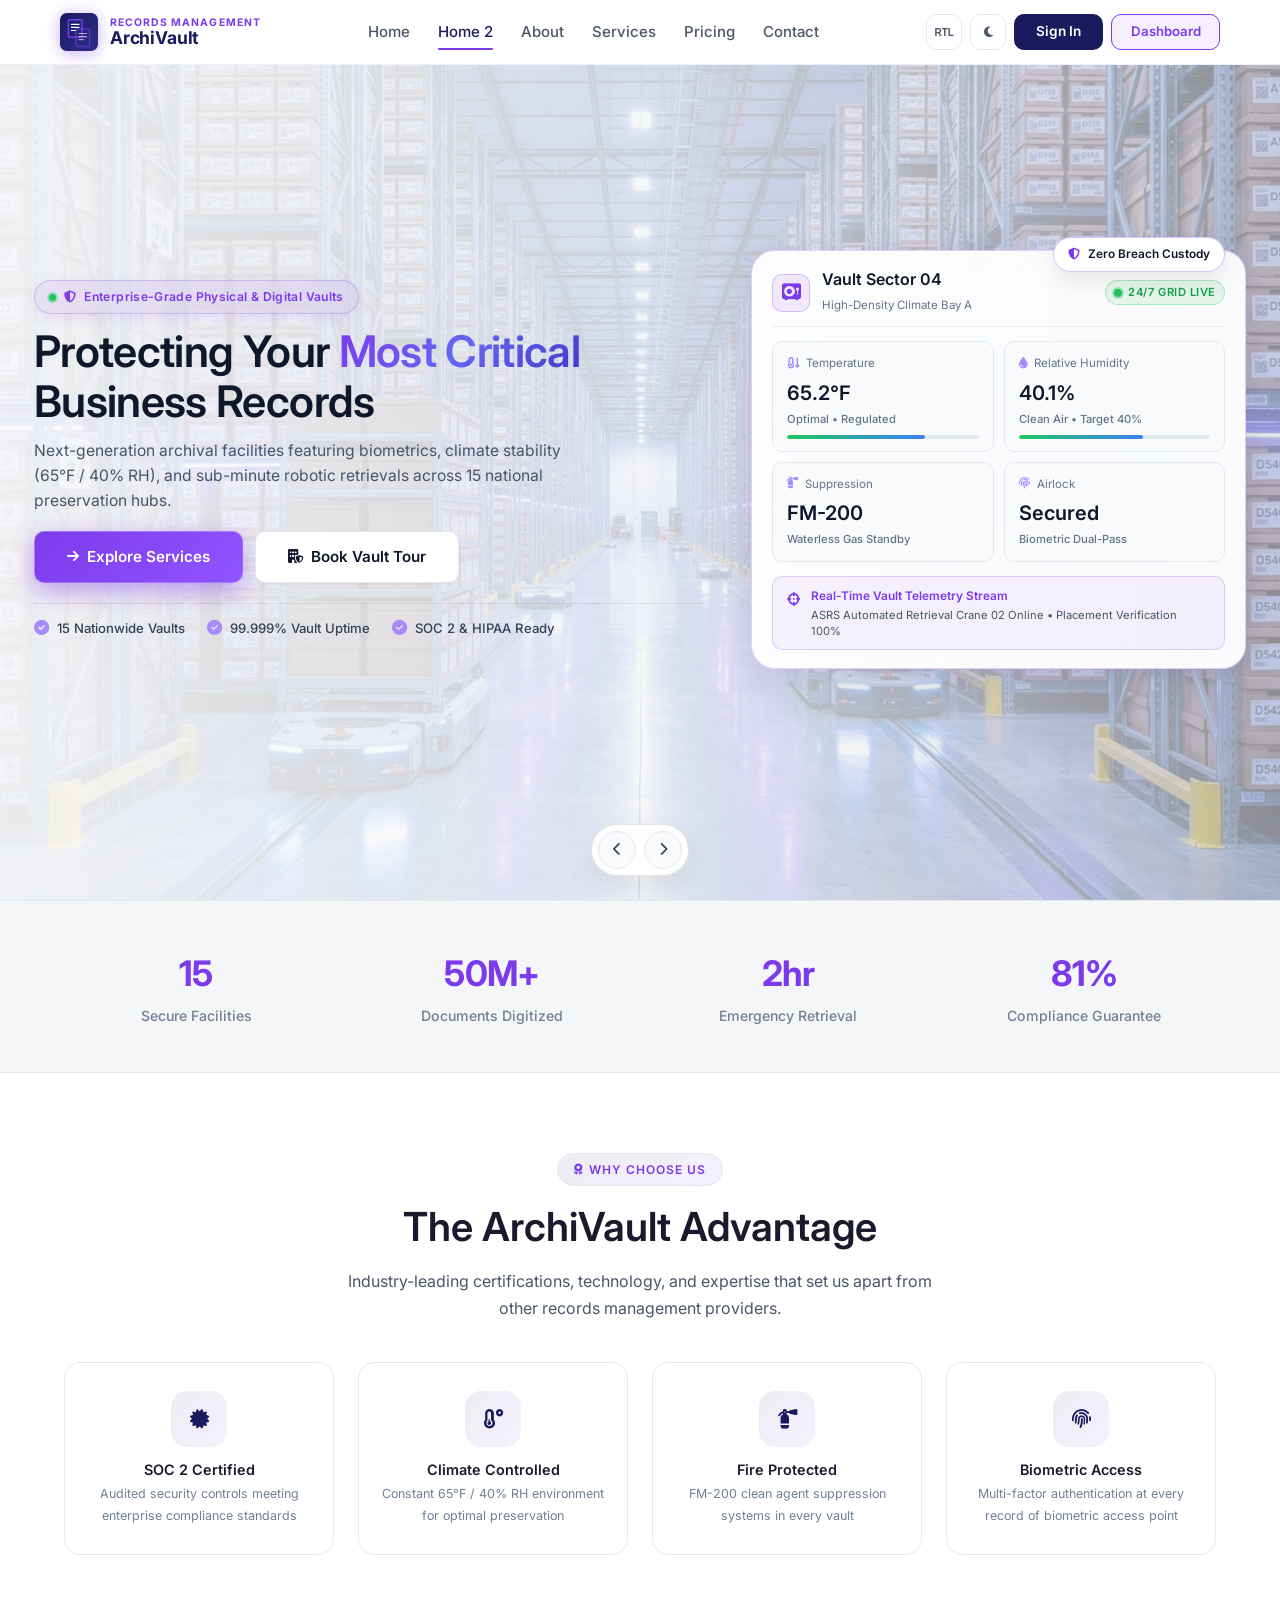
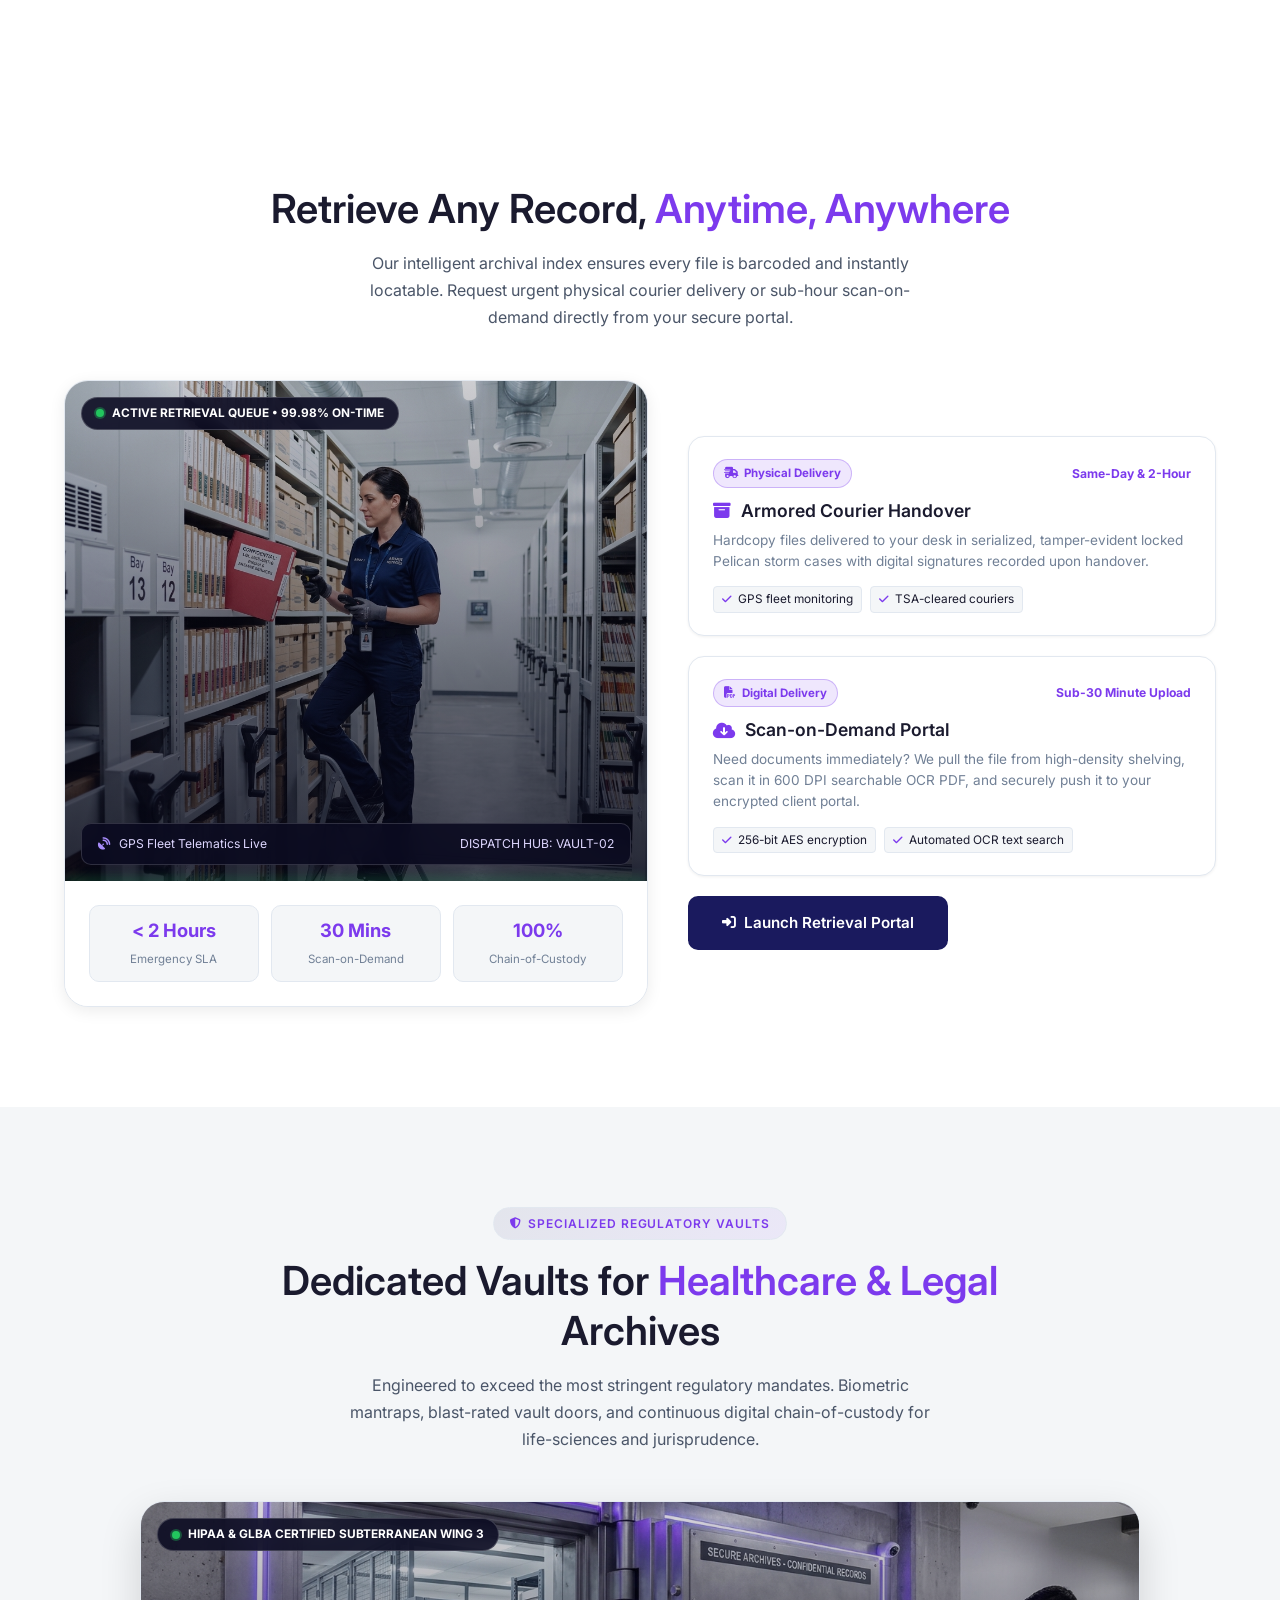
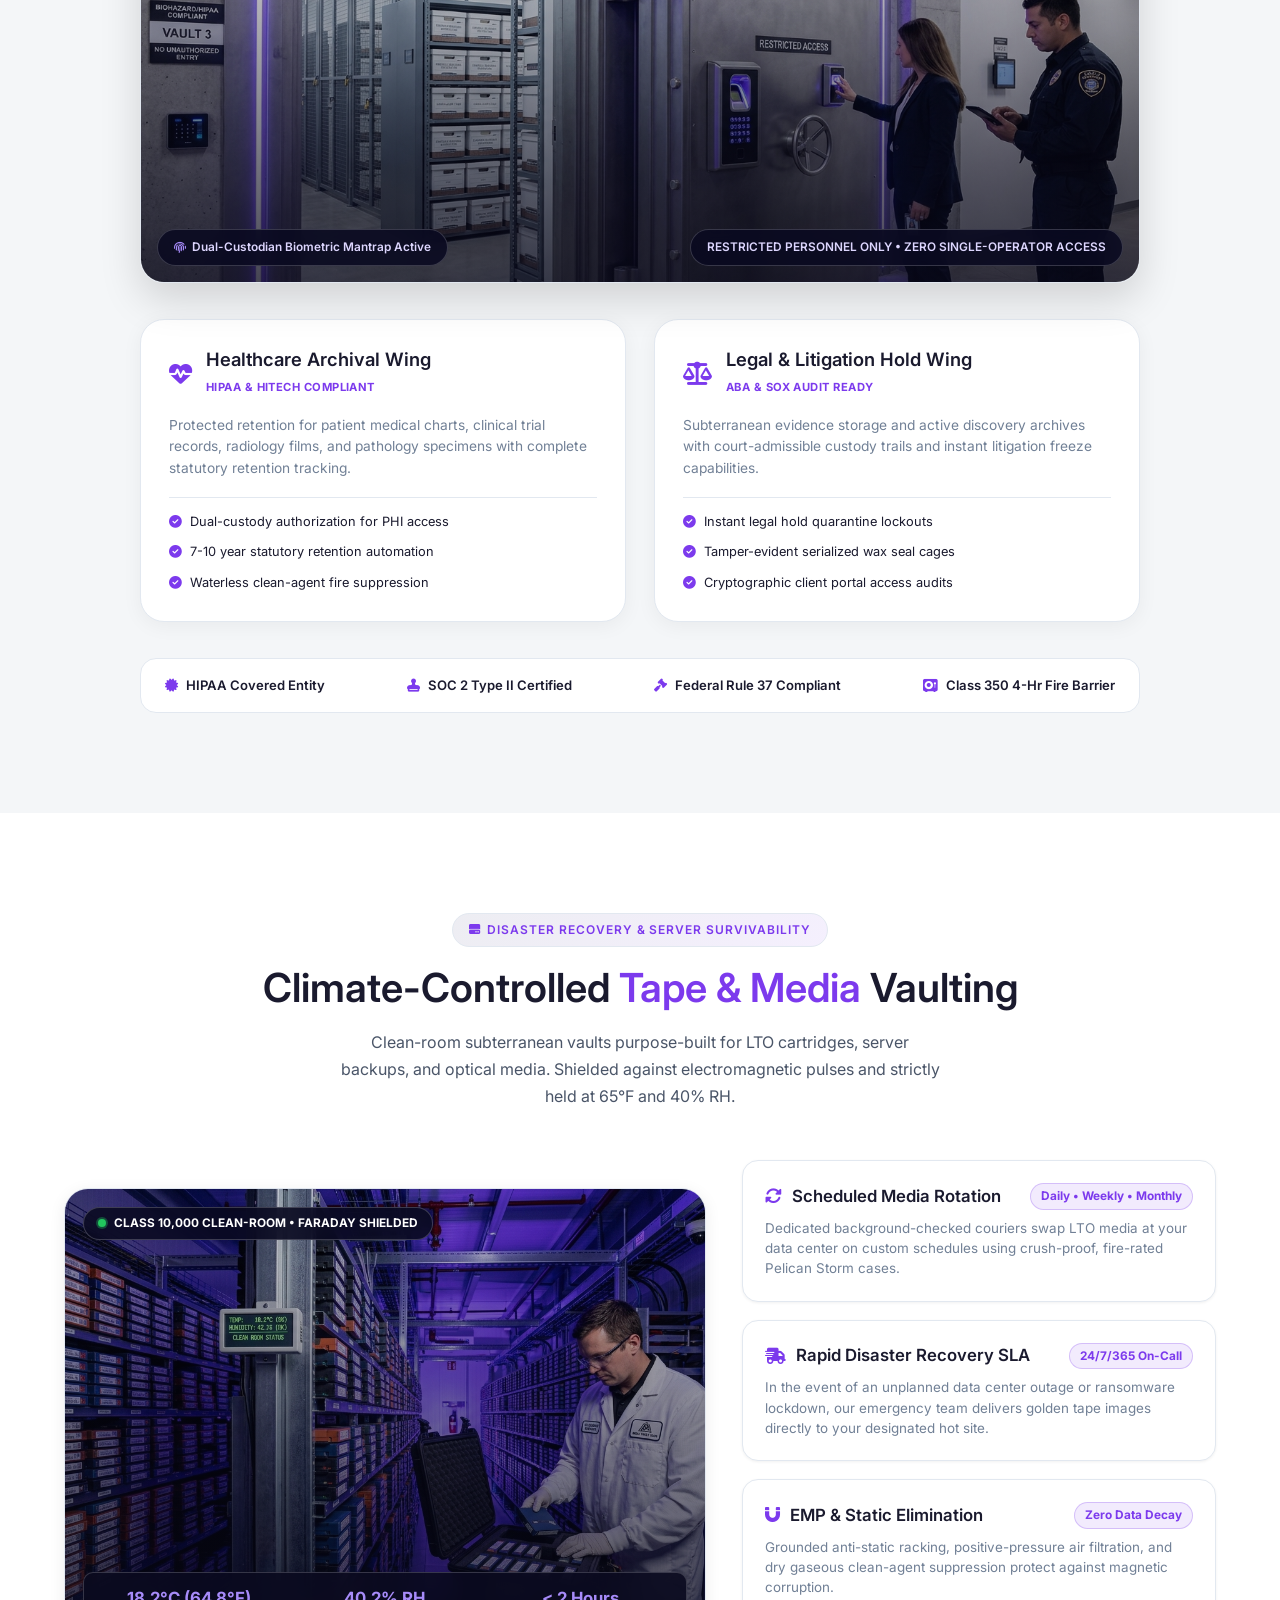
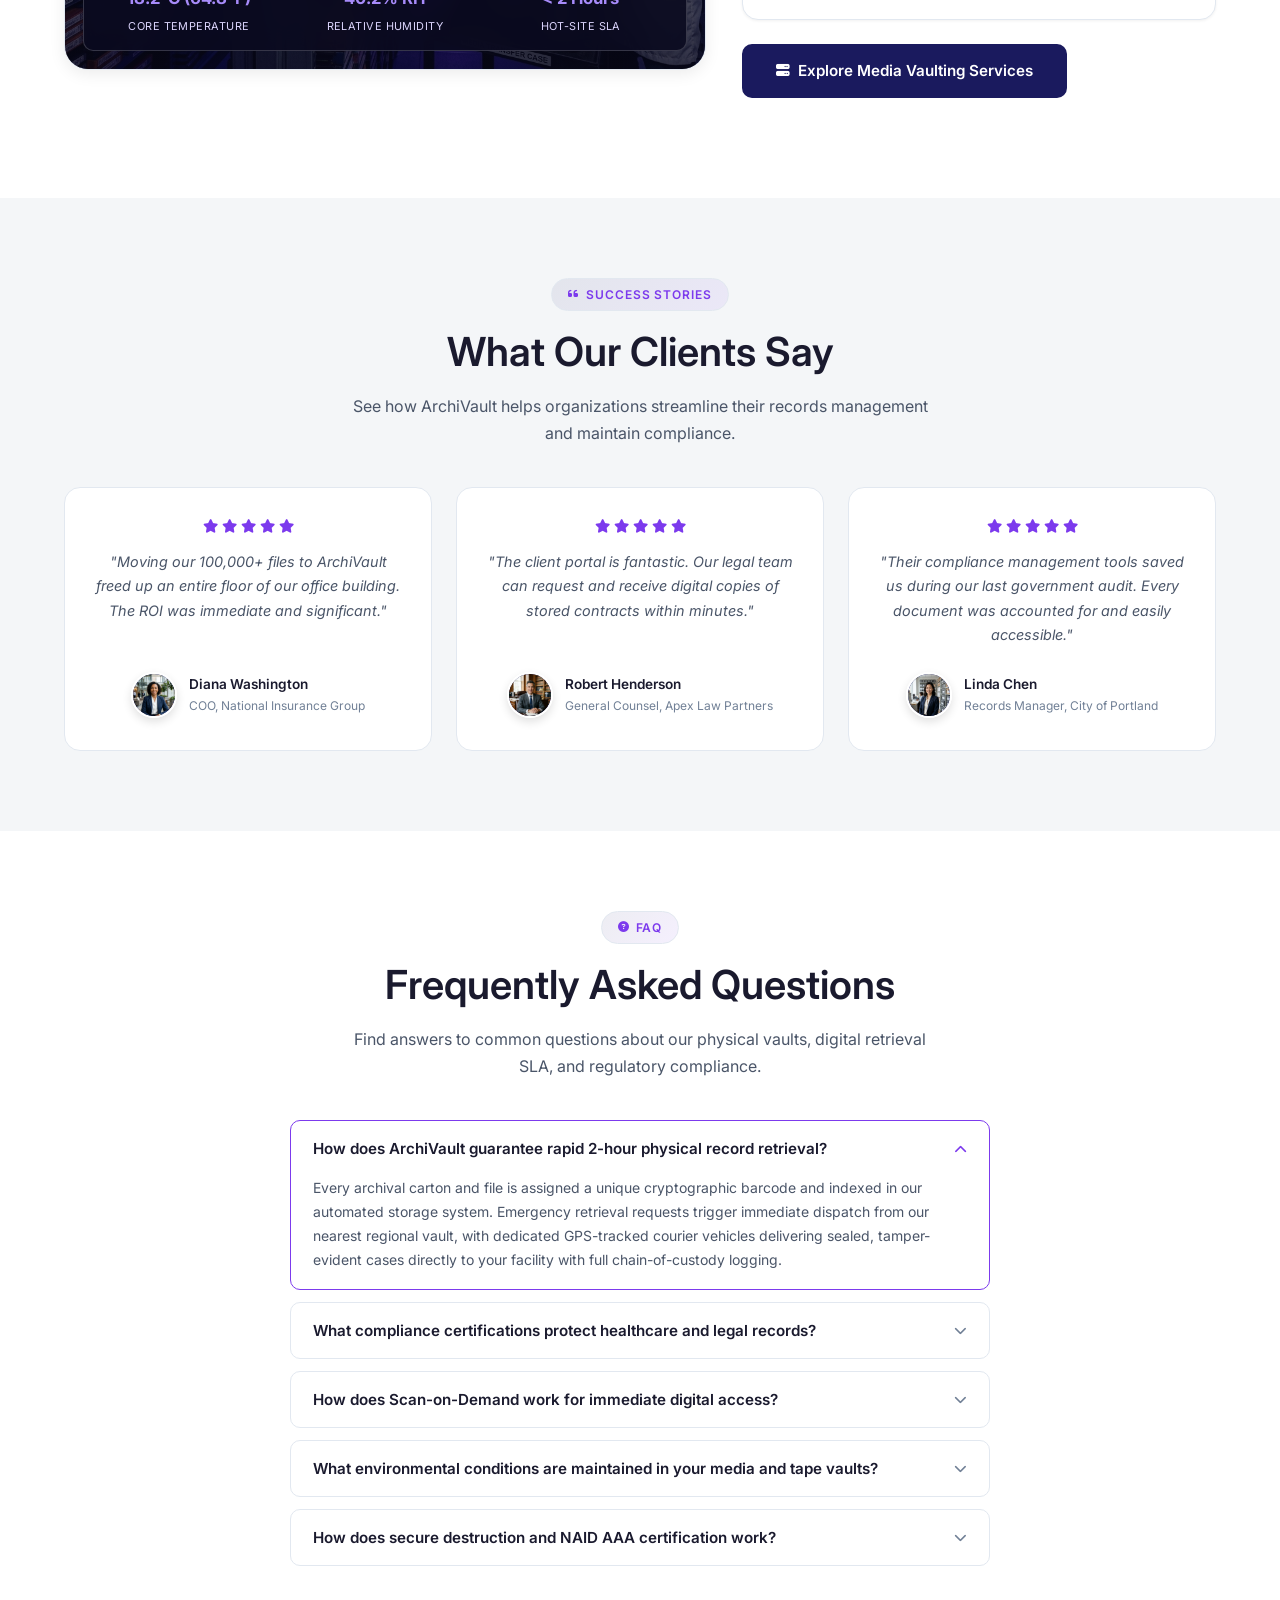
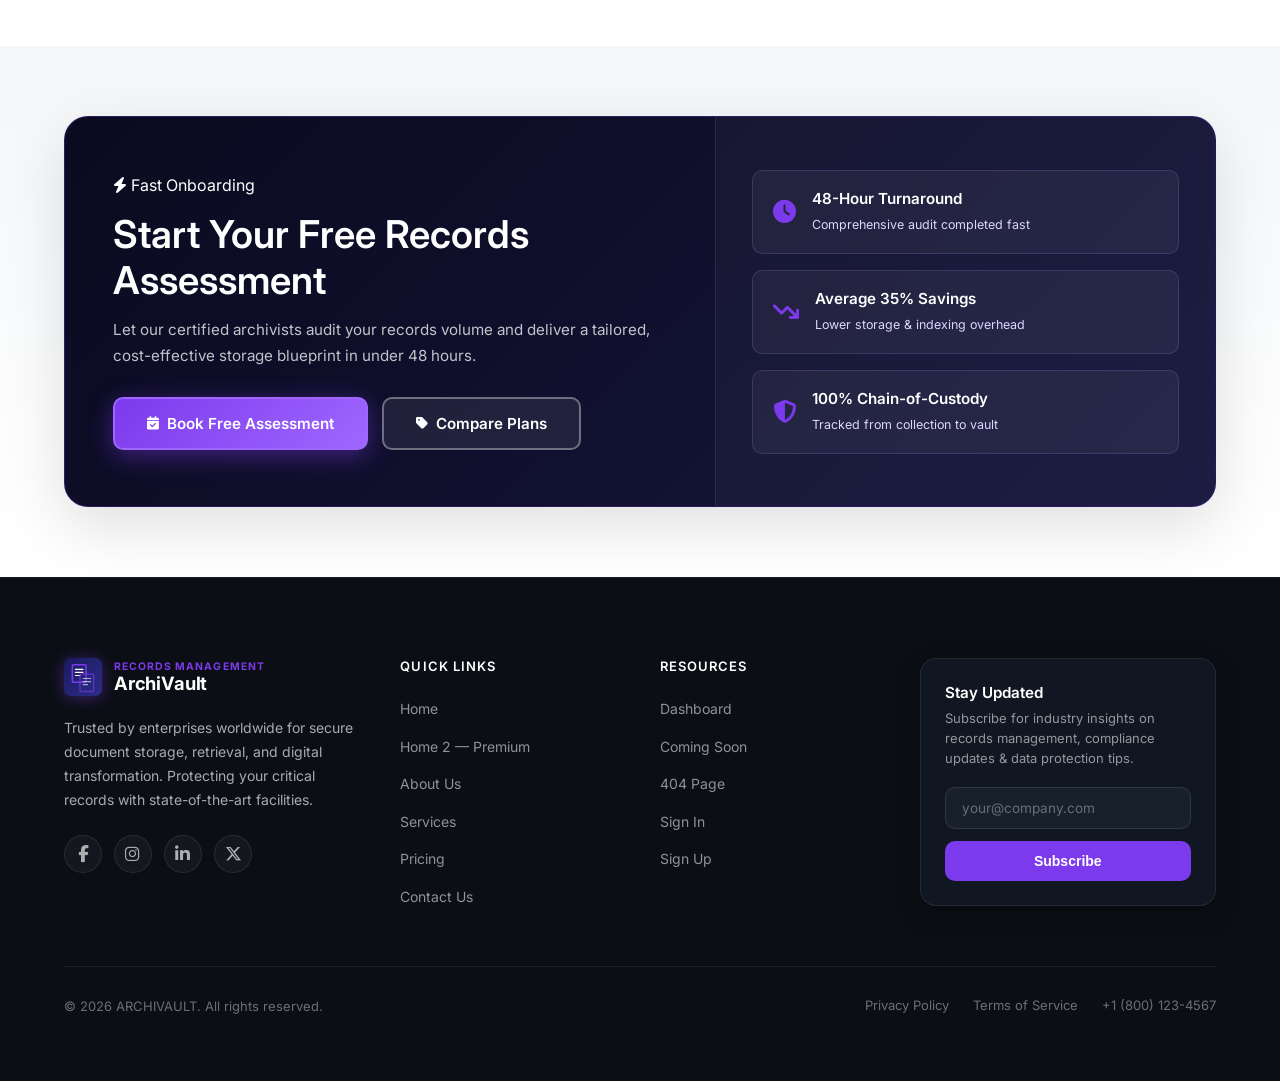
<file: home2.html>
<!DOCTYPE html>
<html lang="en" dir="ltr" id="root-html">
<head>
    <meta charset="UTF-8">
    <meta name="viewport" content="width=device-width, initial-scale=1.0">
    <title>Home 2 — Premium | ArchiVault Records Management</title>
    <meta name="description" content="Experience ArchiVault's premium records management solutions — enterprise-grade document storage, rapid retrieval, and cutting-edge digital scanning services.">
    <link rel="icon" href="favicon.svg" type="image/svg+xml">
    <link rel="preconnect" href="https://fonts.googleapis.com">
    <link rel="preconnect" href="https://fonts.gstatic.com" crossorigin>
    <link href="https://fonts.googleapis.com/css2?family=Inter:wght@400;500;600;700&display=swap" rel="stylesheet">
    <link rel="stylesheet" href="https://cdnjs.cloudflare.com/ajax/libs/font-awesome/6.5.1/css/all.min.css">
    <link rel="stylesheet" href="style.css?v=12.6">
    <script>
        (function(){try{if(localStorage.getItem('av-dark')==='1'){document.documentElement.classList.add('dark')}if(localStorage.getItem('av-rtl')==='1'){document.documentElement.setAttribute('dir','rtl')}}catch(e){}})();
    </script>
</head>
<body>

<div id="navbar-placeholder"></div>

<main>
    <!-- Hero Slider Redesign -->
    <section class="hero2" id="heroSlider">
        <!-- Slide 1: Physical Records Vault & Telemetry -->
        <div class="hero-slide active" aria-hidden="false">
            <div class="hero-slide-bg">
                <img src="assets/images/highbay-automated-vault.jpg" alt="High-bay automated records storage vault with robotic guided vehicles and towering archival racking">
            </div>
            <div class="hero-slide-overlay"></div>
            <div class="hero2-grid-mesh"></div>
            <div class="hero2-container">
                <div class="hero2-split">
                    <div class="hero2-left-col">
                        <div class="hero2-pill-badge">
                            <span class="hero2-pulse-dot"></span>
                            <i class="fas fa-shield-halved"></i>
                            <span>Enterprise-Grade Physical & Digital Vaults</span>
                        </div>
                        <h1 class="hero2-title">Protecting Your <span class="hero2-glow-text">Most Critical</span> Business Records</h1>
                        <p class="hero2-description">Next-generation archival facilities featuring biometrics, climate stability (65°F / 40% RH), and sub-minute robotic retrievals across 15 national preservation hubs.</p>
                        
                        <div class="hero2-actions">
                            <a href="services.html" class="btn btn-primary btn-lg hero2-btn-glow"><i class="fas fa-arrow-right"></i> Explore Services</a>
                            <a href="contact.html" class="btn btn-secondary btn-lg hero2-btn-glass"><i class="fas fa-building-shield"></i> Book Vault Tour</a>
                        </div>

                        <div class="hero2-trust-strip">
                            <div class="hero2-trust-item">
                                <i class="fas fa-circle-check"></i>
                                <span>15 Nationwide Vaults</span>
                            </div>
                            <div class="hero2-trust-item">
                                <i class="fas fa-circle-check"></i>
                                <span>99.999% Vault Uptime</span>
                            </div>
                            <div class="hero2-trust-item">
                                <i class="fas fa-circle-check"></i>
                                <span>SOC 2 & HIPAA Ready</span>
                            </div>
                        </div>
                    </div>

                    <div class="hero2-right-col">
                        <div class="hero2-console-card">
                            <div class="hero2-console-header">
                                <div class="console-title-group">
                                    <div class="console-status-icon"><i class="fas fa-vault"></i></div>
                                    <div>
                                        <h4>Vault Sector 04</h4>
                                        <small>High-Density Climate Bay A</small>
                                    </div>
                                </div>
                                <span class="console-pill-live"><span class="badge-dot green"></span> 24/7 Grid Live</span>
                            </div>

                            <div class="hero2-telemetry-grid">
                                <div class="telemetry-stat-card">
                                    <div class="telemetry-label"><i class="fas fa-temperature-arrow-down"></i> Temperature</div>
                                    <div class="telemetry-value">65.2°F</div>
                                    <div class="telemetry-sub">Optimal • Regulated</div>
                                    <div class="telemetry-bar"><div class="telemetry-progress" style="width: 72%;"></div></div>
                                </div>
                                <div class="telemetry-stat-card">
                                    <div class="telemetry-label"><i class="fas fa-droplet"></i> Relative Humidity</div>
                                    <div class="telemetry-value">40.1%</div>
                                    <div class="telemetry-sub">Clean Air • Target 40%</div>
                                    <div class="telemetry-bar"><div class="telemetry-progress" style="width: 65%;"></div></div>
                                </div>
                                <div class="telemetry-stat-card">
                                    <div class="telemetry-label"><i class="fas fa-fire-extinguisher"></i> Suppression</div>
                                    <div class="telemetry-value">FM-200</div>
                                    <div class="telemetry-sub">Waterless Gas Standby</div>
                                </div>
                                <div class="telemetry-stat-card">
                                    <div class="telemetry-label"><i class="fas fa-fingerprint"></i> Airlock</div>
                                    <div class="telemetry-value">Secured</div>
                                    <div class="telemetry-sub">Biometric Dual-Pass</div>
                                </div>
                            </div>

                            <div class="hero2-console-log">
                                <div class="log-indicator"><i class="fas fa-crosshairs"></i></div>
                                <div class="log-text">
                                    <strong>Real-Time Vault Telemetry Stream</strong>
                                    <span>ASRS Automated Retrieval Crane 02 Online • Placement Verification 100%</span>
                                </div>
                            </div>

                            <div class="hero2-floating-badge top-right">
                                <i class="fas fa-shield-halved"></i>
                                <span>Zero Breach Custody</span>
                            </div>
                        </div>
                    </div>
                </div>
            </div>
        </div>

        <!-- Slide 2: Rapid Retrieval & Chain of Custody -->
        <div class="hero-slide" aria-hidden="true">
            <div class="hero-slide-bg">
                <img src="assets/images/express-courier-dispatch.jpg" alt="ArchiVault priority retrieval courier loading sealed archival boxes into electric delivery vehicle">
            </div>
            <div class="hero-slide-overlay"></div>
            <div class="hero2-grid-mesh"></div>
            <div class="hero2-container">
                <div class="hero2-split">
                    <div class="hero2-left-col">
                        <div class="hero2-pill-badge">
                            <span class="hero2-pulse-dot"></span>
                            <i class="fas fa-bolt"></i>
                            <span>Guaranteed 2-Hour Rapid Retrieval</span>
                        </div>
                        <h1 class="hero2-title">Get Any Record <span class="hero2-glow-text">Within Hours,</span> Not Days</h1>
                        <p class="hero2-description">Our industry-leading retrieval dispatcher fulfills emergency and scheduled requests with 99.9% accuracy. Physical records delivered via dedicated couriers or scanned directly to our encrypted portal.</p>
                        
                        <div class="hero2-actions">
                            <a href="pricing.html" class="btn btn-primary btn-lg hero2-btn-glow"><i class="fas fa-tag"></i> View Storage Plans</a>
                            <a href="login.html" class="btn btn-secondary btn-lg hero2-btn-glass"><i class="fas fa-right-to-bracket"></i> Client Portal</a>
                        </div>

                        <div class="hero2-trust-strip">
                            <div class="hero2-trust-item">
                                <i class="fas fa-circle-check"></i>
                                <span>Emergency 2-Hr Rush</span>
                            </div>
                            <div class="hero2-trust-item">
                                <i class="fas fa-circle-check"></i>
                                <span>100% Van GPS Tracking</span>
                            </div>
                            <div class="hero2-trust-item">
                                <i class="fas fa-circle-check"></i>
                                <span>Instant Scan-on-Demand</span>
                            </div>
                        </div>
                    </div>

                    <div class="hero2-right-col">
                        <div class="hero2-console-card">
                            <div class="hero2-console-header">
                                <div class="console-title-group">
                                    <div class="console-status-icon"><i class="fas fa-truck-fast"></i></div>
                                    <div>
                                        <h4>Rapid Dispatch Hub</h4>
                                        <small>Chain-of-Custody Active Order</small>
                                    </div>
                                </div>
                                <span class="console-pill-live"><span class="badge-dot green"></span> Dispatch En Route</span>
                            </div>

                            <div class="hero2-pipeline-tracker">
                                <div class="pipeline-step completed">
                                    <div class="step-circle"><i class="fas fa-check"></i></div>
                                    <span>Request</span>
                                </div>
                                <div class="pipeline-line active"></div>
                                <div class="pipeline-step completed">
                                    <div class="step-circle"><i class="fas fa-check"></i></div>
                                    <span>Vault Pick</span>
                                </div>
                                <div class="pipeline-line active"></div>
                                <div class="pipeline-step active">
                                    <div class="step-circle"><i class="fas fa-truck"></i></div>
                                    <span>Courier GPS</span>
                                </div>
                                <div class="pipeline-line"></div>
                                <div class="pipeline-step">
                                    <div class="step-circle"><i class="fas fa-signature"></i></div>
                                    <span>Handover</span>
                                </div>
                            </div>

                            <div class="hero2-telemetry-grid">
                                <div class="telemetry-stat-card">
                                    <div class="telemetry-label"><i class="fas fa-stopwatch"></i> Avg Rush Time</div>
                                    <div class="telemetry-value">84 Mins</div>
                                    <div class="telemetry-sub">Well Under 2h SLA</div>
                                </div>
                                <div class="telemetry-stat-card">
                                    <div class="telemetry-label"><i class="fas fa-bullseye"></i> Accuracy</div>
                                    <div class="telemetry-value">99.9%</div>
                                    <div class="telemetry-sub">Barcode Verified</div>
                                </div>
                            </div>

                            <div class="hero2-console-log">
                                <div class="log-indicator"><i class="fas fa-location-arrow"></i></div>
                                <div class="log-text">
                                    <strong>Courier Van #B14 Telemetry</strong>
                                    <span>En Route to Financial District • Tamper Seal #9941A Secured</span>
                                </div>
                            </div>

                            <div class="hero2-floating-badge top-right">
                                <i class="fas fa-file-signature"></i>
                                <span>Digital Sign-Off</span>
                            </div>
                        </div>
                    </div>
                </div>
            </div>
        </div>

        <!-- Slide 3: AI Digitization & Cloud OCR -->
        <div class="hero-slide" aria-hidden="true">
            <div class="hero-slide-bg">
                <img src="assets/images/digitization-service.jpg" alt="Document digitization and scanning bureau">
            </div>
            <div class="hero-slide-overlay"></div>
            <div class="hero2-grid-mesh"></div>
            <div class="hero2-container">
                <div class="hero2-split">
                    <div class="hero2-left-col">
                        <div class="hero2-pill-badge">
                            <span class="hero2-pulse-dot"></span>
                            <i class="fas fa-qrcode"></i>
                            <span>AI-Powered Optical Scanning Bureau</span>
                        </div>
                        <h1 class="hero2-title">Turn Paper Archives into <span class="hero2-glow-text">Searchable</span> Intelligence</h1>
                        <p class="hero2-description">High-speed production scanning up to 250 pages per minute with neural OCR, automatic classification, and direct integration with Microsoft SharePoint, OneDrive, and enterprise cloud archives.</p>
                        
                        <div class="hero2-actions">
                            <a href="services.html" class="btn btn-primary btn-lg hero2-btn-glow"><i class="fas fa-file-import"></i> Digitization Services</a>
                            <a href="about.html" class="btn btn-secondary btn-lg hero2-btn-glass"><i class="fas fa-building"></i> Learn About ArchiVault</a>
                        </div>

                        <div class="hero2-trust-strip">
                            <div class="hero2-trust-item">
                                <i class="fas fa-circle-check"></i>
                                <span>250 PPM Speed</span>
                            </div>
                            <div class="hero2-trust-item">
                                <i class="fas fa-circle-check"></i>
                                <span>99.5% OCR Accuracy</span>
                            </div>
                            <div class="hero2-trust-item">
                                <i class="fas fa-circle-check"></i>
                                <span>Searchable PDF/A</span>
                            </div>
                        </div>
                    </div>

                    <div class="hero2-right-col">
                        <div class="hero2-console-card">
                            <div class="hero2-console-header">
                                <div class="console-title-group">
                                    <div class="console-status-icon"><i class="fas fa-microchip"></i></div>
                                    <div>
                                        <h4>OCR & Digitization Bureau</h4>
                                        <small>Production Scanner Array 03</small>
                                    </div>
                                </div>
                                <span class="console-pill-live"><span class="badge-dot blue"></span> 250 PPM Active</span>
                            </div>

                            <div class="hero2-ocr-preview-box">
                                <div class="ocr-preview-header">
                                    <span class="ocr-tag"><i class="fas fa-file-lines"></i> ARCHIVE_BATCH_8041.pdf</span>
                                    <span class="ocr-badge-done">OCR PASSED</span>
                                </div>
                                <div class="ocr-tags-row">
                                    <span class="ocr-chip"><i class="fas fa-tag"></i> Legal Retention: 7 Yrs</span>
                                    <span class="ocr-chip"><i class="fas fa-barcode"></i> Barcode: #BX-4890</span>
                                    <span class="ocr-chip"><i class="fas fa-lock"></i> AES-256</span>
                                </div>
                            </div>

                            <div class="hero2-telemetry-grid">
                                <div class="telemetry-stat-card">
                                    <div class="telemetry-label"><i class="fas fa-gauge-high"></i> Scan Speed</div>
                                    <div class="telemetry-value">250 PPM</div>
                                    <div class="telemetry-sub">Ultra-High Speed</div>
                                </div>
                                <div class="telemetry-stat-card">
                                    <div class="telemetry-label"><i class="fas fa-wand-magic-sparkles"></i> OCR Engine</div>
                                    <div class="telemetry-value">99.5%</div>
                                    <div class="telemetry-sub">Multi-Language AI</div>
                                </div>
                            </div>

                            <div class="hero2-console-log">
                                <div class="log-indicator"><i class="fas fa-cloud-arrow-up"></i></div>
                                <div class="log-text">
                                    <strong>Cloud Ingestion Complete</strong>
                                    <span>Full-Text Search Indexed • Synced to Client Portal</span>
                                </div>
                            </div>

                            <div class="hero2-floating-badge top-right">
                                <i class="fas fa-wand-magic-sparkles"></i>
                                <span>AI Classification</span>
                            </div>
                        </div>
                    </div>
                </div>
            </div>
        </div>

        <!-- Hero Slider Controls -->
        <div class="hero-slider-controls">
            <button class="hero-nav-btn" id="heroPrevBtn" aria-label="Previous slide"><i class="fas fa-chevron-left"></i></button>
            <button class="hero-nav-btn" id="heroNextBtn" aria-label="Next slide"><i class="fas fa-chevron-right"></i></button>
        </div>
    </section>

    <!-- Stats Bar -->
    <section class="stats-bar">
        <div class="container">
            <div class="stats-grid">
                <div class="stat-item fade-up">
                    <div class="stat-number" data-count="15">0</div>
                    <div class="stat-label">Secure Facilities</div>
                </div>
                <div class="stat-item fade-up">
                    <div class="stat-number" data-count="50" data-suffix="M+">0</div>
                    <div class="stat-label">Documents Digitized</div>
                </div>
                <div class="stat-item fade-up">
                    <div class="stat-number" data-count="2" data-suffix="hr">0</div>
                    <div class="stat-label">Emergency Retrieval</div>
                </div>
                <div class="stat-item fade-up">
                    <div class="stat-number" data-count="100" data-suffix="%">0</div>
                    <div class="stat-label">Compliance Guarantee</div>
                </div>
            </div>
        </div>
    </section>

    <!-- Trust Badges -->
    <section class="section">
        <div class="container text-center">
            <div class="section-badge fade-up"><i class="fas fa-award"></i> Why Choose Us</div>
            <h2 class="section-title fade-up">The ArchiVault Advantage</h2>
            <p class="section-desc fade-up">Industry-leading certifications, technology, and expertise that set us apart from other records management providers.</p>
            <div class="trust-grid">
                <div class="trust-badge-card fade-up">
                    <div class="trust-badge-icon"><i class="fas fa-certificate"></i></div>
                    <h4>SOC 2 Certified</h4>
                    <p>Audited security controls meeting enterprise compliance standards</p>
                </div>
                <div class="trust-badge-card fade-up">
                    <div class="trust-badge-icon"><i class="fas fa-temperature-low"></i></div>
                    <h4>Climate Controlled</h4>
                    <p>Constant 65°F / 40% RH environment for optimal preservation</p>
                </div>
                <div class="trust-badge-card fade-up">
                    <div class="trust-badge-icon"><i class="fas fa-fire-extinguisher"></i></div>
                    <h4>Fire Protected</h4>
                    <p>FM-200 clean agent suppression systems in every vault</p>
                </div>
                <div class="trust-badge-card fade-up">
                    <div class="trust-badge-icon"><i class="fas fa-fingerprint"></i></div>
                    <h4>Biometric Access</h4>
                    <p>Multi-factor authentication at every record of biometric access point</p>
                </div>
            </div>
        </div>
    </section>

    <!-- 1. Dual-Channel Retrieval Matrix (Interactive Dispatch Console) -->
    <section class="section design-retrieval-matrix" id="retrieval-dispatch">
        <div class="container">
            <div class="text-center" style="max-width: 780px; margin: 0 auto 48px;">
                <div class="section-badge fade-up"><i class="fas fa-bolt"></i> Rapid SLA Dispatch</div>
                <h2 class="section-title fade-up">Retrieve Any Record, <span style="color:var(--secondary);">Anytime, Anywhere</span></h2>
                <p class="section-desc fade-up">Our intelligent archival index ensures every file is barcoded and instantly locatable. Request urgent physical courier delivery or sub-hour scan-on-demand directly from your secure portal.</p>
            </div>

            <div class="retrieval-matrix-grid">
                <!-- Left: Interactive Dispatch Terminal Card -->
                <div class="retrieval-terminal-card slide-left">
                    <div class="retrieval-terminal-screen">
                        <img src="assets/images/urgent-file-retrieval.jpg" alt="ArchiVault records technician scanning and retrieving priority legal document file from high-density rolling archive" loading="lazy">
                        <div class="retrieval-screen-overlay"></div>
                        <div class="retrieval-scan-line"></div>
                        <div class="retrieval-status-pill">
                            <span class="badge-dot green"></span> ACTIVE RETRIEVAL QUEUE • 99.98% ON-TIME
                        </div>
                        <div class="retrieval-sla-dock">
                            <span><i class="fas fa-satellite-dish"></i> GPS Fleet Telematics Live</span>
                            <span>DISPATCH HUB: VAULT-02</span>
                        </div>
                    </div>
                    <div class="retrieval-terminal-info">
                        <div class="retrieval-dock-stats">
                            <div class="retrieval-stat-box">
                                <strong>&lt; 2 Hours</strong>
                                <span>Emergency SLA</span>
                            </div>
                            <div class="retrieval-stat-box">
                                <strong>30 Mins</strong>
                                <span>Scan-on-Demand</span>
                            </div>
                            <div class="retrieval-stat-box">
                                <strong>100%</strong>
                                <span>Chain-of-Custody</span>
                            </div>
                        </div>
                    </div>
                </div>

                <!-- Right: Dual-Channel Delivery Capabilities -->
                <div class="retrieval-channels-wrap slide-right">
                    <!-- Channel 1: Physical Courier -->
                    <div class="retrieval-channel-card">
                        <div class="retrieval-channel-head">
                            <span class="retrieval-channel-badge courier"><i class="fas fa-truck-fast"></i> Physical Delivery</span>
                            <span style="font-size:0.76rem; font-weight:700; color:var(--secondary);">Same-Day & 2-Hour</span>
                        </div>
                        <h3 class="retrieval-channel-title"><i class="fas fa-box-archive" style="color:var(--secondary);"></i> Armored Courier Handover</h3>
                        <p>Hardcopy files delivered to your desk in serialized, tamper-evident locked Pelican storm cases with digital signatures recorded upon handover.</p>
                        <div class="retrieval-channel-chips">
                            <span class="retrieval-mini-chip"><i class="fas fa-check"></i> GPS fleet monitoring</span>
                            <span class="retrieval-mini-chip"><i class="fas fa-check"></i> TSA-cleared couriers</span>
                        </div>
                    </div>

                    <!-- Channel 2: Scan-on-Demand -->
                    <div class="retrieval-channel-card">
                        <div class="retrieval-channel-head">
                            <span class="retrieval-channel-badge digital"><i class="fas fa-file-pdf"></i> Digital Delivery</span>
                            <span style="font-size:0.76rem; font-weight:700; color:var(--secondary);">Sub-30 Minute Upload</span>
                        </div>
                        <h3 class="retrieval-channel-title"><i class="fas fa-cloud-arrow-down" style="color:var(--secondary);"></i> Scan-on-Demand Portal</h3>
                        <p>Need documents immediately? We pull the file from high-density shelving, scan it in 600 DPI searchable OCR PDF, and securely push it to your encrypted client portal.</p>
                        <div class="retrieval-channel-chips">
                            <span class="retrieval-mini-chip"><i class="fas fa-check"></i> 256-bit AES encryption</span>
                            <span class="retrieval-mini-chip"><i class="fas fa-check"></i> Automated OCR text search</span>
                        </div>
                    </div>

                    <a href="login.html" class="btn btn-primary btn-lg" style="align-self:flex-start;"><i class="fas fa-right-to-bracket"></i> Launch Retrieval Portal</a>
                </div>
            </div>
        </div>
    </section>


    <!-- 2. Dual-Wing Compliance Fortress (Bifurcated Healthcare & Legal Wings) -->
    <section class="section design-vault-wings" id="healthcare-legal-vaults">
        <div class="container">
            <div class="vault-wings-header">
                <div class="section-badge fade-up"><i class="fas fa-shield-halved"></i> Specialized Regulatory Vaults</div>
                <h2 class="section-title fade-up">Dedicated Vaults for <span style="color:var(--secondary);">Healthcare & Legal</span> Archives</h2>
                <p class="section-desc fade-up">Engineered to exceed the most stringent regulatory mandates. Biometric mantraps, blast-rated vault doors, and continuous digital chain-of-custody for life-sciences and jurisprudence.</p>
            </div>

            <!-- Centerpiece Visual Pod -->
            <div class="vault-wings-centerpiece fade-up">
                <img src="assets/images/medical-legal-vault.jpg" alt="High security biometric medical and legal records vault with security mantrap and specialized archival shelving" class="vault-wings-img" loading="lazy">
                <div class="vault-wings-overlay"></div>
                <div class="vault-wings-badge-top">
                    <span class="badge-dot green"></span> HIPAA & GLBA CERTIFIED SUBTERRANEAN WING 3
                </div>
                <div class="vault-wings-dock-bottom">
                    <span><i class="fas fa-fingerprint"></i> Dual-Custodian Biometric Mantrap Active</span>
                    <span>RESTRICTED PERSONNEL ONLY • ZERO SINGLE-OPERATOR ACCESS</span>
                </div>
            </div>

            <!-- 2 Specialized Wings Grid -->
            <div class="vault-wings-columns">
                <!-- Wing 1: Healthcare & Medical Wing -->
                <div class="vault-wing-card fade-up">
                    <div class="vault-wing-head">
                        <div class="vault-wing-icon"><i class="fas fa-heart-pulse"></i></div>
                        <div class="vault-wing-title-wrap">
                            <h3>Healthcare Archival Wing</h3>
                            <span class="vault-wing-pill">HIPAA & HITECH COMPLIANT</span>
                        </div>
                    </div>
                    <p>Protected retention for patient medical charts, clinical trial records, radiology films, and pathology specimens with complete statutory retention tracking.</p>
                    <div class="vault-wing-points">
                        <div class="vault-wing-point"><i class="fas fa-check-circle"></i> Dual-custody authorization for PHI access</div>
                        <div class="vault-wing-point"><i class="fas fa-check-circle"></i> 7-10 year statutory retention automation</div>
                        <div class="vault-wing-point"><i class="fas fa-check-circle"></i> Waterless clean-agent fire suppression</div>
                    </div>
                </div>

                <!-- Wing 2: Legal Litigation & Discovery Wing -->
                <div class="vault-wing-card fade-up">
                    <div class="vault-wing-head">
                        <div class="vault-wing-icon"><i class="fas fa-scale-balanced"></i></div>
                        <div class="vault-wing-title-wrap">
                            <h3>Legal & Litigation Hold Wing</h3>
                            <span class="vault-wing-pill">ABA & SOX AUDIT READY</span>
                        </div>
                    </div>
                    <p>Subterranean evidence storage and active discovery archives with court-admissible custody trails and instant litigation freeze capabilities.</p>
                    <div class="vault-wing-points">
                        <div class="vault-wing-point"><i class="fas fa-check-circle"></i> Instant legal hold quarantine lockouts</div>
                        <div class="vault-wing-point"><i class="fas fa-check-circle"></i> Tamper-evident serialized wax seal cages</div>
                        <div class="vault-wing-point"><i class="fas fa-check-circle"></i> Cryptographic client portal access audits</div>
                    </div>
                </div>
            </div>

            <!-- Bottom Compliance Ribbon -->
            <div class="vault-wings-ribbon fade-up">
                <div class="vault-ribbon-item"><i class="fas fa-certificate"></i> HIPAA Covered Entity</div>
                <div class="vault-ribbon-item"><i class="fas fa-stamp"></i> SOC 2 Type II Certified</div>
                <div class="vault-ribbon-item"><i class="fas fa-gavel"></i> Federal Rule 37 Compliant</div>
                <div class="vault-ribbon-item"><i class="fas fa-vault"></i> Class 350 4-Hr Fire Barrier</div>
            </div>
        </div>
    </section>

    <!-- 3. Clean-Room Environmental Capsule (Media & Tape Vaulting) -->
    <section class="section design-media-capsule" id="media-tape-vault">
        <div class="container">
            <div class="media-capsule-header">
                <div class="section-badge fade-up"><i class="fas fa-hard-drive"></i> Disaster Recovery & Server Survivability</div>
                <h2 class="section-title fade-up">Climate-Controlled <span style="color:var(--secondary);">Tape & Media</span> Vaulting</h2>
                <p class="section-desc fade-up">Clean-room subterranean vaults purpose-built for LTO cartridges, server backups, and optical media. Shielded against electromagnetic pulses and strictly held at 65°F and 40% RH.</p>
            </div>

            <!-- Capsule Layout: Image Telemetry Screen on Left, 3 Precision Modules on Right -->
            <div class="media-capsule-layout">
                <!-- Left: Media Chamber with Live Environmental Telemetry HUD -->
                <div class="media-capsule-screen slide-left">
                    <img src="assets/images/magnetic-tape-vault.jpg" alt="Specialized magnetic media and tape backup storage vault with custom anti-static shelving and climate control" class="media-capsule-img" loading="lazy">
                    <div class="media-capsule-overlay"></div>
                    <div class="media-capsule-tag-top">
                        <span class="badge-dot green"></span> CLASS 10,000 CLEAN-ROOM • FARADAY SHIELDED
                    </div>
                    <div class="media-capsule-telemetry-hud">
                        <div class="telemetry-hud-item">
                            <strong>18.2°C (64.8°F)</strong>
                            <span>Core Temperature</span>
                        </div>
                        <div class="telemetry-hud-item">
                            <strong>40.2% RH</strong>
                            <span>Relative Humidity</span>
                        </div>
                        <div class="telemetry-hud-item">
                            <strong>&lt; 2 Hours</strong>
                            <span>Hot-Site SLA</span>
                        </div>
                    </div>
                </div>

                <!-- Right: 3 Disaster Recovery Modules -->
                <div class="media-capsule-modules slide-right">
                    <!-- Module 1: Scheduled Rotation -->
                    <div class="media-module-card">
                        <div class="media-module-head">
                            <h3 class="media-module-title"><i class="fas fa-rotate" style="color:var(--secondary);"></i> Scheduled Media Rotation</h3>
                            <span class="media-module-pill">Daily • Weekly • Monthly</span>
                        </div>
                        <p>Dedicated background-checked couriers swap LTO media at your data center on custom schedules using crush-proof, fire-rated Pelican Storm cases.</p>
                    </div>

                    <!-- Module 2: Emergency DR Dispatch -->
                    <div class="media-module-card">
                        <div class="media-module-head">
                            <h3 class="media-module-title"><i class="fas fa-truck-fast" style="color:var(--secondary);"></i> Rapid Disaster Recovery SLA</h3>
                            <span class="media-module-pill">24/7/365 On-Call</span>
                        </div>
                        <p>In the event of an unplanned data center outage or ransomware lockdown, our emergency team delivers golden tape images directly to your designated hot site.</p>
                    </div>

                    <!-- Module 3: Anti-Static Storage -->
                    <div class="media-module-card">
                        <div class="media-module-head">
                            <h3 class="media-module-title"><i class="fas fa-magnet" style="color:var(--secondary);"></i> EMP & Static Elimination</h3>
                            <span class="media-module-pill">Zero Data Decay</span>
                        </div>
                        <p>Grounded anti-static racking, positive-pressure air filtration, and dry gaseous clean-agent suppression protect against magnetic corruption.</p>
                    </div>

                    <a href="services.html" class="btn btn-primary btn-lg" style="align-self:flex-start; margin-top: 6px;"><i class="fas fa-server"></i> Explore Media Vaulting Services</a>
                </div>
            </div>
        </div>
    </section>

    <!-- Testimonials -->
    <section class="section section-alt" id="testimonials">
        <div class="container text-center">
            <div class="section-badge fade-up"><i class="fas fa-quote-left"></i> Success Stories</div>
            <h2 class="section-title fade-up">What Our Clients Say</h2>
            <p class="section-desc fade-up">See how ArchiVault helps organizations streamline their records management and maintain compliance.</p>
            <div class="testimonials-grid">
                <div class="testimonial-card fade-up">
                    <div class="testimonial-stars">
                        <i class="fas fa-star"></i><i class="fas fa-star"></i><i class="fas fa-star"></i><i class="fas fa-star"></i><i class="fas fa-star"></i>
                    </div>
                    <p class="testimonial-text">"Moving our 100,000+ files to ArchiVault freed up an entire floor of our office building. The ROI was immediate and significant."</p>
                    <div class="testimonial-author">
                        <div class="testimonial-avatar">
                            <img src="assets/images/avatar-diana-washington.jpg" alt="Diana Washington" loading="lazy">
                        </div>
                        <div class="testimonial-info">
                            <strong>Diana Washington</strong>
                            <span>COO, National Insurance Group</span>
                        </div>
                    </div>
                </div>
                <div class="testimonial-card fade-up">
                    <div class="testimonial-stars">
                        <i class="fas fa-star"></i><i class="fas fa-star"></i><i class="fas fa-star"></i><i class="fas fa-star"></i><i class="fas fa-star"></i>
                    </div>
                    <p class="testimonial-text">"The client portal is fantastic. Our legal team can request and receive digital copies of stored contracts within minutes."</p>
                    <div class="testimonial-author">
                        <div class="testimonial-avatar">
                            <img src="assets/images/avatar-robert-henderson.jpg" alt="Robert Henderson" loading="lazy">
                        </div>
                        <div class="testimonial-info">
                            <strong>Robert Henderson</strong>
                            <span>General Counsel, Apex Law Partners</span>
                        </div>
                    </div>
                </div>
                <div class="testimonial-card fade-up">
                    <div class="testimonial-stars">
                        <i class="fas fa-star"></i><i class="fas fa-star"></i><i class="fas fa-star"></i><i class="fas fa-star"></i><i class="fas fa-star"></i>
                    </div>
                    <p class="testimonial-text">"Their compliance management tools saved us during our last government audit. Every document was accounted for and easily accessible."</p>
                    <div class="testimonial-author">
                        <div class="testimonial-avatar">
                            <img src="assets/images/avatar-linda-chen.jpg" alt="Linda Chen" loading="lazy">
                        </div>
                        <div class="testimonial-info">
                            <strong>Linda Chen</strong>
                            <span>Records Manager, City of Portland</span>
                        </div>
                    </div>
                </div>
            </div>
        </div>
    </section>

    <!-- FAQ -->
    <section class="section" id="faq">
        <div class="container text-center">
            <div class="section-badge fade-up"><i class="fas fa-circle-question"></i> FAQ</div>
            <h2 class="section-title fade-up">Frequently Asked Questions</h2>
            <p class="section-desc fade-up">Find answers to common questions about our physical vaults, digital retrieval SLA, and regulatory compliance.</p>
            <div class="faq-list">
                <div class="faq-item active fade-up">
                    <button class="faq-question">How does ArchiVault guarantee rapid 2-hour physical record retrieval? <i class="fas fa-chevron-down"></i></button>
                    <div class="faq-answer"><p>Every archival carton and file is assigned a unique cryptographic barcode and indexed in our automated storage system. Emergency retrieval requests trigger immediate dispatch from our nearest regional vault, with dedicated GPS-tracked courier vehicles delivering sealed, tamper-evident cases directly to your facility with full chain-of-custody logging.</p></div>
                </div>
                <div class="faq-item fade-up">
                    <button class="faq-question">What compliance certifications protect healthcare and legal records? <i class="fas fa-chevron-down"></i></button>
                    <div class="faq-answer"><p>Our dedicated regulatory storage wings comply fully with HIPAA, HITECH, Sarbanes-Oxley (SOX), ABA litigation hold standards, and Federal Rule 37. Vaults feature dual-custodian biometric mantraps, 24/7 CCTV, and waterless gaseous clean-agent fire suppression (FM-200 / Novec 1230) that leaves zero residue on sensitive physical paper or film.</p></div>
                </div>
                <div class="faq-item fade-up">
                    <button class="faq-question">How does Scan-on-Demand work for immediate digital access? <i class="fas fa-chevron-down"></i></button>
                    <div class="faq-answer"><p>When you request a digital copy through the ArchiVault Client Portal, technicians pull the physical carton from high-density shelving, scan the requested document at 600 DPI optical clarity with full-text OCR indexing, and upload the 256-bit AES encrypted PDF directly to your portal dashboard in under 30 minutes.</p></div>
                </div>
                <div class="faq-item fade-up">
                    <button class="faq-question">What environmental conditions are maintained in your media and tape vaults? <i class="fas fa-chevron-down"></i></button>
                    <div class="faq-answer"><p>Our clean-room tape and media capsules are Faraday-shielded against electromagnetic interference (EMP) and strictly regulated at a constant 65°F (18°C) and 40% Relative Humidity. Racks are grounded with anti-static flooring, positive-pressure air filtration, and continuous automated telemetry monitoring.</p></div>
                </div>
                <div class="faq-item fade-up">
                    <button class="faq-question">How does secure destruction and NAID AAA certification work? <i class="fas fa-chevron-down"></i></button>
                    <div class="faq-answer"><p>Our automated retention lifecycle system alerts your compliance team when files reach their statutory expiration date. Upon authorized sign-off, records undergo cross-cut industrial shredding in accordance with NAID AAA standards, and you receive an immutable Certificate of Destruction for legal and regulatory audit records.</p></div>
                </div>
            </div>
        </div>
    </section>

    <!-- CTA: Split 2-Column Action Showcase -->
    <section class="cta-split-section">
        <div class="container">
            <div class="cta-split-card fade-up">
                <div class="cta-split-left">
                    <div class="cta-pill"><i class="fas fa-bolt"></i> Fast Onboarding</div>
                    <h2>Start Your Free Records Assessment</h2>
                    <p>Let our certified archivists audit your records volume and deliver a tailored, cost-effective storage blueprint in under 48 hours.</p>
                    <div class="cta-actions">
                        <a href="contact.html" class="btn btn-primary btn-lg"><i class="fas fa-calendar-check"></i> Book Free Assessment</a>
                        <a href="pricing.html" class="btn btn-secondary btn-lg"><i class="fas fa-tag"></i> Compare Plans</a>
                    </div>
                </div>
                <div class="cta-split-right">
                    <div class="cta-metric-tile">
                        <div class="cta-tile-icon"><i class="fas fa-clock"></i></div>
                        <div class="cta-tile-info">
                            <strong>48-Hour Turnaround</strong>
                            <small>Comprehensive audit completed fast</small>
                        </div>
                    </div>
                    <div class="cta-metric-tile">
                        <div class="cta-tile-icon"><i class="fas fa-arrow-trend-down"></i></div>
                        <div class="cta-tile-info">
                            <strong>Average 35% Savings</strong>
                            <small>Lower storage & indexing overhead</small>
                        </div>
                    </div>
                    <div class="cta-metric-tile">
                        <div class="cta-tile-icon"><i class="fas fa-shield-halved"></i></div>
                        <div class="cta-tile-info">
                            <strong>100% Chain-of-Custody</strong>
                            <small>Tracked from collection to vault</small>
                        </div>
                    </div>
                </div>
            </div>
        </div>
    </section>
</main>

<div id="footer-placeholder"></div>

<script src="components.js?v=7.9"></script>
</body>
</html>
</file>
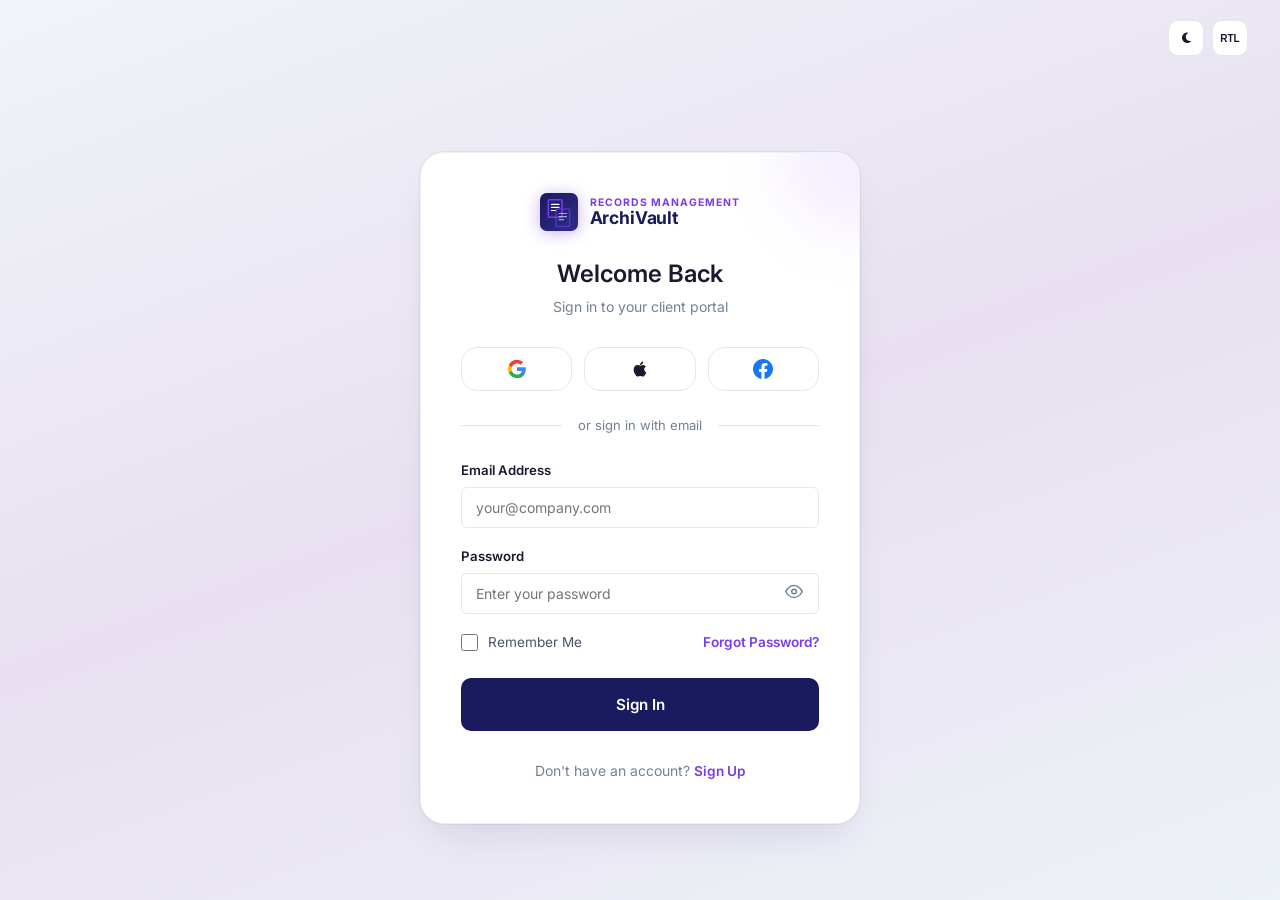
<file: login.html>
<!DOCTYPE html>
<html lang="en" dir="ltr" id="root-html">
<head>
    <meta charset="UTF-8">
    <meta name="viewport" content="width=device-width, initial-scale=1.0">
    <title>Login | ArchiVault — Records Management & Storage</title>
    <meta name="description" content="Sign in to your ArchiVault client portal to manage box inventory, request document retrieval, schedule shredding, and review billing.">
    <link rel="icon" href="favicon.svg" type="image/svg+xml">
    <link rel="preconnect" href="https://fonts.googleapis.com">
    <link rel="preconnect" href="https://fonts.gstatic.com" crossorigin>
    <link href="https://fonts.googleapis.com/css2?family=Inter:wght@400;500;600;700&display=swap" rel="stylesheet">
    <link rel="stylesheet" href="https://cdnjs.cloudflare.com/ajax/libs/font-awesome/6.5.1/css/all.min.css">
    <link rel="stylesheet" href="style.css?v=1.5">
    <script>
        (function(){try{if(localStorage.getItem('av-dark')==='1'){document.documentElement.classList.add('dark')}if(localStorage.getItem('av-rtl')==='1'){document.documentElement.setAttribute('dir','rtl')}}catch(e){}})();
    </script>
</head>
<body class="auth-page">

<!-- Top Bar -->
<div class="auth-topbar">
    <div class="auth-topbar-actions">
        <button onclick="toggleTheme()" class="auth-toggle-btn" title="Toggle Theme" aria-label="Toggle dark mode">
            <span class="theme-icon-wrap"><svg xmlns="http://www.w3.org/2000/svg" width="16" height="16" viewBox="0 0 24 24" fill="none" stroke="currentColor" stroke-width="2" stroke-linecap="round" stroke-linejoin="round"><path d="M21 12.79A9 9 0 1 1 11.21 3 7 7 0 0 0 21 12.79z"/></svg></span>
        </button>
        <button onclick="toggleDir()" class="auth-toggle-btn" title="Toggle Direction" aria-label="Toggle layout direction">
            <span class="dir-label" style="font-size:0.625rem;font-weight:700;">LTR</span>
        </button>
    </div>
</div>

<!-- Main Container -->
<main style="flex:1;display:flex;align-items:center;justify-content:center;padding:1.5rem 1rem;">
    <div class="auth-card">
        <!-- Decorative ambient orb -->
        <div class="auth-card-orb"></div>

        <!-- Logo (same as home nav bar) -->
        <a href="index.html" class="nav-logo auth-card-logo" aria-label="ArchiVault Home">
            <svg width="38" height="38" viewBox="0 0 100 100" fill="none" xmlns="http://www.w3.org/2000/svg">
                <defs><linearGradient id="logoBg" x1="0%" y1="0%" x2="100%" y2="100%"><stop offset="0%" stop-color="#1A1A5E"/><stop offset="100%" stop-color="#2D2D8A"/></linearGradient></defs>
                <rect width="100" height="100" rx="18" fill="url(#logoBg)"/>
                <rect x="22" y="18" width="36" height="46" rx="3" fill="none" stroke="#7C3AED" stroke-width="4"/>
                <path d="M30 30 L50 30 M30 38 L50 38 M30 46 L42 46" stroke="white" stroke-width="3" stroke-linecap="round"/>
                <rect x="42" y="42" width="36" height="46" rx="3" fill="none" stroke="#7C3AED" stroke-width="4" opacity="0.6"/>
                <path d="M50 54 L70 54 M50 62 L70 62 M50 70 L62 70" stroke="white" stroke-width="3" stroke-linecap="round" opacity="0.6"/>
            </svg>
            <div class="nav-logo-text">
                <span class="brand-top">Records Management</span>
                <span class="brand-bottom">ArchiVault</span>
            </div>
        </a>

        <!-- Header -->
        <div style="text-align:center;margin-bottom:1.75rem;">
            <h1 style="font-size:1.5rem;margin-bottom:0.375rem;font-weight:600;">Welcome Back</h1>
            <p style="font-size:0.875rem;color:var(--text-muted);">Sign in to your client portal</p>
        </div>

        <!-- Social Login Grid -->
        <div class="social-login-grid">
            <button type="button" class="social-btn" title="Sign in with Google" aria-label="Sign in with Google">
                <svg width="20" height="20" viewBox="0 0 24 24"><path d="M22.56 12.25c0-.78-.07-1.53-.2-2.25H12v4.26h5.92a5.06 5.06 0 01-2.2 3.32v2.77h3.57c2.08-1.92 3.28-4.74 3.28-8.1z" fill="#4285F4"/><path d="M12 23c2.97 0 5.46-.98 7.28-2.66l-3.57-2.77c-.98.66-2.23 1.06-3.71 1.06-2.86 0-5.29-1.93-6.16-4.53H2.18v2.84C3.99 20.53 7.7 23 12 23z" fill="#34A853"/><path d="M5.84 14.09c-.22-.66-.35-1.36-.35-2.09s.13-1.43.35-2.09V7.07H2.18C1.43 8.55 1 10.22 1 12s.43 3.45 1.18 4.93l2.85-2.22.81-.62z" fill="#FBBC05"/><path d="M12 5.38c1.62 0 3.06.56 4.21 1.64l3.15-3.15C17.45 2.09 14.97 1 12 1 7.7 1 3.99 3.47 2.18 7.07l3.66 2.84c.87-2.6 3.3-4.53 6.16-4.53z" fill="#EA4335"/></svg>
            </button>
            <button type="button" class="social-btn" title="Sign in with Apple" aria-label="Sign in with Apple">
                <svg width="20" height="20" viewBox="0 0 24 24" fill="currentColor"><path d="M17.05 20.28c-.98.95-2.05.88-3.08.4-1.09-.5-2.08-.48-3.24 0-1.44.62-2.2.44-3.06-.4C2.79 15.25 3.51 7.59 9.05 7.31c1.35.07 2.29.74 3.08.8 1.18-.24 2.31-.93 3.57-.84 1.51.12 2.65.72 3.4 1.8-3.12 1.87-2.38 5.98.48 7.13-.57 1.5-1.31 2.99-2.54 4.09zM12.03 7.25c-.15-2.23 1.66-4.07 3.74-4.25.29 2.58-2.34 4.5-3.74 4.25z"/></svg>
            </button>
            <button type="button" class="social-btn" title="Sign in with Facebook" aria-label="Sign in with Facebook">
                <svg width="20" height="20" viewBox="0 0 24 24" fill="#1877F2"><path d="M24 12.073c0-6.627-5.373-12-12-12s-12 5.373-12 12c0 5.99 4.388 10.954 10.125 11.854v-8.385H7.078v-3.47h3.047V9.43c0-3.007 1.792-4.669 4.533-4.669 1.312 0 2.686.235 2.686.235v2.953H15.83c-1.491 0-1.956.925-1.956 1.874v2.25h3.328l-.532 3.47h-2.796v8.385C19.612 23.027 24 18.062 24 12.073z"/></svg>
            </button>
        </div>

        <!-- Divider -->
        <div class="divider">or sign in with email</div>

        <!-- Form -->
        <form onsubmit="event.preventDefault(); window.location.href='dashboard.html';" id="login-form">
            <div class="form-group">
                <label class="form-label" for="login-email">Email Address</label>
                <input type="email" id="login-email" class="form-input" placeholder="your@company.com" autocomplete="email" required>
            </div>
            <div class="form-group">
                <label class="form-label" for="login-password">Password</label>
                <div class="password-wrapper">
                    <input type="password" id="login-password" class="form-input" placeholder="Enter your password" autocomplete="current-password" required>
                    <button type="button" class="password-toggle" onclick="togglePasswordVisibility('login-password', this)" aria-label="Toggle password visibility">
                        <span class="pw-icon"><svg xmlns="http://www.w3.org/2000/svg" width="18" height="18" viewBox="0 0 24 24" fill="none" stroke="currentColor" stroke-width="2" stroke-linecap="round" stroke-linejoin="round"><path d="M1 12s4-8 11-8 11 8 11 8-4 8-11 8-11-8-11-8z"/><circle cx="12" cy="12" r="3"/></svg></span>
                    </button>
                </div>
            </div>
            <div style="display:flex;align-items:center;justify-content:space-between;margin-bottom:1.5rem;flex-wrap:wrap;gap:0.5rem;">
                <div class="checkbox-wrapper">
                    <input type="checkbox" id="remember-me">
                    <label for="remember-me">Remember Me</label>
                </div>
                <a href="#" class="link-primary" onclick="event.preventDefault(); alert('Password reset link sent to your email.');">Forgot Password?</a>
            </div>
            <button type="submit" class="btn btn-primary w-full btn-lg">Sign In</button>
        </form>

        <!-- Footer link -->
        <p style="text-align:center;margin-top:1.75rem;font-size:0.875rem;color:var(--text-muted);">
            Don't have an account? <a href="signup.html" class="link-primary">Sign Up</a>
        </p>
    </div>
</main>

<script src="components.js"></script>
<script>
    document.addEventListener('DOMContentLoaded', function() {
        initAuthPage();
    });
</script>
</body>
</html>
</file>
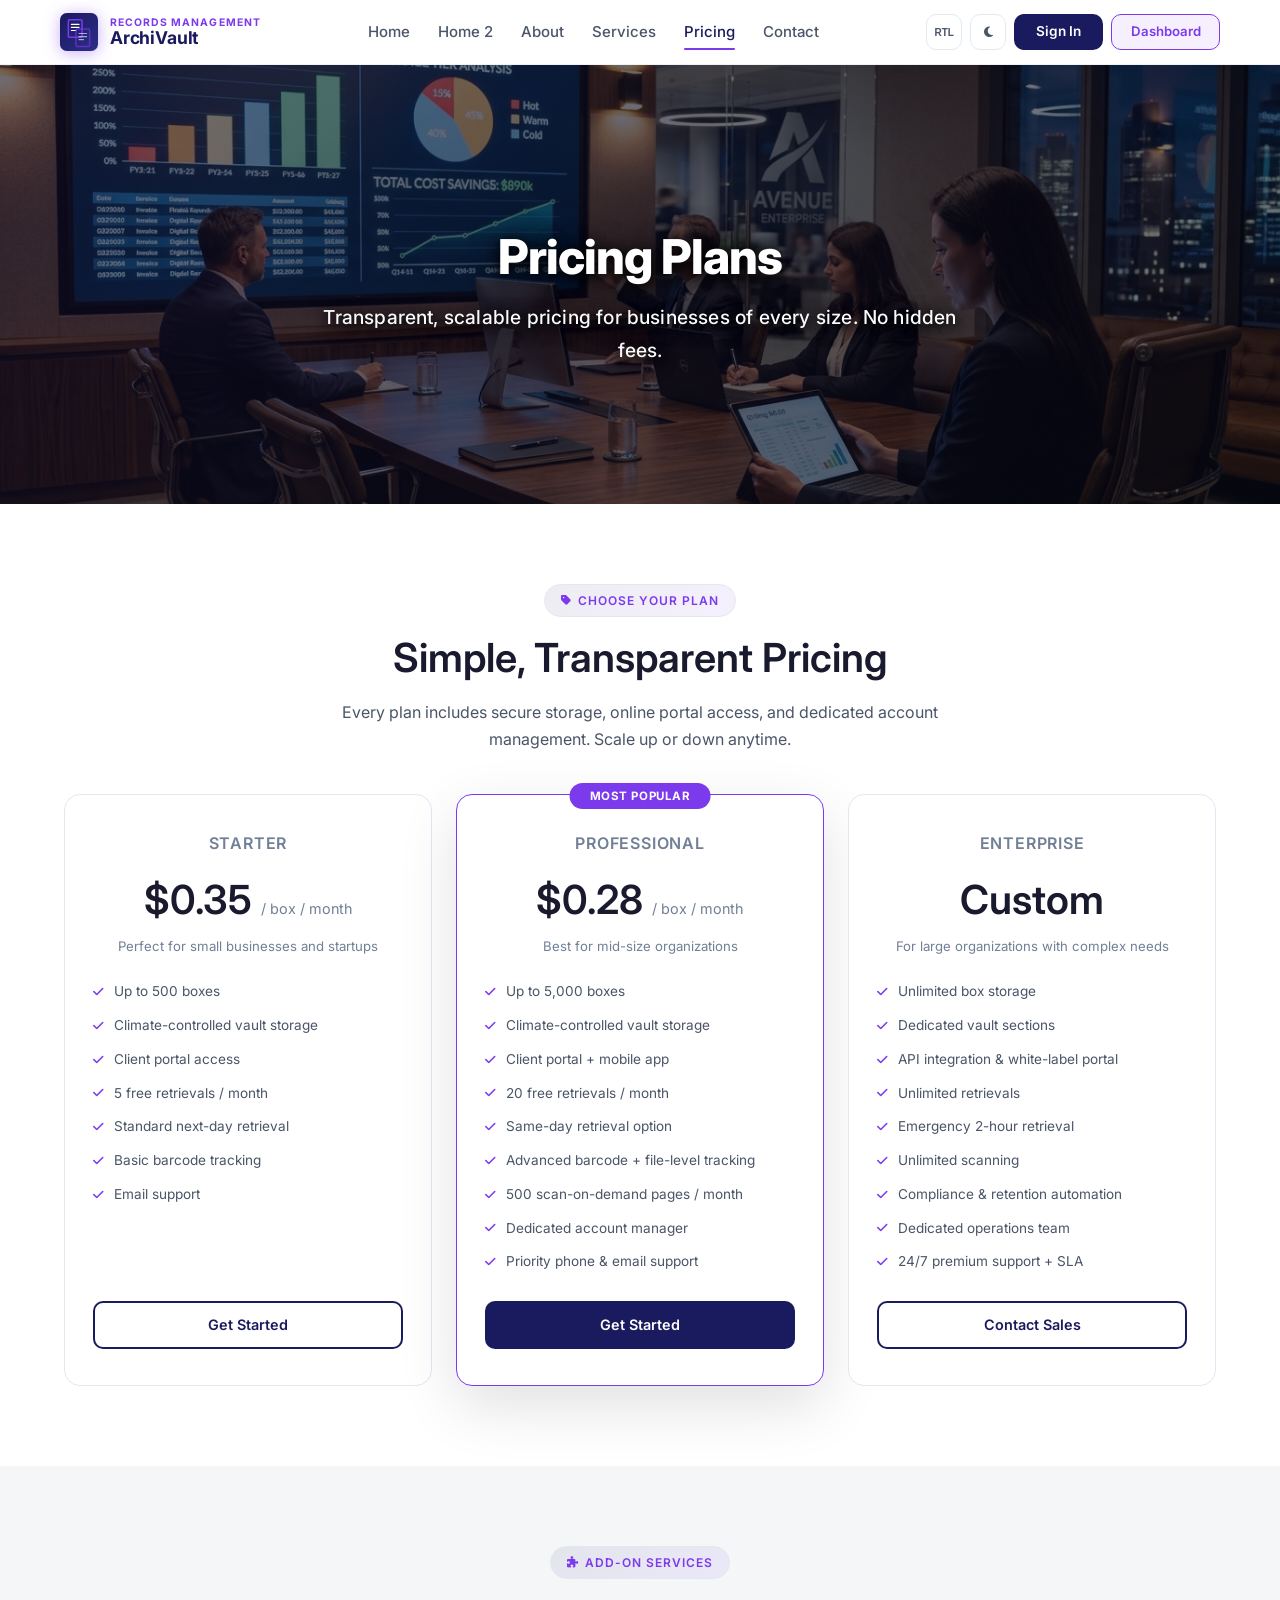
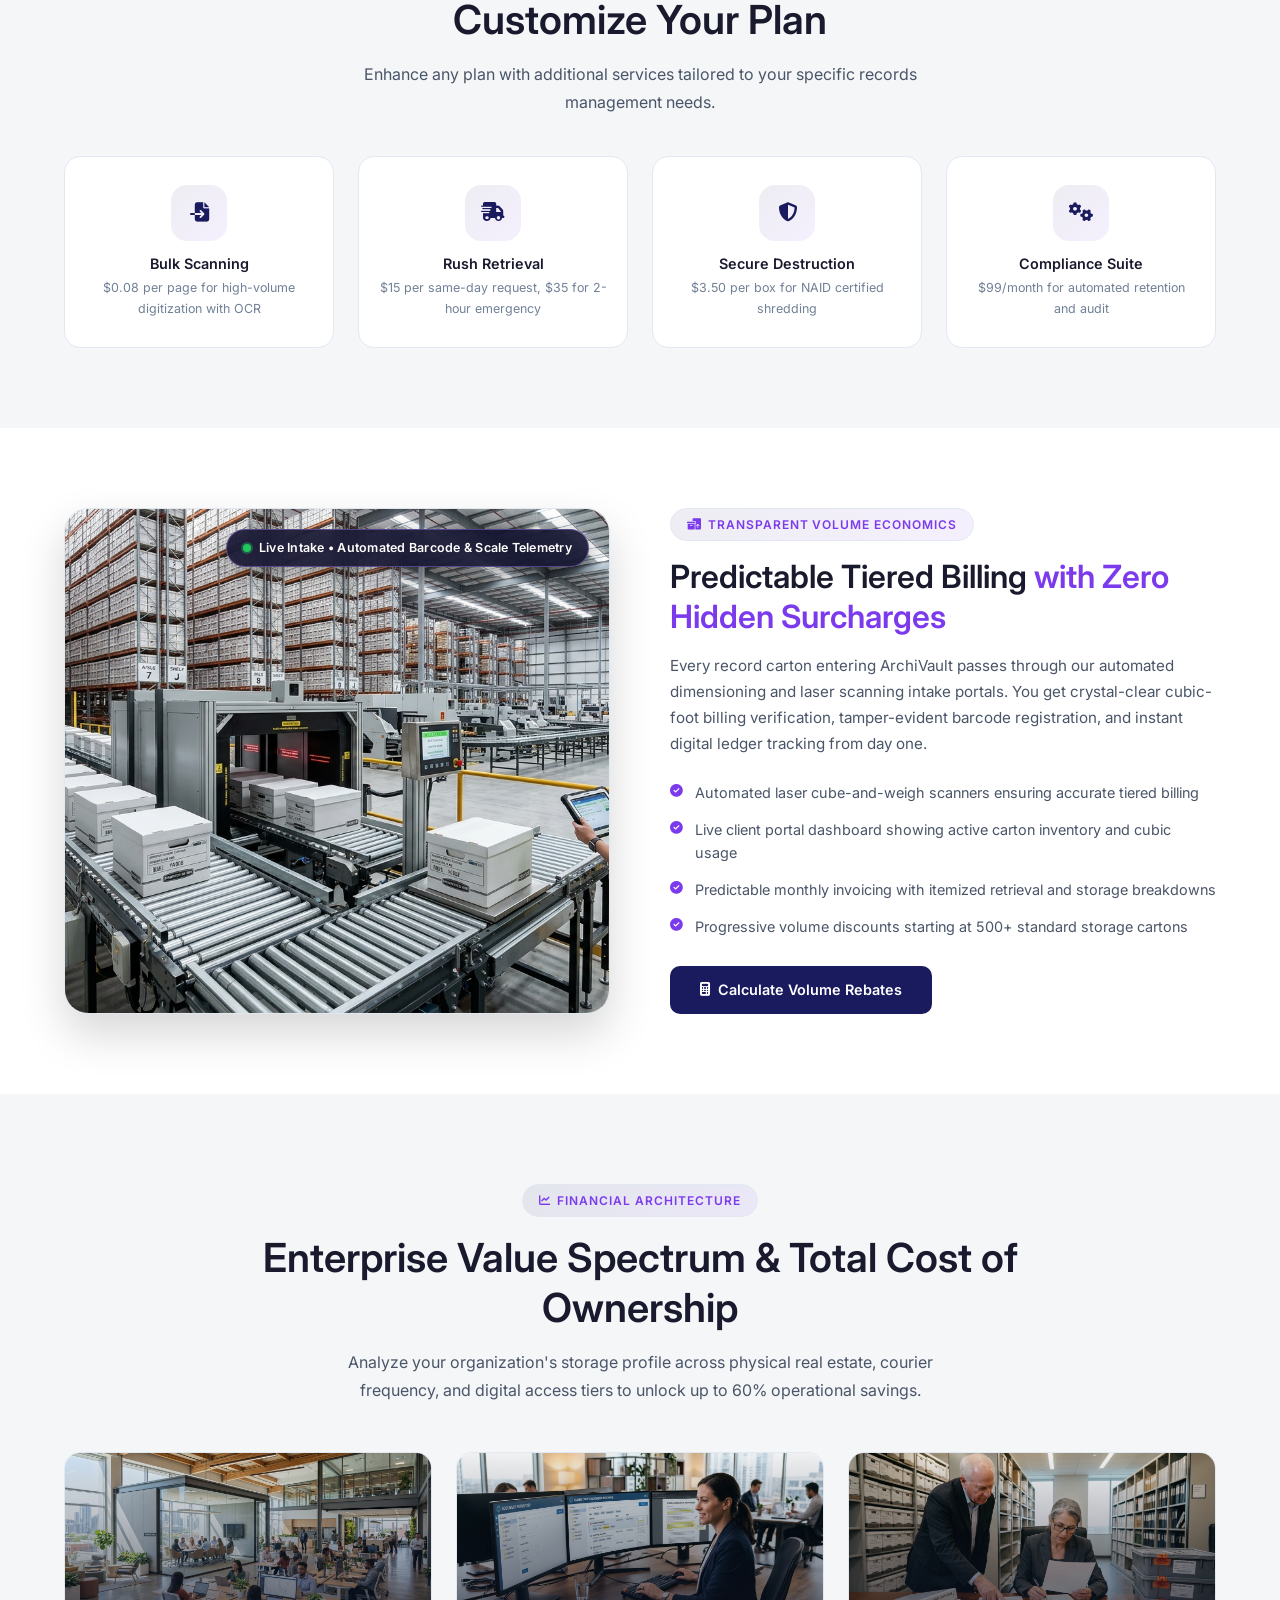
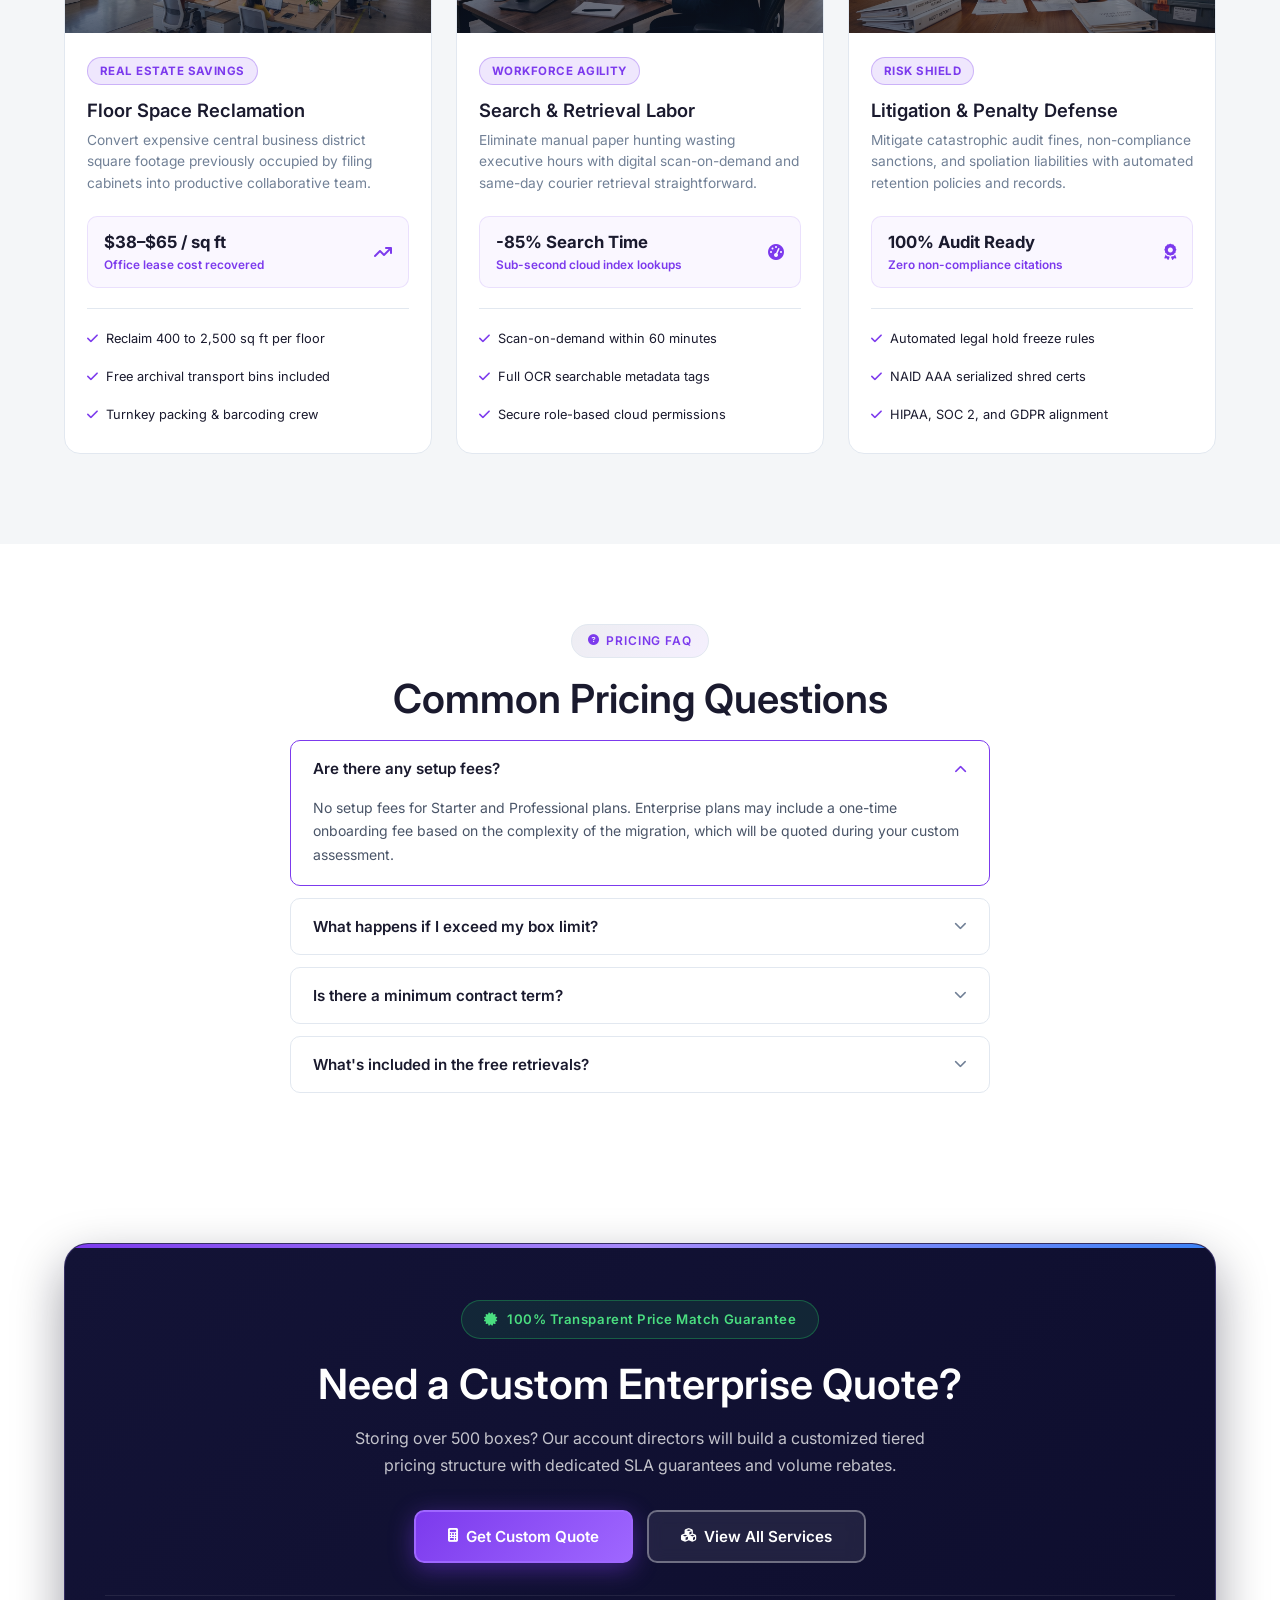
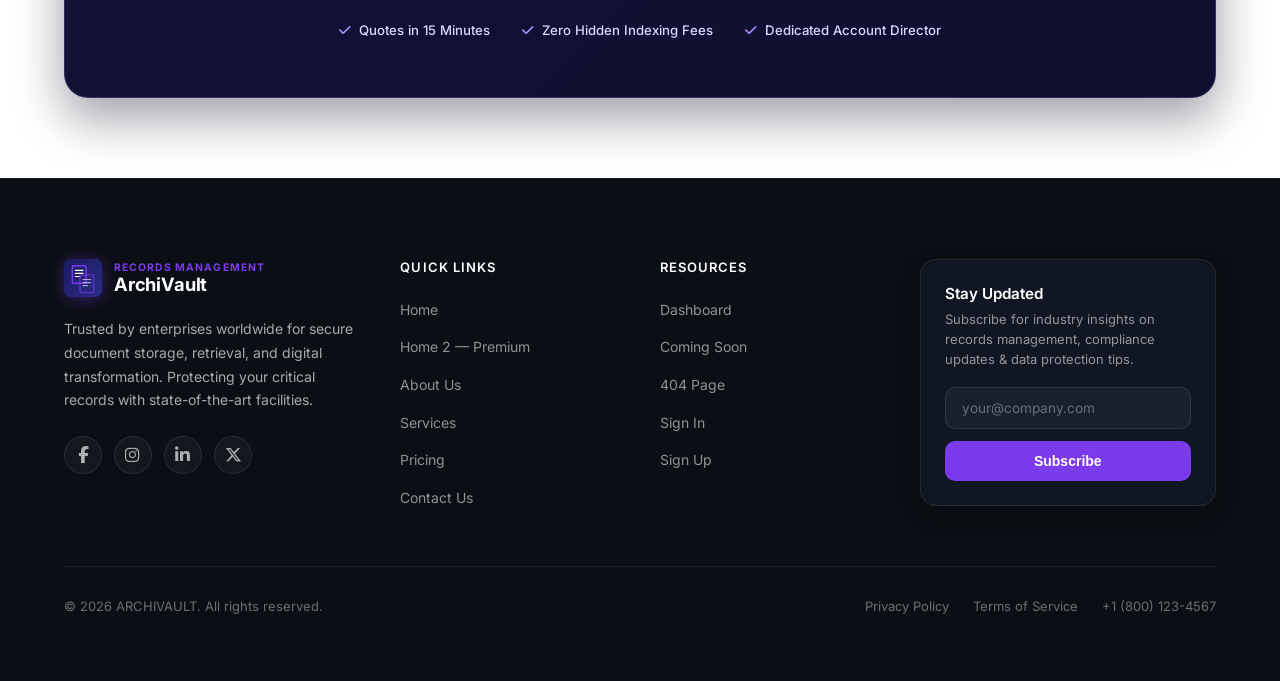
<file: pricing.html>
<!DOCTYPE html>
<html lang="en" dir="ltr" id="root-html">
<head>
    <meta charset="UTF-8">
    <meta name="viewport" content="width=device-width, initial-scale=1.0">
    <title>Pricing | ArchiVault — Records Management & Storage</title>
    <meta name="description" content="Transparent pricing plans for ArchiVault's records management services. Choose the plan that fits your organization's storage, retrieval, and scanning needs.">
    <link rel="icon" href="favicon.svg" type="image/svg+xml">
    <link rel="preconnect" href="https://fonts.googleapis.com">
    <link rel="preconnect" href="https://fonts.gstatic.com" crossorigin>
    <link href="https://fonts.googleapis.com/css2?family=Inter:wght@400;500;600;700&display=swap" rel="stylesheet">
    <link rel="stylesheet" href="https://cdnjs.cloudflare.com/ajax/libs/font-awesome/6.5.1/css/all.min.css">
    <link rel="stylesheet" href="style.css?v=12.6">
    <script>
        (function(){try{if(localStorage.getItem('av-dark')==='1'){document.documentElement.classList.add('dark')}if(localStorage.getItem('av-rtl')==='1'){document.documentElement.setAttribute('dir','rtl')}}catch(e){}})();
    </script>
</head>
<body>

<div id="navbar-placeholder"></div>

<main>
    <!-- Page Header -->
    <section class="page-header pricing-header">
        <div class="container">
            <h1>Pricing Plans</h1>
            <p>Transparent, scalable pricing for businesses of every size. No hidden fees.</p>
        </div>
    </section>

    <!-- Pricing Cards -->
    <section class="section">
        <div class="container text-center">
            <div class="section-badge fade-up"><i class="fas fa-tag"></i> Choose Your Plan</div>
            <h2 class="section-title fade-up">Simple, Transparent Pricing</h2>
            <p class="section-desc fade-up">Every plan includes secure storage, online portal access, and dedicated account management. Scale up or down anytime.</p>
            <div class="pricing-grid">
                <!-- Starter -->
                <div class="pricing-card fade-up">
                    <div class="pricing-name">Starter</div>
                    <div class="pricing-price">$0.35 <span>/ box / month</span></div>
                    <div class="pricing-desc">Perfect for small businesses and startups</div>
                    <div class="pricing-features">
                        <div class="pricing-feature"><i class="fas fa-check"></i> Up to 500 boxes</div>
                        <div class="pricing-feature"><i class="fas fa-check"></i> Climate-controlled vault storage</div>
                        <div class="pricing-feature"><i class="fas fa-check"></i> Client portal access</div>
                        <div class="pricing-feature"><i class="fas fa-check"></i> 5 free retrievals / month</div>
                        <div class="pricing-feature"><i class="fas fa-check"></i> Standard next-day retrieval</div>
                        <div class="pricing-feature"><i class="fas fa-check"></i> Basic barcode tracking</div>
                        <div class="pricing-feature"><i class="fas fa-check"></i> Email support</div>
                    </div>
                    <a href="contact.html" class="btn btn-secondary w-full">Get Started</a>
                </div>

                <!-- Professional (Popular) -->
                <div class="pricing-card popular fade-up">
                    <div class="pricing-popular-badge">Most Popular</div>
                    <div class="pricing-name">Professional</div>
                    <div class="pricing-price">$0.28 <span>/ box / month</span></div>
                    <div class="pricing-desc">Best for mid-size organizations</div>
                    <div class="pricing-features">
                        <div class="pricing-feature"><i class="fas fa-check"></i> Up to 5,000 boxes</div>
                        <div class="pricing-feature"><i class="fas fa-check"></i> Climate-controlled vault storage</div>
                        <div class="pricing-feature"><i class="fas fa-check"></i> Client portal + mobile app</div>
                        <div class="pricing-feature"><i class="fas fa-check"></i> 20 free retrievals / month</div>
                        <div class="pricing-feature"><i class="fas fa-check"></i> Same-day retrieval option</div>
                        <div class="pricing-feature"><i class="fas fa-check"></i> Advanced barcode + file-level tracking</div>
                        <div class="pricing-feature"><i class="fas fa-check"></i> 500 scan-on-demand pages / month</div>
                        <div class="pricing-feature"><i class="fas fa-check"></i> Dedicated account manager</div>
                        <div class="pricing-feature"><i class="fas fa-check"></i> Priority phone & email support</div>
                    </div>
                    <a href="contact.html" class="btn btn-primary w-full">Get Started</a>
                </div>

                <!-- Enterprise -->
                <div class="pricing-card fade-up">
                    <div class="pricing-name">Enterprise</div>
                    <div class="pricing-price">Custom</div>
                    <div class="pricing-desc">For large organizations with complex needs</div>
                    <div class="pricing-features">
                        <div class="pricing-feature"><i class="fas fa-check"></i> Unlimited box storage</div>
                        <div class="pricing-feature"><i class="fas fa-check"></i> Dedicated vault sections</div>
                        <div class="pricing-feature"><i class="fas fa-check"></i> API integration & white-label portal</div>
                        <div class="pricing-feature"><i class="fas fa-check"></i> Unlimited retrievals</div>
                        <div class="pricing-feature"><i class="fas fa-check"></i> Emergency 2-hour retrieval</div>
                        <div class="pricing-feature"><i class="fas fa-check"></i> Unlimited scanning</div>
                        <div class="pricing-feature"><i class="fas fa-check"></i> Compliance & retention automation</div>
                        <div class="pricing-feature"><i class="fas fa-check"></i> Dedicated operations team</div>
                        <div class="pricing-feature"><i class="fas fa-check"></i> 24/7 premium support + SLA</div>
                    </div>
                    <a href="contact.html" class="btn btn-secondary w-full">Contact Sales</a>
                </div>
            </div>
        </div>
    </section>

    <!-- Add-on Services -->
    <section class="section section-alt">
        <div class="container text-center">
            <div class="section-badge fade-up"><i class="fas fa-puzzle-piece"></i> Add-On Services</div>
            <h2 class="section-title fade-up">Customize Your Plan</h2>
            <p class="section-desc fade-up">Enhance any plan with additional services tailored to your specific records management needs.</p>
            <div class="trust-grid">
                <div class="trust-badge-card fade-up">
                    <div class="trust-badge-icon"><i class="fas fa-file-import"></i></div>
                    <h4>Bulk Scanning</h4>
                    <p>$0.08 per page for high-volume digitization with OCR</p>
                </div>
                <div class="trust-badge-card fade-up">
                    <div class="trust-badge-icon"><i class="fas fa-truck-fast"></i></div>
                    <h4>Rush Retrieval</h4>
                    <p>$15 per same-day request, $35 for 2-hour emergency</p>
                </div>
                <div class="trust-badge-card fade-up">
                    <div class="trust-badge-icon"><i class="fas fa-shield-halved"></i></div>
                    <h4>Secure Destruction</h4>
                    <p>$3.50 per box for NAID certified shredding</p>
                </div>
                <div class="trust-badge-card fade-up">
                    <div class="trust-badge-icon"><i class="fas fa-gears"></i></div>
                    <h4>Compliance Suite</h4>
                    <p>$99/month for automated retention and audit</p>
                </div>
            </div>
        </div>
    </section>

    <!-- Showcase: Enterprise Box Intake & Volume Economics -->
    <section class="section">
        <div class="container">
            <div class="split-section">
                <div class="image-showcase-card intake-showcase-card slide-left">
                    <img src="assets/images/enterprise-box-intake.jpg" alt="Automated records warehouse intake conveyor with barcode laser scanner and dimensioner">
                    <div class="image-badge-overlay top-right">
                        <span class="badge-dot green"></span> Live Intake • Automated Barcode & Scale Telemetry
                    </div>
                </div>
                <div class="split-content slide-right">
                    <div class="section-badge"><i class="fas fa-boxes-packing"></i> Transparent Volume Economics</div>
                    <h2>Predictable Tiered Billing <span style="color:var(--secondary);">with Zero Hidden Surcharges</span></h2>
                    <p>Every record carton entering ArchiVault passes through our automated dimensioning and laser scanning intake portals. You get crystal-clear cubic-foot billing verification, tamper-evident barcode registration, and instant digital ledger tracking from day one.</p>
                    <div class="feature-checklist">
                        <div class="feature-check"><i class="fas fa-check-circle"></i> Automated laser cube-and-weigh scanners ensuring accurate tiered billing</div>
                        <div class="feature-check"><i class="fas fa-check-circle"></i> Live client portal dashboard showing active carton inventory and cubic usage</div>
                        <div class="feature-check"><i class="fas fa-check-circle"></i> Predictable monthly invoicing with itemized retrieval and storage breakdowns</div>
                        <div class="feature-check"><i class="fas fa-check-circle"></i> Progressive volume discounts starting at 500+ standard storage cartons</div>
                    </div>
                    <a href="contact.html" class="btn btn-primary"><i class="fas fa-calculator"></i> Calculate Volume Rebates</a>
                </div>
            </div>
        </div>
    </section>

    <!-- 3-Card Section: Enterprise Value Spectrum & Financial ROI Architecture -->
    <section class="pricing-spectrum-section section-alt">
        <div class="container">
            <div class="text-center" style="max-width: 780px; margin: 0 auto 48px;">
                <div class="section-badge fade-up"><i class="fas fa-chart-line"></i> Financial Architecture</div>
                <h2 class="section-title fade-up">Enterprise Value Spectrum & Total Cost of Ownership</h2>
                <p class="section-desc fade-up">Analyze your organization's storage profile across physical real estate, courier frequency, and digital access tiers to unlock up to 60% operational savings.</p>
            </div>
            <!-- 3-Card Value Spectrum Grid -->
            <div class="spectrum-cards-grid">
                <!-- Tier 1 -->
                <div class="spectrum-card fade-up">
                    <div class="spectrum-card-media">
                        <img src="assets/images/roi-floor-space-reclamation.jpg" alt="Modern collaborative office floor space reclaimed from legacy paper filing cabinets" loading="lazy">
                        <div class="spectrum-media-overlay"></div>
                    </div>
                    <div class="spectrum-card-body">
                        <div class="spectrum-card-header">
                            <span class="spectrum-tier-badge savings">Real Estate Savings</span>
                        </div>
                        <h3>Floor Space Reclamation</h3>
                        <p>Convert expensive central business district square footage previously occupied by filing cabinets into productive collaborative team.</p>
                        <div class="spectrum-metrics-box">
                            <div>
                                <strong>$38–$65 / sq ft</strong>
                                <span>Office lease cost recovered</span>
                            </div>
                            <i class="fas fa-arrow-trend-up" style="color:var(--secondary);"></i>
                        </div>
                        <div class="spectrum-feature-list">
                            <div class="spectrum-feature-item"><i class="fas fa-check"></i> Reclaim 400 to 2,500 sq ft per floor</div>
                            <div class="spectrum-feature-item"><i class="fas fa-check"></i> Free archival transport bins included</div>
                            <div class="spectrum-feature-item"><i class="fas fa-check"></i> Turnkey packing & barcoding crew</div>
                        </div>
                    </div>
                </div>

                <!-- Tier 2 -->
                <div class="spectrum-card fade-up">
                    <div class="spectrum-card-media">
                        <img src="assets/images/roi-rapid-document-search.jpg" alt="Executive retrieving digitized enterprise archive files on high-speed multi-monitor lookup station" loading="lazy">
                        <div class="spectrum-media-overlay"></div>
                    </div>
                    <div class="spectrum-card-body">
                        <div class="spectrum-card-header">
                            <span class="spectrum-tier-badge agility">Workforce Agility</span>
                        </div>
                        <h3>Search & Retrieval Labor</h3>
                        <p>Eliminate manual paper hunting wasting executive hours with digital scan-on-demand and same-day courier retrieval straightforward.</p>
                        <div class="spectrum-metrics-box">
                            <div>
                                <strong>-85% Search Time</strong>
                                <span>Sub-second cloud index lookups</span>
                            </div>
                            <i class="fas fa-gauge-high" style="color:var(--secondary);"></i>
                        </div>
                        <div class="spectrum-feature-list">
                            <div class="spectrum-feature-item"><i class="fas fa-check"></i> Scan-on-demand within 60 minutes</div>
                            <div class="spectrum-feature-item"><i class="fas fa-check"></i> Full OCR searchable metadata tags</div>
                            <div class="spectrum-feature-item"><i class="fas fa-check"></i> Secure role-based cloud permissions</div>
                        </div>
                    </div>
                </div>

                <!-- Tier 3 -->
                <div class="spectrum-card fade-up">
                    <div class="spectrum-card-media">
                        <img src="assets/images/roi-litigation-audit-shield.jpg" alt="Senior corporate compliance officers inspecting chain of custody and certified regulatory audit documentation" loading="lazy">
                        <div class="spectrum-media-overlay"></div>
                    </div>
                    <div class="spectrum-card-body">
                        <div class="spectrum-card-header">
                            <span class="spectrum-tier-badge compliance">Risk Shield</span>
                        </div>
                        <h3>Litigation & Penalty Defense</h3>
                        <p>Mitigate catastrophic audit fines, non-compliance sanctions, and spoliation liabilities with automated retention policies and records.</p>
                        <div class="spectrum-metrics-box">
                            <div>
                                <strong>100% Audit Ready</strong>
                                <span>Zero non-compliance citations</span>
                            </div>
                            <i class="fas fa-award" style="color:var(--secondary);"></i>
                        </div>
                        <div class="spectrum-feature-list">
                            <div class="spectrum-feature-item"><i class="fas fa-check"></i> Automated legal hold freeze rules</div>
                            <div class="spectrum-feature-item"><i class="fas fa-check"></i> NAID AAA serialized shred certs</div>
                            <div class="spectrum-feature-item"><i class="fas fa-check"></i> HIPAA, SOC 2, and GDPR alignment</div>
                        </div>
                    </div>
                </div>
            </div>
        </div>
    </section>

    <!-- FAQ -->
    <section class="section">
        <div class="container text-center">
            <div class="section-badge fade-up"><i class="fas fa-circle-question"></i> Pricing FAQ</div>
            <h2 class="section-title fade-up">Common Pricing Questions</h2>
            <div class="faq-list">
                <div class="faq-item active">
                    <button class="faq-question">Are there any setup fees? <i class="fas fa-chevron-down"></i></button>
                    <div class="faq-answer"><p>No setup fees for Starter and Professional plans. Enterprise plans may include a one-time onboarding fee based on the complexity of the migration, which will be quoted during your custom assessment.</p></div>
                </div>
                <div class="faq-item">
                    <button class="faq-question">What happens if I exceed my box limit? <i class="fas fa-chevron-down"></i></button>
                    <div class="faq-answer"><p>You can easily scale up at any time. Additional boxes beyond your plan limit are billed at the same per-box rate. We'll notify you when you're approaching your limit so you can upgrade if needed.</p></div>
                </div>
                <div class="faq-item">
                    <button class="faq-question">Is there a minimum contract term? <i class="fas fa-chevron-down"></i></button>
                    <div class="faq-answer"><p>Starter plans are month-to-month with no minimum commitment. Professional plans have a 12-month minimum. Enterprise agreements are customized based on your needs, typically 24 or 36 months.</p></div>
                </div>
                <div class="faq-item">
                    <button class="faq-question">What's included in the free retrievals? <i class="fas fa-chevron-down"></i></button>
                    <div class="faq-answer"><p>Free retrievals include standard next-business-day delivery of individual boxes or files to your office. Same-day and emergency retrievals are available as add-ons at the rates shown above.</p></div>
                </div>
            </div>
        </div>
    </section>

    <!-- CTA: Neon-Border Guarantee Card -->
    <section class="cta-pricing-wrap">
        <div class="container">
            <div class="cta-pricing-box fade-up">
                <div class="cta-guarantee-badge"><i class="fas fa-certificate"></i> 100% Transparent Price Match Guarantee</div>
                <h2>Need a Custom Enterprise Quote?</h2>
                <p>Storing over 500 boxes? Our account directors will build a customized tiered pricing structure with dedicated SLA guarantees and volume rebates.</p>
                <div class="cta-actions">
                    <a href="contact.html" class="btn btn-primary btn-lg"><i class="fas fa-calculator"></i> Get Custom Quote</a>
                    <a href="services.html" class="btn btn-secondary btn-lg"><i class="fas fa-cubes"></i> View All Services</a>
                </div>
                <div class="cta-trust-row">
                    <div class="cta-trust-point"><i class="fas fa-check"></i> Quotes in 15 Minutes</div>
                    <div class="cta-trust-point"><i class="fas fa-check"></i> Zero Hidden Indexing Fees</div>
                    <div class="cta-trust-point"><i class="fas fa-check"></i> Dedicated Account Director</div>
                </div>
            </div>
        </div>
    </section>
</main>

<div id="footer-placeholder"></div>

<script src="components.js?v=5.6"></script>
</body>
</html>
</file>
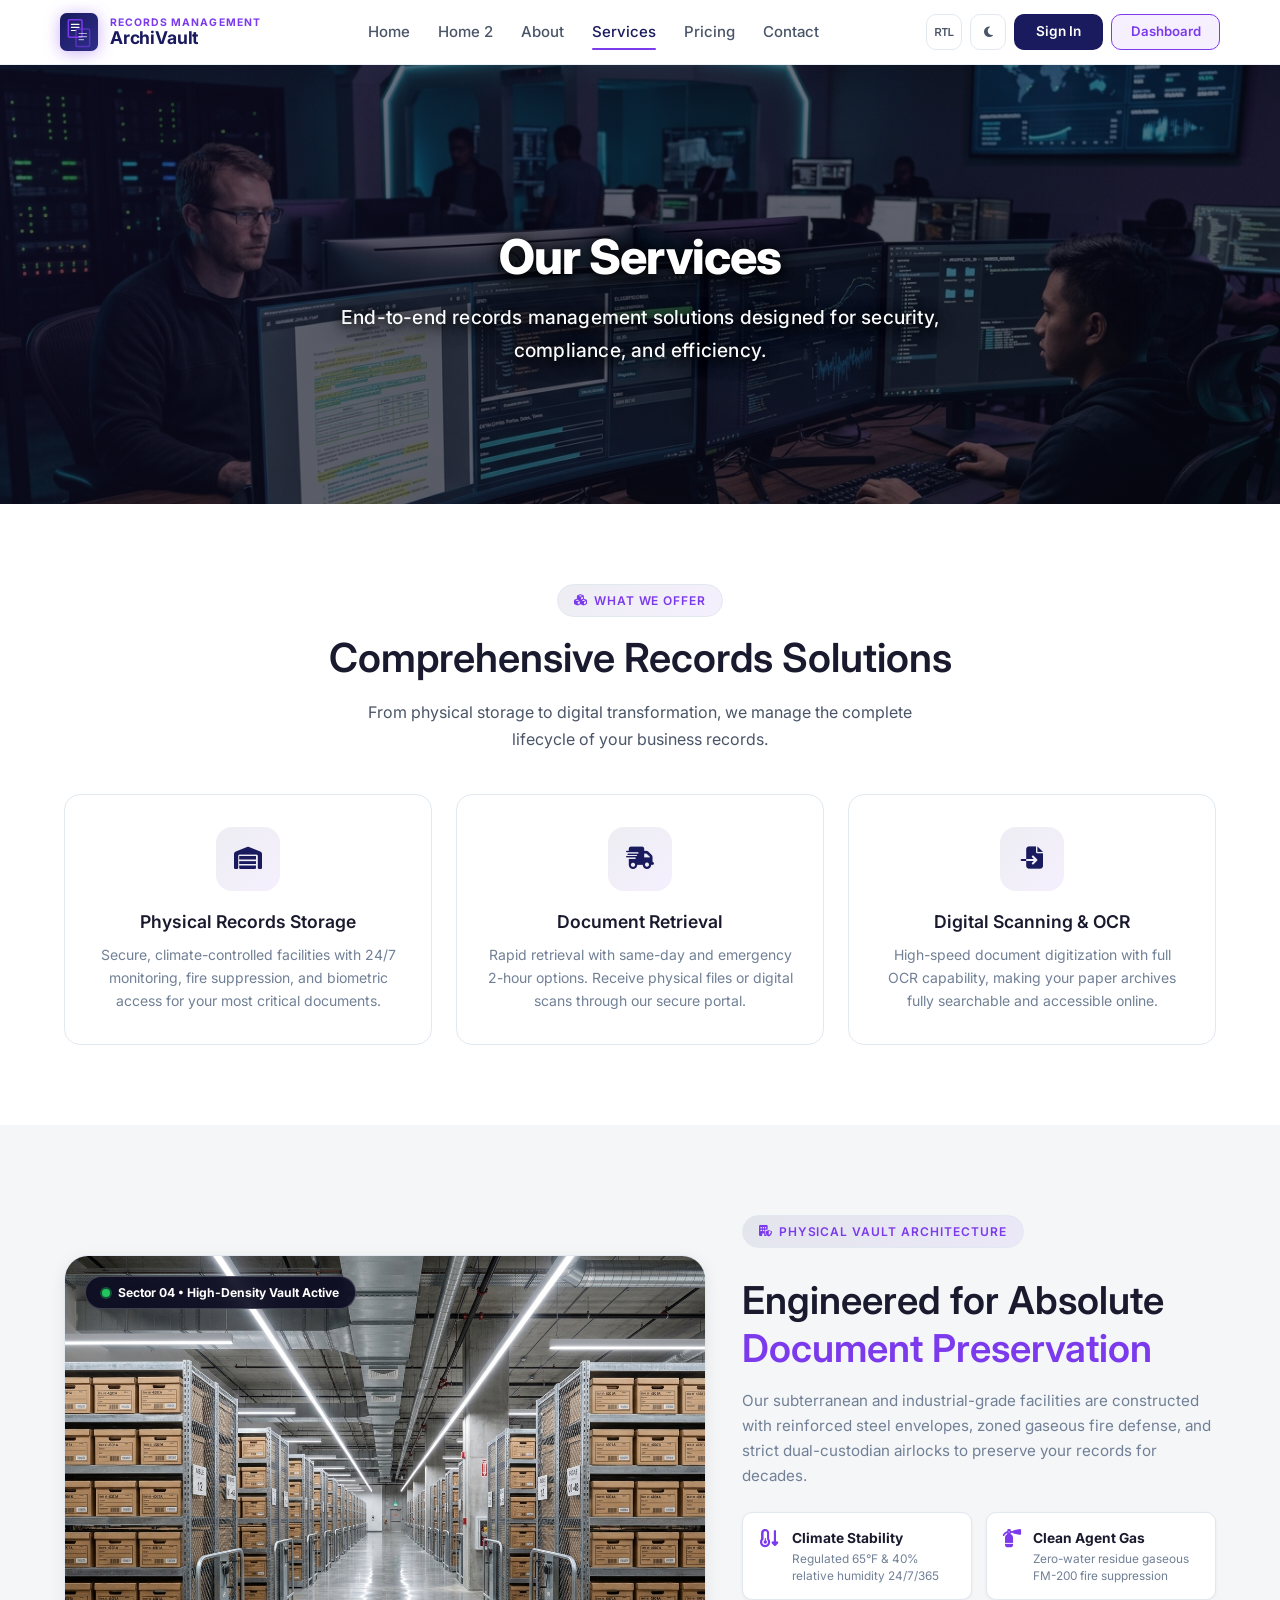
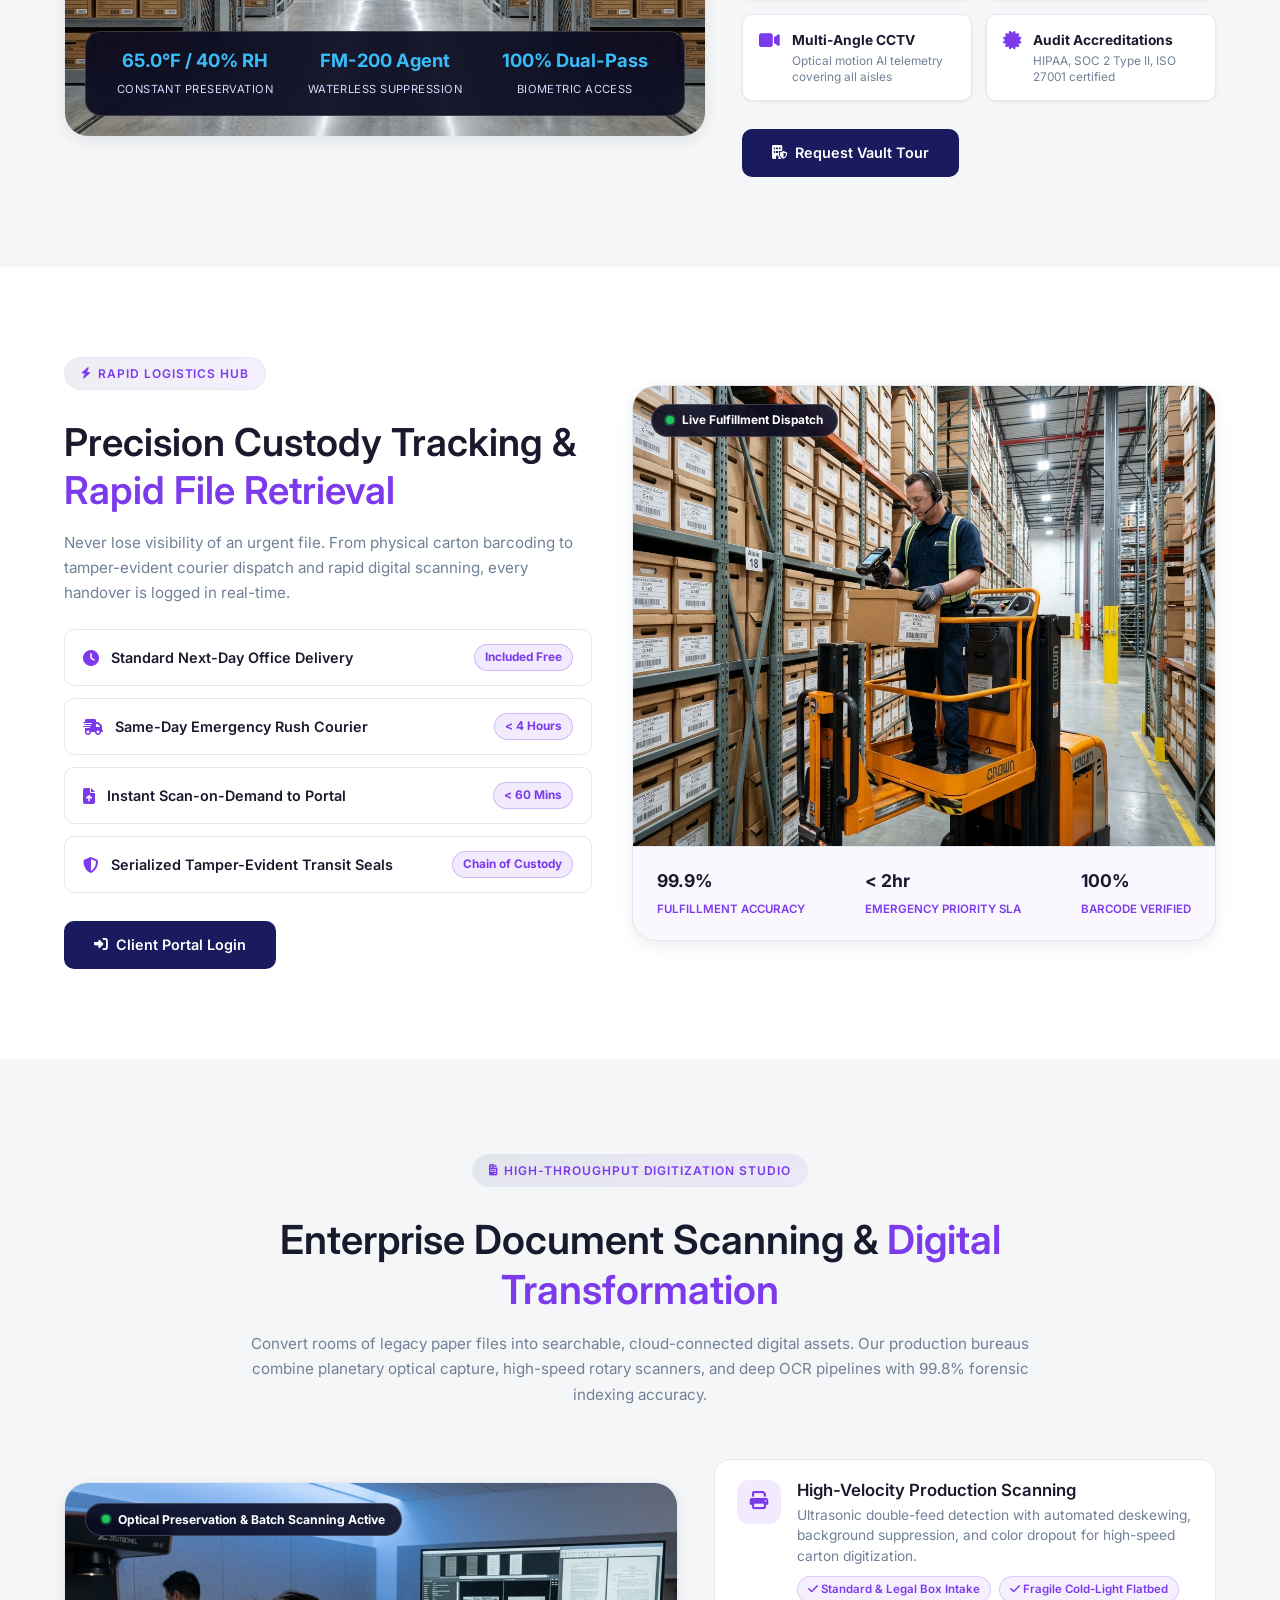
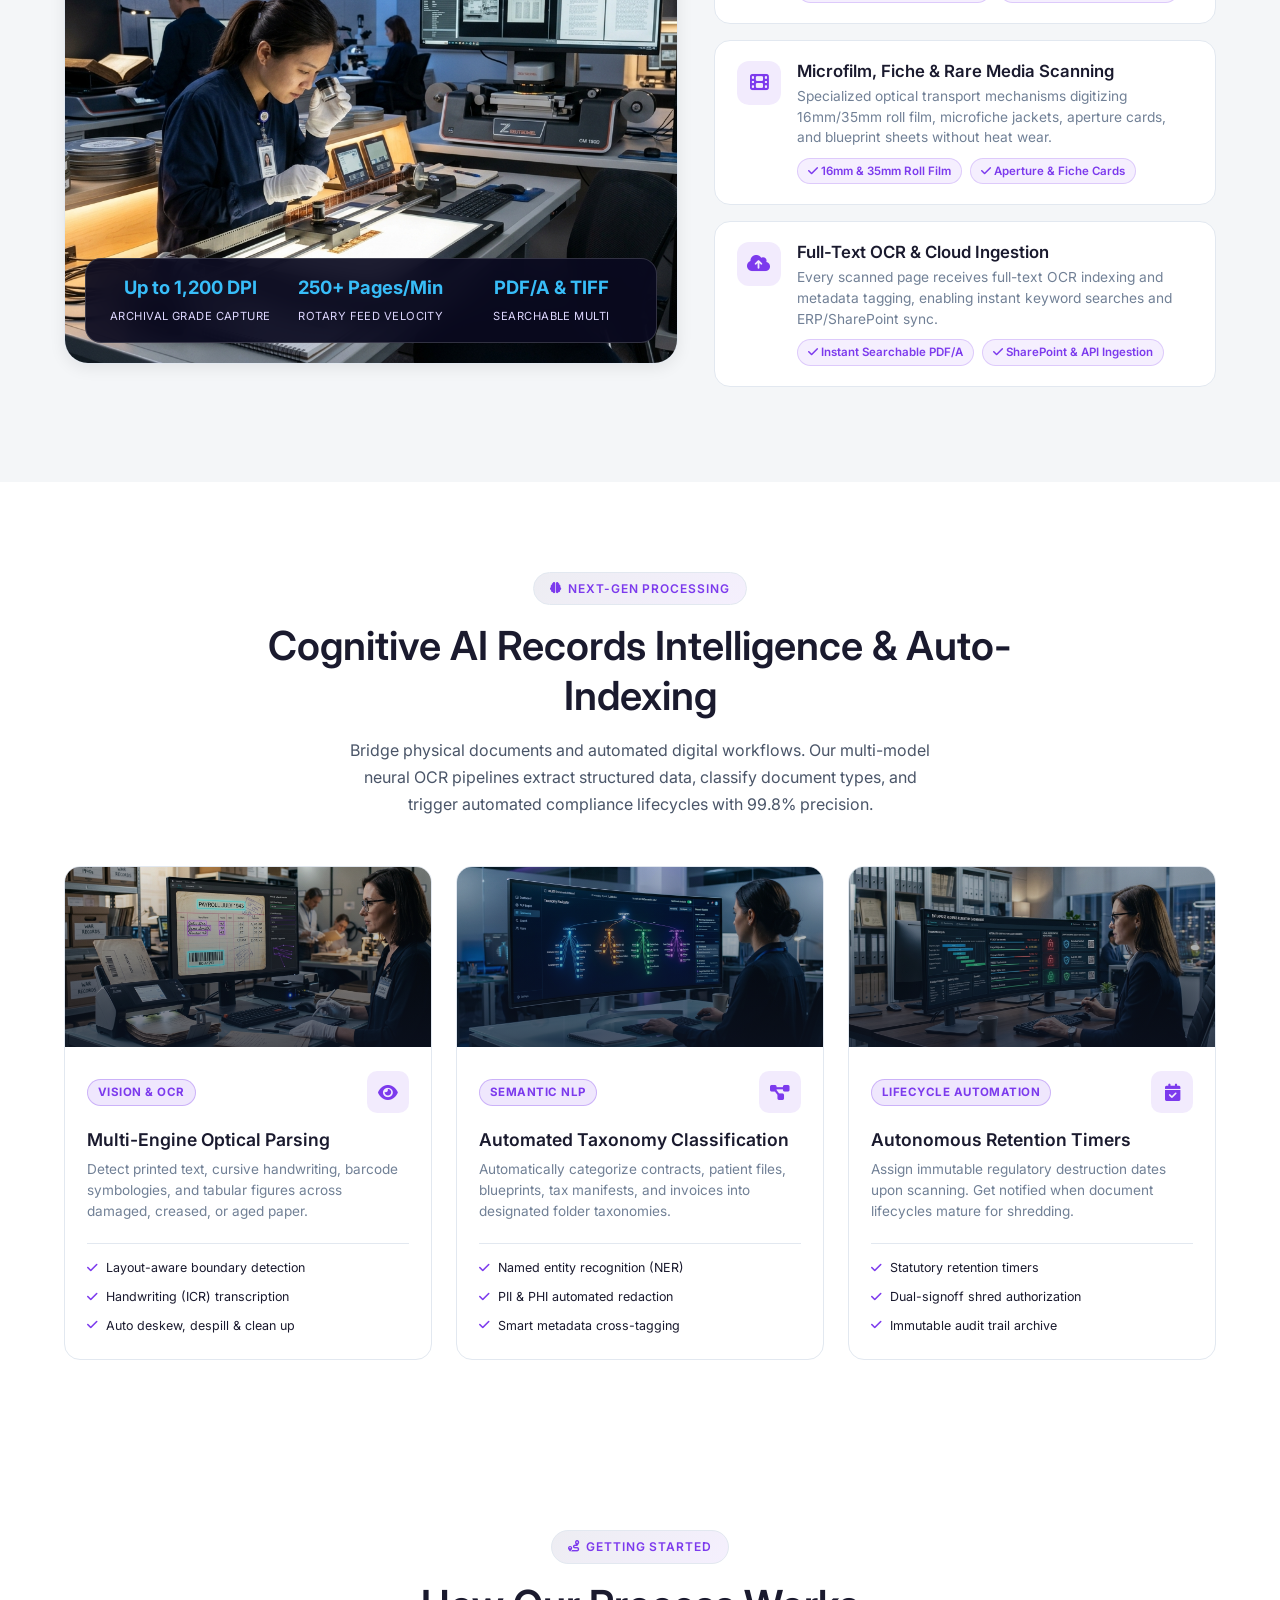
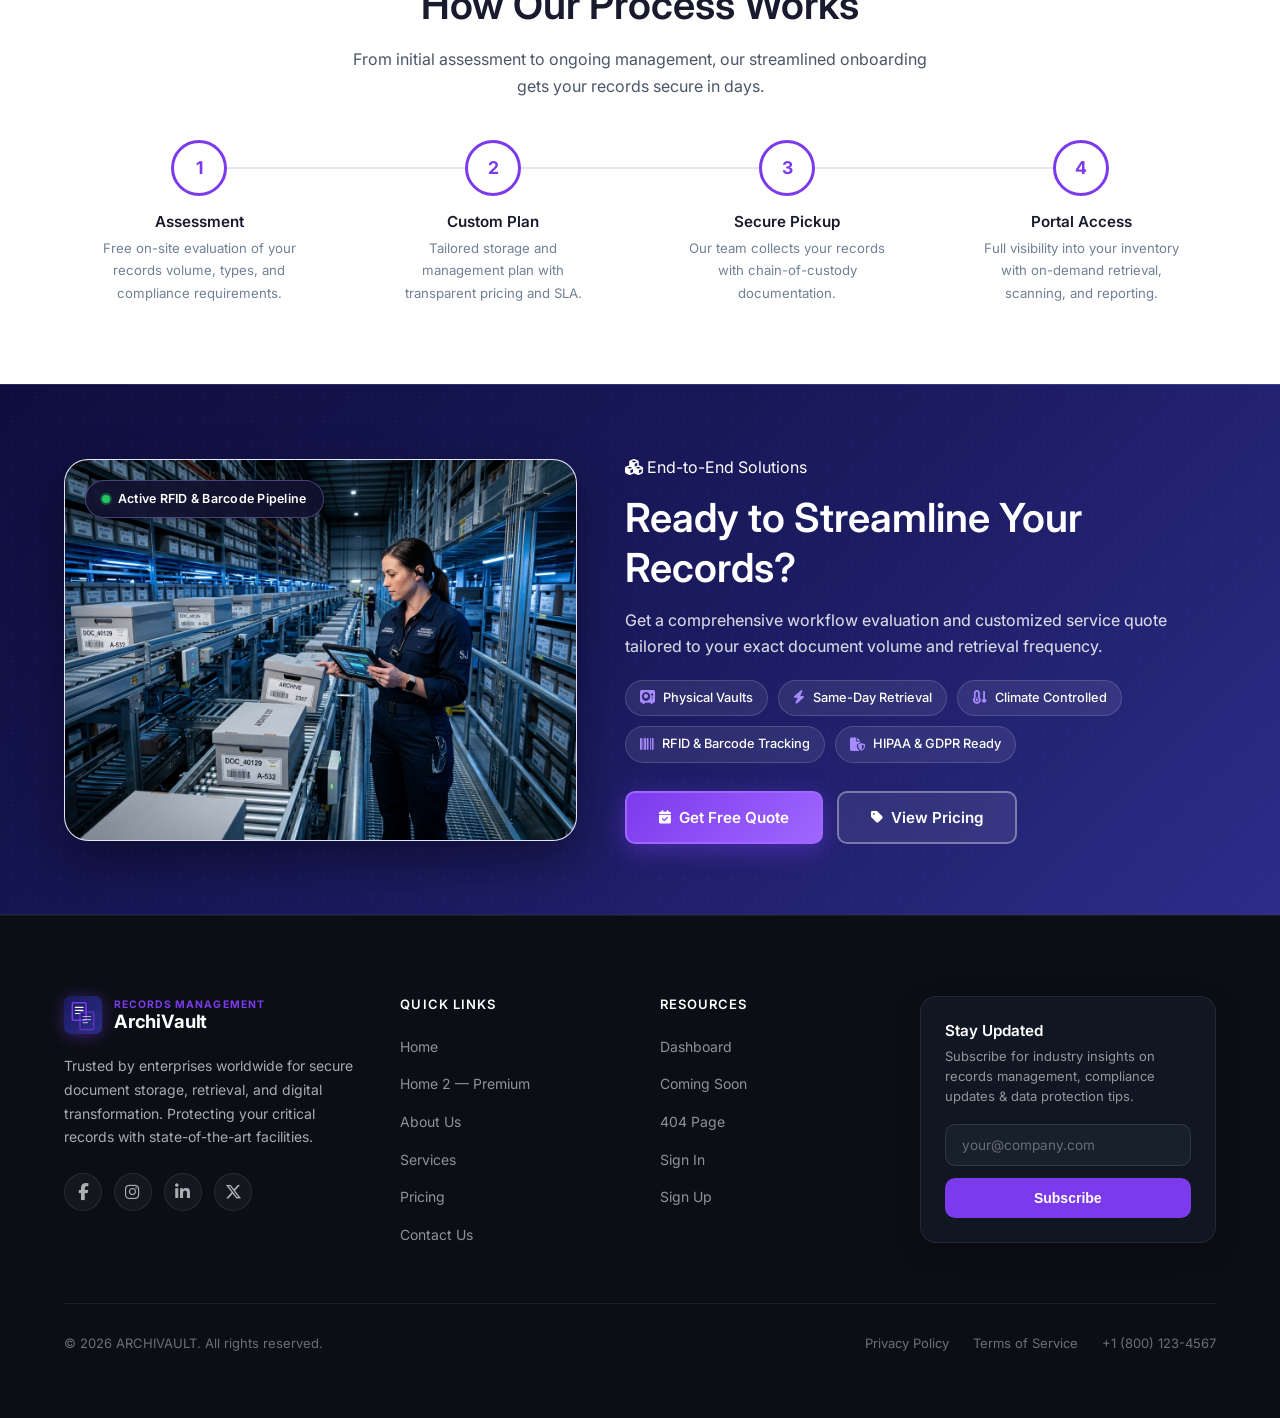
<file: services.html>
<!DOCTYPE html>
<html lang="en" dir="ltr" id="root-html">
<head>
    <meta charset="UTF-8">
    <meta name="viewport" content="width=device-width, initial-scale=1.0">
    <title>Services | ArchiVault — Records Management & Storage</title>
    <meta name="description" content="Explore ArchiVault's comprehensive records management services including physical storage, document retrieval, digital scanning, and secure destruction.">
    <link rel="icon" href="favicon.svg" type="image/svg+xml">
    <link rel="preconnect" href="https://fonts.googleapis.com">
    <link rel="preconnect" href="https://fonts.gstatic.com" crossorigin>
    <link href="https://fonts.googleapis.com/css2?family=Inter:wght@400;500;600;700&display=swap" rel="stylesheet">
    <link rel="stylesheet" href="https://cdnjs.cloudflare.com/ajax/libs/font-awesome/6.5.1/css/all.min.css">
    <link rel="stylesheet" href="style.css?v=12.6">
    <script>
        (function(){try{if(localStorage.getItem('av-dark')==='1'){document.documentElement.classList.add('dark')}if(localStorage.getItem('av-rtl')==='1'){document.documentElement.setAttribute('dir','rtl')}}catch(e){}})();
    </script>
</head>
<body>

<div id="navbar-placeholder"></div>

<main>
    <!-- Page Header -->
    <section class="page-header services-header">
        <div class="container">
            <h1>Our Services</h1>
            <p>End-to-end records management solutions designed for security, compliance, and efficiency.</p>
        </div>
    </section>

    <!-- Core Services Grid -->
    <section class="section">
        <div class="container text-center">
            <div class="section-badge fade-up"><i class="fas fa-cubes"></i> What We Offer</div>
            <h2 class="section-title fade-up">Comprehensive Records Solutions</h2>
            <p class="section-desc fade-up">From physical storage to digital transformation, we manage the complete lifecycle of your business records.</p>
            <div class="services-grid">
                <div class="service-card fade-up">
                    <div class="service-icon"><i class="fas fa-warehouse"></i></div>
                    <h3>Physical Records Storage</h3>
                    <p>Secure, climate-controlled facilities with 24/7 monitoring, fire suppression, and biometric access for your most critical documents.</p>
                </div>
                <div class="service-card fade-up">
                    <div class="service-icon"><i class="fas fa-truck-fast"></i></div>
                    <h3>Document Retrieval</h3>
                    <p>Rapid retrieval with same-day and emergency 2-hour options. Receive physical files or digital scans through our secure portal.</p>
                </div>
                <div class="service-card fade-up">
                    <div class="service-icon"><i class="fas fa-file-import"></i></div>
                    <h3>Digital Scanning & OCR</h3>
                    <p>High-speed document digitization with full OCR capability, making your paper archives fully searchable and accessible online.</p>
                </div>
            </div>
        </div>
    </section>

    <!-- Redesigned Section 1: Vault Climate Cockpit Bento Dock -->
    <section class="vault-cockpit-section">
        <div class="container">
            <div class="vault-cockpit-bento">
                <div class="cockpit-media-frame fade-up">
                    <img src="assets/images/climate-records-aisles.jpg" alt="Climate-controlled records storage vault interior with heavy-duty security-caged shelving and climate ducts">
                    <div class="cockpit-badge-top">
                        <span class="badge-dot green"></span> Sector 04 • High-Density Vault Active
                    </div>
                    <div class="cockpit-gauges-dock">
                        <div class="cockpit-gauge-item">
                            <strong>65.0°F / 40% RH</strong>
                            <span>Constant Preservation</span>
                        </div>
                        <div class="cockpit-gauge-item">
                            <strong>FM-200 Agent</strong>
                            <span>Waterless Suppression</span>
                        </div>
                        <div class="cockpit-gauge-item">
                            <strong>100% Dual-Pass</strong>
                            <span>Biometric Access</span>
                        </div>
                    </div>
                </div>

                <div class="cockpit-info-wrap fade-up">
                    <div class="section-badge"><i class="fas fa-building-shield"></i> Physical Vault Architecture</div>
                    <h2>Engineered for Absolute <span style="color:var(--secondary);">Document Preservation</span></h2>
                    <p>Our subterranean and industrial-grade facilities are constructed with reinforced steel envelopes, zoned gaseous fire defense, and strict dual-custodian airlocks to preserve your records for decades.</p>

                    <div class="cockpit-spec-grid">
                        <div class="cockpit-spec-card">
                            <i class="fas fa-temperature-arrow-down"></i>
                            <div>
                                <strong>Climate Stability</strong>
                                <span>Regulated 65°F & 40% relative humidity 24/7/365</span>
                            </div>
                        </div>
                        <div class="cockpit-spec-card">
                            <i class="fas fa-fire-extinguisher"></i>
                            <div>
                                <strong>Clean Agent Gas</strong>
                                <span>Zero-water residue gaseous FM-200 fire suppression</span>
                            </div>
                        </div>
                        <div class="cockpit-spec-card">
                            <i class="fas fa-video"></i>
                            <div>
                                <strong>Multi-Angle CCTV</strong>
                                <span>Optical motion AI telemetry covering all aisles</span>
                            </div>
                        </div>
                        <div class="cockpit-spec-card">
                            <i class="fas fa-certificate"></i>
                            <div>
                                <strong>Audit Accreditations</strong>
                                <span>HIPAA, SOC 2 Type II, ISO 27001 certified</span>
                            </div>
                        </div>
                    </div>

                    <a href="contact.html" class="btn btn-primary"><i class="fas fa-building-shield"></i> Request Vault Tour</a>
                </div>
            </div>
        </div>
    </section>

    <!-- Redesigned Section 2: Rapid Dispatch Hub & Matrix Track -->
    <section class="dispatch-matrix-section">
        <div class="container">
            <div class="dispatch-matrix-grid">
                <div class="dispatch-matrix-content fade-up">
                    <div class="section-badge"><i class="fas fa-bolt"></i> Rapid Logistics Hub</div>
                    <h2>Precision Custody Tracking & <span style="color:var(--secondary);">Rapid File Retrieval</span></h2>
                    <p>Never lose visibility of an urgent file. From physical carton barcoding to tamper-evident courier dispatch and rapid digital scanning, every handover is logged in real-time.</p>

                    <div class="dispatch-tier-pills">
                        <div class="dispatch-tier-pill">
                            <div class="dispatch-pill-title">
                                <i class="fas fa-clock"></i>
                                <span>Standard Next-Day Office Delivery</span>
                            </div>
                            <span class="dispatch-pill-badge">Included Free</span>
                        </div>
                        <div class="dispatch-tier-pill">
                            <div class="dispatch-pill-title">
                                <i class="fas fa-truck-fast"></i>
                                <span>Same-Day Emergency Rush Courier</span>
                            </div>
                            <span class="dispatch-pill-badge">&lt; 4 Hours</span>
                        </div>
                        <div class="dispatch-tier-pill">
                            <div class="dispatch-pill-title">
                                <i class="fas fa-file-arrow-up"></i>
                                <span>Instant Scan-on-Demand to Portal</span>
                            </div>
                            <span class="dispatch-pill-badge">&lt; 60 Mins</span>
                        </div>
                        <div class="dispatch-tier-pill">
                            <div class="dispatch-pill-title">
                                <i class="fas fa-shield-halved"></i>
                                <span>Serialized Tamper-Evident Transit Seals</span>
                            </div>
                            <span class="dispatch-pill-badge">Chain of Custody</span>
                        </div>
                    </div>

                    <a href="login.html" class="btn btn-primary"><i class="fas fa-right-to-bracket"></i> Client Portal Login</a>
                </div>

                <div class="dispatch-terminal-card fade-up">
                    <div class="dispatch-terminal-img-wrap">
                        <img src="assets/images/barcode-carton-retrieval.jpg" alt="Document retrieval specialist on order-picker lift scanning barcodes and pulling archive cartons from high-bay racks">
                        <div class="dispatch-overlay-tag">
                            <span class="badge-dot green"></span> Live Fulfillment Dispatch
                        </div>
                    </div>
                    <div class="dispatch-telemetry-hud">
                        <div class="dispatch-hud-stat">
                            <strong>99.9%</strong>
                            <span>Fulfillment Accuracy</span>
                        </div>
                        <div class="dispatch-hud-stat">
                            <strong>&lt; 2hr</strong>
                            <span>Emergency Priority SLA</span>
                        </div>
                        <div class="dispatch-hud-stat">
                            <strong>100%</strong>
                            <span>Barcode Verified</span>
                        </div>
                    </div>
                </div>
            </div>
        </div>
    </section>

    <!-- Redesigned Section 3: High-Volume Enterprise Digitization & Optical Pipeline Studio -->
    <section class="digitization-studio-section">
        <div class="container">
            <div class="digitization-studio-header fade-up">
                <div class="section-badge"><i class="fas fa-file-invoice"></i> High-Throughput Digitization Studio</div>
                <h2>Enterprise Document Scanning & <span style="color:var(--secondary);">Digital Transformation</span></h2>
                <p>Convert rooms of legacy paper files into searchable, cloud-connected digital assets. Our production bureaus combine planetary optical capture, high-speed rotary scanners, and deep OCR pipelines with 99.8% forensic indexing accuracy.</p>
            </div>

            <div class="digitization-studio-grid">
                <!-- Optical Workstation Hero Frame -->
                <div class="digitization-scanner-hero fade-up">
                    <img src="assets/images/microfilm-digitization-lab.jpg" alt="Production document digitization bureau and optical scanning workstations">
                    <div class="scanner-badge-status">
                        <span class="badge-dot green"></span> Optical Preservation & Batch Scanning Active
                    </div>
                    <div class="scanner-telemetry-strip">
                        <div class="scanner-stat-unit">
                            <strong>Up to 1,200 DPI</strong>
                            <span>Archival Grade Capture</span>
                        </div>
                        <div class="scanner-stat-unit">
                            <strong>250+ Pages/Min</strong>
                            <span>Rotary Feed Velocity</span>
                        </div>
                        <div class="scanner-stat-unit">
                            <strong>PDF/A & TIFF</strong>
                            <span>Searchable Multi</span>
                        </div>
                    </div>
                </div>

                <!-- 3 Modern Feature Cards Column -->
                <div class="digitization-stages-column">
                    <div class="digitization-stage-card fade-up">
                        <div class="stage-card-icon"><i class="fas fa-print"></i></div>
                        <div class="stage-card-body">
                            <h3>High-Velocity Production Scanning</h3>
                            <p>Ultrasonic double-feed detection with automated deskewing, background suppression, and color dropout for high-speed carton digitization.</p>
                            <div class="stage-chips-row">
                                <span class="stage-chip"><i class="fas fa-check"></i> Standard & Legal Box Intake</span>
                                <span class="stage-chip"><i class="fas fa-check"></i> Fragile Cold-Light Flatbed</span>
                            </div>
                        </div>
                    </div>

                    <div class="digitization-stage-card fade-up">
                        <div class="stage-card-icon"><i class="fas fa-film"></i></div>
                        <div class="stage-card-body">
                            <h3>Microfilm, Fiche & Rare Media Scanning</h3>
                            <p>Specialized optical transport mechanisms digitizing 16mm/35mm roll film, microfiche jackets, aperture cards, and blueprint sheets without heat wear.</p>
                            <div class="stage-chips-row">
                                <span class="stage-chip"><i class="fas fa-check"></i> 16mm & 35mm Roll Film</span>
                                <span class="stage-chip"><i class="fas fa-check"></i> Aperture & Fiche Cards</span>
                            </div>
                        </div>
                    </div>

                    <div class="digitization-stage-card fade-up">
                        <div class="stage-card-icon"><i class="fas fa-cloud-arrow-up"></i></div>
                        <div class="stage-card-body">
                            <h3>Full-Text OCR & Cloud Ingestion</h3>
                            <p>Every scanned page receives full-text OCR indexing and metadata tagging, enabling instant keyword searches and ERP/SharePoint sync.</p>
                            <div class="stage-chips-row">
                                <span class="stage-chip"><i class="fas fa-check"></i> Instant Searchable PDF/A</span>
                                <span class="stage-chip"><i class="fas fa-check"></i> SharePoint & API Ingestion</span>
                            </div>
                        </div>
                    </div>
                </div>
            </div>
        </div>
    </section>

    <!-- 3-Card Section: Cognitive AI Records Intelligence & Auto-Indexing Architecture -->
    <section class="services-ai-intelligence-section section-alt">
        <div class="container">
            <div class="text-center" style="max-width: 780px; margin: 0 auto 48px;">
                <div class="section-badge fade-up"><i class="fas fa-brain"></i> Next-Gen Processing</div>
                <h2 class="section-title fade-up">Cognitive AI Records Intelligence & Auto-Indexing</h2>
                <p class="section-desc fade-up">Bridge physical documents and automated digital workflows. Our multi-model neural OCR pipelines extract structured data, classify document types, and trigger automated compliance lifecycles with 99.8% precision.</p>
            </div>
            <!-- 3-Card Cognitive Pipeline Grid -->
            <div class="ai-modules-grid">
                <!-- Module 1 -->
                <div class="ai-module-card fade-up">
                    <div class="ai-module-media">
                        <img src="assets/images/ai-optical-parsing-vision.jpg" alt="Computer vision OCR neural pipeline parsing printed and handwritten records" loading="lazy">
                        <div class="ai-module-media-overlay"></div>
                    </div>
                    <div class="ai-module-body">
                        <div class="ai-module-head">
                            <span class="ai-module-badge vision">Vision & OCR</span>
                            <div class="ai-module-icon"><i class="fas fa-eye"></i></div>
                        </div>
                        <h3>Multi-Engine Optical Parsing</h3>
                        <p>Detect printed text, cursive handwriting, barcode symbologies, and tabular figures across damaged, creased, or aged paper.</p>
                        <div class="ai-module-checks">
                            <div class="ai-module-check"><i class="fas fa-check"></i> Layout-aware boundary detection</div>
                            <div class="ai-module-check"><i class="fas fa-check"></i> Handwriting (ICR) transcription</div>
                            <div class="ai-module-check"><i class="fas fa-check"></i> Auto deskew, despill & clean up</div>
                        </div>
                    </div>
                </div>

                <!-- Module 2 -->
                <div class="ai-module-card fade-up">
                    <div class="ai-module-media">
                        <img src="assets/images/ai-nlp-taxonomy-classification.jpg" alt="Semantic NLP automated taxonomy categorization and document hierarchy clustering" loading="lazy">
                        <div class="ai-module-media-overlay"></div>
                    </div>
                    <div class="ai-module-body">
                        <div class="ai-module-head">
                            <span class="ai-module-badge nlp">Semantic NLP</span>
                            <div class="ai-module-icon"><i class="fas fa-diagram-project"></i></div>
                        </div>
                        <h3>Automated Taxonomy Classification</h3>
                        <p>Automatically categorize contracts, patient files, blueprints, tax manifests, and invoices into designated folder taxonomies.</p>
                        <div class="ai-module-checks">
                            <div class="ai-module-check"><i class="fas fa-check"></i> Named entity recognition (NER)</div>
                            <div class="ai-module-check"><i class="fas fa-check"></i> PII & PHI automated redaction</div>
                            <div class="ai-module-check"><i class="fas fa-check"></i> Smart metadata cross-tagging</div>
                        </div>
                    </div>
                </div>

                <!-- Module 3 -->
                <div class="ai-module-card fade-up">
                    <div class="ai-module-media">
                        <img src="assets/images/ai-retention-lifecycle-automation.jpg" alt="Autonomous document retention schedule countdowns and statutory destruction timers" loading="lazy">
                        <div class="ai-module-media-overlay"></div>
                    </div>
                    <div class="ai-module-body">
                        <div class="ai-module-head">
                            <span class="ai-module-badge retention">Lifecycle Automation</span>
                            <div class="ai-module-icon"><i class="fas fa-calendar-check"></i></div>
                        </div>
                        <h3>Autonomous Retention Timers</h3>
                        <p>Assign immutable regulatory destruction dates upon scanning. Get notified when document lifecycles mature for shredding.</p>
                        <div class="ai-module-checks">
                            <div class="ai-module-check"><i class="fas fa-check"></i> Statutory retention timers</div>
                            <div class="ai-module-check"><i class="fas fa-check"></i> Dual-signoff shred authorization</div>
                            <div class="ai-module-check"><i class="fas fa-check"></i> Immutable audit trail archive</div>
                        </div>
                    </div>
                </div>
            </div>
        </div>
    </section>

    <!-- How It Works -->
    <section class="section">
        <div class="container text-center">
            <div class="section-badge fade-up"><i class="fas fa-route"></i> Getting Started</div>
            <h2 class="section-title fade-up">How Our Process Works</h2>
            <p class="section-desc fade-up">From initial assessment to ongoing management, our streamlined onboarding gets your records secure in days.</p>
            <div class="process-track">
                <div class="process-step fade-up">
                    <div class="process-num">1</div>
                    <h4>Assessment</h4>
                    <p>Free on-site evaluation of your records volume, types, and compliance requirements.</p>
                </div>
                <div class="process-step fade-up">
                    <div class="process-num">2</div>
                    <h4>Custom Plan</h4>
                    <p>Tailored storage and management plan with transparent pricing and SLA.</p>
                </div>
                <div class="process-step fade-up">
                    <div class="process-num">3</div>
                    <h4>Secure Pickup</h4>
                    <p>Our team collects your records with chain-of-custody documentation.</p>
                </div>
                <div class="process-step fade-up">
                    <div class="process-num">4</div>
                    <h4>Portal Access</h4>
                    <p>Full visibility into your inventory with on-demand retrieval, scanning, and reporting.</p>
                </div>
            </div>
        </div>
    </section>

    <!-- CTA: Technical Solution Strip with Image on Left -->
    <section class="cta-services-wrap">
        <div class="container">
            <div class="cta-services-grid">
                <div class="image-showcase-card slide-left">
                    <img src="assets/images/services-solutions-workflow.jpg" alt="Specialist inspecting automated RFID records conveyor and barcode intake">
                    <div class="image-badge-overlay top-left">
                        <span class="badge-dot green"></span> Active RFID & Barcode Pipeline
                    </div>
                </div>
                <div class="cta-services-content slide-right">
                    <div class="cta-pill"><i class="fas fa-cubes"></i> End-to-End Solutions</div>
                    <h2>Ready to Streamline Your Records?</h2>
                    <p>Get a comprehensive workflow evaluation and customized service quote tailored to your exact document volume and retrieval frequency.</p>
                    <div class="cta-chips-grid">
                        <span class="cta-chip"><i class="fas fa-vault"></i> Physical Vaults</span>
                        <span class="cta-chip"><i class="fas fa-bolt"></i> Same-Day Retrieval</span>
                        <span class="cta-chip"><i class="fas fa-temperature-arrow-down"></i> Climate Controlled</span>
                        <span class="cta-chip"><i class="fas fa-barcode"></i> RFID & Barcode Tracking</span>
                        <span class="cta-chip"><i class="fas fa-file-shield"></i> HIPAA & GDPR Ready</span>
                    </div>
                    <div class="cta-actions">
                        <a href="contact.html" class="btn btn-primary btn-lg"><i class="fas fa-calendar-check"></i> Get Free Quote</a>
                        <a href="pricing.html" class="btn btn-secondary btn-lg"><i class="fas fa-tag"></i> View Pricing</a>
                    </div>
                </div>
            </div>
        </div>
    </section>
</main>

<div id="footer-placeholder"></div>

<script src="components.js?v=5.6"></script>
</body>
</html>
</file>
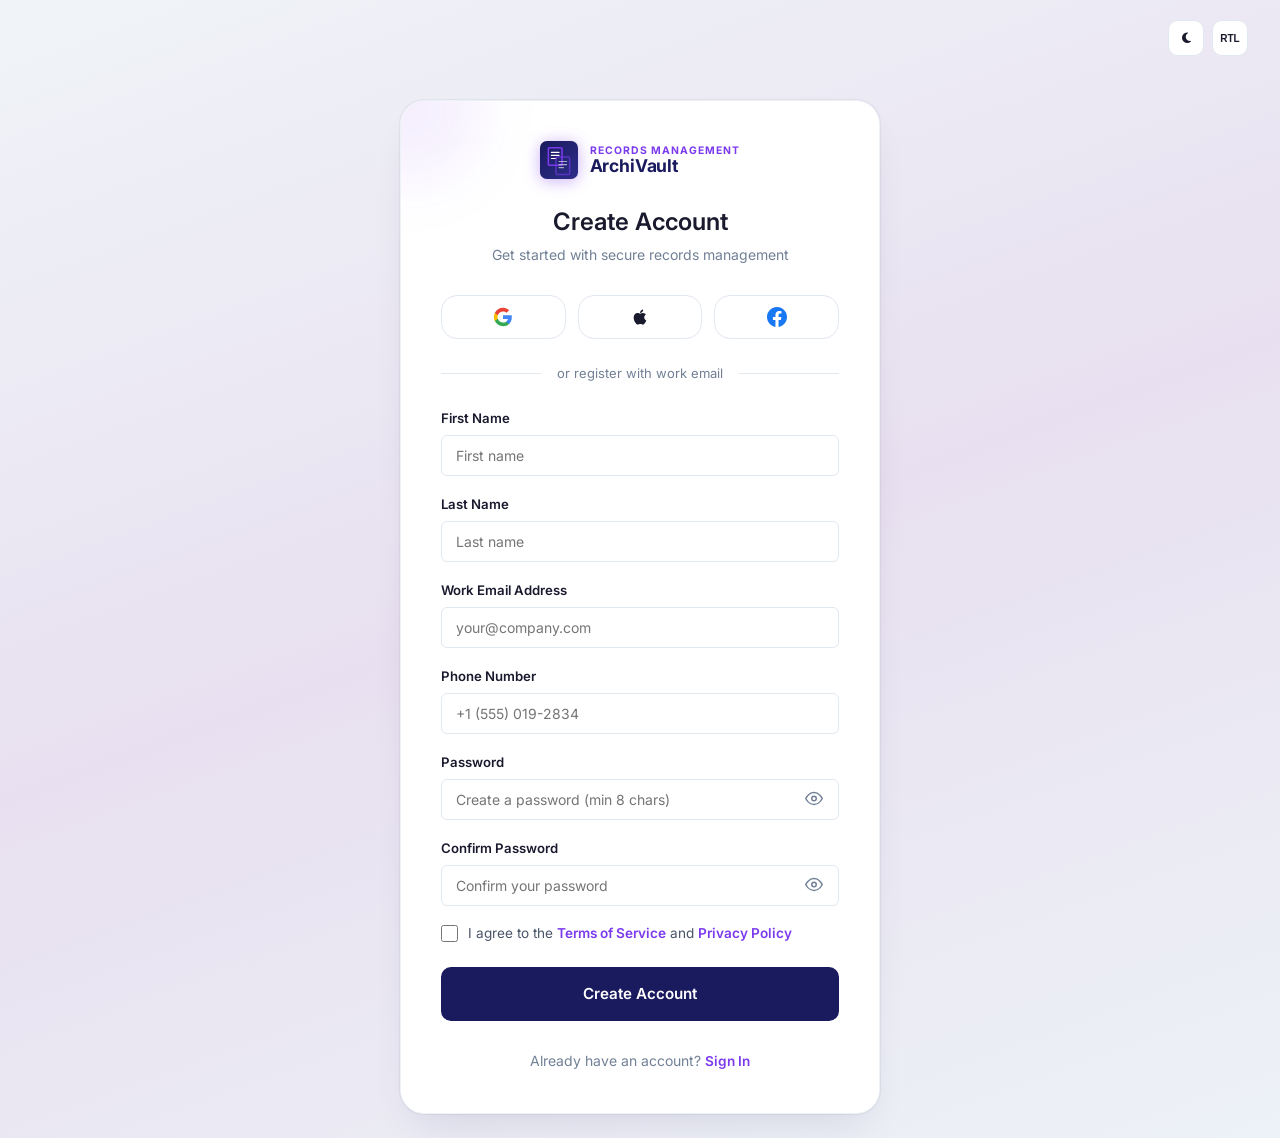
<file: signup.html>
<!DOCTYPE html>
<html lang="en" dir="ltr" id="root-html">
<head>
    <meta charset="UTF-8">
    <meta name="viewport" content="width=device-width, initial-scale=1.0">
    <title>Sign Up | ArchiVault — Records Management & Storage</title>
    <meta name="description" content="Create your ArchiVault account to access secure records storage, document retrieval, digital scanning, and compliance management.">
    <link rel="icon" href="favicon.svg" type="image/svg+xml">
    <link rel="preconnect" href="https://fonts.googleapis.com">
    <link rel="preconnect" href="https://fonts.gstatic.com" crossorigin>
    <link href="https://fonts.googleapis.com/css2?family=Inter:wght@400;500;600;700&display=swap" rel="stylesheet">
    <link rel="stylesheet" href="https://cdnjs.cloudflare.com/ajax/libs/font-awesome/6.5.1/css/all.min.css">
    <link rel="stylesheet" href="style.css?v=1.5">
    <script>
        (function(){try{if(localStorage.getItem('av-dark')==='1'){document.documentElement.classList.add('dark')}if(localStorage.getItem('av-rtl')==='1'){document.documentElement.setAttribute('dir','rtl')}}catch(e){}})();
    </script>
</head>
<body class="auth-page">

<!-- Top Bar -->
<div class="auth-topbar">
    <div class="auth-topbar-actions">
        <button onclick="toggleTheme()" class="auth-toggle-btn" title="Toggle Theme" aria-label="Toggle dark mode">
            <span class="theme-icon-wrap"><svg xmlns="http://www.w3.org/2000/svg" width="16" height="16" viewBox="0 0 24 24" fill="none" stroke="currentColor" stroke-width="2" stroke-linecap="round" stroke-linejoin="round"><path d="M21 12.79A9 9 0 1 1 11.21 3 7 7 0 0 0 21 12.79z"/></svg></span>
        </button>
        <button onclick="toggleDir()" class="auth-toggle-btn" title="Toggle Direction" aria-label="Toggle layout direction">
            <span class="dir-label" style="font-size:0.625rem;font-weight:700;">LTR</span>
        </button>
    </div>
</div>

<!-- Main Container -->
<main style="flex:1;display:flex;align-items:center;justify-content:center;padding:1.5rem 1rem;">
    <div class="auth-card" style="max-width:480px;">
        <!-- Decorative ambient orb (top-left) -->
        <div class="auth-card-orb" style="top:-60px;left:-60px;right:auto;"></div>

        <!-- Logo (same as home nav bar) -->
        <a href="index.html" class="nav-logo auth-card-logo" aria-label="ArchiVault Home">
            <svg width="38" height="38" viewBox="0 0 100 100" fill="none" xmlns="http://www.w3.org/2000/svg">
                <defs><linearGradient id="logoBg" x1="0%" y1="0%" x2="100%" y2="100%"><stop offset="0%" stop-color="#1A1A5E"/><stop offset="100%" stop-color="#2D2D8A"/></linearGradient></defs>
                <rect width="100" height="100" rx="18" fill="url(#logoBg)"/>
                <rect x="22" y="18" width="36" height="46" rx="3" fill="none" stroke="#7C3AED" stroke-width="4"/>
                <path d="M30 30 L50 30 M30 38 L50 38 M30 46 L42 46" stroke="white" stroke-width="3" stroke-linecap="round"/>
                <rect x="42" y="42" width="36" height="46" rx="3" fill="none" stroke="#7C3AED" stroke-width="4" opacity="0.6"/>
                <path d="M50 54 L70 54 M50 62 L70 62 M50 70 L62 70" stroke="white" stroke-width="3" stroke-linecap="round" opacity="0.6"/>
            </svg>
            <div class="nav-logo-text">
                <span class="brand-top">Records Management</span>
                <span class="brand-bottom">ArchiVault</span>
            </div>
        </a>

        <!-- Header -->
        <div style="text-align:center;margin-bottom:1.75rem;">
            <h1 style="font-size:1.5rem;margin-bottom:0.375rem;font-weight:600;">Create Account</h1>
            <p style="font-size:0.875rem;color:var(--text-muted);">Get started with secure records management</p>
        </div>

        <!-- Social Signup Grid -->
        <div class="social-login-grid">
            <button type="button" class="social-btn" title="Sign up with Google" aria-label="Sign up with Google">
                <svg width="20" height="20" viewBox="0 0 24 24"><path d="M22.56 12.25c0-.78-.07-1.53-.2-2.25H12v4.26h5.92a5.06 5.06 0 01-2.2 3.32v2.77h3.57c2.08-1.92 3.28-4.74 3.28-8.1z" fill="#4285F4"/><path d="M12 23c2.97 0 5.46-.98 7.28-2.66l-3.57-2.77c-.98.66-2.23 1.06-3.71 1.06-2.86 0-5.29-1.93-6.16-4.53H2.18v2.84C3.99 20.53 7.7 23 12 23z" fill="#34A853"/><path d="M5.84 14.09c-.22-.66-.35-1.36-.35-2.09s.13-1.43.35-2.09V7.07H2.18C1.43 8.55 1 10.22 1 12s.43 3.45 1.18 4.93l2.85-2.22.81-.62z" fill="#FBBC05"/><path d="M12 5.38c1.62 0 3.06.56 4.21 1.64l3.15-3.15C17.45 2.09 14.97 1 12 1 7.7 1 3.99 3.47 2.18 7.07l3.66 2.84c.87-2.6 3.3-4.53 6.16-4.53z" fill="#EA4335"/></svg>
            </button>
            <button type="button" class="social-btn" title="Sign up with Apple" aria-label="Sign up with Apple">
                <svg width="20" height="20" viewBox="0 0 24 24" fill="currentColor"><path d="M17.05 20.28c-.98.95-2.05.88-3.08.4-1.09-.5-2.08-.48-3.24 0-1.44.62-2.2.44-3.06-.4C2.79 15.25 3.51 7.59 9.05 7.31c1.35.07 2.29.74 3.08.8 1.18-.24 2.31-.93 3.57-.84 1.51.12 2.65.72 3.4 1.8-3.12 1.87-2.38 5.98.48 7.13-.57 1.5-1.31 2.99-2.54 4.09zM12.03 7.25c-.15-2.23 1.66-4.07 3.74-4.25.29 2.58-2.34 4.5-3.74 4.25z"/></svg>
            </button>
            <button type="button" class="social-btn" title="Sign up with Facebook" aria-label="Sign up with Facebook">
                <svg width="20" height="20" viewBox="0 0 24 24" fill="#1877F2"><path d="M24 12.073c0-6.627-5.373-12-12-12s-12 5.373-12 12c0 5.99 4.388 10.954 10.125 11.854v-8.385H7.078v-3.47h3.047V9.43c0-3.007 1.792-4.669 4.533-4.669 1.312 0 2.686.235 2.686.235v2.953H15.83c-1.491 0-1.956.925-1.956 1.874v2.25h3.328l-.532 3.47h-2.796v8.385C19.612 23.027 24 18.062 24 12.073z"/></svg>
            </button>
        </div>

        <!-- Divider -->
        <div class="divider">or register with work email</div>

        <!-- Form -->
        <form onsubmit="event.preventDefault(); alert('Account created successfully!'); window.location.href='dashboard.html';" id="signup-form">
            <div class="form-group">
                <label class="form-label" for="signup-fname">First Name</label>
                <input type="text" id="signup-fname" class="form-input" placeholder="First name" autocomplete="given-name" required>
            </div>
            <div class="form-group">
                <label class="form-label" for="signup-lname">Last Name</label>
                <input type="text" id="signup-lname" class="form-input" placeholder="Last name" autocomplete="family-name" required>
            </div>
            <div class="form-group">
                <label class="form-label" for="signup-email">Work Email Address</label>
                <input type="email" id="signup-email" class="form-input" placeholder="your@company.com" autocomplete="email" required>
            </div>
            <div class="form-group">
                <label class="form-label" for="signup-phone">Phone Number</label>
                <input type="tel" id="signup-phone" class="form-input" placeholder="+1 (555) 019-2834" autocomplete="tel" required>
            </div>
            <div class="form-group">
                <label class="form-label" for="signup-password">Password</label>
                <div class="password-wrapper">
                    <input type="password" id="signup-password" class="form-input" placeholder="Create a password (min 8 chars)" minlength="8" autocomplete="new-password" required>
                    <button type="button" class="password-toggle" onclick="togglePasswordVisibility('signup-password', this)" aria-label="Toggle password visibility">
                        <span class="pw-icon"><svg xmlns="http://www.w3.org/2000/svg" width="18" height="18" viewBox="0 0 24 24" fill="none" stroke="currentColor" stroke-width="2" stroke-linecap="round" stroke-linejoin="round"><path d="M1 12s4-8 11-8 11 8 11 8-4 8-11 8-11-8-11-8z"/><circle cx="12" cy="12" r="3"/></svg></span>
                    </button>
                </div>
            </div>
            <div class="form-group">
                <label class="form-label" for="signup-confirm">Confirm Password</label>
                <div class="password-wrapper">
                    <input type="password" id="signup-confirm" class="form-input" placeholder="Confirm your password" minlength="8" autocomplete="new-password" required>
                    <button type="button" class="password-toggle" onclick="togglePasswordVisibility('signup-confirm', this)" aria-label="Toggle password visibility">
                        <span class="pw-icon"><svg xmlns="http://www.w3.org/2000/svg" width="18" height="18" viewBox="0 0 24 24" fill="none" stroke="currentColor" stroke-width="2" stroke-linecap="round" stroke-linejoin="round"><path d="M1 12s4-8 11-8 11 8 11 8-4 8-11 8-11-8-11-8z"/><circle cx="12" cy="12" r="3"/></svg></span>
                    </button>
                </div>
            </div>
            <div class="checkbox-wrapper" style="margin-bottom:1.5rem;">
                <input type="checkbox" id="terms" required>
                <label for="terms">I agree to the <a href="coming-soon.html" class="link-primary">Terms of Service</a> and <a href="coming-soon.html" class="link-primary">Privacy Policy</a></label>
            </div>
            <button type="submit" class="btn btn-primary w-full btn-lg">Create Account</button>
        </form>

        <!-- Footer link -->
        <p style="text-align:center;margin-top:1.75rem;font-size:0.875rem;color:var(--text-muted);">
            Already have an account? <a href="login.html" class="link-primary">Sign In</a>
        </p>
    </div>
</main>

<script src="components.js"></script>
<script>
    document.addEventListener('DOMContentLoaded', function() {
        initAuthPage();
    });
</script>
</body>
</html>
</file>
<file: style.css>
/* ======================================================
   ARCHIVAULT — Records Management & Storage Company
   Master Stylesheet
   Primary: #1A1A5E (Royal Navy)   Secondary: #7C3AED (Electric Violet)
   ====================================================== */

/* ---- CSS Custom Properties ---- */
:root {
    --primary: #1A1A5E;
    --primary-light: #2D2D8A;
    --primary-dark: #0E0E3D;
    --secondary: #7C3AED;
    --secondary-light: #A78BFA;
    --secondary-dark: #6025C9;
    --secondary-glow: #DDD6FE;

    --bg: #ffffff;
    --bg-alt: #F4F6F8;
    --bg-card: #ffffff;
    --bg-glass: rgba(255,255,255,0.7);

    --text: #1a1a2e;
    --text-secondary: #4a5568;
    --text-muted: #718096;
    --text-inverse: #ffffff;

    --border: #e2e8f0;
    --border-light: #edf2f7;
    --border-color: #e2e8f0;
    --card-bg: #ffffff;
    --text-main: #1a1a2e;
    --shadow-sm: 0 1px 3px rgba(0,0,0,0.06);
    --shadow-md: 0 4px 16px rgba(0,0,0,0.08);
    --shadow-lg: 0 12px 40px rgba(0,0,0,0.1);
    --shadow-xl: 0 20px 60px rgba(0,0,0,0.12);

    --radius-sm: 6px;
    --radius-md: 10px;
    --radius-lg: 16px;
    --radius-xl: 24px;
    --radius-full: 9999px;

    --font: 'Inter', -apple-system, BlinkMacSystemFont, 'Segoe UI', sans-serif;
    --transition: 0.3s cubic-bezier(0.4, 0, 0.2, 1);

    --success: #22c55e;
    --warning: #f59e0b;
    --danger: #ef4444;
    --info: #3b82f6;

    --container: 1200px;
    --navbar-h: 4rem;
}

/* ---- Dark Mode ---- */
.dark {
    --bg: #0A0A1F;
    --bg-alt: #111133;
    --bg-card: #16163D;
    --bg-glass: rgba(10,10,31,0.85);

    --text: #e8edf3;
    --text-secondary: #a0aec0;
    --text-muted: #718096;

    --border: rgba(255,255,255,0.1);
    --border-light: rgba(255,255,255,0.06);
    --border-color: rgba(255, 255, 255, 0.15);
    --card-bg: #16163D;
    --text-main: #e8edf3;
    --shadow-sm: 0 1px 3px rgba(0,0,0,0.2);
    --shadow-md: 0 4px 16px rgba(0,0,0,0.3);
    --shadow-lg: 0 12px 40px rgba(0,0,0,0.4);
    --shadow-xl: 0 20px 60px rgba(0,0,0,0.5);
}

/* ---- Reset & Base ---- */
*, *::before, *::after {
    box-sizing: border-box;
    margin: 0;
    padding: 0;
}

html {
    scroll-behavior: smooth;
    -webkit-text-size-adjust: 100%;
    overflow-x: hidden;
    max-width: 100%;
    width: 100%;
}

body {
    font-family: var(--font);
    font-weight: 400;
    color: var(--text);
    background: var(--bg);
    line-height: 1.6;
    min-height: 100vh;
    overflow-x: hidden;
    max-width: 100%;
    width: 100%;
    transition: background var(--transition), color var(--transition);
}

img {
    max-width: 100%;
    height: auto;
    display: block;
}

a {
    color: inherit;
    text-decoration: none;
    transition: color var(--transition);
}

ul, ol { list-style: none; }

h1, h2, h3, h4, h5, h6 {
    font-weight: 600;
    line-height: 1.25;
    color: var(--text);
}

h1 strong, h2 strong, h3 strong, h4 strong, h5 strong, h6 strong,
h1 b, h2 b, h3 b, h4 b, h5 b, h6 b {
    font-weight: 600;
}

p {
    font-weight: 400;
    color: var(--text-secondary);
    line-height: 1.7;
}

p strong, p b {
    font-weight: 550;
}

/* ---- Utilities ---- */
.container {
    width: 100%;
    max-width: var(--container);
    margin: 0 auto;
    padding: 0 24px;
}

.section {
    padding: 80px 0;
}

.section-alt {
    background: var(--bg-alt);
}

.text-center { text-align: center; }

.section-badge {
    display: inline-flex;
    align-items: center;
    gap: 6px;
    padding: 6px 16px;
    background: linear-gradient(135deg, rgba(26,26,94,0.08), rgba(124,58,237,0.08));
    border: 1px solid var(--border);
    border-radius: var(--radius-full);
    font-size: 0.75rem;
    font-weight: 600;
    text-transform: uppercase;
    letter-spacing: 0.08em;
    color: var(--secondary);
    margin-bottom: 16px;
}

.dark .section-badge {
    background: linear-gradient(135deg, rgba(26,26,94,0.35), rgba(124,58,237,0.2));
    color: #DDD6FE;
}

.section-badge i {
    font-size: 0.7rem;
}

.section-title {
    font-size: clamp(1.75rem, 3.5vw, 2.5rem);
    font-weight: 600;
    margin-bottom: 16px;
    color: var(--text);
}

.section-desc {
    font-size: 1rem;
    max-width: 600px;
    margin: 0 auto 40px;
    color: var(--text-secondary);
}

.w-full { width: 100%; }

/* ---- Buttons ---- */
.btn {
    display: inline-flex;
    align-items: center;
    justify-content: center;
    gap: 8px;
    padding: 12px 28px;
    font-family: var(--font);
    font-size: 0.9rem;
    font-weight: 600;
    border: 2px solid transparent;
    border-radius: var(--radius-md);
    cursor: pointer;
    transition: all var(--transition);
    white-space: nowrap;
    text-decoration: none;
    line-height: 1.4;
}

.btn i { font-size: 0.85rem; }

.btn-primary {
    background: var(--primary);
    color: #fff;
    border-color: var(--primary);
}

.btn-primary:hover {
    background: var(--primary-light);
    border-color: var(--primary-light);
    transform: translateY(-2px);
    box-shadow: 0 6px 20px rgba(26,26,94,0.3);
}

.dark .btn-primary {
    background: linear-gradient(135deg, var(--secondary) 0%, #9F67FF 100%);
    border-color: #9F67FF;
    color: #ffffff;
    box-shadow: 0 4px 18px rgba(124, 58, 237, 0.35);
}

.dark .btn-primary:hover {
    background: linear-gradient(135deg, #6D28D9 0%, var(--secondary) 100%);
    border-color: #C4B5FD;
    box-shadow: 0 6px 24px rgba(124, 58, 237, 0.55);
    transform: translateY(-2px);
}

.btn-secondary {
    background: transparent;
    color: var(--primary);
    border-color: var(--primary);
}

.dark .btn-secondary {
    color: #DDD6FE;
    border-color: var(--secondary);
}

.btn-secondary:hover {
    background: var(--primary);
    color: #fff;
    transform: translateY(-2px);
}

.dark .btn-secondary:hover {
    background: var(--secondary);
    color: #ffffff;
    border-color: var(--secondary);
}

.btn-sm {
    padding: 8px 20px;
    font-size: 0.825rem;
}

.btn-lg {
    padding: 14px 32px;
    font-size: 0.95rem;
}

.w-full {
    width: 100% !important;
}

/* ---- Navbar (Fixed Top) ---- */
.navbar {
    position: fixed;
    top: 0;
    left: 0;
    right: 0;
    width: 100%;
    max-width: 100vw;
    box-sizing: border-box;
    z-index: 1000;
    background: rgba(255, 255, 255, 0.94);
    backdrop-filter: blur(20px);
    -webkit-backdrop-filter: blur(20px);
    border-bottom: 1px solid var(--border-light);
    transition: background-color 0.3s ease, box-shadow 0.3s ease, border-color 0.3s ease;
}

.dark .navbar {
    background: rgba(13, 17, 23, 0.94);
    border-bottom-color: rgba(255, 255, 255, 0.08);
}

.navbar.scrolled {
    box-shadow: 0 4px 20px rgba(0, 0, 0, 0.08);
}

.dark .navbar.scrolled {
    box-shadow: 0 4px 24px rgba(0, 0, 0, 0.45);
}

.navbar-spacer {
    height: 4rem;
    width: 100%;
}

.nav-inner {
    display: flex;
    align-items: center;
    justify-content: space-between;
    height: 4rem;
    max-width: 1200px;
    width: 100%;
    box-sizing: border-box;
    margin: 0 auto;
    padding: 0 1.25rem;
}

.nav-logo {
    display: flex;
    align-items: center;
    gap: 0.75rem;
    flex-shrink: 0;
    text-decoration: none;
}

.nav-logo svg {
    filter: drop-shadow(0 2px 8px rgba(124, 58, 237, 0.4));
    width: 38px;
    height: 38px;
    display: block;
    flex-shrink: 0;
}

.nav-logo-text {
    display: flex;
    flex-direction: column;
    line-height: 1.1;
    text-align: left;
}

[dir="rtl"] .nav-logo-text {
    text-align: right;
}

.nav-logo-text .brand-top {
    font-size: 0.65rem;
    font-weight: 700;
    letter-spacing: 0.1em;
    text-transform: uppercase;
    color: var(--secondary);
}

.nav-logo-text .brand-bottom {
    font-size: 1.1rem;
    font-weight: 700;
    color: var(--primary);
    letter-spacing: -0.01em;
}

.dark .nav-logo-text .brand-bottom {
    color: #FFFFFF;
}

.nav-links {
    display: flex;
    align-items: center;
    gap: 1.75rem;
}

.nav-link {
    font-weight: 500;
    font-size: 15px;
    color: var(--text-secondary);
    position: relative;
    padding: 0.25rem 0;
    transition: all 0.2s ease;
    text-decoration: none;
}

.nav-link:hover,
.nav-link.active {
    color: var(--primary);
}

.dark .nav-link {
    color: #94A3B8;
}

.dark .nav-link:hover,
.dark .nav-link.active {
    color: #DDD6FE;
}

.nav-link::after {
    content: '';
    position: absolute;
    bottom: -2px;
    left: 0;
    width: 0;
    height: 2px;
    background: var(--secondary);
    border-radius: 1px;
    transition: width 0.25s ease;
}

[dir="rtl"] .nav-link::after {
    left: auto;
    right: 0;
}

.nav-link:hover::after,
.nav-link.active::after {
    width: 100%;
}

.nav-actions {
    display: flex;
    align-items: center;
    gap: 0.5rem;
}

.nav-icon-btn {
    width: 2.25rem;
    height: 2.25rem;
    display: flex;
    align-items: center;
    justify-content: center;
    border-radius: var(--radius-md, 10px);
    background: var(--bg-card);
    border: 1px solid var(--border);
    color: var(--text-secondary);
    font-size: 0.75rem;
    cursor: pointer;
    transition: all 0.2s ease;
    font-weight: 700;
}

.nav-icon-btn:hover {
    border-color: var(--secondary);
    color: var(--secondary);
    background: rgba(124, 58, 237, 0.08);
}

.dark .nav-icon-btn {
    background: rgba(255, 255, 255, 0.05);
    border-color: rgba(255, 255, 255, 0.12);
    color: #CBD5E1;
}

.dark .nav-icon-btn:hover {
    border-color: var(--secondary);
    color: #DDD6FE;
    background: rgba(124, 58, 237, 0.2);
}

.nav-cta-btn {
    height: 2.25rem;
    padding: 0 1.25rem;
    font-size: 0.85rem;
}

.btn-nav-dashboard {
    display: inline-flex;
    align-items: center;
    justify-content: center;
    padding: 0 1.15rem;
    font-size: 0.825rem;
    font-weight: 600;
    color: var(--secondary);
    background: rgba(124, 58, 237, 0.08);
    border: 1.5px solid var(--secondary);
    border-radius: var(--radius-md, 10px);
    height: 2.25rem;
    transition: all 0.25s cubic-bezier(0.16, 1, 0.3, 1);
    text-decoration: none;
    white-space: nowrap;
}

.btn-nav-dashboard:hover,
.btn-nav-dashboard.active {
    background: linear-gradient(135deg, #7C3AED 0%, #9F67FF 100%) !important;
    border-color: #A78BFA !important;
    color: #ffffff !important;
    transform: translateY(-2px);
    box-shadow: 0 6px 20px rgba(124, 58, 237, 0.45);
}

.dark .btn-nav-dashboard {
    background: rgba(124, 58, 237, 0.18);
    border-color: rgba(167, 139, 250, 0.45);
    color: #DDD6FE;
}

.dark .btn-nav-dashboard:hover,
.dark .btn-nav-dashboard.active {
    background: linear-gradient(135deg, #7C3AED 0%, #9F67FF 100%) !important;
    border-color: #C4B5FD !important;
    color: #ffffff !important;
    transform: translateY(-2px);
    box-shadow: 0 6px 24px rgba(124, 58, 237, 0.65);
}

/* Mobile Nav */
.mobile-menu-btn {
    display: none;
    width: 2.25rem;
    height: 2.25rem;
    align-items: center;
    justify-content: center;
    border-radius: var(--radius-md, 10px);
    background: var(--bg-card);
    border: 1px solid var(--border);
    color: var(--text);
    cursor: pointer;
    transition: all 0.2s ease;
}

.mobile-menu-btn:hover {
    border-color: var(--secondary);
    color: var(--secondary);
}

.dark .mobile-menu-btn {
    background: rgba(255, 255, 255, 0.06);
    border-color: rgba(255, 255, 255, 0.12);
    color: #fff;
}

.mobile-menu-btn svg,
.mobile-menu-icon svg,
.mobile-menu-btn i,
.mobile-menu-icon i {
    width: 1.125rem;
    height: 1.125rem;
    font-size: 1.125rem;
    stroke: currentColor;
    stroke-width: 2;
    fill: none;
    display: inline-flex;
    align-items: center;
    justify-content: center;
}

.mobile-backdrop {
    display: none;
    position: fixed;
    inset: 0;
    background: rgba(0, 0, 0, 0.6);
    backdrop-filter: blur(6px);
    -webkit-backdrop-filter: blur(6px);
    z-index: 990;
    top: 4rem;
}

.mobile-backdrop.open {
    display: block;
}

.mobile-menu {
    display: none;
    position: absolute;
    top: 100%;
    left: 0;
    right: 0;
    width: 100%;
    max-width: 100vw;
    box-sizing: border-box;
    overflow-x: hidden;
    background: var(--bg-card);
    border-bottom: 1px solid var(--border);
    box-shadow: 0 10px 30px rgba(0, 0, 0, 0.15);
    z-index: 995;
    padding: 1.25rem;
}

.dark .mobile-menu {
    background: #111722;
    border-bottom-color: rgba(255, 255, 255, 0.1);
    box-shadow: 0 10px 30px rgba(0, 0, 0, 0.6);
}

.mobile-menu.open {
    display: block;
    animation: fadeInDown 0.25s cubic-bezier(0.16, 1, 0.3, 1);
}

.mobile-menu .mob-link {
    display: block;
    padding: 0.75rem 1rem;
    border-radius: var(--radius-md, 10px);
    font-weight: 500;
    font-size: 0.875rem;
    color: var(--text);
    transition: all 0.2s ease;
    text-decoration: none;
    text-align: left;
}

[dir="rtl"] .mobile-menu .mob-link {
    text-align: right;
}

.mobile-menu .mob-link:hover,
.mobile-menu .mob-link.active {
    background: rgba(124, 58, 237, 0.08);
    color: var(--secondary);
}

.dark .mobile-menu .mob-link {
    color: #E2E8F0;
}

.dark .mobile-menu .mob-link:hover,
.dark .mobile-menu .mob-link.active {
    background: rgba(124, 58, 237, 0.2);
    color: #DDD6FE;
}

.mobile-menu .mob-actions {
    margin-top: 0.75rem;
    padding-top: 0.75rem;
    border-top: 1px solid var(--border-light);
    display: flex;
    flex-direction: column;
    gap: 0.5rem;
}

.mobile-menu .mob-actions .btn {
    width: 100%;
}

.dark .mobile-menu .mob-actions {
    border-top-color: rgba(255, 255, 255, 0.1);
}

.mobile-menu .mob-toggles {
    display: flex;
    align-items: center;
    justify-content: center;
    gap: 0.5rem;
    margin-top: 0.75rem;
}

@keyframes fadeInDown {
    from {
        opacity: 0;
        transform: translateY(-8px);
    }
    to {
        opacity: 1;
        transform: translateY(0);
    }
}

@media (max-width: 1024px) {
    .nav-links { display: none !important; }
    .nav-actions .nav-icon-btn { display: none !important; }
    .nav-actions .btn, .nav-actions .btn-nav-dashboard, .nav-actions .nav-cta-btn { display: none !important; }
    .mobile-menu-btn { display: flex !important; }
}

@media (max-width: 480px) {
    .nav-inner {
        padding: 0 16px;
    }
    .nav-logo-text .brand-top {
        font-size: 0.6rem;
    }
    .nav-logo-text .brand-bottom {
        font-size: 1rem;
    }
    .mobile-menu {
        padding: 1rem 16px;
    }
}

@media (max-width: 360px) {
    .nav-inner {
        padding: 0 12px;
    }
    .nav-logo {
        gap: 0.5rem;
    }
    .nav-logo svg {
        width: 32px;
        height: 32px;
    }
    .nav-logo-text .brand-top {
        font-size: 0.55rem;
    }
    .nav-logo-text .brand-bottom {
        font-size: 0.925rem;
    }
    .mobile-menu {
        padding: 1rem 12px;
    }
    .mobile-menu-btn {
        width: 2rem;
        height: 2rem;
    }
}

/* --- Footer --- */
.footer {
    background: #0B0E14;
    color: #fff;
    padding: 5rem 0 2.5rem;
    border-top: 1px solid rgba(255, 255, 255, 0.06);
    position: relative;
    overflow: hidden;
}

.footer-grid {
    display: grid;
    grid-template-columns: 1.35fr 1fr 1fr 1.35fr;
    gap: 3rem 2.5rem;
    margin-bottom: 3.5rem;
    align-items: start;
}

/* Tablet view (matches reference 768px layout: 2 columns x 2 rows, clean left alignment) */
@media (max-width: 991px) and (min-width: 576px) {
    .footer-grid {
        grid-template-columns: repeat(2, 1fr);
        gap: 3rem 2.5rem;
        text-align: left;
    }
    [dir="rtl"] .footer-grid {
        text-align: right;
    }
    .footer-socials {
        justify-content: flex-start;
    }
    [dir="rtl"] .footer-socials {
        justify-content: flex-start;
    }
}

/* Mobile view (< 576px) */
@media (max-width: 575px) {
    .footer {
        padding: 3.5rem 0 2rem;
    }
    .footer-grid {
        grid-template-columns: 1fr;
        gap: 2.25rem;
        text-align: left;
        margin-bottom: 2.5rem;
    }
    [dir="rtl"] .footer-grid {
        text-align: right;
    }
    .footer-socials {
        justify-content: flex-start;
    }
    [dir="rtl"] .footer-socials {
        justify-content: flex-start;
    }
    .footer-bottom {
        flex-direction: column;
        align-items: flex-start;
        gap: 1rem;
    }
    [dir="rtl"] .footer-bottom {
        align-items: flex-start;
    }
    .footer-newsletter-form {
        flex-direction: column;
    }
}

@media (max-width: 480px) {
    .footer-newsletter-card {
        padding: 1.25rem;
    }
    .footer-bottom-links {
        flex-wrap: wrap;
        gap: 0.85rem 1.25rem;
    }
    .footer-brand p {
        font-size: 0.825rem;
    }
}

.footer-logo {
    display: inline-flex;
    align-items: center;
    gap: 0.75rem;
    text-decoration: none;
    margin-bottom: 1.25rem;
}

.footer-logo .brand-top {
    color: var(--secondary) !important;
    font-size: 0.65rem;
    font-weight: 700;
    letter-spacing: 0.1em;
    text-transform: uppercase;
}

.footer-logo .brand-bottom {
    color: #FFFFFF !important;
    font-size: 1.15rem;
    font-weight: 700;
    letter-spacing: -0.01em;
}

.footer-brand p {
    color: rgba(255, 255, 255, 0.65);
    font-size: 0.875rem;
    line-height: 1.7;
    margin: 0 0 1.5rem 0;
    max-width: 380px;
}

.footer-socials {
    display: flex;
    align-items: center;
    gap: 0.75rem;
}

.footer-social-link {
    width: 2.375rem;
    height: 2.375rem;
    display: inline-flex;
    align-items: center;
    justify-content: center;
    border-radius: 50%;
    background: rgba(255, 255, 255, 0.04);
    border: 1px solid rgba(255, 255, 255, 0.09);
    color: rgba(255, 255, 255, 0.65);
    transition: all 0.2s ease;
    text-decoration: none;
    font-size: 0.95rem;
}

.footer-social-link:hover {
    border-color: var(--secondary);
    color: #FFFFFF;
    background: rgba(124, 58, 237, 0.2);
    transform: translateY(-2px);
    box-shadow: 0 4px 14px rgba(124, 58, 237, 0.25);
}

.footer-social-link svg,
.footer-social-link i {
    width: 1.05rem;
    height: 1.05rem;
    font-size: 1.05rem;
    stroke: currentColor;
    stroke-width: 2;
    fill: none;
    display: inline-flex;
    align-items: center;
    justify-content: center;
}

.footer-col-title {
    font-weight: 600;
    font-size: 0.8125rem;
    text-transform: uppercase;
    letter-spacing: 0.08em;
    color: #FFFFFF;
    margin-bottom: 1.35rem;
}

.footer-links {
    list-style: none;
    padding: 0;
    margin: 0;
}

.footer-links li {
    margin-bottom: 0.75rem;
}

.footer-links li:last-child {
    margin-bottom: 0;
}

.footer-links a {
    color: rgba(255, 255, 255, 0.55);
    font-size: 0.875rem;
    text-decoration: none;
    transition: all 0.2s ease;
    display: inline-block;
}

.footer-links a:hover {
    color: #FFFFFF;
    transform: translateX(4px);
}

[dir="rtl"] .footer-links a:hover {
    transform: translateX(-4px);
}

/* Newsletter Card */
.footer-newsletter-card {
    background: #111722;
    border: 1px solid rgba(255, 255, 255, 0.08);
    border-radius: 16px;
    padding: 1.5rem;
    box-shadow: 0 8px 24px rgba(0, 0, 0, 0.25);
}

.footer-newsletter-title {
    color: #FFFFFF;
    font-size: 0.95rem;
    font-weight: 600;
    margin-bottom: 0.35rem;
}

.footer-newsletter-desc {
    color: rgba(255, 255, 255, 0.55);
    font-size: 0.8125rem;
    line-height: 1.55;
    margin-bottom: 1.15rem;
}

.footer-newsletter-form {
    display: flex;
    flex-direction: column;
    gap: 0.75rem;
}

.footer-newsletter-input {
    width: 100%;
    padding: 0.75rem 1rem;
    background: #18202C;
    border: 1px solid rgba(255, 255, 255, 0.1);
    border-radius: 10px;
    color: #FFFFFF;
    font-family: var(--font);
    font-size: 0.85rem;
    outline: none;
    transition: all 0.2s ease;
}

.footer-newsletter-input:focus {
    border-color: var(--secondary);
    background: #1D2736;
    box-shadow: 0 0 0 3px rgba(124, 58, 237, 0.2);
}

.footer-newsletter-input::placeholder {
    color: rgba(255, 255, 255, 0.35);
}

.footer-newsletter-btn {
    width: 100%;
    padding: 0.75rem 1rem;
    background: var(--secondary);
    color: #FFFFFF;
    border: none;
    border-radius: 10px;
    font-weight: 600;
    font-size: 0.875rem;
    cursor: pointer;
    transition: all 0.2s ease;
    display: flex;
    align-items: center;
    justify-content: center;
}

.footer-newsletter-btn:hover {
    background: var(--secondary-light);
    transform: translateY(-1px);
    box-shadow: 0 4px 14px rgba(124, 58, 237, 0.35);
}

/* Footer Bottom Bar */
.footer-bottom {
    border-top: 1px solid rgba(255, 255, 255, 0.07);
    padding-top: 1.75rem;
    padding-bottom: 1.5rem;
    display: flex;
    align-items: center;
    justify-content: space-between;
    flex-wrap: wrap;
    gap: 1rem;
}

.footer-copyright {
    color: rgba(255, 255, 255, 0.4);
    font-size: 0.8125rem;
    margin: 0;
}

.footer-bottom-links {
    display: flex;
    align-items: center;
    gap: 1.5rem;
}

.footer-bottom-links a {
    color: rgba(255, 255, 255, 0.4);
    font-size: 0.8125rem;
    text-decoration: none;
    transition: all 0.2s ease;
}

.footer-bottom-links a:hover {
    color: #FFFFFF;
}

/* Print styles */
@media print {
    .navbar, .footer, .mobile-menu, .mobile-backdrop {
        display: none !important;
    }
}

/* ---- Back to Top ---- */
.back-to-top {
    position: fixed;
    bottom: 28px;
    right: 28px;
    z-index: 900;
    width: 44px;
    height: 44px;
    border-radius: var(--radius-md);
    background: var(--primary);
    color: #fff;
    border: none;
    cursor: pointer;
    display: flex;
    align-items: center;
    justify-content: center;
    font-size: 1rem;
    opacity: 0;
    visibility: hidden;
    transform: translateY(16px);
    transition: all var(--transition);
    box-shadow: var(--shadow-md);
}

[dir="rtl"] .back-to-top {
    right: auto;
    left: 28px;
}

.back-to-top.visible {
    opacity: 1;
    visibility: visible;
    transform: translateY(0);
}

.back-to-top:hover {
    background: var(--secondary);
    color: #ffffff;
    transform: translateY(-3px);
}

/* ---- Hero Section (Home 1) ---- */
.hero {
    position: relative;
    min-height: clamp(680px, calc(100vh - var(--navbar-h)), 860px);
    display: flex;
    align-items: center;
    overflow: hidden;
    background: var(--primary-dark);
    padding: 40px 0 70px;
}

.hero-slider {
    min-height: clamp(620px, calc(100vh - var(--navbar-h)), 800px);
    padding: 24px 0 65px;
}

.hero-bg {
    position: absolute;
    inset: 0;
    z-index: 0;
}

.hero-bg img {
    width: 100%;
    height: 100%;
    object-fit: cover;
}

.hero-overlay {
    position: absolute;
    inset: 0;
    background: linear-gradient(135deg, rgba(10,10,31,0.92) 0%, rgba(26,26,94,0.78) 50%, rgba(10,10,31,0.7) 100%);
    z-index: 1;
}

.hero-content {
    position: relative;
    z-index: 2;
    width: 100%;
    max-width: var(--container);
    margin: 0 auto;
    padding: 10px 24px 20px;
    display: grid;
    grid-template-columns: 1fr 1fr;
    align-items: center;
    gap: 60px;
}

.hero-text {
    color: #fff;
}

.hero-badge {
    display: inline-flex;
    align-items: center;
    gap: 8px;
    padding: 7px 16px;
    background: rgba(124, 58, 237, 0.2);
    border: 1px solid rgba(167, 139, 250, 0.45);
    border-radius: var(--radius-full);
    font-size: 0.78rem;
    font-weight: 600;
    color: #DDD6FE;
    margin-bottom: 18px;
    letter-spacing: 0.05em;
    backdrop-filter: blur(8px);
}

.hero-badge i {
    color: #A78BFA;
}

.hero h1 {
    font-size: clamp(2.2rem, 4.5vw, 3.2rem);
    font-weight: 600;
    color: #fff;
    margin-bottom: 16px;
    line-height: 1.15;
}

.hero h1 span {
    color: #C4B5FD;
    background: linear-gradient(135deg, #FFFFFF 15%, #C4B5FD 70%, #A78BFA 100%);
    -webkit-background-clip: text;
    -webkit-text-fill-color: transparent;
}

.hero-desc {
    font-size: 1.05rem;
    color: rgba(255,255,255,0.75);
    margin-bottom: 24px;
    line-height: 1.65;
    max-width: 520px;
}

.hero-actions {
    display: flex;
    gap: 14px;
    flex-wrap: wrap;
    margin-bottom: 28px;
}

.hero .btn-primary {
    background: var(--secondary);
    color: #ffffff;
    border-color: var(--secondary);
}

.hero .btn-primary:hover {
    background: var(--secondary-light);
    color: #ffffff;
    border-color: var(--secondary-light);
    box-shadow: 0 6px 20px rgba(124, 58, 237, 0.4);
}

.hero .btn-secondary {
    color: #fff;
    border-color: rgba(255,255,255,0.3);
}

.hero .btn-secondary:hover {
    background: rgba(255,255,255,0.1);
    border-color: #fff;
}

.hero-stats {
    display: flex;
    gap: 40px;
    padding-top: 22px;
    border-top: 1px solid rgba(255,255,255,0.15);
}

.hero-stat-value {
    font-size: 1.85rem;
    font-weight: 700;
    color: #DDD6FE;
    letter-spacing: -0.02em;
}

.hero-stat-label {
    font-size: 0.8rem;
    color: rgba(255,255,255,0.75);
    margin-top: 3px;
}

.hero-media {
    position: relative;
}

.hero-media-card {
    border-radius: var(--radius-xl);
    overflow: hidden;
    box-shadow: 0 20px 60px rgba(0,0,0,0.4);
    position: relative;
}

.hero-media-card img {
    width: 100%;
    height: 380px;
    object-fit: cover;
}

.hero-float-card {
    position: absolute;
    background: rgba(14, 15, 38, 0.9);
    backdrop-filter: blur(16px);
    -webkit-backdrop-filter: blur(16px);
    border: 1px solid rgba(255, 255, 255, 0.16);
    border-radius: 16px;
    padding: 12px 18px;
    box-shadow: 0 16px 36px rgba(0, 0, 0, 0.5), 0 0 20px rgba(124, 58, 237, 0.15);
    display: flex;
    align-items: center;
    gap: 12px;
    z-index: 4;
    transition: all 0.3s cubic-bezier(0.16, 1, 0.3, 1);
    animation: floatBounce 4.5s ease-in-out infinite;
}

.hero-float-card.top {
    top: -16px;
    right: -20px;
    border-color: rgba(167, 139, 250, 0.35);
}

.hero-float-card.bottom {
    bottom: -16px;
    left: -20px;
    border-color: rgba(124, 58, 237, 0.35);
    animation-delay: -2.25s;
}

[dir="rtl"] .hero-float-card.top {
    right: auto;
    left: -20px;
}

[dir="rtl"] .hero-float-card.bottom {
    left: auto;
    right: -20px;
}

.hero-float-card:hover {
    transform: translateY(-4px) scale(1.02);
    border-color: rgba(196, 181, 253, 0.6);
    box-shadow: 0 20px 45px rgba(0, 0, 0, 0.6), 0 0 25px rgba(124, 58, 237, 0.3);
}

.hero-float-icon {
    display: inline-flex;
    align-items: center;
    justify-content: center;
    font-size: 1.45rem;
    color: var(--secondary-light, #C4B5FD);
    width: auto;
    height: auto;
    background: transparent;
    border: none;
    box-shadow: none;
    flex-shrink: 0;
}

.hero-float-text strong {
    display: block;
    font-size: 0.86rem;
    font-weight: 700;
    color: #FFFFFF;
    letter-spacing: -0.01em;
    line-height: 1.25;
    margin-bottom: 2px;
    white-space: nowrap;
}

.hero-float-text small {
    font-size: 0.72rem;
    font-weight: 500;
    color: #DDD6FE;
    line-height: 1.3;
    display: block;
    white-space: nowrap;
}

@keyframes floatBounce {
    0%, 100% { transform: translateY(0); }
    50% { transform: translateY(-8px); }
}

/* Hero Responsive */
@media (max-width: 1024px) {
    .hero-content {
        grid-template-columns: 1fr;
        text-align: center;
        gap: 40px;
        padding-top: 40px;
        padding-bottom: 40px;
    }
    .hero-desc { margin: 0 auto 32px; }
    .hero-actions { justify-content: center; }
    .hero-stats { justify-content: center; }
    .hero-media { max-width: 500px; margin: 0 auto; }
    .hero-float-card.top { right: 10px; }
    .hero-float-card.bottom { left: 10px; }
    [dir="rtl"] .hero-float-card.top { left: 10px; right: auto; }
    [dir="rtl"] .hero-float-card.bottom { right: 10px; left: auto; }
}

@media (max-width: 480px) {
    .hero { min-height: auto; padding: 60px 0; }
    .hero-stats { gap: 24px; flex-wrap: wrap; }
    .hero-float-card { display: none; }
}

/* ---- Scroll Animations ---- */
.fade-up {
    opacity: 0;
    transform: translateY(30px);
    transition: opacity 0.6s ease, transform 0.6s ease;
}

.fade-in {
    opacity: 0;
    transition: opacity 0.6s ease;
}

.scale-in {
    opacity: 0;
    transform: scale(0.9);
    transition: opacity 0.6s ease, transform 0.6s ease;
}

.slide-left {
    opacity: 0;
    transform: translateX(-30px);
    transition: opacity 0.6s ease, transform 0.6s ease;
}

.slide-right {
    opacity: 0;
    transform: translateX(30px);
    transition: opacity 0.6s ease, transform 0.6s ease;
}

@media (max-width: 768px) {
    .slide-left,
    .slide-right {
        transform: translateY(20px);
    }
}

.fade-up.animate-in,
.fade-in.animate-in {
    opacity: 1;
    transform: none;
}

.scale-in.animate-in {
    opacity: 1;
    transform: scale(1);
}

.slide-left.animate-in,
.slide-right.animate-in {
    opacity: 1;
    transform: translate(0, 0);
}

/* ---- Service Cards ---- */
.services-grid {
    display: grid;
    grid-template-columns: repeat(3, 1fr);
    gap: 24px;
}

.service-card {
    background: var(--bg-card);
    border: 1px solid var(--border);
    border-radius: var(--radius-lg);
    padding: 32px 28px;
    text-align: center;
    transition: all var(--transition);
    position: relative;
    overflow: hidden;
}

.service-card::before {
    content: '';
    position: absolute;
    top: 0;
    left: 0;
    right: 0;
    height: 3px;
    background: linear-gradient(90deg, var(--primary), var(--secondary));
    transform: scaleX(0);
    transition: transform var(--transition);
}

.service-card:hover::before {
    transform: scaleX(1);
}

.service-card:hover {
    transform: translateY(-6px);
    box-shadow: var(--shadow-lg);
    border-color: transparent;
}

.service-icon {
    width: 64px;
    height: 64px;
    border-radius: var(--radius-lg);
    background: linear-gradient(135deg, rgba(26,26,94,0.08), rgba(124,58,237,0.08));
    display: flex;
    align-items: center;
    justify-content: center;
    margin: 0 auto 20px;
    font-size: 1.4rem;
    color: var(--primary);
    transition: all var(--transition);
}

.dark .service-icon {
    background: linear-gradient(135deg, rgba(26,26,94,0.35), rgba(124,58,237,0.2));
    color: #DDD6FE;
}

.service-card:hover .service-icon {
    background: linear-gradient(135deg, var(--primary), var(--primary-light));
    color: #fff;
}

.service-card h3 {
    font-size: 1.1rem;
    font-weight: 600;
    margin-bottom: 10px;
}

.service-card p {
    font-size: 0.875rem;
    color: var(--text-muted);
    line-height: 1.65;
}

@media (max-width: 768px) {
    .services-grid {
        grid-template-columns: repeat(2, 1fr);
        gap: 18px;
        max-width: 100%;
        margin: 0 auto;
    }
    .services-grid > :nth-child(3):last-child,
    .values-grid > :nth-child(3) {
        grid-column: 1 / -1;
        justify-self: center;
        width: 100%;
        max-width: calc((100% - 18px) / 2);
    }
    .service-card {
        padding: 26px 18px;
    }
}

@media (max-width: 480px) {
    .services-grid {
        grid-template-columns: 1fr;
        max-width: 380px;
    }
    .services-grid > :nth-child(3):last-child,
    .values-grid > :nth-child(3) {
        grid-column: auto;
        max-width: 100%;
    }
}

/* ---- Feature Split Section ---- */
.split-section {
    display: grid;
    grid-template-columns: 1fr 1fr;
    gap: 60px;
    align-items: center;
}

.split-section.reverse {
    direction: ltr;
}

.split-section.reverse > :first-child {
    order: 2;
}

.split-section.reverse > :last-child {
    order: 1;
}

[dir="rtl"] .split-section.reverse > :first-child {
    order: 1;
}

[dir="rtl"] .split-section.reverse > :last-child {
    order: 2;
}

.split-image {
    border-radius: var(--radius-xl);
    overflow: hidden;
    box-shadow: var(--shadow-lg);
}

.split-image img {
    width: 100%;
    height: 380px;
    object-fit: cover;
}

.split-content h2 {
    font-size: clamp(1.5rem, 3vw, 2rem);
    font-weight: 600;
    margin-bottom: 16px;
}

.split-content p {
    font-size: 0.95rem;
    color: var(--text-secondary);
    margin-bottom: 24px;
    line-height: 1.7;
}

.feature-checklist {
    display: flex;
    flex-direction: column;
    gap: 14px;
    margin-bottom: 28px;
}

.feature-check {
    display: flex;
    align-items: flex-start;
    gap: 12px;
    font-size: 0.9rem;
    color: var(--text-secondary);
}

.feature-check i {
    color: var(--secondary);
    font-size: 0.8rem;
    margin-top: 4px;
    flex-shrink: 0;
}

@media (max-width: 768px) {
    .split-section {
        grid-template-columns: 1fr;
        gap: 32px;
        text-align: center;
    }
    .split-section.reverse > :first-child { order: 1; }
    .split-section.reverse > :last-child { order: 2; }
    .split-image img { height: 260px; }
    .feature-checklist { align-items: center; }
    .feature-check { text-align: left; }
    [dir="rtl"] .feature-check { text-align: right; }
}

/* ---- Enhanced Image Showcase Sections ---- */
.image-showcase-card {
    position: relative;
    border-radius: var(--radius-xl);
    overflow: hidden;
    box-shadow: 0 20px 45px rgba(0, 0, 0, 0.16);
    border: 1px solid var(--border);
    background: var(--bg-card);
}

.dark .image-showcase-card {
    box-shadow: 0 24px 60px rgba(0, 0, 0, 0.5);
    border-color: rgba(167, 139, 250, 0.25);
}

.image-showcase-card img {
    width: 100%;
    height: 480px;
    object-fit: cover;
    display: block;
    transition: transform 0.6s cubic-bezier(0.16, 1, 0.3, 1);
}

.image-showcase-card:hover img {
    transform: scale(1.03);
}

/* Dedicated Courier Fleet Showcase Card on About Page */
.image-showcase-card.courier-fleet-card {
    align-self: stretch;
    height: 100%;
    display: flex;
    flex-direction: column;
}

.image-showcase-card.courier-fleet-card img {
    width: 100%;
    height: 100%;
    min-height: 520px;
    object-fit: cover;
    display: block;
    flex: 1;
}

@media (max-width: 1024px) {
    .image-showcase-card.courier-fleet-card img {
        min-height: 540px;
    }
}

/* Dedicated Enterprise Intake Showcase Card on Pricing Page */
.image-showcase-card.intake-showcase-card {
    align-self: stretch;
    height: 100%;
    display: flex;
    flex-direction: column;
}

.image-showcase-card.intake-showcase-card img {
    width: 100%;
    height: 100%;
    min-height: 480px;
    object-fit: cover;
    display: block;
    flex: 1;
}

@media (max-width: 1024px) {
    .image-showcase-card.intake-showcase-card img {
        min-height: 480px;
    }
}

.image-badge-overlay {
    position: absolute;
    display: inline-flex;
    align-items: center;
    gap: 8px;
    padding: 8px 16px;
    background: rgba(16, 16, 46, 0.88);
    backdrop-filter: blur(12px);
    -webkit-backdrop-filter: blur(12px);
    border: 1px solid rgba(167, 139, 250, 0.4);
    border-radius: var(--radius-full);
    color: #ffffff;
    font-size: 0.78rem;
    font-weight: 600;
    letter-spacing: 0.02em;
    z-index: 3;
    box-shadow: 0 8px 24px rgba(0, 0, 0, 0.35);
}

.image-badge-overlay.top-right {
    top: 20px;
    right: 20px;
}

[dir="rtl"] .image-badge-overlay.top-right {
    right: auto;
    left: 20px;
}

.image-badge-overlay.top-left {
    top: 20px;
    left: 20px;
}

[dir="rtl"] .image-badge-overlay.top-left {
    left: auto;
    right: 20px;
}

.image-badge-overlay.bottom-right {
    bottom: 20px;
    right: 20px;
}

[dir="rtl"] .image-badge-overlay.bottom-right {
    right: auto;
    left: 20px;
}

.image-badge-overlay.bottom-left {
    bottom: 20px;
    left: 20px;
}

[dir="rtl"] .image-badge-overlay.bottom-left {
    left: auto;
    right: 20px;
}

.badge-dot {
    width: 8px;
    height: 8px;
    border-radius: 50%;
    display: inline-block;
}

.badge-dot.green {
    background: #22c55e;
    box-shadow: 0 0 0 2px rgba(34, 197, 94, 0.35);
    animation: statusPulse 2s infinite ease-in-out;
}

.badge-dot.violet {
    background: #a855f7;
    box-shadow: 0 0 0 2px rgba(168, 85, 247, 0.35);
}

.badge-dot.orange {
    background: #f97316;
    box-shadow: 0 0 0 2px rgba(249, 115, 22, 0.35);
}

.badge-dot.blue {
    background: #3b82f6;
    box-shadow: 0 0 0 2px rgba(59, 130, 246, 0.35);
}

.feature-mini-metrics {
    display: grid;
    grid-template-columns: repeat(2, 1fr);
    gap: 16px;
    margin: 24px 0 28px;
}

.feature-mini-metric {
    background: var(--bg-card);
    border: 1px solid var(--border);
    border-radius: var(--radius-md);
    padding: 14px 18px;
    display: flex;
    flex-direction: column;
    gap: 4px;
    transition: transform var(--transition), border-color var(--transition);
}

.feature-mini-metric:hover {
    transform: translateY(-2px);
    border-color: var(--secondary);
}

.feature-mini-metric strong {
    font-size: 1.25rem;
    font-weight: 600;
    color: var(--primary);
}

.dark .feature-mini-metric strong {
    color: #DDD6FE;
}

.feature-mini-metric span {
    font-size: 0.78rem;
    color: var(--text-muted);
}

@media (max-width: 768px) {
    .image-showcase-card img {
        height: 280px;
    }
    .image-showcase-card.courier-fleet-card,
    .image-showcase-card.intake-showcase-card {
        align-self: auto;
        height: auto;
    }
    .image-showcase-card.courier-fleet-card img,
    .image-showcase-card.intake-showcase-card img {
        height: 320px;
        min-height: 320px;
    }
    .feature-mini-metrics {
        grid-template-columns: 1fr;
    }
}

/* ---- Stats Bar ---- */
.stats-bar {
    background: var(--bg-alt);
    border-top: 1px solid var(--border);
    border-bottom: 1px solid var(--border);
    padding: 44px 0;
    position: relative;
    z-index: 2;
}

.dark .stats-bar {
    background: #0D0D28;
    border-top-color: rgba(255, 255, 255, 0.08);
    border-bottom-color: rgba(255, 255, 255, 0.08);
}

.stats-grid {
    display: grid;
    grid-template-columns: repeat(4, 1fr);
    gap: 32px;
    text-align: center;
}

.stat-item {
    color: var(--text);
}

.stat-number {
    font-size: 2.2rem;
    font-weight: 700;
    color: var(--secondary);
    margin-bottom: 4px;
    letter-spacing: -0.02em;
}

.stat-label {
    font-size: 0.88rem;
    font-weight: 500;
    color: var(--text-muted);
}

@media (max-width: 768px) {
    .stats-grid {
        grid-template-columns: repeat(2, 1fr);
        gap: 24px;
    }
}

@media (max-width: 360px) {
    .stats-grid {
        grid-template-columns: 1fr;
    }
}

/* ---- Process Steps ---- */
.process-track {
    display: grid;
    grid-template-columns: repeat(4, 1fr);
    gap: 24px;
    position: relative;
}

.process-track::before {
    content: '';
    position: absolute;
    top: 28px;
    left: 12.5%;
    right: 12.5%;
    height: 2px;
    background: var(--border);
    transform: translateY(-50%);
    z-index: 0;
}

.process-step {
    text-align: center;
    position: relative;
    z-index: 1;
}

.process-num {
    width: 56px;
    height: 56px;
    border-radius: 50%;
    background: var(--bg-card);
    border: 3px solid var(--secondary);
    display: flex;
    align-items: center;
    justify-content: center;
    font-size: 1.1rem;
    font-weight: 700;
    color: var(--secondary);
    margin: 0 auto 16px;
    transition: all var(--transition);
}

.process-step:hover .process-num {
    background: var(--secondary);
    color: #ffffff;
}

.process-step h4 {
    font-size: 0.95rem;
    font-weight: 600;
    margin-bottom: 6px;
}

.process-step p {
    font-size: 0.825rem;
    color: var(--text-muted);
    max-width: 200px;
    margin: 0 auto;
}

@media (max-width: 768px) {
    .process-track {
        grid-template-columns: 1fr;
        max-width: 300px;
        margin: 0 auto;
    }
    .process-track::before { display: none; }
}

/* ---- Testimonials ---- */
.testimonials-grid {
    display: grid;
    grid-template-columns: repeat(3, 1fr);
    gap: 24px;
}

.testimonial-card {
    background: var(--bg-card);
    border: 1px solid var(--border);
    border-radius: var(--radius-lg);
    padding: 32px 28px;
    transition: all var(--transition);
    display: flex;
    flex-direction: column;
    align-items: center;
    text-align: center;
}

.testimonial-card:hover {
    transform: translateY(-4px);
    box-shadow: var(--shadow-lg);
}

.testimonial-stars {
    display: flex;
    justify-content: center;
    align-items: center;
    gap: 4px;
    margin-bottom: 16px;
    color: var(--secondary);
    font-size: 0.85rem;
}

.testimonial-text {
    font-size: 0.9rem;
    color: var(--text-secondary);
    line-height: 1.7;
    margin-bottom: 24px;
    font-style: italic;
    text-align: center;
}

.testimonial-author {
    display: flex;
    align-items: center;
    justify-content: center;
    gap: 12px;
    margin-top: auto;
}

.testimonial-avatar {
    width: 46px;
    height: 46px;
    border-radius: 50%;
    background: linear-gradient(135deg, var(--primary), var(--primary-light));
    display: flex;
    align-items: center;
    justify-content: center;
    color: #fff;
    font-weight: 600;
    font-size: 0.85rem;
    flex-shrink: 0;
    overflow: hidden;
    box-shadow: 0 4px 10px rgba(0, 0, 0, 0.12);
    border: 2px solid #fff;
}

.testimonial-avatar img {
    width: 100%;
    height: 100%;
    object-fit: cover;
    display: block;
}

.testimonial-info {
    text-align: left;
}

.testimonial-info strong {
    display: block;
    font-size: 0.85rem;
    font-weight: 600;
    color: var(--text);
}

.testimonial-info span {
    font-size: 0.75rem;
    color: var(--text-muted);
    display: block;
}

[dir="rtl"] .testimonial-info {
    text-align: right;
}

@media (max-width: 768px) {
    .testimonials-grid {
        grid-template-columns: 1fr;
        max-width: 450px;
        margin: 0 auto;
    }
}

/* ---- Redesigned Testimonials: Executive Spotlight & Story Rail ---- */
.testimonials-hub-section {
    position: relative;
    padding: 90px 0 100px;
    background: var(--bg-alt);
    overflow: hidden;
}

.testimonials-hub-header {
    max-width: 800px;
    margin: 0 auto 48px;
}

.t-hub-grid {
    display: grid;
    grid-template-columns: 1.6fr 1fr;
    gap: 36px;
    align-items: stretch;
    margin-bottom: 0;
    width: 100%;
    max-width: 100%;
    min-width: 0;
}

/* Stage Container */
.t-spotlight-stage {
    position: relative;
    border-radius: 24px;
    background: var(--bg-card);
    border: 1px solid var(--border);
    box-shadow: 0 16px 48px rgba(0, 0, 0, 0.05);
    overflow: hidden;
    min-height: 380px;
    display: flex;
    width: 100%;
    max-width: 100%;
    min-width: 0;
    box-sizing: border-box;
}

.dark .t-spotlight-stage {
    background: #0d1222;
    border-color: rgba(255, 255, 255, 0.08);
    box-shadow: 0 20px 60px rgba(0, 0, 0, 0.45);
}

.t-spotlight-carousel {
    position: relative;
    width: 100%;
    max-width: 100%;
    min-width: 0;
    min-height: 380px;
    box-sizing: border-box;
}

/* Individual Spotlight Panel */
.t-spotlight-panel {
    position: absolute;
    inset: 0;
    padding: 40px;
    display: flex;
    flex-direction: column;
    justify-content: space-between;
    opacity: 0;
    transform: translateY(12px);
    transition: opacity 0.45s cubic-bezier(0.16, 1, 0.3, 1), transform 0.45s cubic-bezier(0.16, 1, 0.3, 1);
    pointer-events: none;
    z-index: 1;
    overflow: hidden;
    width: 100%;
    max-width: 100%;
    box-sizing: border-box;
    min-width: 0;
}

.t-spotlight-panel.active {
    position: relative;
    opacity: 1;
    transform: translateY(0);
    pointer-events: auto;
    z-index: 2;
}

.t-panel-backdrop-glow {
    position: absolute;
    top: -50px;
    right: -50px;
    width: 320px;
    height: 320px;
    background: radial-gradient(circle, rgba(124, 58, 237, 0.12) 0%, transparent 70%);
    pointer-events: none;
    z-index: 0;
}

.dark .t-panel-backdrop-glow {
    background: radial-gradient(circle, rgba(167, 139, 250, 0.18) 0%, transparent 70%);
}

@media (max-width: 640px) {
    .t-panel-backdrop-glow {
        display: none;
    }
}

/* Top Meta Row */
.t-panel-top {
    position: relative;
    z-index: 1;
    display: flex;
    align-items: center;
    justify-content: space-between;
    gap: 16px;
    flex-wrap: wrap;
    margin-bottom: 24px;
}

.t-company-tag {
    display: flex;
    align-items: center;
    gap: 12px;
}

.t-company-icon {
    width: 44px;
    height: 44px;
    border-radius: 12px;
    background: rgba(124, 58, 237, 0.1);
    color: var(--secondary);
    display: flex;
    align-items: center;
    justify-content: center;
    font-size: 1.15rem;
    flex-shrink: 0;
    border: 1px solid rgba(124, 58, 237, 0.2);
}

.dark .t-company-icon {
    background: rgba(167, 139, 250, 0.15);
    color: #c4b5fd;
    border-color: rgba(167, 139, 250, 0.3);
}

.t-company-name {
    font-size: 1.05rem;
    font-weight: 700;
    color: var(--text);
    margin: 0 0 2px;
}

.t-company-sector {
    font-size: 0.78rem;
    color: var(--text-muted);
}

.t-verified-audit-badge {
    display: flex;
    flex-direction: column;
    align-items: flex-end;
    gap: 3px;
}

[dir="rtl"] .t-verified-audit-badge {
    align-items: flex-start;
}

.t-audit-stars {
    color: #f59e0b;
    font-size: 0.85rem;
    display: flex;
    gap: 2px;
}

.t-verified-audit-badge span {
    font-size: 0.74rem;
    font-weight: 600;
    color: var(--secondary);
}

.dark .t-verified-audit-badge span {
    color: #c4b5fd;
}

/* Quote Area */
.t-quote-wrapper {
    position: relative;
    z-index: 1;
    margin-bottom: 28px;
}

.t-giant-quote-mark {
    position: absolute;
    top: -24px;
    left: -10px;
    font-size: 5rem;
    line-height: 1;
    font-family: Georgia, serif;
    color: var(--secondary);
    opacity: 0.15;
    pointer-events: none;
    user-select: none;
}

[dir="rtl"] .t-giant-quote-mark {
    left: auto;
    right: -10px;
}

.t-main-quote {
    position: relative;
    font-size: clamp(1.05rem, 1.4vw, 1.25rem);
    line-height: 1.65;
    color: var(--text);
    font-weight: 500;
    margin: 0;
    padding-left: 20px;
    border-left: 3px solid var(--secondary);
}

[dir="rtl"] .t-main-quote {
    padding-left: 0;
    padding-right: 20px;
    border-left: none;
    border-right: 3px solid var(--secondary);
}

/* Metrics Showcase */
.t-metrics-showcase {
    position: relative;
    z-index: 1;
    display: grid;
    grid-template-columns: repeat(3, 1fr);
    gap: 16px;
    padding: 18px 20px;
    background: rgba(124, 58, 237, 0.04);
    border: 1px solid rgba(124, 58, 237, 0.12);
    border-radius: 16px;
    margin-bottom: 28px;
}

.dark .t-metrics-showcase {
    background: rgba(255, 255, 255, 0.03);
    border-color: rgba(255, 255, 255, 0.08);
}

.t-metric-box {
    text-align: center;
}

.t-metric-number {
    font-size: 1.35rem;
    font-weight: 800;
    color: var(--secondary);
    line-height: 1.1;
    margin-bottom: 4px;
    letter-spacing: -0.02em;
}

.dark .t-metric-number {
    color: #c4b5fd;
}

.t-metric-caption {
    font-size: 0.72rem;
    font-weight: 600;
    color: var(--text-muted);
    text-transform: uppercase;
    letter-spacing: 0.03em;
}

/* Executive Profile Footer */
.t-profile-footer {
    position: relative;
    z-index: 1;
    display: flex;
    align-items: center;
    gap: 16px;
    padding-top: 20px;
    border-top: 1px solid var(--border);
}

.t-exec-avatar {
    position: relative;
    width: 52px;
    height: 52px;
    flex-shrink: 0;
}

.t-exec-avatar img {
    width: 100%;
    height: 100%;
    border-radius: 50%;
    object-fit: cover;
    border: 2px solid var(--secondary);
    box-shadow: 0 4px 12px rgba(0, 0, 0, 0.15);
}

.t-exec-verified-check {
    position: absolute;
    bottom: -2px;
    right: -2px;
    width: 18px;
    height: 18px;
    background: #10b981;
    color: #ffffff;
    border: 2px solid var(--bg-card);
    border-radius: 50%;
    display: flex;
    align-items: center;
    justify-content: center;
    font-size: 0.6rem;
}

[dir="rtl"] .t-exec-verified-check {
    right: auto;
    left: -2px;
}

.t-exec-details {
    flex: 1;
    min-width: 0;
}

.t-exec-name {
    display: block;
    font-size: 0.98rem;
    font-weight: 700;
    color: var(--text);
    margin-bottom: 2px;
}

.t-exec-title {
    display: block;
    font-size: 0.78rem;
    color: var(--text-secondary);
    margin-bottom: 2px;
}

.t-exec-org {
    display: block;
    font-size: 0.74rem;
    font-weight: 600;
    color: var(--secondary);
}

.dark .t-exec-org {
    color: #c4b5fd;
}

.t-case-study-tag {
    display: inline-flex;
    align-items: center;
    gap: 6px;
    padding: 6px 12px;
    background: rgba(124, 58, 237, 0.08);
    border: 1px solid rgba(124, 58, 237, 0.2);
    border-radius: var(--radius-full);
    font-size: 0.74rem;
    font-weight: 600;
    color: var(--secondary);
    flex-shrink: 0;
}

.dark .t-case-study-tag {
    background: rgba(167, 139, 250, 0.15);
    border-color: rgba(167, 139, 250, 0.3);
    color: #ddd6fe;
}

/* ==========================================================
   Story Selector Rail (Right Column)
========================================================== */
.t-story-rail {
    display: flex;
    flex-direction: column;
    justify-content: space-between;
    gap: 16px;
    width: 100%;
    max-width: 100%;
    min-width: 0;
}

.t-rail-heading {
    display: flex;
    align-items: center;
    justify-content: space-between;
    padding: 0 4px;
}

.t-rail-label {
    display: inline-flex;
    align-items: center;
    gap: 8px;
    font-size: 0.8rem;
    font-weight: 700;
    text-transform: uppercase;
    letter-spacing: 0.06em;
    color: var(--text-muted);
}

.t-rail-counter {
    font-size: 0.82rem;
    font-weight: 700;
    color: var(--secondary);
}

.t-rail-items {
    display: flex;
    flex-direction: column;
    gap: 14px;
    flex: 1;
    width: 100%;
    max-width: 100%;
    min-width: 0;
}

.t-rail-item {
    position: relative;
    border-radius: 16px;
    background: var(--bg-card);
    border: 1px solid var(--border);
    padding: 18px 20px;
    cursor: pointer;
    transition: all 0.3s cubic-bezier(0.16, 1, 0.3, 1);
    overflow: hidden;
    box-shadow: 0 4px 14px rgba(0, 0, 0, 0.03);
    width: 100%;
    max-width: 100%;
    box-sizing: border-box;
    min-width: 0;
}

.dark .t-rail-item {
    background: #0d1222;
    border-color: rgba(255, 255, 255, 0.06);
}

.t-rail-item:hover {
    transform: translateX(4px);
    border-color: rgba(124, 58, 237, 0.35);
    box-shadow: 0 8px 24px rgba(124, 58, 237, 0.08);
}

[dir="rtl"] .t-rail-item:hover {
    transform: translateX(-4px);
}

.t-rail-item.active {
    border-color: var(--secondary);
    background: rgba(124, 58, 237, 0.04);
    box-shadow: 0 8px 24px rgba(124, 58, 237, 0.12);
}

.dark .t-rail-item.active {
    background: rgba(124, 58, 237, 0.12);
    border-color: rgba(167, 139, 250, 0.5);
}

/* Progress Fill Bar inside active rail item */
.t-rail-progress-bar {
    position: absolute;
    bottom: 0;
    left: 0;
    right: 0;
    height: 3px;
    background: transparent;
}

.t-rail-item.active .t-rail-progress-bar {
    background: rgba(124, 58, 237, 0.15);
}

.t-rail-progress-fill {
    height: 100%;
    width: 0%;
    background: linear-gradient(90deg, var(--secondary), #3b82f6);
}

.t-rail-item-content {
    display: flex;
    align-items: center;
    gap: 14px;
    width: 100%;
    max-width: 100%;
    min-width: 0;
}

.t-rail-item-icon {
    display: inline-flex;
    align-items: center;
    justify-content: center;
    font-size: 1.25rem;
    color: var(--secondary);
    background: transparent;
    border: none;
    flex-shrink: 0;
    width: auto;
    height: auto;
}

.t-rail-item-text {
    flex: 1;
    min-width: 0;
}

.t-rail-org {
    font-size: 0.92rem;
    font-weight: 700;
    color: var(--text);
    margin-bottom: 2px;
}

.t-rail-summary {
    font-size: 0.76rem;
    color: var(--text-secondary);
    line-height: 1.4;
    white-space: nowrap;
    overflow: hidden;
    text-overflow: ellipsis;
}

.t-rail-item-arrow {
    font-size: 0.78rem;
    color: var(--text-muted);
    transition: transform 0.25s ease, color 0.25s ease;
}

.t-rail-item:hover .t-rail-item-arrow,
.t-rail-item.active .t-rail-item-arrow {
    color: var(--secondary);
    transform: translateX(3px);
}

[dir="rtl"] .t-rail-item:hover .t-rail-item-arrow,
[dir="rtl"] .t-rail-item.active .t-rail-item-arrow {
    transform: translateX(-3px);
}

/* Rail Controls Footer */
.t-rail-nav {
    display: flex;
    align-items: center;
    justify-content: space-between;
    padding-top: 8px;
    gap: 12px;
}

.t-rail-nav-buttons {
    display: flex;
    gap: 8px;
}

.t-rail-btn {
    width: 36px;
    height: 36px;
    border-radius: 50%;
    border: 1px solid var(--border);
    background: var(--bg-card);
    color: var(--text);
    display: flex;
    align-items: center;
    justify-content: center;
    cursor: pointer;
    font-size: 0.8rem;
    transition: all 0.2s ease;
}

.t-rail-btn:hover {
    background: var(--secondary);
    color: #ffffff;
    border-color: var(--secondary);
    transform: scale(1.05);
}

.t-rail-autoplay-status {
    font-size: 0.72rem;
    color: var(--text-muted);
    display: flex;
    align-items: center;
    gap: 6px;
}

.t-pulse-indicator {
    width: 6px;
    height: 6px;
    border-radius: 50%;
    background: #10b981;
    box-shadow: 0 0 0 2px rgba(16, 185, 129, 0.35);
    animation: statusPulse 2s infinite ease-in-out;
}

/* ==========================================================
   Trust & Certifications Footer Strip
========================================================== */
.t-cert-footer-strip {
    display: flex;
    align-items: center;
    justify-content: space-between;
    background: var(--bg-card);
    border: 1px solid var(--border);
    border-radius: 16px;
    padding: 18px 28px;
    box-shadow: 0 4px 20px rgba(0, 0, 0, 0.03);
    flex-wrap: wrap;
    gap: 16px;
}

.dark .t-cert-footer-strip {
    background: #0d1222;
    border-color: rgba(255, 255, 255, 0.08);
}

.t-cert-score {
    display: flex;
    align-items: center;
    gap: 10px;
    flex-wrap: wrap;
}

.t-cert-stars {
    color: #f59e0b;
    display: flex;
    gap: 3px;
    font-size: 0.92rem;
}

.t-cert-score strong {
    font-size: 0.92rem;
    color: var(--text);
}

.t-cert-score span {
    font-size: 0.78rem;
    color: var(--text-muted);
}

.t-cert-divider {
    width: 1px;
    height: 28px;
    background: var(--border);
}

.t-cert-badges-group {
    display: flex;
    align-items: center;
    gap: 12px;
    flex-wrap: wrap;
}

.t-cert-pill {
    display: inline-flex;
    align-items: center;
    gap: 7px;
    font-size: 0.78rem;
    font-weight: 600;
    color: var(--text-secondary);
    padding: 6px 12px;
    background: rgba(0, 0, 0, 0.03);
    border-radius: var(--radius-full);
}

.dark .t-cert-pill {
    background: rgba(255, 255, 255, 0.04);
    color: #e2e8f0;
}

.t-cert-pill i {
    color: var(--secondary);
}

/* Responsive */
@media (max-width: 1024px) {
    .t-hub-grid {
        grid-template-columns: minmax(0, 1fr);
        gap: 28px;
        width: 100%;
        max-width: 100%;
        min-width: 0;
    }
    .t-spotlight-stage {
        min-height: auto;
        width: 100%;
        max-width: 100%;
        min-width: 0;
    }
    .t-spotlight-carousel {
        min-height: auto;
        width: 100%;
        max-width: 100%;
        min-width: 0;
    }
    .t-spotlight-panel {
        padding: 28px 24px;
        width: 100%;
        max-width: 100%;
        min-width: 0;
        box-sizing: border-box;
    }
    .t-cert-footer-strip {
        flex-direction: column;
        text-align: center;
        justify-content: center;
    }
    .t-cert-divider {
        display: none;
    }
    .t-cert-badges-group,
    .t-cert-score {
        justify-content: center;
    }
}

@media (max-width: 640px) {
    .t-metrics-showcase {
        grid-template-columns: 1fr;
        gap: 12px;
    }
    .t-profile-footer {
        flex-direction: column;
        align-items: flex-start;
        gap: 12px;
    }
    .t-case-study-tag {
        align-self: flex-start;
    }
}

@media (max-width: 480px) {
    .t-spotlight-panel {
        padding: 20px 16px;
    }
    .t-rail-item {
        padding: 14px 14px;
    }
    .t-panel-top {
        flex-direction: column;
        align-items: flex-start;
        gap: 10px;
    }
    .t-verified-audit-badge {
        align-items: flex-start;
    }
    .t-main-quote {
        font-size: 0.95rem;
        line-height: 1.55;
        padding-left: 14px;
    }
    .t-giant-quote-mark {
        font-size: 3.5rem;
        top: -16px;
        left: -6px;
    }
}

@media (max-width: 360px) {
    .t-spotlight-panel {
        padding: 16px 12px;
    }
    .t-rail-item {
        padding: 12px 10px;
    }
    .t-rail-item-content {
        gap: 10px;
    }
    .t-rail-item-icon {
        font-size: 1.1rem;
    }
    .t-rail-org {
        font-size: 0.88rem;
    }
    .t-rail-summary {
        font-size: 0.72rem;
    }
}

/* ---- FAQ ---- */
.faq-list {
    max-width: 700px;
    margin: 0 auto;
    display: flex;
    flex-direction: column;
    gap: 12px;
    text-align: left;
}

[dir="rtl"] .faq-list {
    text-align: right;
}

.faq-item {
    background: var(--bg-card);
    border: 1px solid var(--border);
    border-radius: var(--radius-md);
    overflow: hidden;
    transition: all var(--transition);
}

.faq-item.active {
    border-color: var(--secondary);
}

.faq-question {
    display: flex;
    align-items: center;
    justify-content: space-between;
    width: 100%;
    padding: 18px 22px;
    background: none;
    border: none;
    font-family: var(--font);
    font-size: 0.95rem;
    font-weight: 600;
    color: var(--text);
    cursor: pointer;
    text-align: left;
    gap: 16px;
}

[dir="rtl"] .faq-question {
    text-align: right;
}

.faq-question i {
    font-size: 0.8rem;
    color: var(--text-muted);
    transition: transform 0.3s;
    flex-shrink: 0;
}

.faq-item.active .faq-question i {
    transform: rotate(180deg);
    color: var(--secondary);
}

.faq-answer {
    max-height: 0;
    overflow: hidden;
    transition: max-height 0.35s ease;
    text-align: left;
}

[dir="rtl"] .faq-answer {
    text-align: right;
}

.faq-item.active .faq-answer {
    max-height: 300px;
}

.faq-answer p {
    padding: 0 22px 18px;
    font-size: 0.875rem;
    color: var(--text-secondary);
    line-height: 1.7;
    text-align: left;
}

[dir="rtl"] .faq-answer p {
    text-align: right;
}

/* ---- CTA Section Variations ---- */

/* Base fallback CTA */
.cta-section {
    background: linear-gradient(135deg, var(--primary) 0%, var(--primary-light) 100%);
    padding: 64px 0;
    text-align: center;
    position: relative;
    overflow: hidden;
}

.cta-section h2 {
    font-size: clamp(1.75rem, 3.5vw, 2.5rem);
    font-weight: 600;
    color: #fff;
    margin-bottom: 14px;
    letter-spacing: -0.01em;
}

.cta-section p {
    color: rgba(255,255,255,0.8);
    margin-bottom: 30px;
    max-width: 580px;
    margin-left: auto;
    margin-right: auto;
    font-size: 1.05rem;
    line-height: 1.7;
}

.cta-actions .btn-primary,
.cta-glass-card .btn-primary,
.cta-split-card .btn-primary,
.cta-home1-card .btn-primary,
.cta-services-wrap .btn-primary,
.cta-pricing-box .btn-primary,
.cta-about-wrap .btn-primary,
.cta-section .btn-primary {
    background: linear-gradient(135deg, var(--secondary) 0%, #9F67FF 100%) !important;
    color: #ffffff !important;
    border-color: #9F67FF !important;
    box-shadow: 0 6px 24px rgba(124, 58, 237, 0.45);
}

.cta-actions .btn-primary:hover,
.cta-glass-card .btn-primary:hover,
.cta-split-card .btn-primary:hover,
.cta-home1-card .btn-primary:hover,
.cta-services-wrap .btn-primary:hover,
.cta-pricing-box .btn-primary:hover,
.cta-about-wrap .btn-primary:hover,
.cta-section .btn-primary:hover {
    background: linear-gradient(135deg, #6D28D9 0%, var(--secondary) 100%) !important;
    color: #ffffff !important;
    border-color: #C4B5FD !important;
    transform: translateY(-2px);
    box-shadow: 0 10px 30px rgba(124, 58, 237, 0.65);
}

.cta-actions .btn-secondary,
.cta-glass-card .btn-secondary,
.cta-split-card .btn-secondary,
.cta-home1-card .btn-secondary,
.cta-services-wrap .btn-secondary,
.cta-pricing-box .btn-secondary,
.cta-about-wrap .btn-secondary,
.cta-section .btn-secondary {
    color: #ffffff !important;
    background: rgba(255, 255, 255, 0.08) !important;
    border-color: rgba(255, 255, 255, 0.35) !important;
    backdrop-filter: blur(8px);
}

.cta-actions .btn-secondary:hover,
.cta-glass-card .btn-secondary:hover,
.cta-split-card .btn-secondary:hover,
.cta-home1-card .btn-secondary:hover,
.cta-services-wrap .btn-secondary:hover,
.cta-pricing-box .btn-secondary:hover,
.cta-about-wrap .btn-secondary:hover,
.cta-section .btn-secondary:hover {
    background: rgba(255, 255, 255, 0.18) !important;
    border-color: #ffffff !important;
    color: #ffffff !important;
    transform: translateY(-2px);
}

.cta-actions {
    display: flex;
    gap: 14px;
    justify-content: center;
    flex-wrap: wrap;
    align-items: center;
}

/* ========================================================
   CTA 1: HOME 1 (index.html) — Enterprise Transition Split Hub Redesign
   ======================================================== */
.cta-home1-wrap {
    padding: 70px 0 90px;
    background: var(--bg);
    position: relative;
    overflow: hidden;
}

.cta-home1-card {
    position: relative;
    background: linear-gradient(135deg, #0C0C2E 0%, #16164A 50%, #0A0A26 100%);
    border: 1px solid rgba(167, 139, 250, 0.35);
    border-radius: var(--radius-xl);
    padding: 56px 52px;
    box-shadow: 0 28px 70px rgba(10, 10, 42, 0.45), inset 0 1px 0 rgba(255, 255, 255, 0.16);
    overflow: hidden;
    display: block;
    width: 100%;
}

.dark .cta-home1-card {
    background: linear-gradient(135deg, #0A0A24 0%, #141442 50%, #08081C 100%);
    border-color: rgba(167, 139, 250, 0.4);
    box-shadow: 0 32px 80px rgba(0, 0, 0, 0.65), inset 0 1px 0 rgba(255, 255, 255, 0.12);
}

.cta-home1-card::before {
    content: '';
    position: absolute;
    top: -50%;
    left: -20%;
    width: 550px;
    height: 550px;
    border-radius: 50%;
    background: radial-gradient(circle, rgba(124, 58, 237, 0.35), transparent 65%);
    pointer-events: none;
    filter: blur(45px);
}

.cta-home1-card::after {
    content: '';
    position: absolute;
    bottom: -50%;
    right: -20%;
    width: 550px;
    height: 550px;
    border-radius: 50%;
    background: radial-gradient(circle, rgba(59, 130, 246, 0.28), transparent 65%);
    pointer-events: none;
    filter: blur(45px);
}

.cta-card-mesh {
    position: absolute;
    inset: 0;
    background-image: linear-gradient(rgba(255, 255, 255, 0.035) 1px, transparent 1px),
                      linear-gradient(90deg, rgba(255, 255, 255, 0.035) 1px, transparent 1px);
    background-size: 36px 36px;
    pointer-events: none;
    z-index: 1;
}

.cta-split-grid {
    position: relative;
    z-index: 2;
    display: grid;
    grid-template-columns: 1.15fr 0.85fr;
    gap: 52px;
    align-items: center;
}

/* Left Column */
.cta-content-left {
    color: #FFFFFF;
}

.cta-badge-glow {
    display: inline-flex;
    align-items: center;
    gap: 8px;
    padding: 6px 16px;
    background: rgba(124, 58, 237, 0.2);
    border: 1px solid rgba(167, 139, 250, 0.45);
    border-radius: var(--radius-full);
    font-size: 0.76rem;
    font-weight: 600;
    color: #DDD6FE;
    margin-bottom: 20px;
    letter-spacing: 0.04em;
    text-transform: uppercase;
    backdrop-filter: blur(10px);
}

.cta-content-left h2 {
    font-size: clamp(2.1rem, 3.6vw, 3rem);
    font-weight: 600;
    color: #FFFFFF;
    line-height: 1.18;
    margin-bottom: 16px;
    letter-spacing: -0.015em;
}

.cta-gradient-title {
    background: linear-gradient(135deg, #FFFFFF 10%, #C4B5FD 60%, #A78BFA 100%);
    -webkit-background-clip: text;
    -webkit-text-fill-color: transparent;
    text-shadow: 0 0 25px rgba(167, 139, 250, 0.35);
}

.cta-content-left p {
    font-size: 1.05rem;
    font-weight: 400;
    color: rgba(255, 255, 255, 0.82);
    line-height: 1.7;
    margin-bottom: 30px;
    max-width: 540px;
}

.cta-actions-row {
    display: flex;
    gap: 14px;
    flex-wrap: wrap;
    margin-bottom: 34px;
}

.cta-main-btn {
    background: linear-gradient(135deg, var(--secondary) 0%, #9055FF 100%) !important;
    border: 1px solid rgba(255, 255, 255, 0.25) !important;
    color: #FFFFFF !important;
    box-shadow: 0 8px 24px rgba(124, 58, 237, 0.45);
    font-weight: 600;
}

.cta-main-btn:hover {
    background: linear-gradient(135deg, #6D28D9 0%, var(--secondary) 100%) !important;
    transform: translateY(-2px);
    box-shadow: 0 12px 32px rgba(124, 58, 237, 0.65);
}

.cta-sub-btn {
    background: rgba(255, 255, 255, 0.08) !important;
    border: 1px solid rgba(255, 255, 255, 0.25) !important;
    color: #FFFFFF !important;
    font-weight: 600;
    backdrop-filter: blur(12px);
    -webkit-backdrop-filter: blur(12px);
}

.cta-sub-btn:hover {
    background: rgba(255, 255, 255, 0.18) !important;
    border-color: rgba(255, 255, 255, 0.45) !important;
    transform: translateY(-2px);
}

.cta-trust-badges-grid {
    display: grid;
    grid-template-columns: repeat(2, 1fr);
    gap: 14px 20px;
    padding-top: 24px;
    border-top: 1px solid rgba(255, 255, 255, 0.12);
}

.cta-trust-badge {
    display: flex;
    align-items: center;
    gap: 8px;
    font-size: 0.82rem;
    font-weight: 500;
    color: rgba(255, 255, 255, 0.85);
}

.cta-trust-badge i {
    color: var(--secondary-light);
    font-size: 0.95rem;
    flex-shrink: 0;
}

/* Right Column: Pipeline Widget */
.cta-content-right {
    position: relative;
}

.cta-pipeline-widget {
    background: rgba(14, 14, 44, 0.85);
    backdrop-filter: blur(24px);
    -webkit-backdrop-filter: blur(24px);
    border: 1px solid rgba(167, 139, 250, 0.35);
    border-radius: var(--radius-lg);
    padding: 26px;
    box-shadow: 0 20px 50px rgba(0, 0, 0, 0.5), inset 0 1px 0 rgba(255, 255, 255, 0.15);
}

.cta-widget-top {
    display: flex;
    align-items: center;
    justify-content: space-between;
    padding-bottom: 16px;
    border-bottom: 1px solid rgba(255, 255, 255, 0.08);
    margin-bottom: 18px;
}

.widget-title-wrap {
    display: flex;
    align-items: center;
    gap: 12px;
}

.widget-icon-glow {
    width: 40px;
    height: 40px;
    border-radius: var(--radius-md);
    background: linear-gradient(135deg, rgba(124, 58, 237, 0.4), rgba(59, 130, 246, 0.25));
    border: 1px solid rgba(167, 139, 250, 0.45);
    display: flex;
    align-items: center;
    justify-content: center;
    color: #DDD6FE;
    font-size: 1.05rem;
}

.widget-title-wrap h4 {
    font-size: 0.98rem;
    font-weight: 600;
    color: #FFFFFF;
    margin: 0 0 2px;
}

.widget-title-wrap small {
    font-size: 0.73rem;
    color: rgba(255, 255, 255, 0.55);
}

.widget-badge-active {
    display: inline-flex;
    align-items: center;
    gap: 6px;
    font-size: 0.7rem;
    font-weight: 600;
    text-transform: uppercase;
    letter-spacing: 0.04em;
    color: #22c55e;
    background: rgba(34, 197, 94, 0.12);
    border: 1px solid rgba(34, 197, 94, 0.3);
    padding: 3px 10px;
    border-radius: var(--radius-full);
}

.cta-steps-list {
    display: flex;
    flex-direction: column;
    gap: 12px;
    margin-bottom: 20px;
}

.cta-step-item {
    display: flex;
    align-items: flex-start;
    gap: 12px;
    background: rgba(10, 10, 32, 0.6);
    border: 1px solid rgba(255, 255, 255, 0.07);
    border-radius: var(--radius-md);
    padding: 10px 14px;
    transition: all 0.25s ease;
}

.cta-step-item:hover {
    border-color: rgba(167, 139, 250, 0.35);
    background: rgba(16, 16, 44, 0.7);
}

.cta-step-item.active {
    background: rgba(124, 58, 237, 0.15);
    border-color: rgba(167, 139, 250, 0.45);
}

.step-num-icon {
    width: 26px;
    height: 26px;
    border-radius: 50%;
    display: flex;
    align-items: center;
    justify-content: center;
    font-size: 0.72rem;
    flex-shrink: 0;
    margin-top: 1px;
    background: rgba(255, 255, 255, 0.08);
    color: rgba(255, 255, 255, 0.6);
    border: 1px solid rgba(255, 255, 255, 0.15);
}

.cta-step-item.completed .step-num-icon {
    background: rgba(124, 58, 237, 0.15);
    color: var(--secondary);
    border-color: var(--secondary);
}

.cta-step-item.active .step-num-icon {
    background: var(--secondary);
    color: #FFFFFF;
    border-color: #C4B5FD;
    box-shadow: 0 0 10px rgba(124, 58, 237, 0.5);
}

.step-details strong {
    display: block;
    font-size: 0.8rem;
    font-weight: 600;
    color: #FFFFFF;
    margin-bottom: 2px;
}

.step-details span {
    font-size: 0.72rem;
    color: rgba(255, 255, 255, 0.65);
    line-height: 1.4;
    display: block;
}

.cta-widget-bottom {
    display: flex;
    align-items: center;
    justify-content: space-between;
    padding-top: 14px;
    border-top: 1px solid rgba(255, 255, 255, 0.08);
    flex-wrap: wrap;
    gap: 10px;
}

.cta-rating-note {
    display: flex;
    align-items: center;
    gap: 8px;
    font-size: 0.74rem;
    color: rgba(255, 255, 255, 0.7);
}

.cta-rating-note .stars {
    color: #f59e0b;
    font-size: 0.7rem;
}

.cta-hotline-link {
    display: inline-flex;
    align-items: center;
    gap: 6px;
    font-size: 0.76rem;
    font-weight: 600;
    color: #C4B5FD;
    transition: color 0.2s ease;
}

.cta-hotline-link:hover {
    color: #FFFFFF;
}

/* Responsive */
@media (max-width: 1024px) {
    .cta-home1-card {
        padding: 44px 32px;
    }
    .cta-split-grid {
        grid-template-columns: 1fr;
        gap: 36px;
        text-align: center;
    }
    .cta-content-left p {
        margin: 0 auto 28px;
    }
    .cta-actions-row {
        justify-content: center;
    }
    .cta-trust-badges-grid {
        justify-content: center;
        max-width: 480px;
        margin: 0 auto;
    }
    .cta-pipeline-widget {
        max-width: 500px;
        margin: 0 auto;
        text-align: left;
    }
    [dir="rtl"] .cta-pipeline-widget {
        text-align: right;
    }
}

@media (max-width: 640px) {
    .cta-home1-card {
        padding: 32px 20px;
        border-radius: var(--radius-lg);
    }
    .cta-trust-badges-grid {
        grid-template-columns: 1fr;
    }
}

@media (max-width: 480px) {
    .cta-home1-wrap {
        padding: 40px 0 60px;
    }
    .cta-home1-card {
        padding: 22px 14px;
        border-radius: var(--radius-md);
    }
    .cta-pipeline-widget {
        padding: 16px 12px;
        border-radius: var(--radius-md);
    }
    .cta-widget-top {
        padding-bottom: 12px;
        margin-bottom: 12px;
    }
    .cta-step-item {
        padding: 9px 10px;
        gap: 10px;
    }
    .step-details span {
        font-size: 0.73rem;
        line-height: 1.35;
    }
}

/* ========================================================
   CTA 2: HOME 2 (home2.html) — Split 2-Column Action Showcase
   ======================================================== */
.cta-split-section {
    padding: 70px 0;
    background: linear-gradient(180deg, var(--bg-alt) 0%, var(--bg) 100%);
}

.cta-split-section .cta-split-card {
    background: linear-gradient(135deg, #0A0A1F 0%, #16163D 100%);
    border-radius: var(--radius-xl);
    border: 1px solid rgba(124, 58, 237, 0.25);
    overflow: hidden;
    display: grid;
    grid-template-columns: 1.3fr 1fr;
    box-shadow: var(--shadow-xl);
}

.cta-split-left {
    padding: 56px 48px;
    color: #fff;
    display: flex;
    flex-direction: column;
    justify-content: center;
}

.cta-split-left .cta-pill {
    align-self: flex-start;
}

.cta-split-left h2 {
    font-size: clamp(1.8rem, 3.5vw, 2.4rem);
    font-weight: 600;
    color: #fff;
    margin: 12px 0 14px;
    line-height: 1.2;
}

.cta-split-left p {
    color: rgba(255, 255, 255, 0.75);
    font-size: 0.95rem;
    line-height: 1.7;
    margin-bottom: 28px;
}

.cta-split-left .cta-actions {
    justify-content: flex-start;
}

.cta-split-right {
    background: rgba(255, 255, 255, 0.03);
    border-left: 1px solid rgba(255, 255, 255, 0.08);
    padding: 48px 36px;
    display: flex;
    flex-direction: column;
    justify-content: center;
    gap: 16px;
}

[dir="rtl"] .cta-split-right {
    border-left: none;
    border-right: 1px solid rgba(255, 255, 255, 0.08);
}

.cta-metric-tile {
    display: flex;
    align-items: center;
    gap: 16px;
    padding: 16px 20px;
    background: rgba(255, 255, 255, 0.05);
    border: 1px solid rgba(167, 139, 250, 0.18);
    border-radius: var(--radius-md);
    transition: all var(--transition);
}

.cta-metric-tile:hover {
    background: rgba(124, 58, 237, 0.15);
    border-color: rgba(167, 139, 250, 0.4);
    transform: translateX(4px);
}

[dir="rtl"] .cta-metric-tile:hover {
    transform: translateX(-4px);
}

.cta-tile-icon {
    display: inline-flex;
    align-items: center;
    justify-content: center;
    font-size: 1.45rem;
    color: var(--secondary);
    background: transparent;
    border: none;
    width: auto;
    height: auto;
    flex-shrink: 0;
}

.cta-tile-info strong {
    display: block;
    color: #fff;
    font-size: 0.95rem;
    font-weight: 600;
}

.cta-tile-info small {
    color: #DDD6FE;
    font-size: 0.78rem;
}

/* ========================================================
   CTA 3: SERVICES (services.html) — Live Solution Strip with Feature Chips
   ======================================================== */
.cta-services-wrap {
    padding: 70px 0;
    background: linear-gradient(135deg, #0E0E3D 0%, #1A1A5E 50%, #2D2D8A 100%);
    position: relative;
    overflow: hidden;
    color: #fff;
    border-top: 1px solid rgba(255,255,255,0.08);
    border-bottom: 1px solid rgba(255,255,255,0.08);
}

.cta-services-wrap::before {
    content: '';
    position: absolute;
    inset: 0;
    background-image: radial-gradient(rgba(124, 58, 237, 0.2) 1px, transparent 1px);
    background-size: 24px 24px;
    opacity: 0.6;
    pointer-events: none;
}

.cta-services-grid {
    display: grid;
    grid-template-columns: 1fr 1.15fr;
    gap: 48px;
    align-items: center;
    position: relative;
    z-index: 2;
}

.cta-services-wrap .image-showcase-card {
    border-radius: var(--radius-xl);
    overflow: hidden;
    box-shadow: 0 20px 48px rgba(0, 0, 0, 0.4);
    border: 1px solid rgba(167, 139, 250, 0.25);
    background: var(--bg-card);
}

.cta-services-wrap .image-showcase-card img {
    width: 100%;
    height: 380px;
    object-fit: cover;
    display: block;
}

.cta-services-content {
    position: relative;
    z-index: 2;
    text-align: left;
}

[dir="rtl"] .cta-services-content {
    text-align: right;
}

.cta-services-content .cta-pill {
    margin-bottom: 12px;
}

.cta-services-content h2 {
    font-size: clamp(1.9rem, 3.4vw, 2.5rem);
    font-weight: 600;
    color: #fff;
    margin-bottom: 14px;
    line-height: 1.25;
}

.cta-services-content p {
    color: rgba(255, 255, 255, 0.82);
    font-size: 1rem;
    font-weight: 450;
    line-height: 1.65;
    margin: 0 0 20px;
}

.cta-chips-grid {
    display: flex;
    justify-content: flex-start;
    gap: 10px;
    flex-wrap: wrap;
    margin: 0 0 28px;
}

[dir="rtl"] .cta-chips-grid {
    justify-content: flex-start;
}

.cta-chip {
    display: inline-flex;
    align-items: center;
    gap: 8px;
    padding: 7px 14px;
    background: rgba(255, 255, 255, 0.08);
    border: 1px solid rgba(255, 255, 255, 0.15);
    border-radius: var(--radius-full);
    font-size: 0.8rem;
    color: #fff;
    font-weight: 500;
    backdrop-filter: blur(4px);
    transition: all var(--transition);
}

.cta-chip:hover {
    background: rgba(124, 58, 237, 0.25);
    border-color: rgba(167, 139, 250, 0.5);
    transform: translateY(-2px);
}

.cta-chip i {
    color: #A78BFA;
    font-size: 0.85rem;
}

.cta-services-content .cta-actions {
    justify-content: flex-start;
}

[dir="rtl"] .cta-services-content .cta-actions {
    justify-content: flex-start;
}

/* ========================================================
   CTA 4: PRICING (pricing.html) — Neon-Border Guarantee Card
   ======================================================== */
.cta-pricing-wrap {
    padding: 70px 0 80px;
    background: var(--bg);
}

.cta-pricing-box {
    position: relative;
    border-radius: var(--radius-xl);
    background: linear-gradient(135deg, #131336 0%, #0E0E2E 100%);
    border: 1px solid rgba(167, 139, 250, 0.25);
    box-shadow: 0 20px 50px rgba(10, 10, 31, 0.4);
    overflow: hidden;
    padding: 56px 40px;
    text-align: center;
}

.cta-pricing-box::before {
    content: '';
    position: absolute;
    top: 0;
    left: 0;
    right: 0;
    height: 4px;
    background: linear-gradient(90deg, #7C3AED 0%, #A78BFA 50%, #3B82F6 100%);
}

.cta-guarantee-badge {
    display: inline-flex;
    align-items: center;
    gap: 10px;
    padding: 8px 22px;
    background: rgba(34, 197, 94, 0.12);
    border: 1px solid rgba(34, 197, 94, 0.35);
    border-radius: var(--radius-full);
    color: #4ade80;
    font-size: 0.825rem;
    font-weight: 600;
    margin-bottom: 20px;
    letter-spacing: 0.04em;
}

.cta-pricing-box h2 {
    font-size: clamp(1.9rem, 3.8vw, 2.6rem);
    font-weight: 600;
    color: #fff;
    margin-bottom: 14px;
}

.cta-pricing-box p {
    color: rgba(255, 255, 255, 0.75);
    font-size: 1rem;
    max-width: 580px;
    margin: 0 auto 30px;
}

.cta-trust-row {
    display: flex;
    justify-content: center;
    gap: 32px;
    flex-wrap: wrap;
    margin-top: 32px;
    padding-top: 24px;
    border-top: 1px solid rgba(255, 255, 255, 0.08);
}

.cta-trust-point {
    display: flex;
    align-items: center;
    gap: 8px;
    color: #DDD6FE;
    font-size: 0.825rem;
    font-weight: 500;
}

.cta-trust-point i {
    color: var(--secondary-light);
}

/* ========================================================
   CTA 5: ABOUT (about.html) — Heritage & Partnership Banner with Image on Right
   ======================================================== */
.cta-about-wrap {
    padding: 80px 0;
    background: linear-gradient(135deg, #1A1A5E 0%, #101038 100%);
    position: relative;
    overflow: hidden;
    color: #fff;
    border-top: 1px solid rgba(255,255,255,0.08);
    border-bottom: 1px solid rgba(255,255,255,0.08);
}

.cta-about-wrap::before {
    content: '';
    position: absolute;
    top: 50%;
    left: 50%;
    transform: translate(-50%, -50%);
    width: 600px;
    height: 350px;
    background: radial-gradient(ellipse, rgba(124, 58, 237, 0.25), transparent 70%);
    pointer-events: none;
    filter: blur(50px);
}

.cta-about-grid {
    display: grid;
    grid-template-columns: 1.15fr 1fr;
    gap: 48px;
    align-items: center;
    position: relative;
    z-index: 2;
}

.cta-about-wrap .image-showcase-card {
    border-radius: var(--radius-xl);
    overflow: hidden;
    box-shadow: 0 20px 48px rgba(0, 0, 0, 0.4);
    border: 1px solid rgba(167, 139, 250, 0.25);
    background: var(--bg-card);
}

.cta-about-wrap .image-showcase-card img {
    width: 100%;
    height: 380px;
    object-fit: cover;
    display: block;
}

.cta-about-inner {
    position: relative;
    z-index: 2;
    text-align: left;
}

[dir="rtl"] .cta-about-inner {
    text-align: right;
}

.cta-rating-pill {
    display: inline-flex;
    align-items: center;
    gap: 8px;
    padding: 6px 18px;
    background: rgba(255, 255, 255, 0.1);
    border: 1px solid rgba(255, 255, 255, 0.18);
    border-radius: var(--radius-full);
    font-size: 0.8rem;
    color: #fff;
    font-weight: 600;
    margin-bottom: 18px;
}

.cta-rating-pill .stars {
    color: #fbbf24;
    display: flex;
    gap: 3px;
    font-size: 0.75rem;
}

.cta-about-inner h2 {
    font-size: clamp(1.9rem, 3.5vw, 2.5rem);
    font-weight: 600;
    color: #fff;
    margin-bottom: 14px;
    line-height: 1.25;
}

.cta-about-inner p {
    color: rgba(255, 255, 255, 0.82);
    font-size: 1rem;
    font-weight: 450;
    line-height: 1.65;
    margin-bottom: 26px;
}

.cta-about-inner .cta-actions {
    justify-content: flex-start;
}

[dir="rtl"] .cta-about-inner .cta-actions {
    justify-content: flex-start;
}

.cta-stats-row {
    display: flex;
    justify-content: flex-start;
    gap: 36px;
    margin-top: 32px;
    padding-top: 24px;
    border-top: 1px solid rgba(255, 255, 255, 0.12);
}

[dir="rtl"] .cta-stats-row {
    justify-content: flex-start;
}

.cta-mini-stat strong {
    display: block;
    font-size: 1.4rem;
    font-weight: 700;
    color: #DDD6FE;
}

.cta-mini-stat span {
    font-size: 0.75rem;
    color: rgba(255, 255, 255, 0.65);
    text-transform: uppercase;
    letter-spacing: 0.05em;
}

/* Responsive for all CTAs */
@media (max-width: 991px) {
    .cta-services-grid,
    .cta-about-grid {
        grid-template-columns: 1fr;
        gap: 36px;
    }
    .cta-services-content,
    .cta-about-inner {
        text-align: center;
    }
    [dir="rtl"] .cta-services-content,
    [dir="rtl"] .cta-about-inner {
        text-align: center;
    }
    .cta-chips-grid {
        justify-content: center;
    }
    .cta-services-content .cta-actions,
    .cta-about-inner .cta-actions {
        justify-content: center;
    }
    [dir="rtl"] .cta-services-content .cta-actions,
    [dir="rtl"] .cta-about-inner .cta-actions {
        justify-content: center;
    }
    .cta-stats-row {
        justify-content: center;
    }
    [dir="rtl"] .cta-stats-row {
        justify-content: center;
    }
    .cta-services-wrap .image-showcase-card img,
    .cta-about-wrap .image-showcase-card img {
        height: 320px;
    }
}

@media (max-width: 768px) {
    .cta-split-section .cta-split-card {
        grid-template-columns: 1fr;
    }
    .cta-split-left {
        padding: 40px 24px 30px;
        text-align: center;
        align-items: center;
    }
    .cta-split-left .cta-pill {
        align-self: center;
        margin: 0 auto 12px;
    }
    .cta-split-left .cta-actions {
        justify-content: center;
    }
    .cta-split-right {
        border-left: none;
        border-top: 1px solid rgba(255, 255, 255, 0.08);
        padding: 30px 24px 40px;
        align-items: center;
    }
    .cta-metric-tile {
        width: 100%;
        max-width: 480px;
        margin: 0 auto;
        justify-content: center;
    }
    [dir="rtl"] .cta-split-right {
        border-right: none;
    }
    .cta-glass-card, .cta-pricing-box {
        padding: 40px 20px;
    }
    .cta-stats-row {
        gap: 16px;
        flex-wrap: wrap;
        justify-content: center;
    }
}

/* ---- Contact Form ---- */
.contact-grid {
    display: grid;
    grid-template-columns: 1fr 1fr;
    gap: 48px;
    align-items: start;
}

.contact-left-col {
    display: flex;
    flex-direction: column;
    gap: 24px;
}

.contact-info-card {
    background: var(--bg-card);
    border: 1px solid var(--border);
    border-radius: var(--radius-lg);
    padding: 32px;
}

.contact-image-card {
    position: relative;
    border-radius: var(--radius-lg);
    overflow: hidden;
    border: 1px solid var(--border);
    background: var(--bg-card);
    box-shadow: var(--shadow-sm);
    transition: transform var(--transition), box-shadow var(--transition);
}

.contact-image-card:hover {
    transform: translateY(-3px);
    box-shadow: var(--shadow-md);
}

.contact-image-frame {
    position: relative;
    width: 100%;
    height: 340px;
    overflow: hidden;
}

.contact-image-frame img {
    width: 100%;
    height: 100%;
    object-fit: cover;
    object-position: center 20%;
    display: block;
    transition: transform 0.5s ease;
}

.contact-image-card:hover .contact-image-frame img {
    transform: scale(1.04);
}

.contact-image-overlay {
    position: absolute;
    inset: 0;
    background: linear-gradient(180deg, rgba(15, 23, 42, 0.05) 0%, rgba(15, 23, 42, 0.65) 100%);
    pointer-events: none;
}

.contact-image-badge {
    position: absolute;
    bottom: 14px;
    left: 14px;
    display: inline-flex;
    align-items: center;
    gap: 8px;
    padding: 6px 14px;
    background: rgba(15, 23, 42, 0.88);
    backdrop-filter: blur(8px);
    border: 1px solid rgba(255, 255, 255, 0.22);
    border-radius: var(--radius-full);
    color: #ffffff;
    font-size: 0.75rem;
    font-weight: 600;
}

.contact-info-item {
    display: flex;
    align-items: flex-start;
    gap: 14px;
    padding: 16px 0;
    border-bottom: 1px solid var(--border-light);
}

.contact-info-item:last-child {
    border-bottom: none;
}

.contact-info-icon {
    width: 42px;
    height: 42px;
    border-radius: var(--radius-md);
    background: linear-gradient(135deg, rgba(26,26,94,0.08), rgba(124,58,237,0.08));
    display: flex;
    align-items: center;
    justify-content: center;
    color: var(--primary);
    font-size: 0.9rem;
    flex-shrink: 0;
}

.dark .contact-info-icon {
    background: linear-gradient(135deg, rgba(26,26,94,0.35), rgba(124,58,237,0.2));
    color: #DDD6FE;
}

.contact-info-text h4 {
    font-size: 0.85rem;
    font-weight: 600;
    margin-bottom: 4px;
}

.contact-info-text p {
    font-size: 0.825rem;
    color: var(--text-muted);
}

.contact-form-card {
    background: var(--bg-card);
    border: 1px solid var(--border);
    border-radius: var(--radius-lg);
    padding: 32px;
}

.form-group {
    margin-bottom: 18px;
}

.form-label {
    display: block;
    font-size: 0.825rem;
    font-weight: 600;
    color: var(--text);
    margin-bottom: 6px;
}

.form-input, .form-control {
    width: 100%;
    padding: 11px 14px;
    font-family: var(--font);
    font-size: 0.875rem;
    color: var(--text);
    background: var(--bg);
    border: 1px solid var(--border);
    border-radius: var(--radius-sm);
    outline: none;
    transition: border-color var(--transition), box-shadow var(--transition);
}

.form-input:focus, .form-control:focus {
    border-color: var(--primary);
    box-shadow: 0 0 0 3px rgba(26,26,94,0.1);
}

.dark .form-input:focus, .dark .form-control:focus {
    border-color: var(--secondary);
    box-shadow: 0 0 0 3px rgba(124,58,237,0.25);
}

/* ---- Form Select Dropdowns with Custom Arrow & Right Spacing ---- */
select.form-input,
select.form-control,
select.form-select,
select {
    appearance: none;
    -webkit-appearance: none;
    -moz-appearance: none;
    background-image: url("data:image/svg+xml,%3Csvg xmlns='http://www.w3.org/2000/svg' width='16' height='16' viewBox='0 0 24 24' fill='none' stroke='%23718096' stroke-width='2.2' stroke-linecap='round' stroke-linejoin='round'%3E%3Cpolyline points='6 9 12 15 18 9'%3E%3C/polyline%3E%3C/svg%3E");
    background-repeat: no-repeat;
    background-position: calc(100% - 14px) center;
    background-size: 16px 16px;
    padding-right: 44px !important;
    cursor: pointer;
}

.dark select.form-input,
.dark select.form-control,
.dark select.form-select,
.dark select {
    background-image: url("data:image/svg+xml,%3Csvg xmlns='http://www.w3.org/2000/svg' width='16' height='16' viewBox='0 0 24 24' fill='none' stroke='%2394A3B8' stroke-width='2.2' stroke-linecap='round' stroke-linejoin='round'%3E%3Cpolyline points='6 9 12 15 18 9'%3E%3C/polyline%3E%3C/svg%3E");
}

select.form-input:focus,
select.form-control:focus,
select.form-select:focus,
select:focus {
    background-image: url("data:image/svg+xml,%3Csvg xmlns='http://www.w3.org/2000/svg' width='16' height='16' viewBox='0 0 24 24' fill='none' stroke='%231A1A5E' stroke-width='2.2' stroke-linecap='round' stroke-linejoin='round'%3E%3Cpolyline points='6 9 12 15 18 9'%3E%3C/polyline%3E%3C/svg%3E");
}

.dark select.form-input:focus,
.dark select.form-control:focus,
.dark select.form-select:focus,
.dark select:focus {
    background-image: url("data:image/svg+xml,%3Csvg xmlns='http://www.w3.org/2000/svg' width='16' height='16' viewBox='0 0 24 24' fill='none' stroke='%23A78BFA' stroke-width='2.2' stroke-linecap='round' stroke-linejoin='round'%3E%3Cpolyline points='6 9 12 15 18 9'%3E%3C/polyline%3E%3C/svg%3E");
}

select option {
    background: var(--bg-card);
    color: var(--text);
    padding: 8px 12px;
}

.dark select option {
    background: #16163D;
    color: #ffffff;
}

/* ---- RTL Form Inputs & Tel Alignment ---- */
[dir="rtl"] .form-input,
[dir="rtl"] .form-control,
[dir="rtl"] .dash-custom-input,
[dir="rtl"] .dash-custom-select {
    text-align: right;
}

[dir="rtl"] select.form-input,
[dir="rtl"] select.form-control,
[dir="rtl"] select.form-select,
[dir="rtl"] select {
    background-position: 14px center !important;
    padding-right: 14px !important;
    padding-left: 44px !important;
    text-align: right;
}

[dir="rtl"] input[type="tel"],
[dir="rtl"] input[type="number"],
[dir="rtl"] .form-input[type="tel"],
[dir="rtl"] #signup-phone,
[dir="rtl"] #contact-phone {
    text-align: right !important;
    direction: rtl;
    unicode-bidi: plaintext;
}

[dir="rtl"] input[type="tel"]::placeholder,
[dir="rtl"] input[type="number"]::placeholder,
[dir="rtl"] .form-input[type="tel"]::placeholder,
[dir="rtl"] #signup-phone::placeholder,
[dir="rtl"] #contact-phone::placeholder {
    text-align: right !important;
    direction: rtl;
}

[dir="rtl"] input[type="tel"]::-webkit-input-placeholder,
[dir="rtl"] #signup-phone::-webkit-input-placeholder,
[dir="rtl"] #contact-phone::-webkit-input-placeholder {
    text-align: right !important;
}

[dir="rtl"] input[type="tel"]::-moz-placeholder,
[dir="rtl"] #signup-phone::-moz-placeholder,
[dir="rtl"] #contact-phone::-moz-placeholder {
    text-align: right !important;
}

textarea.form-input {
    resize: vertical;
    min-height: 100px;
}

.form-row {
    display: grid;
    grid-template-columns: 1fr 1fr;
    gap: 16px;
}

@media (max-width: 1024px) {
    .contact-image-frame {
        height: 360px;
    }
}

@media (max-width: 768px) {
    .contact-grid {
        grid-template-columns: 1fr;
    }
    .form-row {
        grid-template-columns: 1fr;
    }
    .contact-image-frame {
        height: 420px;
    }
}

@media (max-width: 480px) {
    .contact-image-frame {
        height: 280px;
    }
}

/* ---- Pricing ---- */
.pricing-grid {
    display: grid;
    grid-template-columns: repeat(3, 1fr);
    gap: 24px;
    align-items: stretch;
}

.pricing-card {
    background: var(--bg-card);
    border: 1px solid var(--border);
    border-radius: var(--radius-lg);
    padding: 36px 28px;
    text-align: center;
    transition: all var(--transition);
    position: relative;
    display: flex;
    flex-direction: column;
    height: 100%;
}

.pricing-card.popular {
    border-color: var(--secondary);
    box-shadow: var(--shadow-xl);
}

.pricing-popular-badge {
    position: absolute;
    top: -12px;
    left: 50%;
    transform: translateX(-50%);
    padding: 4px 20px;
    background: var(--secondary);
    color: #ffffff;
    font-size: 0.72rem;
    font-weight: 700;
    border-radius: var(--radius-full);
    letter-spacing: 0.05em;
    text-transform: uppercase;
}

.pricing-card:hover {
    transform: translateY(-6px);
    box-shadow: var(--shadow-lg);
}

.pricing-card.popular:hover {
    transform: scale(1.04) translateY(-6px);
}

.pricing-name {
    font-size: 1rem;
    font-weight: 600;
    color: var(--text-muted);
    margin-bottom: 12px;
    text-transform: uppercase;
    letter-spacing: 0.05em;
}

.pricing-price {
    font-size: 2.5rem;
    font-weight: 600;
    color: var(--text);
    margin-bottom: 4px;
}

.pricing-price span {
    font-size: 0.9rem;
    font-weight: 400;
    color: var(--text-muted);
}

.pricing-desc {
    font-size: 0.825rem;
    color: var(--text-muted);
    margin-bottom: 24px;
}

.pricing-features {
    display: flex;
    flex-direction: column;
    gap: 12px;
    margin-bottom: 28px;
    text-align: left;
    flex-grow: 1;
}

.pricing-card .btn {
    margin-top: auto;
}

[dir="rtl"] .pricing-features {
    text-align: right;
}

.pricing-feature {
    display: flex;
    align-items: center;
    gap: 10px;
    font-size: 0.85rem;
    color: var(--text-secondary);
}

.pricing-feature i {
    font-size: 0.75rem;
    color: var(--secondary);
    flex-shrink: 0;
}

@media (max-width: 768px) {
    .pricing-grid {
        grid-template-columns: 1fr;
        max-width: 400px;
        margin: 0 auto;
    }
    .pricing-card.popular {
        transform: none;
    }
    .pricing-card.popular:hover {
        transform: translateY(-6px);
    }
}

/* ---- Auth Pages ---- */
.auth-page {
    min-height: 100vh;
    display: flex;
    flex-direction: column;
    overflow-x: hidden;
    background: linear-gradient(160deg, #F0F4F8 0%, #E8E0F0 50%, #EDF2F7 100%);
}

.dark .auth-page {
    background: linear-gradient(160deg, #0D1117 0%, #15121F 40%, #0D1117 100%);
}

.auth-topbar {
    display: flex;
    align-items: center;
    justify-content: flex-end;
    padding: 1.25rem 2rem;
    width: 100%;
    box-sizing: border-box;
    position: relative;
    z-index: 10;
}

[dir="rtl"] .auth-topbar {
    justify-content: flex-end;
}

.auth-topbar-actions {
    display: flex;
    gap: 0.5rem;
    align-items: center;
    margin-left: auto;
    margin-right: 0;
}

[dir="rtl"] .auth-topbar-actions {
    margin-left: 0;
    margin-right: auto;
}

.auth-toggle-btn {
    width: 2.25rem;
    height: 2.25rem;
    display: flex;
    align-items: center;
    justify-content: center;
    border-radius: var(--radius-md, 10px);
    background: var(--bg-card);
    border: 1px solid var(--border);
    color: var(--text);
    font-size: 0.75rem;
    cursor: pointer;
    transition: all 0.2s ease;
}

.auth-toggle-btn:hover {
    background: rgba(124, 58, 237, 0.08);
    border-color: var(--secondary);
    color: var(--secondary);
}

.dark .auth-toggle-btn {
    background: rgba(255, 255, 255, 0.08);
    border-color: rgba(255, 255, 255, 0.12);
    color: rgba(255, 255, 255, 0.75);
}

.dark .auth-toggle-btn:hover {
    background: rgba(255, 255, 255, 0.15);
    color: #fff;
    border-color: var(--secondary);
}

.auth-card {
    position: relative;
    overflow: hidden;
    width: 100%;
    max-width: 440px;
    margin: 0 auto;
    background: var(--bg-card);
    border-radius: var(--radius-2xl, 24px);
    box-shadow: 0 20px 40px -15px rgba(26, 26, 94, 0.12), 0 0 1px 1px rgba(0, 0, 0, 0.05);
    border: 1px solid var(--border-light, #E2E8F0);
    padding: 2.5rem;
    animation: fadeInUp 0.5s ease;
}

.dark .auth-card {
    background: #161B22;
    border-color: rgba(255, 255, 255, 0.1);
    box-shadow: 0 20px 40px -15px rgba(0, 0, 0, 0.5);
}

@media (max-width: 480px) {
    .auth-card {
        margin: 0 0.5rem;
        padding: 2rem 1.25rem;
        border-radius: var(--radius-xl, 20px);
    }
}

.auth-card-orb {
    position: absolute;
    top: -60px;
    right: -60px;
    width: 140px;
    height: 140px;
    background: rgba(124, 58, 237, 0.08);
    border-radius: 50%;
    filter: blur(30px);
    pointer-events: none;
}

[dir="rtl"] .auth-card-orb {
    right: auto;
    left: -60px;
}

.auth-card-logo,
.auth-logo {
    display: inline-flex;
    align-items: center;
    gap: 0.75rem;
    justify-content: center;
    margin: 0 auto 1.75rem auto;
    text-decoration: none;
    width: 100%;
}

.auth-card-logo svg,
.auth-logo svg,
.auth-logo img {
    filter: drop-shadow(0 2px 8px rgba(124, 58, 237, 0.4));
    width: 38px;
    height: 38px;
    display: block;
    flex-shrink: 0;
}

.auth-logo-text {
    display: flex;
    flex-direction: column;
    line-height: 1.1;
    text-align: left;
}

[dir="rtl"] .auth-logo-text {
    text-align: right;
}

.auth-logo-text .brand-top {
    font-size: 0.65rem;
    font-weight: 700;
    letter-spacing: 0.1em;
    text-transform: uppercase;
    color: var(--secondary);
}

.dark .auth-logo-text .brand-top {
    color: var(--secondary-light);
}

.auth-logo-text .brand-bottom {
    font-size: 1.1rem;
    font-weight: 700;
    color: var(--primary);
    letter-spacing: -0.01em;
}

.dark .auth-logo-text .brand-bottom {
    color: #FFFFFF;
}

.social-login-grid {
    display: grid;
    grid-template-columns: repeat(3, 1fr);
    gap: 0.75rem;
    margin-bottom: 1.5rem;
}

.social-btn {
    display: flex;
    align-items: center;
    justify-content: center;
    padding: 0.75rem;
    border: 1.5px solid var(--border);
    border-radius: var(--radius-lg, 16px);
    background: var(--bg-card);
    color: var(--text);
    cursor: pointer;
    transition: all 0.2s ease;
    font-size: 1.125rem;
    height: 44px;
}

.social-btn:hover {
    border-color: var(--secondary);
    background: rgba(124, 58, 237, 0.08);
    transform: translateY(-2px);
}

.social-btn svg {
    display: block;
}

.dark .social-btn {
    background: rgba(255, 255, 255, 0.04);
    border-color: rgba(255, 255, 255, 0.12);
    color: #FFFFFF;
}

.dark .social-btn:hover {
    background: rgba(255, 255, 255, 0.1);
    border-color: var(--secondary);
}

.divider {
    display: flex;
    align-items: center;
    gap: 1rem;
    margin: 1.5rem 0;
    font-size: 0.8125rem;
    color: var(--text-muted);
    text-align: center;
}

.divider::before, .divider::after {
    content: '';
    flex: 1;
    height: 1px;
    background: var(--border);
}

.dark .divider::before, .dark .divider::after {
    background: rgba(255, 255, 255, 0.1);
}

.password-wrapper, .password-wrap {
    position: relative;
    width: 100%;
}

.password-wrapper input.form-input,
.password-wrap input.form-input {
    width: 100%;
    padding-right: 2.75rem;
}

[dir="rtl"] .password-wrapper input.form-input,
[dir="rtl"] .password-wrap input.form-input {
    padding-right: 14px;
    padding-left: 2.75rem;
}

.password-toggle {
    position: absolute;
    right: 0.75rem;
    top: 50%;
    transform: translateY(-50%);
    background: none;
    border: none;
    color: var(--text-muted);
    cursor: pointer;
    padding: 0.25rem;
    display: flex;
    align-items: center;
    justify-content: center;
    font-size: 1rem;
    transition: color 0.2s ease;
    line-height: 1;
}

[dir="rtl"] .password-toggle {
    right: auto;
    left: 0.75rem;
}

.password-toggle:hover {
    color: var(--secondary);
}

.dark .password-toggle:hover {
    color: var(--secondary-light);
}

.checkbox-wrapper {
    display: flex;
    align-items: center;
    gap: 0.625rem;
}

.checkbox-wrapper input[type="checkbox"] {
    width: 1.05rem;
    height: 1.05rem;
    accent-color: var(--secondary);
    cursor: pointer;
    border-radius: 4px;
    flex-shrink: 0;
}

.checkbox-wrapper label {
    font-size: 0.85rem;
    color: var(--text-secondary);
    cursor: pointer;
    line-height: 1.4;
}

.dark .checkbox-wrapper label {
    color: #CBD5E1;
}

.link-primary {
    color: var(--secondary);
    font-size: 0.85rem;
    font-weight: 600;
    text-decoration: none;
    transition: color 0.2s ease;
}

.link-primary:hover {
    color: var(--secondary-light);
    text-decoration: underline;
}

/* ---- Fullscreen Pages (404 / Coming Soon) ---- */
.fullscreen-page {
    min-height: 100vh;
    display: flex;
    flex-direction: column;
    overflow-x: hidden;
    background: linear-gradient(160deg, #F0F4F8 0%, #E8E0F0 50%, #EDF2F7 100%);
}

.dark .fullscreen-page {
    background: linear-gradient(160deg, #0D1117 0%, #15121F 40%, #0D1117 100%);
}

.fullscreen-topbar {
    display: flex;
    align-items: center;
    justify-content: space-between;
    padding: 1.25rem 1.5rem;
    max-width: 1200px;
    margin: 0 auto;
    width: 100%;
    position: relative;
    z-index: 10;
}

.fullscreen-content {
    flex: 1;
    display: flex;
    align-items: center;
    justify-content: center;
    padding: 2.5rem 1.25rem;
    text-align: center;
    position: relative;
    overflow: hidden;
    width: 100%;
}

.error-illustration {
    position: relative;
    display: inline-block;
    margin-bottom: 2rem;
}

.error-illustration .dice-spin,
.error-illustration .error-spin-bg {
    position: absolute;
    top: 50%;
    left: 50%;
    transform: translate(-50%, -50%);
    width: 140px;
    height: 140px;
    opacity: 0.16;
    animation: spin 16s linear infinite;
    pointer-events: none;
    color: var(--secondary);
}

.error-code {
    font-family: var(--font);
    font-weight: 800;
    font-size: clamp(6rem, 20vw, 11rem);
    line-height: 1;
    color: transparent;
    -webkit-text-stroke: 2px rgba(124, 58, 237, 0.5);
    background: linear-gradient(135deg, var(--primary), var(--secondary), #A78BFA);
    -webkit-background-clip: text;
    background-clip: text;
    animation: pulse-glow 3s ease-in-out infinite;
    letter-spacing: -0.04em;
    user-select: none;
}

.dark .error-code {
    -webkit-text-stroke: 2px rgba(167, 139, 250, 0.6);
    background: linear-gradient(135deg, #DDD6FE, var(--secondary-light), #7C3AED);
    -webkit-background-clip: text;
    background-clip: text;
}

.error-subtitle {
    font-weight: 600;
    font-size: clamp(1.5rem, 3.5vw, 2.25rem);
    color: var(--text);
    margin-bottom: 0.75rem;
}

.dark .error-subtitle {
    color: #F8FAFC;
}

.error-desc {
    color: var(--text-secondary);
    font-size: 1.05rem;
    max-width: 440px;
    margin: 0 auto 2.25rem;
    line-height: 1.6;
}

.dark .error-desc {
    color: #94A3B8;
}

.error-quick-links {
    display: flex;
    align-items: center;
    gap: 0.625rem;
    justify-content: center;
    flex-wrap: wrap;
    font-size: 0.825rem;
    color: var(--text-muted);
}

.error-quick-links a {
    color: var(--secondary);
    font-weight: 600;
    text-decoration: none;
}

.error-quick-links a:hover {
    text-decoration: underline;
    color: var(--secondary-light);
}

/* Coming Soon */
.coming-badge, .section-label {
    display: inline-flex;
    align-items: center;
    gap: 0.5rem;
    padding: 0.375rem 1rem;
    background: rgba(124, 58, 237, 0.08);
    border: 1px solid rgba(124, 58, 237, 0.2);
    border-radius: var(--radius-full);
    font-size: 0.8125rem;
    font-weight: 600;
    color: var(--secondary);
    margin-bottom: 1rem;
}

.dark .coming-badge, .dark .section-label {
    background: rgba(124, 58, 237, 0.18);
    border-color: rgba(124, 58, 237, 0.35);
    color: #DDD6FE;
}

.coming-title {
    color: var(--text);
    font-size: clamp(2rem, 5vw, 3rem);
    font-weight: 600;
    margin-bottom: 0.75rem;
}

.dark .coming-title {
    color: #F8FAFC;
}

.coming-desc {
    color: var(--text-secondary);
    font-size: 1.05rem;
    max-width: 440px;
    margin: 0 auto;
    line-height: 1.6;
}

.dark .coming-desc {
    color: #94A3B8;
}

.countdown-grid {
    display: grid;
    grid-template-columns: repeat(4, minmax(0, 1fr));
    gap: 1rem;
    max-width: 480px;
    margin: 2rem auto;
    width: 100%;
    box-sizing: border-box;
}

.countdown-item {
    background: var(--bg-card);
    border: 1px solid var(--border);
    box-shadow: 0 4px 14px rgba(0, 0, 0, 0.05);
    border-radius: var(--radius-xl, 20px);
    padding: 1.25rem 0.5rem;
    text-align: center;
    backdrop-filter: blur(8px);
    -webkit-backdrop-filter: blur(8px);
    transition: transform 0.2s ease, box-shadow 0.2s ease;
    min-width: 0;
    overflow: hidden;
}

.countdown-item:hover {
    transform: translateY(-2px);
    box-shadow: 0 8px 20px rgba(124, 58, 237, 0.12);
}

.dark .countdown-item {
    background: rgba(255, 255, 255, 0.05);
    border-color: rgba(255, 255, 255, 0.1);
}

.countdown-value {
    font-family: var(--font);
    font-weight: 700;
    font-size: 2.25rem;
    color: var(--primary);
    line-height: 1.1;
    animation: countDown 2s ease-in-out infinite;
}

.dark .countdown-value {
    color: var(--secondary-light);
}

.countdown-label {
    font-size: 0.6875rem;
    color: var(--text-muted);
    text-transform: uppercase;
    letter-spacing: 0.1em;
    margin-top: 0.35rem;
    font-weight: 600;
}

.subscribe-form {
    display: flex;
    gap: 0.5rem;
    max-width: 440px;
    width: 100%;
    margin: 0 auto;
}

.subscribe-form input {
    flex: 1;
    padding: 0.8125rem 1.25rem;
    background: var(--bg-card);
    border: 1.5px solid var(--border);
    border-radius: var(--radius-lg, 16px);
    color: var(--text);
    font-family: var(--font);
    font-size: 0.9rem;
    outline: none;
    transition: border-color 0.2s ease, box-shadow 0.2s ease;
}

.subscribe-form input:focus {
    border-color: var(--secondary);
    box-shadow: 0 0 0 3px rgba(124, 58, 237, 0.15);
}

.subscribe-form input::placeholder {
    color: var(--text-muted);
}

.dark .subscribe-form input {
    background: rgba(255, 255, 255, 0.06);
    border-color: rgba(255, 255, 255, 0.12);
    color: #fff;
}

.coming-socials {
    display: flex;
    justify-content: center;
    gap: 0.75rem;
    margin-top: 2.25rem;
}

.coming-social-link {
    width: 2.625rem;
    height: 2.625rem;
    display: flex;
    align-items: center;
    justify-content: center;
    border-radius: 50%;
    border: 1px solid var(--border);
    color: var(--text-secondary);
    background: var(--bg-card);
    transition: all 0.2s ease;
    text-decoration: none;
}

.coming-social-link:hover {
    border-color: var(--secondary);
    color: var(--secondary);
    background: rgba(124, 58, 237, 0.08);
    transform: translateY(-2px);
}

.dark .coming-social-link {
    border-color: rgba(255, 255, 255, 0.15);
    color: rgba(255, 255, 255, 0.65);
    background: rgba(255, 255, 255, 0.04);
}

.dark .coming-social-link:hover {
    border-color: var(--secondary);
    color: #fff;
    background: rgba(124, 58, 237, 0.2);
}

/* Animations */
@keyframes pulse-glow {
    0%, 100% {
        filter: drop-shadow(0 0 15px rgba(124, 58, 237, 0.35));
        transform: scale(1);
    }
    50% {
        filter: drop-shadow(0 0 28px rgba(124, 58, 237, 0.65));
        transform: scale(1.02);
    }
}

@keyframes spin {
    from { transform: translate(-50%, -50%) rotate(0deg); }
    to { transform: translate(-50%, -50%) rotate(360deg); }
}

@keyframes countDown {
    0%, 100% { transform: scale(1); }
    50% { transform: scale(1.04); }
}

@keyframes fadeInUp {
    from {
        opacity: 0;
        transform: translateY(20px);
    }
    to {
        opacity: 1;
        transform: translateY(0);
    }
}

/* Responsive Rules for Auth & Fullscreen */
.fullscreen-actions {
    display: flex;
    gap: 0.75rem;
    justify-content: center;
    margin-top: 2rem;
    flex-wrap: wrap;
    width: 100%;
}

@media (max-width: 480px) {
    .fullscreen-topbar, .auth-topbar {
        padding: 0.875rem 1rem;
        width: 100%;
        box-sizing: border-box;
    }
    .fullscreen-content {
        padding: 1.75rem 0.875rem;
        width: 100%;
        box-sizing: border-box;
    }
    .fullscreen-content > div {
        width: 100%;
        min-width: 0;
        box-sizing: border-box;
    }
    .coming-title {
        font-size: clamp(1.75rem, 6vw, 2.25rem);
    }
    .coming-desc {
        font-size: 0.95rem;
        padding: 0 0.25rem;
        line-height: 1.55;
    }
    .countdown-grid {
        grid-template-columns: repeat(4, minmax(0, 1fr));
        gap: 0.35rem;
        margin: 1.25rem auto;
        width: 100%;
    }
    .countdown-item {
        padding: 0.625rem 0.2rem;
        border-radius: var(--radius-md, 10px);
        min-width: 0;
        overflow: hidden;
    }
    .countdown-value {
        font-size: clamp(1.15rem, 4.5vw, 1.4rem);
    }
    .countdown-label {
        font-size: 0.525rem;
        letter-spacing: 0.04em;
    }
    .subscribe-form {
        flex-direction: column;
        width: 100%;
        gap: 0.5rem;
    }
    .subscribe-form input {
        width: 100%;
        min-width: 0;
        box-sizing: border-box;
    }
    .subscribe-form button {
        width: 100%;
    }
    .fullscreen-actions {
        flex-direction: column;
        gap: 0.5rem;
        width: 100%;
        margin-top: 1.5rem;
    }
    .fullscreen-actions .btn {
        width: 100%;
        justify-content: center;
    }
    .error-code {
        font-size: clamp(4.5rem, 22vw, 7rem);
    }
    .error-illustration .dice-spin,
    .error-illustration .error-spin-bg {
        width: 105px;
        height: 105px;
    }
    .auth-card {
        margin: 0 0.5rem;
        padding: 2rem 1.25rem;
    }
}

@media (max-width: 360px) {
    .fullscreen-topbar, .auth-topbar {
        padding: 0.625rem 0.625rem;
    }
    .fullscreen-topbar .nav-logo {
        gap: 0.375rem;
    }
    .fullscreen-topbar .nav-logo svg {
        width: 28px;
        height: 28px;
    }
    .fullscreen-topbar .nav-logo-text .brand-top {
        font-size: 0.5rem;
        letter-spacing: 0.04em;
    }
    .fullscreen-topbar .nav-logo-text .brand-bottom {
        font-size: 0.85rem;
    }
    .auth-toggle-btn {
        width: 2rem;
        height: 2rem;
        font-size: 0.65rem;
    }
    .fullscreen-content {
        padding: 1.25rem 0.5rem;
    }
    .countdown-grid {
        gap: 0.25rem;
        margin: 1rem auto;
    }
    .countdown-item {
        padding: 0.5rem 0.15rem;
        border-radius: var(--radius-sm, 8px);
    }
    .countdown-value {
        font-size: 1.1rem;
    }
    .countdown-label {
        font-size: 0.475rem;
        letter-spacing: 0.02em;
    }
    .coming-title {
        font-size: 1.6rem;
    }
    .coming-desc {
        font-size: 0.875rem;
    }
    .coming-socials {
        margin-top: 1.5rem;
        gap: 0.5rem;
    }
    .coming-social-link {
        width: 2.25rem;
        height: 2.25rem;
    }
}

/* ---- Dashboard ---- */
.dash-layout {
    display: flex;
    min-height: 100vh;
}

.dash-sidebar {
    width: 260px;
    background: var(--primary-dark);
    color: #fff;
    display: flex;
    flex-direction: column;
    position: fixed;
    top: 0;
    left: 0;
    bottom: 0;
    z-index: 100;
    transition: transform 0.3s ease;
}

[dir="rtl"] .dash-sidebar {
    left: auto;
    right: 0;
}

.dash-sidebar-header {
    padding: 20px 20px 16px;
    border-bottom: 1px solid rgba(255,255,255,0.08);
}

.dash-sidebar .nav-logo-text .brand-top {
    color: var(--secondary);
}

.dash-sidebar .nav-logo-text .brand-bottom {
    color: #FFFFFF;
}

.dash-sidebar-nav {
    flex: 1;
    padding: 16px 12px;
    overflow-y: auto;
}

.dash-nav-label {
    font-size: 0.65rem;
    font-weight: 600;
    letter-spacing: 0.1em;
    text-transform: uppercase;
    color: rgba(255,255,255,0.4);
    padding: 12px 12px 6px;
}

.dash-nav-item {
    display: flex;
    align-items: center;
    gap: 12px;
    padding: 10px 14px;
    font-size: 0.85rem;
    font-weight: 500;
    color: rgba(255,255,255,0.65);
    border-radius: var(--radius-sm);
    cursor: pointer;
    transition: all var(--transition);
    border: none;
    background: none;
    width: 100%;
    text-align: left;
    font-family: var(--font);
}

[dir="rtl"] .dash-nav-item {
    text-align: right;
}

.dash-nav-item:hover {
    background: rgba(255,255,255,0.06);
    color: #fff;
}

.dash-nav-item.active {
    background: rgba(124,58,237,0.2);
    color: #DDD6FE;
}

.dash-nav-item i {
    width: 18px;
    text-align: center;
    font-size: 0.85rem;
}

.dash-sidebar-footer {
    padding: 16px 12px;
    border-top: 1px solid rgba(255,255,255,0.08);
}

/* Dashboard Main */
.dash-main {
    flex: 1;
    min-width: 0;
    margin-left: 0;
    padding-top: 70px;
    background: var(--bg-alt);
    min-height: 100vh;
    box-sizing: border-box;
}

.dash-header {
    position: fixed;
    top: 0;
    left: 0;
    right: 0;
    height: 70px;
    display: flex;
    align-items: center;
    justify-content: space-between;
    padding: 0 28px;
    background: var(--bg);
    border-bottom: 1px solid var(--border);
    z-index: 90;
    box-sizing: border-box;
    transition: left var(--transition), right var(--transition), background var(--transition);
}

/* Desktop sidebar layout offsets */
@media (min-width: 1025px) {
    .dash-main {
        margin-left: 260px;
        width: calc(100% - 260px);
        max-width: calc(100% - 260px);
    }
    [dir="rtl"] .dash-main {
        margin-left: 0;
        margin-right: 260px;
    }
    .dash-header {
        left: 260px;
        right: 0;
    }
    [dir="rtl"] .dash-header {
        left: 0;
        right: 260px;
    }
}

.dash-header-left {
    display: flex;
    align-items: center;
    gap: 16px;
}

.dash-header-title {
    font-size: 1.25rem;
    font-weight: 600;
    color: var(--text);
    margin: 0;
    line-height: 1.25;
    letter-spacing: -0.015em;
    display: flex;
    align-items: center;
    gap: 10px;
}

.dark .dash-header-title {
    color: #FFFFFF;
}

.dash-mobile-toggle {
    display: none;
    align-items: center;
    justify-content: center;
    width: 38px;
    height: 38px;
    border: 1px solid var(--border);
    border-radius: var(--radius-sm);
    background: transparent;
    color: var(--text);
    cursor: pointer;
    font-size: 1.1rem;
}

.dash-search-box {
    display: flex;
    align-items: center;
    gap: 8px;
    padding: 8px 14px;
    background: var(--bg-alt);
    border: 1px solid var(--border);
    border-radius: var(--radius-sm);
    min-width: 240px;
}

.dash-search-box i {
    color: var(--text-muted);
    font-size: 0.85rem;
}

.dash-search-box input {
    flex: 1;
    background: none;
    border: none;
    outline: none;
    font-family: var(--font);
    font-size: 0.85rem;
    color: var(--text);
}

.dash-header-right {
    display: flex;
    align-items: center;
    gap: 12px;
}

.dash-notif-btn, .dash-profile-btn {
    display: inline-flex;
    align-items: center;
    justify-content: center;
    width: 38px;
    height: 38px;
    border: 1px solid var(--border);
    border-radius: var(--radius-sm);
    background: transparent;
    color: var(--text-secondary);
    cursor: pointer;
    font-size: 0.9rem;
    position: relative;
    transition: all var(--transition);
}

.dash-notif-btn:hover, .dash-profile-btn:hover {
    border-color: var(--primary);
    color: var(--primary);
}

.dark .dash-notif-btn:hover, .dark .dash-profile-btn:hover {
    border-color: var(--secondary);
    color: var(--secondary);
}

.dash-notif-dot {
    position: absolute;
    top: 6px;
    right: 6px;
    width: 8px;
    height: 8px;
    border-radius: 50%;
    background: var(--danger);
}

[dir="rtl"] .dash-notif-dot {
    right: auto;
    left: 6px;
}

.dash-body {
    padding: 28px;
}

/* Dashboard Welcome */
.dash-welcome {
    background: linear-gradient(135deg, var(--primary) 0%, var(--primary-light) 100%);
    border-radius: var(--radius-lg);
    padding: 32px;
    color: #fff;
    margin-bottom: 28px;
}

.dash-welcome h2 {
    font-size: 1.5rem;
    font-weight: 600;
    color: #fff;
    margin-bottom: 8px;
}

.dash-welcome p {
    color: rgba(255,255,255,0.75);
    font-size: 0.9rem;
}

/* Dashboard Metric Cards */
.dash-metrics {
    display: grid;
    grid-template-columns: repeat(4, 1fr);
    gap: 20px;
    margin-bottom: 28px;
}

.dash-metrics-3 {
    grid-template-columns: repeat(3, 1fr);
}

.dash-metric-card {
    background: var(--bg-card);
    border: 1px solid var(--border);
    border-radius: var(--radius-lg);
    padding: 22px;
    transition: all var(--transition);
    min-width: 0;
}

.dash-metric-card:hover {
    transform: translateY(-3px);
    box-shadow: var(--shadow-md);
}

.dash-metric-header {
    display: flex;
    align-items: center;
    justify-content: space-between;
    margin-bottom: 12px;
}

.dash-metric-icon {
    display: inline-flex;
    align-items: center;
    justify-content: center;
    font-size: 1.35rem;
    color: var(--secondary);
    background: transparent;
    border: none;
    width: auto;
    height: auto;
    flex-shrink: 0;
}

.dash-metric-change {
    font-size: 0.72rem;
    font-weight: 600;
    padding: 3px 8px;
    border-radius: var(--radius-full);
}

.dash-metric-change.up {
    background: rgba(34,197,94,0.1);
    color: #22c55e;
}

.dash-metric-change.down {
    background: rgba(239,68,68,0.1);
    color: #ef4444;
}

.dash-metric-value {
    font-size: 1.75rem;
    font-weight: 600;
    color: var(--text);
    margin-bottom: 2px;
}

.dash-metric-label {
    font-size: 0.78rem;
    color: var(--text-muted);
}

/* Dashboard Panels */
.dash-panel {
    background: var(--bg-card);
    border: 1px solid var(--border);
    border-radius: var(--radius-lg);
    padding: 24px;
    margin-bottom: 24px;
    min-width: 0;
    box-sizing: border-box;
}

.dash-panel-header {
    display: flex;
    align-items: center;
    justify-content: space-between;
    margin-bottom: 20px;
    flex-wrap: wrap;
    gap: 12px;
}

.dash-panel-title {
    font-size: 1.05rem;
    font-weight: 600;
}

/* Dashboard Tables */
.dash-table-responsive {
    overflow-x: auto;
    width: 100%;
    -webkit-overflow-scrolling: touch;
}

.dash-table-custom {
    width: 100%;
    border-collapse: collapse;
}

.dash-table-custom th {
    text-align: left;
    padding: 10px 14px;
    font-size: 0.72rem;
    font-weight: 700;
    text-transform: uppercase;
    letter-spacing: 0.05em;
    color: var(--text-muted);
    border-bottom: 1px solid var(--border);
    white-space: nowrap;
}

[dir="rtl"] .dash-table-custom th {
    text-align: right;
}

.dash-table-custom td {
    padding: 12px 14px;
    font-size: 0.85rem;
    border-bottom: 1px solid var(--border-light);
    color: var(--text-secondary);
    white-space: nowrap;
    vertical-align: middle;
}

.dash-table-custom td strong {
    color: var(--text);
    font-weight: 600;
}

.dash-table-custom td[data-label="Description"] {
    white-space: normal;
    min-width: 160px;
}

@media (min-width: 769px) {
    .dash-table-custom th.text-center,
    .dash-table-custom td.text-center {
        text-align: center;
    }

    .dash-table-custom th.text-right,
    .dash-table-custom td.text-right {
        text-align: right;
    }

    [dir="rtl"] .dash-table-custom th.text-right,
    [dir="rtl"] .dash-table-custom td.text-right {
        text-align: left;
    }
}

.dash-table-custom .dash-box-cell {
    font-variant-numeric: tabular-nums;
    font-weight: 500;
    letter-spacing: 0.02em;
    color: var(--text);
}

.dash-table-custom .dash-hdr-pill-btn {
    padding: 5px 12px;
    font-size: 0.75rem;
    white-space: nowrap;
}

#tab-inventory .dash-table-custom th,
#tab-inventory .dash-table-custom td,
#tab-scanning .dash-table-custom th,
#tab-scanning .dash-table-custom td,
#tab-retrieval .dash-table-custom th,
#tab-retrieval .dash-table-custom td {
    padding: 10px 10px;
}

.dash-est-time {
    display: inline-flex;
    align-items: center;
    gap: 5px;
    font-size: 0.76rem;
    color: var(--text-muted);
    white-space: nowrap;
}

.dash-scanning-status-strip {
    margin-top: 18px;
    padding: 12px 16px;
    background: var(--bg-alt);
    border: 1px solid var(--border);
    border-radius: var(--radius-md);
    display: flex;
    align-items: center;
    justify-content: space-between;
    flex-wrap: wrap;
    gap: 12px;
    font-size: 0.75rem;
    color: var(--text-secondary);
}

.dash-scanning-status-strip .strip-item {
    display: inline-flex;
    align-items: center;
    gap: 7px;
}

.dash-scanning-status-strip .strip-item i {
    color: var(--secondary-light);
    font-size: 0.82rem;
}

.dash-table-custom tr:hover {
    background: var(--bg-alt);
}

/* Dashboard Status Badges */
.dash-status {
    display: inline-flex;
    align-items: center;
    gap: 5px;
    padding: 4px 10px;
    border-radius: var(--radius-full);
    font-size: 0.72rem;
    font-weight: 600;
}

.dash-status.active {
    background: rgba(34,197,94,0.1);
    color: #22c55e;
}

.dash-status.pending {
    background: rgba(245,158,11,0.1);
    color: #f59e0b;
}

.dash-status.completed {
    background: rgba(59,130,246,0.1);
    color: #3b82f6;
}

.dash-status.cancelled {
    background: rgba(239,68,68,0.1);
    color: #ef4444;
}

.dash-status-dot {
    width: 6px;
    height: 6px;
    border-radius: 50%;
    background: currentColor;
}

/* Dashboard Action Buttons */
.dash-hdr-pill-btn {
    display: inline-flex;
    align-items: center;
    gap: 6px;
    padding: 6px 14px;
    font-family: var(--font);
    font-size: 0.78rem;
    font-weight: 600;
    border: 1px solid var(--border);
    border-radius: var(--radius-full);
    background: var(--bg);
    color: var(--text-secondary);
    cursor: pointer;
    transition: all var(--transition);
    white-space: nowrap;
}

.dash-hdr-pill-btn:hover {
    border-color: var(--primary);
    color: var(--primary);
    background: rgba(26,26,94,0.06);
}

.dark .dash-hdr-pill-btn {
    background: rgba(255, 255, 255, 0.05);
    border-color: rgba(255, 255, 255, 0.12);
    color: #cbd5e1;
}

.dark .dash-hdr-pill-btn:hover {
    border-color: var(--secondary-light);
    color: #ffffff;
    background: rgba(124, 58, 237, 0.18);
}

/* Primary Pill Button */
.dash-hdr-pill-btn.primary {
    background: var(--primary);
    color: #ffffff !important;
    border-color: var(--primary);
    box-shadow: 0 2px 8px rgba(26, 26, 94, 0.2);
}

.dash-hdr-pill-btn.primary i,
.dash-hdr-pill-btn.primary span {
    color: #ffffff !important;
}

.dash-hdr-pill-btn.primary:hover {
    background: var(--primary-light);
    border-color: var(--primary-light);
    color: #ffffff !important;
    transform: translateY(-1px);
    box-shadow: 0 4px 14px rgba(26, 26, 94, 0.35);
}

.dark .dash-hdr-pill-btn.primary {
    background: linear-gradient(135deg, var(--secondary) 0%, #9F67FF 100%) !important;
    border-color: #9F67FF !important;
    color: #ffffff !important;
    box-shadow: 0 3px 14px rgba(124, 58, 237, 0.4);
}

.dark .dash-hdr-pill-btn.primary i,
.dark .dash-hdr-pill-btn.primary span {
    color: #ffffff !important;
}

.dark .dash-hdr-pill-btn.primary:hover {
    background: linear-gradient(135deg, #6D28D9 0%, var(--secondary) 100%) !important;
    border-color: #C4B5FD !important;
    color: #ffffff !important;
    box-shadow: 0 6px 22px rgba(124, 58, 237, 0.6) !important;
    transform: translateY(-1px);
}

/* Dashboard Tabs */
.dash-tabs {
    display: flex;
    gap: 4px;
    margin-bottom: 24px;
    border-bottom: 1px solid var(--border);
    overflow-x: auto;
    padding-bottom: 0;
}

.dash-tab {
    padding: 10px 18px;
    font-family: var(--font);
    font-size: 0.825rem;
    font-weight: 500;
    color: var(--text-muted);
    background: none;
    border: none;
    border-bottom: 2px solid transparent;
    cursor: pointer;
    transition: all var(--transition);
    white-space: nowrap;
}

.dash-tab:hover {
    color: var(--text);
}

.dash-tab.active {
    color: var(--primary);
    border-bottom-color: var(--primary);
    font-weight: 600;
}

.dark .dash-tab.active {
    color: var(--secondary);
    border-bottom-color: var(--secondary);
}

.dash-tab-content {
    display: none;
}

.dash-tab-content.active {
    display: block;
}

/* Dashboard Responsive */
@media (max-width: 1024px) {
    .dash-sidebar {
        transform: translateX(-100%);
    }
    [dir="rtl"] .dash-sidebar {
        transform: translateX(100%);
    }
    .dash-sidebar.open {
        transform: translateX(0);
    }
    .dash-header,
    [dir="rtl"] .dash-header {
        left: 0;
        right: 0;
    }
    .dash-main,
    [dir="rtl"] .dash-main {
        margin-left: 0;
        margin-right: 0;
        padding-top: 70px;
    }
    .dash-mobile-toggle {
        display: inline-flex;
    }
    .dash-metrics {
        grid-template-columns: repeat(2, 1fr);
    }
    .dash-metrics-3 {
        grid-template-columns: repeat(3, 1fr);
    }
}

@media (max-width: 768px) {
    .dash-metrics-3 {
        grid-template-columns: repeat(2, 1fr);
    }
    .dash-title-prefix {
        display: none !important;
    }
}

@media (min-width: 577px) and (max-width: 768px) {
    .dash-metrics-3 > :last-child:nth-child(odd) {
        grid-column: 1 / -1;
        justify-self: center;
        width: calc(50% - 10px);
    }
    table.dash-table-custom tbody > tr:last-child:nth-child(odd) {
        grid-column: 1 / -1;
        justify-self: center;
        width: calc(50% - 7px);
    }
}

@media (max-width: 576px) {
    .dash-metrics,
    .dash-metrics-3 {
        grid-template-columns: 1fr !important;
        gap: 14px;
    }
    .dash-body {
        padding: 16px 12px;
    }
    .dash-header {
        height: 58px;
        padding: 0 12px;
    }
    .dash-main {
        padding-top: 58px;
    }
    .dash-search-box {
        display: none;
    }
    .dash-header-left {
        gap: 8px;
        min-width: 0;
        flex: 1;
    }
    .dash-mobile-toggle {
        width: 34px;
        height: 34px;
        font-size: 0.95rem;
        flex-shrink: 0;
    }
    .dash-header-title {
        font-size: 0.95rem;
        white-space: nowrap;
        overflow: hidden;
        text-overflow: ellipsis;
    }
    .dash-header-right {
        gap: 6px;
        flex-shrink: 0;
    }
    .dash-header-right .nav-icon-btn,
    .dash-header-right .dash-notif-btn,
    .dash-header-right .dash-profile-btn {
        width: 32px;
        height: 32px;
        font-size: 0.8rem;
    }
}

/* ---- Home 2 Hero (Premium Telemetry Slider Redesign) ---- */
.hero2 {
    position: relative;
    min-height: clamp(660px, calc(100vh - var(--navbar-h)), 840px);
    overflow: hidden;
    background: #08081A;
    display: flex;
    align-items: center;
}

.hero-slide {
    position: absolute;
    inset: 0;
    display: flex;
    align-items: center;
    justify-content: center;
    width: 100%;
    opacity: 0;
    transition: opacity 0.8s cubic-bezier(0.16, 1, 0.3, 1);
    pointer-events: none;
    padding: 30px 0 75px;
    box-sizing: border-box;
}

.hero-slide.active {
    opacity: 1;
    pointer-events: auto;
}

.hero-slide-bg {
    position: absolute;
    inset: 0;
    z-index: 0;
}

.hero-slide-bg img {
    width: 100%;
    height: 100%;
    object-fit: cover;
    transform: scale(1.04);
    transition: transform 7s ease-out;
}

.hero-slide.active .hero-slide-bg img {
    transform: scale(1);
}

.hero-slide-overlay {
    position: absolute;
    inset: 0;
    background: linear-gradient(90deg, rgba(8, 8, 24, 0.95) 0%, rgba(12, 12, 38, 0.86) 50%, rgba(16, 16, 48, 0.65) 100%),
                radial-gradient(circle at 80% 30%, rgba(124, 58, 237, 0.25) 0%, transparent 65%);
    z-index: 1;
}

.hero2-grid-mesh {
    position: absolute;
    inset: 0;
    background-image: linear-gradient(rgba(255, 255, 255, 0.035) 1px, transparent 1px),
                      linear-gradient(90deg, rgba(255, 255, 255, 0.035) 1px, transparent 1px);
    background-size: 44px 44px;
    z-index: 1;
    pointer-events: none;
}

.hero2-container {
    position: relative;
    z-index: 2;
    width: 100%;
    max-width: 1260px;
    margin: 0 auto;
    padding: 0 24px;
}

.hero2-split {
    display: grid;
    grid-template-columns: 1.15fr 0.85fr;
    gap: 48px;
    align-items: center;
}

/* Left Column Styling */
.hero2-left-col {
    color: #FFFFFF;
}

.hero2-pill-badge {
    display: inline-flex;
    align-items: center;
    gap: 8px;
    padding: 6px 14px;
    background: rgba(124, 58, 237, 0.18);
    border: 1px solid rgba(167, 139, 250, 0.45);
    border-radius: var(--radius-full);
    font-size: 0.76rem;
    font-weight: 600;
    color: #DDD6FE;
    margin-bottom: 12px;
    letter-spacing: 0.03em;
    backdrop-filter: blur(12px);
    -webkit-backdrop-filter: blur(12px);
    box-shadow: 0 4px 18px rgba(124, 58, 237, 0.22);
}

.hero2-pulse-dot {
    width: 7px;
    height: 7px;
    border-radius: 50%;
    background: #22c55e;
    box-shadow: 0 0 0 2px rgba(34, 197, 94, 0.35);
    animation: statusPulse 2s infinite ease-in-out;
}

.hero2-title {
    font-size: clamp(2rem, 3.4vw, 2.9rem);
    font-weight: 600;
    line-height: 1.15;
    color: #FFFFFF;
    margin-bottom: 12px;
    letter-spacing: -0.015em;
}

.hero2-glow-text {
    color: #C4B5FD;
    background: linear-gradient(135deg, #FFFFFF 15%, #C4B5FD 65%, #A78BFA 100%);
    -webkit-background-clip: text;
    -webkit-text-fill-color: transparent;
    text-shadow: 0 0 30px rgba(167, 139, 250, 0.35);
}

.hero2-description {
    font-size: 0.98rem;
    font-weight: 400;
    color: rgba(255, 255, 255, 0.78);
    line-height: 1.6;
    max-width: 560px;
    margin-bottom: 18px;
}

.hero2-actions {
    display: flex;
    gap: 12px;
    flex-wrap: wrap;
    margin-bottom: 20px;
}

.hero2-btn-glow {
    background: linear-gradient(135deg, var(--secondary) 0%, #9055FF 100%) !important;
    border: 1px solid rgba(255, 255, 255, 0.25) !important;
    color: #FFFFFF !important;
    font-weight: 600;
    box-shadow: 0 8px 24px rgba(124, 58, 237, 0.45);
}

.hero2-btn-glow:hover {
    background: linear-gradient(135deg, #6D28D9 0%, var(--secondary) 100%) !important;
    transform: translateY(-2px);
    box-shadow: 0 12px 32px rgba(124, 58, 237, 0.65);
}

.hero2-btn-glass {
    background: rgba(255, 255, 255, 0.08) !important;
    border: 1px solid rgba(255, 255, 255, 0.22) !important;
    color: #FFFFFF !important;
    font-weight: 600;
    backdrop-filter: blur(12px);
    -webkit-backdrop-filter: blur(12px);
}

.hero2-btn-glass:hover {
    background: rgba(255, 255, 255, 0.16) !important;
    border-color: rgba(255, 255, 255, 0.45) !important;
    transform: translateY(-2px);
}

.hero2-trust-strip {
    display: flex;
    align-items: center;
    gap: 22px;
    flex-wrap: wrap;
    padding-top: 14px;
    margin-bottom: 0;
    border-top: 1px solid rgba(255, 255, 255, 0.12);
}

.hero2-trust-item {
    display: flex;
    align-items: center;
    gap: 8px;
    font-size: 0.82rem;
    font-weight: 500;
    color: rgba(255, 255, 255, 0.85);
}

.hero2-trust-item i {
    color: var(--secondary-light);
    font-size: 0.95rem;
}

/* Right Column: Glassmorphic Console Card */
.hero2-right-col {
    position: relative;
}

.hero2-console-card {
    position: relative;
    background: rgba(16, 16, 48, 0.82);
    backdrop-filter: blur(24px);
    -webkit-backdrop-filter: blur(24px);
    border: 1px solid rgba(167, 139, 250, 0.35);
    border-radius: var(--radius-xl);
    padding: 18px 20px;
    box-shadow: 0 24px 60px rgba(0, 0, 0, 0.55), inset 0 1px 0 rgba(255, 255, 255, 0.18);
    transition: transform 0.4s cubic-bezier(0.16, 1, 0.3, 1);
}

.hero2-console-card:hover {
    transform: translateY(-3px);
    border-color: rgba(167, 139, 250, 0.55);
}

.hero2-console-header {
    display: flex;
    align-items: center;
    justify-content: space-between;
    flex-wrap: wrap;
    gap: 8px 12px;
    margin-bottom: 14px;
    padding-bottom: 10px;
    border-bottom: 1px solid rgba(255, 255, 255, 0.09);
}

.console-title-group {
    display: flex;
    align-items: center;
    gap: 12px;
    min-width: 0;
    flex: 1 1 auto;
}

.console-status-icon {
    width: 38px;
    height: 38px;
    border-radius: var(--radius-md);
    background: linear-gradient(135deg, rgba(124, 58, 237, 0.35), rgba(99, 102, 241, 0.2));
    border: 1px solid rgba(167, 139, 250, 0.4);
    display: flex;
    align-items: center;
    justify-content: center;
    color: #DDD6FE;
    font-size: 1.05rem;
    flex-shrink: 0;
}

.console-title-group h4 {
    font-size: 1rem;
    font-weight: 600;
    color: #FFFFFF;
    margin: 0 0 2px;
}

.console-title-group small {
    font-size: 0.72rem;
    color: rgba(255, 255, 255, 0.55);
}

.console-pill-live {
    display: inline-flex;
    align-items: center;
    gap: 6px;
    font-size: 0.7rem;
    font-weight: 600;
    text-transform: uppercase;
    letter-spacing: 0.05em;
    color: #22c55e;
    background: rgba(34, 197, 94, 0.12);
    border: 1px solid rgba(34, 197, 94, 0.3);
    padding: 3px 8px;
    border-radius: var(--radius-full);
    white-space: nowrap;
    flex-shrink: 0;
}

/* Telemetry Grid inside Console */
.hero2-telemetry-grid {
    display: grid;
    grid-template-columns: repeat(2, 1fr);
    gap: 10px;
    margin-bottom: 14px;
}

.telemetry-stat-card {
    background: rgba(10, 10, 32, 0.7);
    border: 1px solid rgba(255, 255, 255, 0.08);
    border-radius: var(--radius-md);
    padding: 12px 14px;
    transition: border-color var(--transition);
}

.telemetry-stat-card:hover {
    border-color: rgba(167, 139, 250, 0.35);
}

.telemetry-label {
    font-size: 0.72rem;
    color: rgba(255, 255, 255, 0.5);
    display: flex;
    align-items: center;
    gap: 6px;
    margin-bottom: 4px;
}

.telemetry-label i {
    color: #A78BFA;
}

.telemetry-value {
    font-size: 1.25rem;
    font-weight: 600;
    color: #FFFFFF;
    margin-bottom: 2px;
}

.telemetry-sub {
    font-size: 0.7rem;
    color: #A78BFA;
    font-weight: 500;
}

.telemetry-bar {
    width: 100%;
    height: 4px;
    background: rgba(255, 255, 255, 0.1);
    border-radius: 2px;
    margin-top: 6px;
    overflow: hidden;
}

.telemetry-progress {
    height: 100%;
    background: linear-gradient(90deg, #22c55e, #3b82f6);
    border-radius: 2px;
}

/* Pipeline Tracker for Slide 2 */
.hero2-pipeline-tracker {
    display: flex;
    align-items: center;
    justify-content: space-between;
    background: rgba(10, 10, 32, 0.6);
    border: 1px solid rgba(255, 255, 255, 0.08);
    border-radius: var(--radius-md);
    padding: 14px 16px;
    margin-bottom: 16px;
}

.pipeline-step {
    display: flex;
    flex-direction: column;
    align-items: center;
    gap: 6px;
    font-size: 0.7rem;
    color: rgba(255, 255, 255, 0.5);
}

.pipeline-step.active,
.pipeline-step.completed {
    color: #DDD6FE;
    font-weight: 600;
}

.step-circle {
    width: 28px;
    height: 28px;
    border-radius: 50%;
    background: rgba(255, 255, 255, 0.1);
    border: 1px solid rgba(255, 255, 255, 0.2);
    display: flex;
    align-items: center;
    justify-content: center;
    font-size: 0.75rem;
    color: rgba(255, 255, 255, 0.6);
}

.pipeline-step.completed .step-circle {
    background: rgba(34, 197, 94, 0.2);
    border-color: #22c55e;
    color: #22c55e;
}

.pipeline-step.active .step-circle {
    background: rgba(124, 58, 237, 0.3);
    border-color: #A78BFA;
    color: #DDD6FE;
    box-shadow: 0 0 12px rgba(124, 58, 237, 0.5);
}

.pipeline-line {
    flex: 1;
    height: 2px;
    background: rgba(255, 255, 255, 0.12);
    margin: 0 6px 16px;
}

.pipeline-line.active {
    background: linear-gradient(90deg, #22c55e, #A78BFA);
}

/* OCR Preview Box for Slide 3 */
.hero2-ocr-preview-box {
    background: rgba(10, 10, 32, 0.6);
    border: 1px solid rgba(255, 255, 255, 0.08);
    border-radius: var(--radius-md);
    padding: 12px 16px;
    margin-bottom: 16px;
}

.ocr-preview-header {
    display: flex;
    align-items: center;
    justify-content: space-between;
    flex-wrap: wrap;
    gap: 6px 10px;
    margin-bottom: 8px;
}

.ocr-tag {
    font-size: 0.75rem;
    font-weight: 600;
    color: #DDD6FE;
    display: inline-flex;
    align-items: center;
    gap: 6px;
    min-width: 0;
    word-break: break-all;
}

.ocr-badge-done {
    font-size: 0.68rem;
    font-weight: 700;
    color: #22c55e;
    background: rgba(34, 197, 94, 0.15);
    padding: 2px 8px;
    border-radius: var(--radius-full);
    white-space: nowrap;
    flex-shrink: 0;
}

.ocr-tags-row {
    display: flex;
    gap: 8px;
    flex-wrap: wrap;
}

.ocr-chip {
    font-size: 0.68rem;
    color: rgba(255, 255, 255, 0.65);
    background: rgba(255, 255, 255, 0.06);
    padding: 3px 8px;
    border-radius: 4px;
    display: inline-flex;
    align-items: center;
    gap: 4px;
}

/* Console Event Log Strip */
.hero2-console-log {
    display: flex;
    align-items: flex-start;
    gap: 10px;
    background: rgba(124, 58, 237, 0.1);
    border: 1px solid rgba(167, 139, 250, 0.22);
    border-radius: var(--radius-md);
    padding: 10px 14px;
}

.log-indicator {
    color: #A78BFA;
    font-size: 0.85rem;
    margin-top: 2px;
    flex-shrink: 0;
}

.log-text strong {
    display: block;
    font-size: 0.74rem;
    font-weight: 600;
    color: #DDD6FE;
    margin-bottom: 2px;
}

.log-text span {
    font-size: 0.7rem;
    color: rgba(255, 255, 255, 0.65);
    line-height: 1.4;
    display: block;
}

/* Floating Badge on Console */
.hero2-floating-badge {
    position: absolute;
    display: inline-flex;
    align-items: center;
    gap: 8px;
    padding: 7px 14px;
    background: rgba(12, 12, 38, 0.92);
    backdrop-filter: blur(14px);
    -webkit-backdrop-filter: blur(14px);
    border: 1px solid rgba(167, 139, 250, 0.5);
    border-radius: var(--radius-full);
    color: #FFFFFF;
    font-size: 0.74rem;
    font-weight: 600;
    box-shadow: 0 10px 24px rgba(0, 0, 0, 0.45);
    z-index: 3;
}

.hero2-floating-badge.top-right {
    top: -14px;
    right: 20px;
}

[dir="rtl"] .hero2-floating-badge.top-right {
    right: auto;
    left: 20px;
}

/* Hero Slider Controls */
.hero-slider-controls {
    position: absolute;
    bottom: 24px;
    left: 50%;
    transform: translateX(-50%);
    z-index: 10;
    display: flex;
    align-items: center;
    gap: 8px;
    background: rgba(10, 10, 32, 0.75);
    backdrop-filter: blur(20px);
    -webkit-backdrop-filter: blur(20px);
    padding: 6px;
    border-radius: var(--radius-full);
    border: 1px solid rgba(255, 255, 255, 0.15);
    box-shadow: 0 8px 24px rgba(0, 0, 0, 0.4);
}

[dir="rtl"] .hero-slider-controls {
    left: auto;
    right: 50%;
    transform: translateX(50%);
}

.hero-nav-btn {
    width: 38px;
    height: 38px;
    border-radius: 50%;
    border: 1px solid rgba(255, 255, 255, 0.15);
    background: rgba(255, 255, 255, 0.08);
    color: #FFFFFF;
    display: flex;
    align-items: center;
    justify-content: center;
    cursor: pointer;
    font-size: 0.85rem;
    transition: all var(--transition);
}

.hero-nav-btn:hover {
    background: var(--secondary);
    color: #FFFFFF;
    border-color: var(--secondary);
    transform: scale(1.08);
}

.hero-dots {
    display: flex;
    gap: 8px;
}

.hero-dot {
    display: inline-flex;
    flex-direction: column;
    align-items: flex-start;
    gap: 4px;
    padding: 6px 14px;
    border-radius: var(--radius-md);
    background: transparent;
    border: 1px solid transparent;
    cursor: pointer;
    transition: all 0.25s ease;
    width: auto;
    height: auto;
    overflow: visible;
}

.hero-dot-label {
    font-size: 0.74rem;
    font-weight: 600;
    color: rgba(255, 255, 255, 0.5);
    transition: color 0.2s ease;
    white-space: nowrap;
}

.hero-dot.active {
    background: rgba(124, 58, 237, 0.22);
    border-color: rgba(167, 139, 250, 0.45);
}

.hero-dot.active .hero-dot-label {
    color: #FFFFFF;
}

.hero-dot-track {
    width: 100%;
    height: 3px;
    background: rgba(255, 255, 255, 0.18);
    border-radius: 2px;
    overflow: hidden;
    margin-top: 3px;
}

.hero-dot-fill {
    width: 0;
    height: 100%;
    background: linear-gradient(90deg, #C4B5FD, var(--secondary));
    border-radius: 2px;
}

.hero-dot.active .hero-dot-fill {
    animation: heroProgress 5s linear forwards;
}

@keyframes heroProgress {
    from { width: 0; }
    to { width: 100%; }
}

/* --------------------------------------------------------------------------
   HERO 2: LIGHT THEME PRESENTATION (html:not(.dark))
   -------------------------------------------------------------------------- */
html:not(.dark) .hero2 {
    background: #08081A;
}

html:not(.dark) .hero-slide-bg {
    display: block;
    opacity: 0.85;
}

html:not(.dark) .hero-slide-overlay {
    display: block;
    background: linear-gradient(90deg, rgba(255, 255, 255, 0.92) 0%, rgba(255, 255, 255, 0.78) 55%, rgba(255, 255, 255, 0.55) 100%);
}

html:not(.dark) .hero2-grid-mesh {
    display: none;
}

html:not(.dark) .hero2-left-col {
    color: var(--text-main);
}

html:not(.dark) .hero2-pill-badge {
    background: rgba(124, 58, 237, 0.08);
    border: 1px solid rgba(124, 58, 237, 0.25);
    color: var(--secondary);
    box-shadow: 0 4px 14px rgba(124, 58, 237, 0.1);
}

html:not(.dark) .hero2-title {
    color: #0F172A;
}

html:not(.dark) .hero2-glow-text {
    background: linear-gradient(135deg, var(--secondary) 0%, #6366F1 50%, #4338CA 100%);
    -webkit-background-clip: text;
    -webkit-text-fill-color: transparent;
    text-shadow: none;
}

html:not(.dark) .hero2-description {
    color: #475569;
}

html:not(.dark) .hero2-btn-glass {
    background: #FFFFFF !important;
    border: 1px solid var(--border-color) !important;
    color: #0F172A !important;
    box-shadow: var(--shadow-sm);
}

html:not(.dark) .hero2-btn-glass:hover {
    background: var(--bg-alt) !important;
    border-color: var(--secondary) !important;
    color: var(--secondary) !important;
}

html:not(.dark) .hero2-trust-strip {
    border-top: 1px solid rgba(0, 0, 0, 0.08);
}

html:not(.dark) .hero2-trust-item {
    color: #334155;
}

/* Light Theme Console Card */
html:not(.dark) .hero2-console-card {
    background: rgba(255, 255, 255, 0.94);
    border: 1px solid rgba(124, 58, 237, 0.22);
    box-shadow: 0 20px 50px rgba(0, 0, 0, 0.08), 0 0 30px rgba(124, 58, 237, 0.06);
}

html:not(.dark) .hero2-console-card:hover {
    border-color: rgba(124, 58, 237, 0.45);
    box-shadow: 0 24px 60px rgba(0, 0, 0, 0.12), 0 0 35px rgba(124, 58, 237, 0.1);
}

html:not(.dark) .hero2-console-header {
    border-bottom: 1px solid rgba(0, 0, 0, 0.07);
}

html:not(.dark) .console-title-group h4 {
    color: #0F172A;
}

html:not(.dark) .console-title-group small {
    color: #64748B;
}

html:not(.dark) .console-status-icon {
    background: rgba(124, 58, 237, 0.1);
    border: 1px solid rgba(124, 58, 237, 0.25);
    color: var(--secondary);
}

html:not(.dark) .console-pill-live {
    background: rgba(34, 197, 94, 0.1);
    border: 1px solid rgba(34, 197, 94, 0.3);
    color: #16a34a;
}

/* Light Theme Telemetry Stat Cards */
html:not(.dark) .telemetry-stat-card {
    background: #F8FAFC;
    border: 1px solid #E2E8F0;
}

html:not(.dark) .telemetry-stat-card:hover {
    border-color: rgba(124, 58, 237, 0.35);
    background: #FFFFFF;
}

html:not(.dark) .telemetry-label {
    color: #64748B;
}

html:not(.dark) .telemetry-value {
    color: #0F172A;
}

html:not(.dark) .telemetry-sub {
    color: #64748B;
}

html:not(.dark) .telemetry-bar {
    background: #E2E8F0;
}

/* Light Theme Pipeline Tracker */
html:not(.dark) .hero2-pipeline-tracker {
    background: #F8FAFC;
    border: 1px solid #E2E8F0;
}

html:not(.dark) .pipeline-step {
    color: #94A3B8;
}

html:not(.dark) .pipeline-step.active,
html:not(.dark) .pipeline-step.completed {
    color: var(--secondary);
}

html:not(.dark) .step-circle {
    background: #E2E8F0;
    border-color: #CBD5E1;
    color: #64748B;
}

html:not(.dark) .pipeline-step.completed .step-circle {
    background: rgba(34, 197, 94, 0.15);
    border-color: #22c55e;
    color: #16a34a;
}

html:not(.dark) .pipeline-step.active .step-circle {
    background: rgba(124, 58, 237, 0.15);
    border-color: var(--secondary);
    color: var(--secondary);
    box-shadow: 0 0 10px rgba(124, 58, 237, 0.25);
}

html:not(.dark) .pipeline-line {
    background: #E2E8F0;
}

html:not(.dark) .pipeline-line.active {
    background: var(--secondary);
}

/* Light Theme OCR Preview Box */
html:not(.dark) .hero2-ocr-preview-box {
    background: #F8FAFC;
    border: 1px solid #E2E8F0;
}

html:not(.dark) .ocr-tag {
    color: #0F172A;
}

html:not(.dark) .ocr-badge-done {
    background: rgba(34, 197, 94, 0.12);
    border: 1px solid rgba(34, 197, 94, 0.3);
    color: #16a34a;
}

html:not(.dark) .ocr-chip {
    background: #FFFFFF;
    border: 1px solid #E2E8F0;
    color: #475569;
}

html:not(.dark) .ocr-chip i {
    color: var(--secondary);
}

/* Light Theme Console Log */
html:not(.dark) .hero2-console-log {
    background: rgba(124, 58, 237, 0.06);
    border: 1px solid rgba(124, 58, 237, 0.2);
}

html:not(.dark) .log-indicator {
    color: var(--secondary);
}

html:not(.dark) .log-text strong {
    color: var(--secondary);
}

html:not(.dark) .log-text span {
    color: #475569;
}

/* Light Theme Floating Badge */
html:not(.dark) .hero2-floating-badge {
    background: #FFFFFF;
    border: 1px solid rgba(124, 58, 237, 0.3);
    color: #0F172A;
    box-shadow: 0 10px 25px rgba(0, 0, 0, 0.08);
}

html:not(.dark) .hero2-floating-badge i {
    color: var(--secondary);
}

/* Light Theme Slider Controls */
html:not(.dark) .hero-slider-controls {
    background: rgba(255, 255, 255, 0.94);
    border: 1px solid rgba(0, 0, 0, 0.1);
    box-shadow: 0 10px 30px rgba(0, 0, 0, 0.08);
}

html:not(.dark) .hero-nav-btn {
    border: 1px solid #E2E8F0;
    background: #F8FAFC;
    color: #334155;
}

html:not(.dark) .hero-nav-btn:hover {
    background: var(--secondary);
    color: #FFFFFF;
    border-color: var(--secondary);
}

html:not(.dark) .hero-dot-label {
    color: #64748B;
}

html:not(.dark) .hero-dot.active {
    background: rgba(124, 58, 237, 0.1);
    border-color: rgba(124, 58, 237, 0.3);
}

html:not(.dark) .hero-dot.active .hero-dot-label {
    color: var(--secondary);
}

html:not(.dark) .hero-dot-track {
    background: #E2E8F0;
}

html:not(.dark) .hero-dot-fill {
    background: linear-gradient(90deg, #A78BFA, var(--secondary));
}

/* Hero Responsive Breakpoints */
@media (max-width: 1024px) {
    .hero,
    .hero2 {
        min-height: auto;
        padding: 40px 0 85px;
    }
    .hero-slide {
        position: relative;
        padding: 20px 0 30px;
    }
    .hero-slide:not(.active) {
        display: none;
    }
    .hero2-split {
        grid-template-columns: 1fr;
        gap: 36px;
        text-align: center;
    }
    .hero2-description {
        margin: 0 auto 24px;
    }
    .hero2-pill-badge {
        margin: 0 auto 18px;
    }
    .hero2-actions {
        justify-content: center;
    }
    .hero2-trust-strip {
        justify-content: center;
    }
    .hero2-console-card {
        max-width: 520px;
        margin: 0 auto;
        text-align: left;
    }
    [dir="rtl"] .hero2-console-card {
        text-align: right;
    }
}

@media (max-width: 640px) {
    .hero,
    .hero2 {
        padding: 24px 0 68px;
    }
    .hero-dot-label {
        display: none;
    }
    .hero-dot {
        padding: 4px;
        width: 32px;
    }
    .hero2-floating-badge {
        display: none;
    }
    .hero2-telemetry-grid {
        grid-template-columns: 1fr;
    }
    .hero2-console-card {
        padding: 16px 14px;
    }
    .console-title-group h4 {
        font-size: 0.92rem;
    }
    .console-title-group small {
        font-size: 0.68rem;
    }
    .console-pill-live {
        font-size: 0.65rem;
        padding: 2px 7px;
    }
    .hero2-ocr-preview-box {
        padding: 10px 12px;
    }
    .ocr-tag {
        font-size: 0.7rem;
    }
    .ocr-badge-done {
        font-size: 0.64rem;
        padding: 2px 6px;
    }
}

/* ---- About Page Unique Styles ---- */
.about-hero {
    position: relative;
    padding: 80px 0;
    background: var(--primary-dark);
    overflow: hidden;
}

.about-hero-inner {
    display: grid;
    grid-template-columns: 1fr 1fr;
    gap: 60px;
    align-items: center;
    position: relative;
    z-index: 1;
}

.about-hero-text {
    color: #fff;
}

.about-hero-text h1 {
    color: #fff;
    font-size: clamp(1.8rem, 3.5vw, 2.5rem);
    margin-bottom: 16px;
}

.about-hero-text p {
    color: rgba(255,255,255,0.7);
    font-size: 0.95rem;
    line-height: 1.7;
}

.about-hero-image {
    border-radius: var(--radius-xl);
    overflow: hidden;
    box-shadow: 0 16px 48px rgba(0,0,0,0.3);
}

.about-hero-image img {
    width: 100%;
    height: 350px;
    object-fit: cover;
}

@media (max-width: 768px) {
    .about-hero-inner {
        grid-template-columns: 1fr;
        text-align: center;
        gap: 32px;
    }
}

/* ---- Services Page Feature Grid ---- */
.services-feature-grid {
    display: grid;
    grid-template-columns: repeat(2, 1fr);
    gap: 24px;
}

.service-feature-card {
    background: var(--bg-card);
    border: 1px solid var(--border);
    border-radius: var(--radius-lg);
    overflow: hidden;
    transition: all var(--transition);
}

.service-feature-card:hover {
    transform: translateY(-4px);
    box-shadow: var(--shadow-lg);
}

.service-feature-img {
    height: 220px;
    overflow: hidden;
}

.service-feature-img img {
    width: 100%;
    height: 100%;
    object-fit: cover;
    transition: transform 0.5s ease;
}

.service-feature-card:hover .service-feature-img img {
    transform: scale(1.05);
}

.service-feature-body {
    padding: 24px;
}

.service-feature-body h3 {
    font-size: 1.1rem;
    font-weight: 600;
    margin-bottom: 8px;
}

.service-feature-body p {
    font-size: 0.85rem;
    color: var(--text-muted);
    line-height: 1.65;
}

@media (max-width: 768px) {
    .services-feature-grid {
        grid-template-columns: 1fr;
    }
}

/* ---- Timeline ---- */
.timeline {
    position: relative;
    max-width: 700px;
    margin: 0 auto;
    padding-left: 40px;
    text-align: left;
}

[dir="rtl"] .timeline {
    padding-left: 0;
    padding-right: 40px;
    text-align: right;
}

.timeline::before {
    content: '';
    position: absolute;
    left: 14px;
    top: 0;
    bottom: 0;
    width: 2px;
    background: var(--border);
}

[dir="rtl"] .timeline::before {
    left: auto;
    right: 14px;
}

.timeline-item {
    position: relative;
    margin-bottom: 32px;
}

.timeline-dot {
    position: absolute;
    left: -33px;
    top: 4px;
    width: 12px;
    height: 12px;
    border-radius: 50%;
    background: var(--secondary);
    border: 3px solid var(--bg);
    box-shadow: 0 0 0 2px var(--secondary);
}

[dir="rtl"] .timeline-dot {
    left: auto;
    right: -33px;
}

[dir="rtl"] .timeline-item {
    text-align: right;
}

[dir="rtl"] .timeline-item p,
[dir="rtl"] .timeline-item h4,
[dir="rtl"] .timeline-year {
    text-align: right;
    unicode-bidi: plaintext;
}

.timeline-item h4 {
    font-size: 0.95rem;
    font-weight: 600;
    margin-bottom: 4px;
}

.timeline-year {
    font-size: 0.72rem;
    font-weight: 600;
    color: var(--secondary);
    margin-bottom: 6px;
}

.timeline-item p {
    font-size: 0.85rem;
    color: var(--text-muted);
    line-height: 1.6;
}

[dir="rtl"] .section-desc,
[dir="rtl"] .section-title {
    unicode-bidi: plaintext;
}

/* ---- Trust Badges ---- */
.trust-grid {
    display: grid;
    grid-template-columns: repeat(4, 1fr);
    gap: 24px;
}

.trust-badge-card {
    background: var(--bg-card);
    border: 1px solid var(--border);
    border-radius: var(--radius-lg);
    padding: 28px 20px;
    text-align: center;
    transition: all var(--transition);
}

.trust-badge-card:hover {
    transform: translateY(-4px);
    box-shadow: var(--shadow-md);
}

.trust-badge-icon {
    width: 56px;
    height: 56px;
    border-radius: var(--radius-lg);
    background: linear-gradient(135deg, rgba(26,26,94,0.08), rgba(124,58,237,0.08));
    display: flex;
    align-items: center;
    justify-content: center;
    margin: 0 auto 14px;
    font-size: 1.2rem;
    color: var(--primary);
}

.dark .trust-badge-icon {
    background: linear-gradient(135deg, rgba(26,26,94,0.35), rgba(124,58,237,0.2));
    color: #DDD6FE;
}

.trust-badge-card h4 {
    font-size: 0.9rem;
    font-weight: 600;
    margin-bottom: 4px;
}

.trust-badge-card p {
    font-size: 0.78rem;
    color: var(--text-muted);
}

@media (max-width: 768px) {
    .trust-grid {
        grid-template-columns: repeat(2, 1fr);
    }
}

@media (max-width: 480px) {
    .trust-grid {
        grid-template-columns: 1fr;
        max-width: 300px;
        margin: 0 auto;
    }
}

/* ---- Page Header Banner ---- */
.page-header {
    background: var(--primary-dark);
    background-size: cover;
    background-position: center;
    background-repeat: no-repeat;
    padding: 145px 0 120px;
    min-height: 440px;
    display: flex;
    align-items: center;
    justify-content: center;
    text-align: center;
    position: relative;
    overflow: hidden;
}

.page-header::before {
    content: '';
    position: absolute;
    inset: 0;
    background: linear-gradient(180deg, rgba(8, 10, 24, 0.55) 0%, rgba(10, 12, 30, 0.46) 50%, rgba(8, 10, 24, 0.60) 100%),
                linear-gradient(135deg, rgba(124, 58, 237, 0.12) 0%, transparent 100%);
    z-index: 1;
}

.page-header::after {
    content: '';
    position: absolute;
    inset: 0;
    background: radial-gradient(ellipse 65% 55% at 50% 50%, rgba(4, 5, 16, 0.40) 0%, transparent 100%);
    z-index: 1;
    pointer-events: none;
}

.page-header .container {
    position: relative;
    z-index: 2;
    max-width: 820px;
}

/* Page-Specific Hero Header Banners */
.page-header.about-header {
    background-image: url('assets/images/banner-about.jpg');
}

.page-header.services-header {
    background-image: url('assets/images/banner-services.jpg');
    background-position: center 30%;
}

.page-header.pricing-header {
    background-image: url('assets/images/banner-pricing.jpg');
}

.page-header.contact-header {
    background-image: url('assets/images/banner-contact.jpg');
}

.page-header h1 {
    color: #ffffff;
    font-size: clamp(2.25rem, 4vw, 3rem);
    font-weight: 800;
    letter-spacing: -0.02em;
    margin-bottom: 14px;
    text-shadow: 0 2px 12px rgba(0, 0, 0, 0.95), 0 4px 28px rgba(0, 0, 0, 0.95);
}

.page-header p {
    color: #F8FAFC;
    font-size: clamp(1.05rem, 1.8vw, 1.2rem);
    line-height: 1.7;
    font-weight: 500;
    max-width: 640px;
    margin: 0 auto;
    text-shadow: 0 2px 8px rgba(0, 0, 0, 0.95), 0 4px 20px rgba(0, 0, 0, 0.95);
    letter-spacing: 0.01em;
}

.page-breadcrumb {
    display: flex;
    align-items: center;
    gap: 8px;
    justify-content: center;
    margin-top: 18px;
    font-size: 0.85rem;
    color: rgba(255, 255, 255, 0.85);
    text-shadow: 0 2px 8px rgba(0, 0, 0, 0.75);
}

.page-breadcrumb a {
    color: #DDD6FE;
    font-weight: 600;
}

.page-breadcrumb a:hover {
    text-decoration: underline;
}

/* ---- Responsive Global ---- */
@media (max-width: 1024px) {
    .section { padding: 60px 0; }
}

@media (max-width: 768px) {
    .section { padding: 48px 0; }
    .container { padding: 0 16px; }
}

@media (max-width: 360px) {
    .container { padding: 0 12px; }
    .btn { padding: 10px 20px; font-size: 0.85rem; }
    .btn-lg { padding: 12px 24px; }
    .section-title { font-size: 1.5rem; }
}

/* ---- Dark Mode Overrides for Dash ---- */
.dark input[type="date"] {
    color-scheme: dark;
}

/* ---- Form Textarea ---- */
textarea.form-input, textarea.form-control {
    resize: vertical;
    min-height: 100px;
}

/* ---- Dash Form Inputs ---- */
.dash-custom-input {
    width: 100%;
    padding: 10px 14px;
    font-family: var(--font);
    font-size: 0.85rem;
    color: var(--text);
    background: var(--bg);
    border: 1px solid var(--border);
    border-radius: var(--radius-sm);
    outline: none;
    transition: border-color var(--transition);
}

.dash-custom-input:focus {
    border-color: var(--primary);
}

.dark .dash-custom-input:focus {
    border-color: var(--secondary);
}

.dash-custom-select {
    width: 100%;
    padding: 10px 44px 10px 14px;
    font-family: var(--font);
    font-size: 0.85rem;
    color: var(--text);
    background-color: var(--bg);
    background-image: url("data:image/svg+xml,%3Csvg xmlns='http://www.w3.org/2000/svg' width='16' height='16' viewBox='0 0 24 24' fill='none' stroke='%23718096' stroke-width='2.2' stroke-linecap='round' stroke-linejoin='round'%3E%3Cpolyline points='6 9 12 15 18 9'%3E%3C/polyline%3E%3C/svg%3E");
    background-repeat: no-repeat;
    background-position: calc(100% - 14px) center;
    background-size: 16px 16px;
    border: 1px solid var(--border);
    border-radius: var(--radius-sm);
    outline: none;
    cursor: pointer;
    appearance: none;
    -webkit-appearance: none;
    -moz-appearance: none;
    transition: border-color var(--transition), box-shadow var(--transition), background-image var(--transition);
}

.dark .dash-custom-select {
    background-color: var(--bg);
    background-image: url("data:image/svg+xml,%3Csvg xmlns='http://www.w3.org/2000/svg' width='16' height='16' viewBox='0 0 24 24' fill='none' stroke='%2394A3B8' stroke-width='2.2' stroke-linecap='round' stroke-linejoin='round'%3E%3Cpolyline points='6 9 12 15 18 9'%3E%3C/polyline%3E%3C/svg%3E");
}

.dash-custom-select:focus {
    border-color: var(--primary);
    background-image: url("data:image/svg+xml,%3Csvg xmlns='http://www.w3.org/2000/svg' width='16' height='16' viewBox='0 0 24 24' fill='none' stroke='%231A1A5E' stroke-width='2.2' stroke-linecap='round' stroke-linejoin='round'%3E%3Cpolyline points='6 9 12 15 18 9'%3E%3C/polyline%3E%3C/svg%3E");
    box-shadow: 0 0 0 3px rgba(26,26,94,0.1);
}

.dark .dash-custom-select:focus {
    border-color: var(--secondary);
    background-image: url("data:image/svg+xml,%3Csvg xmlns='http://www.w3.org/2000/svg' width='16' height='16' viewBox='0 0 24 24' fill='none' stroke='%23A78BFA' stroke-width='2.2' stroke-linecap='round' stroke-linejoin='round'%3E%3Cpolyline points='6 9 12 15 18 9'%3E%3C/polyline%3E%3C/svg%3E");
    box-shadow: 0 0 0 3px rgba(124,58,237,0.25);
}

[dir="rtl"] .dash-custom-select {
    background-position: 14px center !important;
    padding: 10px 14px 10px 44px !important;
    text-align: right;
}

.dash-custom-select option {
    background: var(--bg-card);
    color: var(--text);
    padding: 8px 12px;
}

.dark .dash-custom-select option {
    background: #16163D;
    color: #ffffff;
}

/* ---- Dashboard 2-col layout ---- */
.dash-grid-2 {
    display: grid;
    grid-template-columns: 1fr;
    gap: 24px;
    align-items: start;
}

.dash-grid-2 > * {
    min-width: 0;
}

@media (min-width: 1200px) {
    .dash-grid-2 {
        grid-template-columns: 1fr 1fr;
    }
    #tab-retrieval .dash-grid-2,
    #tab-scanning .dash-grid-2 {
        grid-template-columns: minmax(280px, 340px) minmax(0, 1fr);
    }
}

/* ---- Scan Request Form ---- */
.dash-form-group {
    margin-bottom: 16px;
}

.dash-form-label {
    display: block;
    font-size: 0.78rem;
    font-weight: 600;
    color: var(--text);
    margin-bottom: 5px;
}

/* ---- Modal Overlay & Confirmation Dialogs ---- */
.dash-modal-overlay {
    display: none;
    position: fixed;
    inset: 0;
    background: rgba(10, 10, 30, 0.78);
    backdrop-filter: blur(8px);
    -webkit-backdrop-filter: blur(8px);
    z-index: 999;
    align-items: center;
    justify-content: center;
    padding: 24px;
    opacity: 0;
    transition: opacity 0.25s ease;
}

.dash-modal-overlay.open {
    display: flex;
    opacity: 1;
}

.dash-modal {
    background: var(--bg-card);
    border: 1px solid var(--border);
    border-radius: var(--radius-xl);
    padding: 32px 28px;
    max-width: 440px;
    width: 100%;
    max-height: 85vh;
    overflow-y: auto;
    box-shadow: 0 20px 40px -15px rgba(0, 0, 0, 0.5), 0 0 0 1px rgba(255, 255, 255, 0.05);
    position: relative;
    transform: translateY(12px) scale(0.97);
    transition: transform 0.25s cubic-bezier(0.16, 1, 0.3, 1);
}

.dash-modal-overlay.open .dash-modal {
    transform: translateY(0) scale(1);
}

.dash-modal-close {
    position: absolute;
    top: 16px;
    right: 16px;
    width: 32px;
    height: 32px;
    border-radius: var(--radius-full);
    border: 1px solid var(--border);
    background: var(--bg-alt);
    color: var(--text-muted);
    display: inline-flex;
    align-items: center;
    justify-content: center;
    cursor: pointer;
    font-size: 0.85rem;
    transition: all var(--transition);
}

[dir="rtl"] .dash-modal-close {
    right: auto;
    left: 16px;
}

.dash-modal-close:hover {
    color: var(--text);
    border-color: var(--text-muted);
    background: var(--bg);
}

.dash-modal-icon-badge {
    width: 58px;
    height: 58px;
    border-radius: 50%;
    margin: 0 auto 18px;
    display: flex;
    align-items: center;
    justify-content: center;
    font-size: 1.35rem;
}

.dash-modal-icon-badge.danger {
    background: rgba(239, 68, 68, 0.12);
    color: #ef4444;
    border: 1px solid rgba(239, 68, 68, 0.25);
    box-shadow: 0 0 24px rgba(239, 68, 68, 0.18);
}

.dash-modal-header-center {
    text-align: center;
    margin-bottom: 24px;
}

.dash-modal-header-center h3 {
    font-size: 1.25rem;
    font-weight: 700;
    color: var(--text);
    margin-bottom: 8px;
    letter-spacing: -0.015em;
}

.dash-modal-header-center p {
    font-size: 0.88rem;
    color: var(--text-muted);
    line-height: 1.5;
    margin: 0;
}

.dash-modal-actions-2 {
    display: grid;
    grid-template-columns: 1fr 1fr;
    gap: 12px;
    margin-top: 8px;
}

.btn-danger {
    background: #ef4444;
    color: #ffffff;
    border: 1px solid #ef4444;
    font-weight: 600;
}

.btn-danger:hover {
    background: #dc2626;
    border-color: #dc2626;
    color: #ffffff;
    box-shadow: 0 4px 14px rgba(239, 68, 68, 0.35);
}

/* ---- Notification Dropdown ---- */
.dash-notif-dropdown {
    display: none;
    position: absolute;
    top: 50px;
    right: 0;
    width: 320px;
    background: var(--bg-card);
    border: 1px solid var(--border);
    border-radius: var(--radius-lg);
    box-shadow: var(--shadow-lg);
    z-index: 60;
    overflow: hidden;
}

[dir="rtl"] .dash-notif-dropdown {
    right: auto;
    left: 0;
}

.dash-notif-dropdown.open {
    display: block;
}

.dash-notif-header {
    display: flex;
    align-items: center;
    justify-content: space-between;
    padding: 14px 18px;
    border-bottom: 1px solid var(--border);
}

.dash-notif-header h4 {
    font-size: 0.9rem;
    font-weight: 600;
}

.dash-notif-list {
    max-height: 280px;
    overflow-y: auto;
}

.dash-notif-item {
    padding: 12px 18px;
    border-bottom: 1px solid var(--border-light);
    transition: background var(--transition);
}

.dash-notif-item:hover {
    background: var(--bg-alt);
}

.dash-notif-item h5 {
    font-size: 0.82rem;
    font-weight: 600;
    margin-bottom: 2px;
}

.dash-notif-item p {
    font-size: 0.75rem;
    color: var(--text-muted);
}

.dash-notif-time {
    font-size: 0.68rem;
    color: var(--text-muted);
    margin-top: 4px;
}

/* ---- Placeholder Image ---- */
.placeholder-img {
    width: 100%;
    height: 100%;
    background: linear-gradient(135deg, var(--bg-alt) 0%, var(--border) 100%);
    display: flex;
    align-items: center;
    justify-content: center;
    color: var(--text-muted);
    font-size: 2rem;
    min-height: 200px;
}

/* ---- Mobile Dashboard Table ---- */
@media (max-width: 768px) {
    .dash-panel {
        padding: 16px 12px;
    }
    .dash-table-responsive {
        overflow-x: hidden;
    }
    table.dash-table-custom {
        display: block;
        width: 100%;
    }
    table.dash-table-custom thead {
        display: none;
    }
    table.dash-table-custom tbody {
        display: grid;
        grid-template-columns: repeat(2, 1fr);
        gap: 14px;
        width: 100%;
    }
    table.dash-table-custom tr {
        display: flex;
        flex-direction: column;
        gap: 8px;
        background: var(--bg-card);
        border: 1px solid var(--border);
        border-radius: var(--radius-lg);
        padding: 16px 14px;
        box-shadow: var(--shadow-sm);
        height: 100%;
        box-sizing: border-box;
        transition: transform var(--transition), border-color var(--transition);
    }
    table.dash-table-custom tr:hover {
        border-color: var(--secondary);
        transform: translateY(-2px);
    }
    table.dash-table-custom td {
        display: flex;
        align-items: center;
        gap: 12px;
        padding: 8px 0;
        border-bottom: 1px dashed var(--border-light);
        font-size: 0.83rem;
        text-align: left;
    }
    [dir="rtl"] table.dash-table-custom td {
        text-align: right;
    }
    table.dash-table-custom td:last-child {
        border-bottom: none;
    }
    table.dash-table-custom td::before {
        content: attr(data-label);
        font-weight: 700;
        font-size: 0.72rem;
        text-transform: uppercase;
        letter-spacing: 0.04em;
        color: var(--text-muted);
        min-width: 95px;
        width: 95px;
        flex-shrink: 0;
        text-align: left;
    }
    [dir="rtl"] table.dash-table-custom td::before {
        text-align: right;
    }
    table.dash-retention-table td {
        align-items: flex-start;
    }
    table.dash-retention-table td::before {
        padding-top: 2px;
    }
    .dash-ret-cell-wrap {
        flex: 1;
        min-width: 0;
        display: flex;
        flex-direction: column;
        gap: 3px;
    }
}

@media (max-width: 576px) {
    table.dash-table-custom tbody {
        grid-template-columns: 1fr;
    }
}

/* ---- Dashboard Sidebar Overlay ---- */
.dash-sidebar-overlay {
    display: none;
    position: fixed;
    inset: 0;
    background: rgba(0,0,0,0.4);
    z-index: 99;
}

.dash-sidebar-overlay.open {
    display: block;
}

/* ---- Live Map Section (Contained Width & Rounded Frame) ---- */
.live-map-section {
    position: relative;
    padding: 20px 0 80px;
    background: var(--bg);
}

.live-map-container {
    position: relative;
    width: 100%;
    max-width: var(--container);
    margin: 0 auto;
    height: 440px;
    border-radius: var(--radius-xl);
    overflow: hidden;
    border: 1px solid var(--border);
    box-shadow: 0 16px 45px rgba(0, 0, 0, 0.1);
}

.dark .live-map-container {
    border-color: rgba(167, 139, 250, 0.25);
    box-shadow: 0 20px 50px rgba(0, 0, 0, 0.45);
}

.live-map-iframe {
    width: 100%;
    height: 100%;
    display: block;
    border: none;
    filter: saturate(1.1) contrast(1.05);
}

.dark .live-map-iframe {
    filter: invert(90%) hue-rotate(180deg) brightness(85%) contrast(90%);
}

.map-floating-card {
    position: absolute;
    top: 24px;
    left: 24px;
    z-index: 10;
    background: var(--bg);
    border: 1px solid var(--border);
    border-radius: var(--radius-lg);
    padding: 22px 24px;
    max-width: 340px;
    box-shadow: 0 12px 36px rgba(0, 0, 0, 0.15);
    backdrop-filter: blur(12px);
    transition: all var(--transition);
}

.dark .map-floating-card {
    background: rgba(22, 22, 61, 0.95);
    border-color: rgba(167, 139, 250, 0.25);
    box-shadow: 0 16px 40px rgba(0, 0, 0, 0.5);
}

[dir="rtl"] .map-floating-card {
    left: auto;
    right: 24px;
}

.map-card-badge {
    display: inline-flex;
    align-items: center;
    gap: 8px;
    font-size: 0.72rem;
    font-weight: 700;
    text-transform: uppercase;
    letter-spacing: 0.06em;
    color: var(--success);
    background: rgba(34, 197, 94, 0.1);
    padding: 4px 10px;
    border-radius: var(--radius-full);
    margin-bottom: 10px;
}

.live-status-dot {
    width: 7px;
    height: 7px;
    border-radius: 50%;
    background: var(--success);
    box-shadow: 0 0 0 2px rgba(34, 197, 94, 0.25);
    animation: statusPulse 2s infinite ease-in-out;
}

@keyframes statusPulse {
    0%, 100% { opacity: 1; transform: scale(1); }
    50% { opacity: 0.5; transform: scale(0.85); }
}

.map-floating-card h4 {
    font-size: 1.05rem;
    font-weight: 600;
    color: var(--text);
    margin-bottom: 6px;
}

.map-card-address {
    font-size: 0.825rem;
    color: var(--text-muted);
    margin-bottom: 16px;
    line-height: 1.5;
    display: flex;
    align-items: flex-start;
    gap: 8px;
}

.map-card-address i {
    color: var(--secondary);
    margin-top: 3px;
    flex-shrink: 0;
}

.map-card-actions {
    display: flex;
    gap: 10px;
    flex-wrap: wrap;
}

@media (max-width: 640px) {
    .live-map-section {
        padding: 10px 0 50px;
    }
    .map-floating-card {
        position: static;
        max-width: 100%;
        margin: 16px;
        border-radius: var(--radius-md);
    }
    .live-map-container {
        height: auto;
        display: flex;
        flex-direction: column-reverse;
        border-radius: var(--radius-lg);
    }
    .live-map-iframe {
        height: 280px;
    }
}

/* ==========================================================================
   5 DISTINCT CAPABILITY SECTION DESIGNS
   ========================================================================== */

/* --------------------------------------------------------------------------
   DESIGN 1: Centered Panoramic Biometric Showcase & 3 Feature Pods
   -------------------------------------------------------------------------- */
.design-panoramic-biometric {
    position: relative;
    padding: 100px 0;
    background: var(--bg-alt);
    color: var(--text-main);
    overflow: hidden;
}

.panoramic-grid-mesh {
    position: absolute;
    inset: 0;
    background-image: linear-gradient(rgba(124, 58, 237, 0.04) 1px, transparent 1px),
                      linear-gradient(90deg, rgba(124, 58, 237, 0.04) 1px, transparent 1px);
    background-size: 36px 36px;
    pointer-events: none;
    z-index: 1;
}

.panoramic-header-wrap {
    position: relative;
    z-index: 2;
    text-align: center;
    max-width: 800px;
    margin: 0 auto 40px;
}

.panoramic-header-wrap .section-badge {
    background: rgba(124, 58, 237, 0.08);
    border: 1px solid rgba(124, 58, 237, 0.25);
    color: var(--secondary);
    margin-bottom: 16px;
}

.panoramic-header-wrap .section-badge i {
    color: var(--secondary);
}

.panoramic-header-wrap .section-title {
    color: var(--text-main);
}

.panoramic-header-wrap .section-desc {
    color: var(--text-muted);
}

.panoramic-showcase-frame {
    position: relative;
    z-index: 2;
    max-width: 1100px;
    margin: 0 auto 40px;
    border-radius: var(--radius-xl);
    overflow: hidden;
    border: 1px solid var(--border-color);
    box-shadow: 0 16px 40px rgba(0, 0, 0, 0.08), 0 0 24px rgba(124, 58, 237, 0.08);
}

.panoramic-image {
    width: 100%;
    height: 480px;
    object-fit: cover;
    display: block;
}

.panoramic-overlay {
    position: absolute;
    inset: 0;
    background: linear-gradient(180deg, rgba(8, 8, 26, 0.1) 0%, rgba(8, 8, 26, 0.65) 100%);
    pointer-events: none;
}

.panoramic-badge-live {
    position: absolute;
    top: 20px;
    left: 20px;
    display: inline-flex;
    align-items: center;
    gap: 8px;
    padding: 6px 14px;
    background: rgba(10, 10, 32, 0.88);
    backdrop-filter: blur(12px);
    -webkit-backdrop-filter: blur(12px);
    border: 1px solid rgba(255, 255, 255, 0.18);
    border-radius: var(--radius-full);
    font-size: 0.76rem;
    font-weight: 600;
    color: #FFFFFF;
    z-index: 3;
}

[dir="rtl"] .panoramic-badge-live {
    left: auto;
    right: 20px;
}

.panoramic-badge-tag {
    position: absolute;
    top: 20px;
    right: 20px;
    display: inline-flex;
    align-items: center;
    gap: 8px;
    padding: 6px 14px;
    background: rgba(124, 58, 237, 0.88);
    backdrop-filter: blur(12px);
    -webkit-backdrop-filter: blur(12px);
    border: 1px solid rgba(167, 139, 250, 0.45);
    border-radius: var(--radius-full);
    font-size: 0.74rem;
    font-weight: 700;
    color: #FFFFFF;
    letter-spacing: 0.04em;
    z-index: 3;
}

[dir="rtl"] .panoramic-badge-tag {
    right: auto;
    left: 20px;
}

.panoramic-floating-strip {
    position: absolute;
    bottom: 20px;
    left: 50%;
    transform: translateX(-50%);
    display: inline-flex;
    align-items: center;
    gap: 12px;
    padding: 10px 22px;
    background: rgba(10, 10, 32, 0.9);
    backdrop-filter: blur(14px);
    -webkit-backdrop-filter: blur(14px);
    border: 1px solid rgba(255, 255, 255, 0.16);
    border-radius: var(--radius-full);
    font-size: 0.8rem;
    font-weight: 500;
    color: #DDD6FE;
    z-index: 3;
    white-space: nowrap;
    box-shadow: 0 10px 30px rgba(0, 0, 0, 0.5);
}

.panoramic-floating-strip i {
    color: var(--secondary-light);
}

/* 3-Column Feature Cards Grid */
.panoramic-cards-grid {
    position: relative;
    z-index: 2;
    display: grid;
    grid-template-columns: repeat(3, 1fr);
    gap: 24px;
    max-width: 1100px;
    margin: 0 auto 36px;
}

.panoramic-feature-card {
    background: var(--card-bg);
    border: 1px solid var(--border-color);
    border-radius: var(--radius-lg);
    padding: 26px 24px;
    box-shadow: var(--shadow-sm);
    display: flex;
    flex-direction: column;
    transition: transform var(--transition), border-color var(--transition), box-shadow var(--transition);
}

.panoramic-feature-card:hover {
    transform: translateY(-5px);
    border-color: var(--secondary);
    box-shadow: 0 14px 36px rgba(124, 58, 237, 0.15);
}

.panoramic-card-icon {
    width: 46px;
    height: 46px;
    border-radius: 12px;
    background: rgba(124, 58, 237, 0.1);
    border: 1px solid rgba(124, 58, 237, 0.25);
    display: flex;
    align-items: center;
    justify-content: center;
    color: var(--secondary);
    font-size: 1.15rem;
    margin-bottom: 16px;
}

.panoramic-card-metric {
    font-size: 1.25rem;
    font-weight: 700;
    color: var(--secondary);
    margin-bottom: 6px;
}

.panoramic-feature-card h4 {
    font-size: 1.05rem;
    font-weight: 600;
    color: var(--text-main);
    margin-bottom: 8px;
}

.panoramic-feature-card p {
    font-size: 0.85rem;
    color: var(--text-muted);
    line-height: 1.55;
    margin-bottom: 16px;
    flex: 1;
}

.panoramic-chips {
    display: flex;
    flex-direction: column;
    gap: 6px;
    border-top: 1px solid var(--border-color);
    padding-top: 12px;
}

.panoramic-chip {
    font-size: 0.76rem;
    color: var(--text-main);
    display: flex;
    align-items: center;
    gap: 8px;
}

.panoramic-chip i {
    color: var(--secondary);
    font-size: 0.74rem;
}

.panoramic-cta {
    position: relative;
    z-index: 2;
    text-align: center;
}

.panoramic-cta .btn-primary {
    background: linear-gradient(135deg, var(--secondary) 0%, #9F67FF 100%);
    border-color: #9F67FF;
    color: #ffffff;
    box-shadow: 0 4px 20px rgba(124, 58, 237, 0.3);
}

.panoramic-cta .btn-primary:hover {
    background: linear-gradient(135deg, #6D28D9 0%, var(--secondary) 100%);
    border-color: #C4B5FD;
    box-shadow: 0 6px 28px rgba(124, 58, 237, 0.45);
    transform: translateY(-2px);
}

/* Dark Mode Overrides for Panoramic Biometric Section */
.dark .design-panoramic-biometric {
    background: #08081A;
    color: #FFFFFF;
}

.dark .panoramic-grid-mesh {
    background-image: linear-gradient(rgba(124, 58, 237, 0.05) 1px, transparent 1px),
                      linear-gradient(90deg, rgba(124, 58, 237, 0.05) 1px, transparent 1px);
}

.dark .panoramic-header-wrap .section-badge {
    background: rgba(124, 58, 237, 0.22);
    border: 1px solid rgba(167, 139, 250, 0.4);
    color: #DDD6FE;
    box-shadow: 0 0 20px rgba(124, 58, 237, 0.25);
}

.dark .panoramic-header-wrap .section-badge i {
    color: #A78BFA;
}

.dark .panoramic-header-wrap .section-title {
    color: #FFFFFF !important;
}

.dark .panoramic-header-wrap .section-desc {
    color: rgba(255, 255, 255, 0.8) !important;
}

.dark .panoramic-showcase-frame {
    border: 1px solid rgba(167, 139, 250, 0.35);
    box-shadow: 0 24px 60px rgba(0, 0, 0, 0.65), 0 0 50px rgba(124, 58, 237, 0.22);
}

.dark .panoramic-feature-card {
    background: rgba(16, 16, 44, 0.75);
    border: 1px solid rgba(255, 255, 255, 0.08);
}

.dark .panoramic-feature-card:hover {
    border-color: rgba(167, 139, 250, 0.45);
    box-shadow: 0 14px 36px rgba(124, 58, 237, 0.2);
}

.dark .panoramic-card-icon {
    background: rgba(124, 58, 237, 0.2);
    border: 1px solid rgba(167, 139, 250, 0.4);
    color: #DDD6FE;
}

.dark .panoramic-card-metric {
    color: #C4B5FD;
}

.dark .panoramic-feature-card h4 {
    color: #FFFFFF;
}

.dark .panoramic-feature-card p {
    color: rgba(255, 255, 255, 0.72);
}

.dark .panoramic-chips {
    border-top: 1px solid rgba(255, 255, 255, 0.08);
}

.dark .panoramic-chip {
    color: rgba(255, 255, 255, 0.85);
}

.dark .panoramic-chip i {
    color: var(--secondary-light);
}

.dark .biometric-highlight {
    color: #C4B5FD !important;
}

/* --------------------------------------------------------------------------
   DESIGN 2: Environmental Lab Telemetry Dashboard
   -------------------------------------------------------------------------- */
.design-lab-dashboard {
    position: relative;
    padding: 100px 0;
    background: var(--bg);
}

.lab-header-wrap {
    text-align: center;
    max-width: 760px;
    margin: 0 auto 48px;
}

.lab-dashboard-grid {
    display: grid;
    grid-template-columns: 1.05fr 0.95fr;
    gap: 48px;
    align-items: center;
}

.lab-media-card {
    position: relative;
    border-radius: var(--radius-xl);
    overflow: hidden;
    background: var(--card-bg);
    border: 1px solid var(--border-color);
    box-shadow: var(--shadow-md);
}

.lab-media-card img {
    width: 100%;
    height: 440px;
    object-fit: cover;
    display: block;
}

.lab-live-badge {
    position: absolute;
    top: 18px;
    left: 18px;
    display: inline-flex;
    align-items: center;
    gap: 8px;
    padding: 6px 14px;
    background: rgba(10, 10, 32, 0.85);
    backdrop-filter: blur(10px);
    border: 1px solid rgba(255, 255, 255, 0.15);
    border-radius: var(--radius-full);
    color: #FFFFFF;
    font-size: 0.75rem;
    font-weight: 600;
}

.lab-gauges-container {
    display: flex;
    flex-direction: column;
    gap: 20px;
}

.lab-gauges-grid {
    display: grid;
    grid-template-columns: repeat(2, 1fr);
    gap: 16px;
}

.lab-gauge-card {
    background: var(--card-bg);
    border: 1px solid var(--border-color);
    border-radius: var(--radius-lg);
    padding: 20px;
    box-shadow: var(--shadow-sm);
    transition: transform var(--transition), box-shadow var(--transition);
}

.lab-gauge-card:hover {
    transform: translateY(-3px);
    box-shadow: var(--shadow-md);
    border-color: var(--secondary);
}

.lab-gauge-head {
    display: flex;
    justify-content: space-between;
    align-items: center;
    font-size: 0.76rem;
    font-weight: 600;
    color: var(--text-muted);
    margin-bottom: 8px;
}

.lab-gauge-head i {
    color: var(--secondary);
    font-size: 0.9rem;
}

.lab-gauge-num {
    font-size: 1.6rem;
    font-weight: 700;
    color: var(--text-main);
    margin-bottom: 4px;
}

.lab-gauge-sub {
    font-size: 0.74rem;
    color: var(--text-muted);
}

.lab-meter-track {
    width: 100%;
    height: 6px;
    background: var(--border-color);
    border-radius: 3px;
    margin-top: 10px;
    overflow: hidden;
}

.lab-meter-fill {
    height: 100%;
    background: linear-gradient(90deg, #22c55e, var(--secondary));
    border-radius: 3px;
}

.lab-compliance-strip {
    display: flex;
    align-items: center;
    gap: 16px;
    padding: 16px 20px;
    background: rgba(124, 58, 237, 0.08);
    border: 1px solid rgba(124, 58, 237, 0.2);
    border-radius: var(--radius-lg);
}

.lab-compliance-strip i {
    color: var(--secondary);
    font-size: 1.5rem;
    flex-shrink: 0;
}

.lab-compliance-text strong {
    display: block;
    font-size: 0.88rem;
    color: var(--text-main);
    margin-bottom: 2px;
}

.lab-compliance-text span {
    font-size: 0.76rem;
    color: var(--text-muted);
}

/* --------------------------------------------------------------------------
   DESIGN 3: Panoramic Fortress Shield (Centerpiece & Radial Spec Callouts)
   -------------------------------------------------------------------------- */
.design-fortress-shield {
    position: relative;
    padding: 100px 0;
    background: var(--bg-alt);
    overflow: hidden;
}

.fortress-header-wrap {
    text-align: center;
    max-width: 780px;
    margin: 0 auto 52px;
}

.fortress-3col-layout {
    display: grid;
    grid-template-columns: 1fr 1.6fr 1fr;
    gap: 28px;
    align-items: center;
    margin-bottom: 0;
}

.fortress-col {
    display: flex;
    flex-direction: column;
    gap: 20px;
}

.fortress-spec-box {
    background: var(--card-bg);
    border: 1px solid var(--border-color);
    border-radius: var(--radius-lg);
    padding: 22px;
    box-shadow: var(--shadow-sm);
    transition: transform var(--transition), border-color var(--transition);
}

.fortress-spec-box:hover {
    transform: translateY(-3px);
    border-color: var(--secondary);
}

.fortress-spec-metric {
    font-size: 1.35rem;
    font-weight: 700;
    color: var(--secondary);
    margin-bottom: 6px;
    display: flex;
    align-items: center;
    gap: 8px;
}

.fortress-spec-metric i {
    font-size: 1.1rem;
}

.fortress-spec-box h4 {
    font-size: 0.95rem;
    font-weight: 600;
    color: var(--text-main);
    margin-bottom: 6px;
}

.fortress-spec-box p {
    font-size: 0.82rem;
    color: var(--text-muted);
    line-height: 1.5;
    margin: 0;
}

.fortress-center-media {
    position: relative;
    border-radius: var(--radius-xl);
    overflow: hidden;
    box-shadow: 0 20px 48px rgba(0, 0, 0, 0.18);
    border: 1px solid var(--border-color);
}

.fortress-center-media img {
    width: 100%;
    height: 480px;
    object-fit: cover;
    display: block;
}

.fortress-media-badge {
    position: absolute;
    bottom: 20px;
    left: 50%;
    transform: translateX(-50%);
    display: inline-flex;
    align-items: center;
    gap: 8px;
    padding: 8px 18px;
    background: rgba(10, 10, 32, 0.9);
    backdrop-filter: blur(12px);
    border: 1px solid rgba(255, 255, 255, 0.2);
    border-radius: var(--radius-full);
    font-size: 0.78rem;
    font-weight: 600;
    color: #FFFFFF;
    white-space: nowrap;
}

.fortress-comparison-bar {
    display: grid;
    grid-template-columns: 1fr 1fr;
    gap: 16px;
    background: var(--card-bg);
    border: 1px solid var(--border-color);
    border-radius: var(--radius-lg);
    padding: 18px 24px;
    max-width: 900px;
    margin: 0 auto;
}

.fortress-comp-item {
    display: flex;
    align-items: center;
    gap: 12px;
    font-size: 0.85rem;
}

.fortress-comp-item.bad {
    color: #ef4444;
}

.fortress-comp-item.good {
    color: #22c55e;
    font-weight: 600;
}

/* --------------------------------------------------------------------------
   DESIGN 4: Large-Format Blueprint CAD Studio (Laser-Scan Workstation)
   -------------------------------------------------------------------------- */
.design-cad-studio {
    position: relative;
    padding: 100px 0;
    background: var(--bg);
    overflow: hidden;
}

.cad-grid-backdrop {
    position: absolute;
    inset: 0;
    background-image: linear-gradient(rgba(124, 58, 237, 0.05) 1px, transparent 1px),
                      linear-gradient(90deg, rgba(124, 58, 237, 0.05) 1px, transparent 1px);
    background-size: 28px 28px;
    pointer-events: none;
}

.cad-studio-grid {
    position: relative;
    z-index: 2;
    display: grid;
    grid-template-columns: 1fr 1.15fr;
    gap: 52px;
    align-items: center;
}

.cad-content .section-title {
    text-align: left;
    margin-bottom: 16px;
}

.cad-content .section-desc {
    text-align: left;
    margin-bottom: 20px;
}

.cad-badge {
    display: inline-flex;
    align-items: center;
    gap: 8px;
    padding: 6px 14px;
    background: rgba(124, 58, 237, 0.12);
    border: 1px solid rgba(124, 58, 237, 0.35);
    border-radius: var(--radius-full);
    font-size: 0.78rem;
    font-weight: 600;
    color: var(--secondary);
    margin-bottom: 18px;
}

.cad-resolutions-strip {
    display: flex;
    gap: 10px;
    flex-wrap: wrap;
    margin: 24px 0 20px;
}

.cad-res-pill {
    padding: 8px 14px;
    border-radius: var(--radius-md);
    background: var(--card-bg);
    border: 1px solid var(--border-color);
    font-size: 0.76rem;
    font-weight: 600;
    color: var(--text-main);
    display: flex;
    flex-direction: column;
    gap: 2px;
}

.cad-res-pill strong {
    color: var(--secondary);
    font-size: 0.88rem;
}

.cad-formats-strip {
    display: flex;
    gap: 8px;
    flex-wrap: wrap;
    margin-bottom: 28px;
}

.cad-format-chip {
    padding: 4px 10px;
    background: rgba(124, 58, 237, 0.08);
    border: 1px solid rgba(124, 58, 237, 0.22);
    border-radius: 4px;
    font-size: 0.74rem;
    font-weight: 600;
    color: var(--text-main);
}

/* CAD Laser Scan Frame */
.cad-scanner-screen {
    position: relative;
    border-radius: var(--radius-xl);
    overflow: hidden;
    border: 1px solid rgba(124, 58, 237, 0.4);
    box-shadow: 0 20px 48px rgba(0, 0, 0, 0.18), 0 0 30px rgba(124, 58, 237, 0.18);
}

.cad-scanner-screen img {
    width: 100%;
    height: 440px;
    object-fit: cover;
    display: block;
}

.cad-laser-line {
    position: absolute;
    left: 0;
    right: 0;
    height: 3px;
    background: linear-gradient(90deg, transparent 0%, #A78BFA 25%, #DDD6FE 50%, #A78BFA 75%, transparent 100%);
    box-shadow: 0 0 16px #7C3AED, 0 0 30px #A78BFA;
    pointer-events: none;
    z-index: 3;
    animation: laserScanSweep 4s ease-in-out infinite alternate;
}

@keyframes laserScanSweep {
    0% { top: 5%; opacity: 0.8; }
    50% { opacity: 1; }
    100% { top: 92%; opacity: 0.8; }
}

.cad-status-tag {
    position: absolute;
    top: 18px;
    right: 18px;
    display: inline-flex;
    align-items: center;
    gap: 8px;
    padding: 6px 14px;
    background: rgba(15, 23, 42, 0.92);
    backdrop-filter: blur(10px);
    border: 1px solid rgba(167, 139, 250, 0.45);
    border-radius: var(--radius-full);
    color: #E0E7FF;
    font-size: 0.74rem;
    font-weight: 600;
    z-index: 3;
}

/* --------------------------------------------------------------------------
   DESIGN 5: Armored Chain-of-Custody Timeline (Connected Journey)
   -------------------------------------------------------------------------- */
.design-custody-journey {
    position: relative;
    padding: 100px 0;
    background: var(--bg-alt);
    overflow: hidden;
}

.custody-header-wrap {
    text-align: center;
    max-width: 780px;
    margin: 0 auto 52px;
}

/* 4-Step Connected Journey Bar */
.custody-steps-track {
    display: grid;
    grid-template-columns: repeat(4, 1fr);
    gap: 20px;
    position: relative;
    margin-bottom: 56px;
}

.custody-steps-track::before {
    content: '';
    position: absolute;
    top: 24px;
    left: 5%;
    right: 5%;
    height: 2px;
    background: linear-gradient(90deg, #22c55e 0%, var(--secondary) 100%);
    z-index: 1;
}

.custody-step-card {
    position: relative;
    z-index: 2;
    background: var(--card-bg);
    border: 1px solid var(--border-color);
    border-radius: var(--radius-lg);
    padding: 24px 18px;
    text-align: center;
    box-shadow: var(--shadow-sm);
    transition: transform var(--transition), border-color var(--transition);
}

.custody-step-card:hover {
    transform: translateY(-4px);
    border-color: var(--secondary);
}

.custody-step-num {
    width: 44px;
    height: 44px;
    border-radius: 50%;
    background: var(--secondary);
    color: #FFFFFF;
    display: inline-flex;
    align-items: center;
    justify-content: center;
    font-size: 1rem;
    font-weight: 700;
    margin: 0 auto 16px;
    box-shadow: 0 4px 14px rgba(124, 58, 237, 0.4);
}

.custody-step-card h4 {
    font-size: 0.95rem;
    font-weight: 600;
    color: var(--text-main);
    margin-bottom: 6px;
}

.custody-step-card p {
    font-size: 0.78rem;
    color: var(--text-muted);
    line-height: 1.45;
    margin: 0;
}

/* Lower Split: Photo + E-Receipt Widget */
.custody-lower-split {
    display: grid;
    grid-template-columns: 1.15fr 0.85fr;
    gap: 40px;
    align-items: center;
}

.custody-photo-wrap {
    position: relative;
    border-radius: var(--radius-xl);
    overflow: hidden;
    box-shadow: var(--shadow-md);
    border: 1px solid var(--border-color);
}

.custody-photo-wrap img {
    width: 100%;
    height: 380px;
    object-fit: cover;
    display: block;
}

/* E-Receipt Manifest Card */
.custody-manifest-card {
    background: var(--card-bg);
    border: 1px solid var(--border-color);
    border-radius: var(--radius-xl);
    padding: 28px;
    box-shadow: var(--shadow-md);
    position: relative;
}

.manifest-card-header {
    display: flex;
    justify-content: space-between;
    align-items: center;
    flex-wrap: wrap;
    gap: 10px;
    padding-bottom: 14px;
    margin-bottom: 18px;
    border-bottom: 1px solid var(--border-color);
}

.manifest-card-header strong {
    font-size: 0.95rem;
    color: var(--text-main);
    display: flex;
    align-items: center;
    gap: 8px;
}

.manifest-pill-signed {
    display: inline-flex;
    align-items: center;
    gap: 6px;
    padding: 4px 10px;
    background: rgba(124, 58, 237, 0.12);
    border: 1px solid rgba(124, 58, 237, 0.3);
    border-radius: var(--radius-full);
    font-size: 0.72rem;
    font-weight: 700;
    color: var(--secondary);
    white-space: nowrap;
    flex-shrink: 0;
}

/* Unified 2-Column Grid for Straight Vertical Alignment */
.manifest-field-row {
    display: grid;
    grid-template-columns: 165px 1fr;
    gap: 16px;
    align-items: baseline;
    font-size: 0.85rem;
    padding-bottom: 10px;
    margin-bottom: 10px;
    border-bottom: 1px dashed rgba(255, 255, 255, 0.08);
}

.manifest-field-row:nth-last-of-type(1) {
    margin-bottom: 0;
    padding-bottom: 0;
    border-bottom: none;
}

.manifest-field-row span {
    color: var(--text-muted);
    font-size: 0.82rem;
    font-weight: 500;
}

.manifest-field-row strong {
    color: var(--text-main);
    font-size: 0.84rem;
    font-weight: 600;
    text-align: left;
    word-break: break-word;
}

.manifest-signature-box {
    margin-top: 16px;
    padding: 12px 14px;
    background: var(--bg);
    border: 1px dashed var(--border-color);
    border-radius: var(--radius-md);
    display: grid;
    grid-template-columns: 165px 1fr;
    gap: 16px;
    align-items: center;
}

.signature-label {
    font-size: 0.76rem;
    color: var(--text-muted);
    font-weight: 500;
}

.signature-scribble {
    font-family: 'Brush Script MT', cursive, sans-serif;
    font-size: 1.3rem;
    color: var(--secondary);
    letter-spacing: 0.05em;
    text-align: left;
}

/* Manifest Card Mobile Alignment Fixes */
@media (max-width: 640px) {
    .custody-manifest-card {
        padding: 22px 18px;
    }
    .manifest-field-row {
        grid-template-columns: 135px 1fr;
        gap: 12px;
    }
    .manifest-signature-box {
        grid-template-columns: 135px 1fr;
        gap: 12px;
    }
}

@media (max-width: 420px) {
    .custody-manifest-card {
        padding: 18px 14px;
        border-radius: var(--radius-lg);
    }
    .manifest-card-header strong {
        font-size: 0.82rem;
    }
    .manifest-pill-signed {
        font-size: 0.65rem;
        padding: 3px 8px;
    }
    .manifest-field-row {
        grid-template-columns: 118px 1fr;
        gap: 10px;
        font-size: 0.78rem;
        padding-bottom: 8px;
        margin-bottom: 8px;
    }
    .manifest-field-row span {
        font-size: 0.76rem;
    }
    .manifest-field-row strong {
        font-size: 0.78rem;
    }
    .manifest-signature-box {
        grid-template-columns: 118px 1fr;
        gap: 10px;
        padding: 10px 12px;
    }
    .signature-label {
        font-size: 0.72rem;
    }
    .signature-scribble {
        font-size: 1.15rem;
    }
}

[dir="rtl"] .manifest-field-row strong,
[dir="rtl"] .manifest-field-row span,
[dir="rtl"] .signature-label,
[dir="rtl"] .signature-scribble {
    text-align: right;
}

/* --------------------------------------------------------------------------
   DESIGN 6: On-Site Mobile Shredding (3-Card Trifecta Design with Image)
   -------------------------------------------------------------------------- */
.design-shredding-trifecta {
    position: relative;
    padding: 100px 0;
    background: var(--bg);
    overflow: hidden;
}

.shred-header-wrap {
    text-align: center;
    max-width: 780px;
    margin: 0 auto 52px;
}

.shred-trifecta-grid {
    display: grid;
    grid-template-columns: repeat(3, 1fr);
    gap: 28px;
    align-items: stretch;
    margin-bottom: 48px;
}

.shred-card {
    background: var(--card-bg);
    border: 1px solid var(--border-color);
    border-radius: var(--radius-xl);
    padding: 28px 26px;
    box-shadow: var(--shadow-sm);
    display: flex;
    flex-direction: column;
    transition: transform var(--transition), border-color var(--transition), box-shadow var(--transition);
    position: relative;
}

.shred-card:hover {
    transform: translateY(-6px);
    border-color: var(--secondary);
    box-shadow: var(--shadow-md);
}

.shred-card.featured-card {
    border-color: rgba(124, 58, 237, 0.35);
    background: var(--card-bg);
    box-shadow: 0 10px 30px rgba(124, 58, 237, 0.08);
}

.shred-card.featured-card:hover {
    box-shadow: 0 18px 40px rgba(124, 58, 237, 0.18);
    border-color: var(--secondary);
}

.shred-card-head {
    display: flex;
    justify-content: space-between;
    align-items: center;
    margin-bottom: 18px;
}

.shred-card-icon {
    width: 48px;
    height: 48px;
    border-radius: 14px;
    background: rgba(124, 58, 237, 0.1);
    border: 1px solid rgba(124, 58, 237, 0.25);
    display: flex;
    align-items: center;
    justify-content: center;
    color: var(--secondary);
    font-size: 1.25rem;
}

.shred-step-tag {
    display: inline-flex;
    align-items: center;
    gap: 6px;
    padding: 4px 12px;
    border-radius: var(--radius-full);
    background: rgba(124, 58, 237, 0.08);
    border: 1px solid rgba(124, 58, 237, 0.2);
    font-size: 0.72rem;
    font-weight: 700;
    color: var(--secondary);
    letter-spacing: 0.04em;
}

.shred-step-tag.active {
    background: rgba(124, 58, 237, 0.15);
    border-color: rgba(124, 58, 237, 0.35);
    color: var(--secondary);
}

.shred-card-title {
    font-size: 1.2rem;
    font-weight: 600;
    color: var(--text-main);
    margin-bottom: 12px;
}

.shred-card-desc {
    font-size: 0.88rem;
    color: var(--text-muted);
    line-height: 1.6;
    margin-bottom: 20px;
    flex-grow: 1;
}

.shred-metric-wrap {
    padding: 14px 18px;
    background: var(--bg-alt);
    border: 1px solid var(--border-color);
    border-radius: var(--radius-md);
    margin-bottom: 20px;
}

.shred-metric-value {
    font-size: 1.35rem;
    font-weight: 700;
    color: var(--secondary);
    line-height: 1.2;
}

.shred-metric-label {
    font-size: 0.76rem;
    color: var(--text-muted);
    font-weight: 500;
    margin-top: 2px;
}

.shred-pills-list {
    display: flex;
    flex-direction: column;
    gap: 8px;
    padding-top: 14px;
    border-top: 1px solid var(--border-color);
}

.shred-pill {
    display: flex;
    align-items: center;
    gap: 8px;
    font-size: 0.8rem;
    color: var(--text-main);
}

.shred-pill i {
    color: var(--secondary);
    font-size: 0.8rem;
}

/* Featured Center Card Visual Frame */
.shred-visual-frame {
    position: relative;
    border-radius: var(--radius-lg);
    overflow: hidden;
    margin: -8px -8px 18px -8px;
    border: 1px solid var(--border-color);
    box-shadow: 0 10px 24px rgba(0, 0, 0, 0.12);
}

.shred-visual-img {
    width: 100%;
    height: 320px;
    object-fit: cover;
    object-position: center 30%;
    display: block;
    transition: transform 0.4s ease;
}

.shred-card:hover .shred-visual-img {
    transform: scale(1.04);
}

.shred-visual-overlay {
    position: absolute;
    inset: 0;
    background: linear-gradient(180deg, rgba(8, 8, 26, 0.2) 0%, rgba(8, 8, 26, 0.7) 100%);
    pointer-events: none;
}

.shred-visual-badge-top {
    position: absolute;
    top: 12px;
    left: 12px;
    display: inline-flex;
    align-items: center;
    gap: 6px;
    padding: 4px 10px;
    background: rgba(10, 10, 32, 0.85);
    backdrop-filter: blur(10px);
    border: 1px solid rgba(255, 255, 255, 0.18);
    border-radius: var(--radius-full);
    font-size: 0.7rem;
    font-weight: 700;
    color: #FFFFFF;
}

[dir="rtl"] .shred-visual-badge-top {
    left: auto;
    right: 12px;
}

.shred-visual-badge-bottom {
    position: absolute;
    bottom: 12px;
    left: 12px;
    right: 12px;
    display: flex;
    align-items: center;
    justify-content: space-between;
    gap: 12px;
    pointer-events: none;
}

.shred-visual-badge-bottom span {
    display: inline-flex;
    align-items: center;
    gap: 6px;
    padding: 6px 12px;
    background: rgba(10, 10, 32, 0.85);
    backdrop-filter: blur(10px);
    -webkit-backdrop-filter: blur(10px);
    border: 1px solid rgba(255, 255, 255, 0.18);
    border-radius: var(--radius-full);
    font-size: 0.72rem;
    font-weight: 600;
    color: #DDD6FE;
    pointer-events: auto;
}

.shred-visual-badge-bottom i {
    color: var(--secondary-light);
}

/* Bottom CTA Wrap */
.shred-bottom-cta {
    display: flex;
    justify-content: space-between;
    align-items: center;
    flex-wrap: wrap;
    gap: 20px;
    background: var(--card-bg);
    border: 1px solid var(--border-color);
    border-radius: var(--radius-xl);
    padding: 24px 32px;
    box-shadow: var(--shadow-sm);
}

.shred-trust-badges {
    display: flex;
    align-items: center;
    gap: 20px;
    flex-wrap: wrap;
}

.shred-trust-item {
    display: flex;
    align-items: center;
    gap: 8px;
    font-size: 0.84rem;
    font-weight: 600;
    color: var(--text-main);
}

.shred-trust-item i {
    color: var(--secondary);
    font-size: 1rem;
}

.shred-action-btns {
    display: flex;
    gap: 12px;
    align-items: center;
    flex-wrap: wrap;
}

/* ==========================================================================
   HOME 2: 3 BESPOKE CAPABILITY SECTION DESIGNS
   ========================================================================== */

/* --------------------------------------------------------------------------
   HOME 2 - SECTION 1: Dual-Channel Retrieval Matrix (.design-retrieval-matrix)
   -------------------------------------------------------------------------- */
.design-retrieval-matrix {
    position: relative;
    padding: 100px 0;
    background: var(--bg);
    overflow: hidden;
}

.retrieval-matrix-grid {
    display: grid;
    grid-template-columns: 1.05fr 0.95fr;
    gap: 40px;
    align-items: center;
}

.retrieval-terminal-card {
    background: var(--card-bg);
    border: 1px solid var(--border-color);
    border-radius: var(--radius-xl);
    overflow: hidden;
    box-shadow: var(--shadow-md);
    position: relative;
}

.retrieval-terminal-screen {
    position: relative;
    overflow: hidden;
    height: 500px;
}

.retrieval-terminal-screen img {
    width: 100%;
    height: 100%;
    object-fit: cover;
    object-position: center 25%;
    display: block;
}

.retrieval-screen-overlay {
    position: absolute;
    inset: 0;
    background: linear-gradient(180deg, rgba(8, 8, 26, 0.2) 0%, rgba(8, 8, 26, 0.75) 100%);
    pointer-events: none;
}

.retrieval-scan-line {
    position: absolute;
    left: 0;
    right: 0;
    height: 2px;
    background: linear-gradient(90deg, transparent, #22c55e, transparent);
    box-shadow: 0 0 12px #22c55e;
    animation: retrievalScanSweep 3.5s ease-in-out infinite alternate;
    pointer-events: none;
    z-index: 2;
}

@keyframes retrievalScanSweep {
    0% { top: 10%; opacity: 0.8; }
    100% { top: 90%; opacity: 0.8; }
}

.retrieval-status-pill {
    position: absolute;
    top: 16px;
    left: 16px;
    display: inline-flex;
    align-items: center;
    gap: 8px;
    padding: 6px 14px;
    background: rgba(10, 10, 32, 0.88);
    backdrop-filter: blur(10px);
    border: 1px solid rgba(255, 255, 255, 0.2);
    border-radius: var(--radius-full);
    font-size: 0.74rem;
    font-weight: 700;
    color: #FFFFFF;
    z-index: 3;
}

[dir="rtl"] .retrieval-status-pill {
    left: auto;
    right: 16px;
}

.retrieval-sla-dock {
    position: absolute;
    bottom: 16px;
    left: 16px;
    right: 16px;
    display: flex;
    justify-content: space-between;
    align-items: center;
    padding: 10px 16px;
    background: rgba(10, 10, 32, 0.9);
    backdrop-filter: blur(12px);
    border: 1px solid rgba(255, 255, 255, 0.15);
    border-radius: var(--radius-md);
    font-size: 0.76rem;
    color: #DDD6FE;
    z-index: 3;
}

.retrieval-sla-dock i {
    color: var(--secondary-light);
    margin-right: 6px;
}

[dir="rtl"] .retrieval-sla-dock i {
    margin-right: 0;
    margin-left: 6px;
}

.retrieval-terminal-info {
    padding: 24px;
    background: var(--card-bg);
}

.retrieval-dock-stats {
    display: grid;
    grid-template-columns: repeat(3, 1fr);
    gap: 12px;
    text-align: center;
}

.retrieval-stat-box {
    padding: 10px;
    background: var(--bg-alt);
    border: 1px solid var(--border-color);
    border-radius: var(--radius-md);
}

.retrieval-stat-box strong {
    display: block;
    font-size: 1.15rem;
    color: var(--secondary);
    font-weight: 700;
}

.retrieval-stat-box span {
    font-size: 0.72rem;
    color: var(--text-muted);
}

/* Right Side Channels */
.retrieval-channels-wrap {
    display: flex;
    flex-direction: column;
    gap: 20px;
}

.retrieval-channel-card {
    background: var(--card-bg);
    border: 1px solid var(--border-color);
    border-radius: var(--radius-lg);
    padding: 22px 24px;
    box-shadow: var(--shadow-sm);
    transition: transform var(--transition), border-color var(--transition), box-shadow var(--transition);
}

.retrieval-channel-card:hover {
    transform: translateY(-4px);
    border-color: var(--secondary);
    box-shadow: var(--shadow-md);
}

.retrieval-channel-head {
    display: flex;
    justify-content: space-between;
    align-items: center;
    margin-bottom: 12px;
}

.retrieval-channel-badge {
    display: inline-flex;
    align-items: center;
    gap: 6px;
    font-size: 0.72rem;
    font-weight: 700;
    padding: 4px 10px;
    border-radius: var(--radius-full);
}

.retrieval-channel-badge.courier {
    background: rgba(124, 58, 237, 0.12);
    border: 1px solid rgba(124, 58, 237, 0.3);
    color: var(--secondary);
}

.retrieval-channel-badge.digital {
    background: rgba(124, 58, 237, 0.12);
    border: 1px solid rgba(124, 58, 237, 0.3);
    color: var(--secondary);
}

.retrieval-channel-title {
    font-size: 1.1rem;
    font-weight: 600;
    color: var(--text-main);
    display: flex;
    align-items: center;
    gap: 10px;
    margin-bottom: 8px;
}

.retrieval-channel-card p {
    font-size: 0.85rem;
    color: var(--text-muted);
    line-height: 1.55;
    margin-bottom: 14px;
}

.retrieval-channel-chips {
    display: flex;
    flex-wrap: wrap;
    gap: 8px;
}

.retrieval-mini-chip {
    font-size: 0.74rem;
    color: var(--text-main);
    background: var(--bg-alt);
    border: 1px solid var(--border-color);
    padding: 3px 8px;
    border-radius: 4px;
    display: inline-flex;
    align-items: center;
    gap: 6px;
}

.retrieval-mini-chip i {
    color: var(--secondary);
    font-size: 0.68rem;
}

/* --------------------------------------------------------------------------
   HOME 2 - SECTION 2: Dual-Wing Compliance Fortress (.design-vault-wings)
   -------------------------------------------------------------------------- */
.design-vault-wings {
    position: relative;
    padding: 100px 0;
    background: var(--bg-alt);
    overflow: hidden;
}

.vault-wings-header {
    text-align: center;
    max-width: 780px;
    margin: 0 auto 48px;
}

.vault-wings-centerpiece {
    position: relative;
    max-width: 1000px;
    margin: 0 auto 36px;
    border-radius: var(--radius-xl);
    overflow: hidden;
    border: 1px solid var(--border-color);
    box-shadow: 0 16px 40px rgba(0, 0, 0, 0.15);
}

.vault-wings-img {
    width: 100%;
    height: 380px;
    object-fit: cover;
    display: block;
}

.vault-wings-overlay {
    position: absolute;
    inset: 0;
    background: linear-gradient(180deg, rgba(8, 8, 26, 0.15) 0%, rgba(8, 8, 26, 0.75) 100%);
    pointer-events: none;
}

.vault-wings-badge-top {
    position: absolute;
    top: 16px;
    left: 16px;
    display: inline-flex;
    align-items: center;
    gap: 8px;
    padding: 6px 14px;
    background: rgba(10, 10, 32, 0.88);
    backdrop-filter: blur(10px);
    border: 1px solid rgba(255, 255, 255, 0.18);
    border-radius: var(--radius-full);
    font-size: 0.74rem;
    font-weight: 700;
    color: #FFFFFF;
}

[dir="rtl"] .vault-wings-badge-top {
    left: auto;
    right: 16px;
}

.vault-wings-dock-bottom {
    position: absolute;
    bottom: 16px;
    left: 16px;
    right: 16px;
    display: flex;
    justify-content: space-between;
    align-items: center;
    gap: 12px;
    pointer-events: none;
}

.vault-wings-dock-bottom span {
    display: inline-flex;
    align-items: center;
    gap: 6px;
    padding: 8px 16px;
    background: rgba(10, 10, 32, 0.88);
    backdrop-filter: blur(10px);
    -webkit-backdrop-filter: blur(10px);
    border: 1px solid rgba(255, 255, 255, 0.18);
    border-radius: var(--radius-full);
    font-size: 0.74rem;
    font-weight: 600;
    color: #DDD6FE;
    pointer-events: auto;
}

.vault-wings-dock-bottom i {
    color: var(--secondary-light);
}

.vault-wings-columns {
    display: grid;
    grid-template-columns: 1fr 1fr;
    gap: 28px;
    max-width: 1000px;
    margin: 0 auto 36px;
}

.vault-wing-card {
    background: var(--bg-card);
    border: 1px solid rgba(255, 255, 255, 0.16);
    border-radius: var(--radius-xl);
    padding: 28px;
    box-shadow: 0 4px 20px rgba(0, 0, 0, 0.25);
    transition: transform var(--transition), border-color var(--transition), box-shadow var(--transition);
}

.vault-wing-card:hover {
    transform: translateY(-4px);
    border-color: var(--secondary);
    box-shadow: 0 12px 32px rgba(124, 58, 237, 0.25);
}

html:not(.dark) .vault-wing-card {
    background: #FFFFFF;
    border: 1px solid #E2E8F0;
    box-shadow: 0 4px 20px rgba(0, 0, 0, 0.05);
}

html:not(.dark) .vault-wing-card:hover {
    border-color: var(--secondary);
    box-shadow: 0 12px 32px rgba(124, 58, 237, 0.15);
}

.vault-wing-head {
    display: flex;
    align-items: center;
    gap: 14px;
    margin-bottom: 16px;
}

.vault-wing-icon {
    display: inline-flex;
    align-items: center;
    justify-content: center;
    font-size: 1.45rem;
    color: var(--secondary);
    background: transparent;
    border: none;
    width: auto;
    height: auto;
    flex-shrink: 0;
}

.vault-wing-title-wrap h3 {
    font-size: 1.15rem;
    font-weight: 600;
    color: var(--text-main);
    margin-bottom: 2px;
}

.vault-wing-pill {
    font-size: 0.7rem;
    font-weight: 700;
    letter-spacing: 0.04em;
    color: var(--secondary);
}

.vault-wing-card p {
    font-size: 0.86rem;
    color: var(--text-muted);
    line-height: 1.55;
    margin-bottom: 18px;
}

.vault-wing-points {
    display: flex;
    flex-direction: column;
    gap: 10px;
    border-top: 1px solid rgba(255, 255, 255, 0.12);
    padding-top: 14px;
}

html:not(.dark) .vault-wing-points {
    border-top-color: #E2E8F0;
}

.vault-wing-point {
    font-size: 0.8rem;
    color: var(--text-main);
    display: flex;
    align-items: center;
    gap: 8px;
}

.vault-wing-point i {
    color: var(--secondary);
    font-size: 0.8rem;
}

.vault-wings-ribbon {
    max-width: 1000px;
    margin: 0 auto;
    display: flex;
    justify-content: space-between;
    align-items: center;
    flex-wrap: wrap;
    gap: 16px;
    padding: 16px 24px;
    background: var(--card-bg);
    border: 1px solid var(--border-color);
    border-radius: var(--radius-lg);
}

.vault-ribbon-item {
    display: flex;
    align-items: center;
    gap: 8px;
    font-size: 0.82rem;
    font-weight: 600;
    color: var(--text-main);
}

.vault-ribbon-item i {
    color: var(--secondary);
}

/* --------------------------------------------------------------------------
   HOME 2 - SECTION 3: Clean-Room Capsule (.design-media-capsule)
   -------------------------------------------------------------------------- */
.design-media-capsule {
    position: relative;
    padding: 100px 0;
    background: var(--bg);
    overflow: hidden;
}

.media-capsule-header {
    text-align: center;
    max-width: 780px;
    margin: 0 auto 50px;
}

.media-capsule-layout {
    display: grid;
    grid-template-columns: 1.15fr 0.85fr;
    gap: 36px;
    align-items: center;
}

.media-capsule-screen {
    position: relative;
    border-radius: var(--radius-xl);
    overflow: hidden;
    border: 1px solid var(--border-color);
    box-shadow: var(--shadow-md);
}

.media-capsule-img {
    width: 100%;
    height: 480px;
    object-fit: cover;
    display: block;
}

.media-capsule-overlay {
    position: absolute;
    inset: 0;
    background: linear-gradient(180deg, rgba(8, 8, 26, 0.18) 0%, rgba(8, 8, 26, 0.72) 100%);
    pointer-events: none;
}

.media-capsule-tag-top {
    position: absolute;
    top: 18px;
    left: 18px;
    display: inline-flex;
    align-items: center;
    gap: 8px;
    padding: 6px 14px;
    background: rgba(10, 10, 32, 0.88);
    backdrop-filter: blur(10px);
    border: 1px solid rgba(255, 255, 255, 0.2);
    border-radius: var(--radius-full);
    font-size: 0.74rem;
    font-weight: 700;
    color: #FFFFFF;
}

[dir="rtl"] .media-capsule-tag-top {
    left: auto;
    right: 18px;
}

.media-capsule-telemetry-hud {
    position: absolute;
    bottom: 18px;
    left: 18px;
    right: 18px;
    display: grid;
    grid-template-columns: repeat(3, 1fr);
    gap: 10px;
    padding: 12px;
    background: rgba(10, 10, 32, 0.9);
    backdrop-filter: blur(12px);
    border: 1px solid rgba(255, 255, 255, 0.18);
    border-radius: var(--radius-md);
    text-align: center;
}

.telemetry-hud-item strong {
    display: block;
    font-size: 1.05rem;
    color: var(--secondary-light);
    font-weight: 700;
}

.telemetry-hud-item span {
    font-size: 0.68rem;
    color: #DDD6FE;
    text-transform: uppercase;
    letter-spacing: 0.04em;
}

.media-capsule-modules {
    display: flex;
    flex-direction: column;
    gap: 18px;
}

.media-module-card {
    background: var(--card-bg);
    border: 1px solid var(--border-color);
    border-radius: var(--radius-lg);
    padding: 22px;
    box-shadow: var(--shadow-sm);
    transition: transform var(--transition), border-color var(--transition);
}

.media-module-card:hover {
    transform: translateY(-3px);
    border-color: var(--secondary);
}

.media-module-head {
    display: flex;
    justify-content: space-between;
    align-items: center;
    flex-wrap: wrap;
    gap: 8px 12px;
    margin-bottom: 8px;
}

.media-module-title {
    font-size: 1.05rem;
    font-weight: 600;
    color: var(--text-main);
    display: inline-flex;
    align-items: center;
    gap: 10px;
    margin: 0;
}

.media-module-pill {
    font-size: 0.74rem;
    font-weight: 700;
    padding: 3px 10px;
    background: rgba(124, 58, 237, 0.1);
    border: 1px solid rgba(124, 58, 237, 0.25);
    border-radius: var(--radius-full);
    color: var(--secondary);
    white-space: nowrap;
    flex-shrink: 0;
}

.media-module-card p {
    font-size: 0.84rem;
    color: var(--text-muted);
    line-height: 1.5;
    margin: 0;
}

/* --------------------------------------------------------------------------
   RESPONSIVE RULES FOR ALL DESIGNS
   -------------------------------------------------------------------------- */
@media (max-width: 1024px) {
    .panoramic-cards-grid {
        grid-template-columns: repeat(2, 1fr);
    }
    .panoramic-cards-grid .panoramic-feature-card:nth-child(3) {
        grid-column: 1 / -1;
        justify-self: center;
        width: 100%;
        max-width: 480px;
    }
    .shred-trifecta-grid,
    .retrieval-matrix-grid,
    .media-capsule-layout {
        grid-template-columns: 1fr;
        gap: 28px;
    }
    .retrieval-terminal-screen {
        height: 520px;
    }
    .retrieval-channels-wrap {
        display: grid;
        grid-template-columns: repeat(2, 1fr);
        gap: 20px;
    }
    .retrieval-channels-wrap .btn {
        grid-column: 1 / -1;
        justify-self: flex-start;
        margin-top: 6px;
    }
    .vault-wings-columns {
        grid-template-columns: repeat(2, 1fr);
        gap: 24px;
    }
    .shred-visual-img {
        height: 440px;
        object-position: center 30%;
    }
    .vault-wings-ribbon {
        justify-content: center;
    }
    .shred-bottom-cta {
        flex-direction: column;
        text-align: center;
        justify-content: center;
        gap: 20px;
    }
    .shred-trust-badges,
    .shred-action-btns {
        justify-content: center;
    }
    .cyber-terminal-grid,
    .lab-dashboard-grid,
    .cad-studio-grid,
    .custody-lower-split {
        grid-template-columns: 1fr;
        gap: 36px;
    }
    .cad-content {
        text-align: center;
        display: flex;
        flex-direction: column;
        align-items: center;
        max-width: 760px;
        margin: 0 auto;
    }
    .cad-badge {
        margin-left: auto;
        margin-right: auto;
    }
    .cad-content .section-title {
        text-align: center;
    }
    .cad-content .section-desc {
        text-align: center;
        margin-left: auto;
        margin-right: auto;
        max-width: 660px;
    }
    .cad-resolutions-strip {
        justify-content: center;
    }
    .cad-formats-strip {
        justify-content: center;
    }
    .cad-content .btn {
        margin: 0 auto;
    }
    .fortress-3col-layout {
        grid-template-columns: 1fr;
        gap: 28px;
    }
    .fortress-col {
        display: grid;
        grid-template-columns: 1fr 1fr;
    }
    .custody-steps-track {
        grid-template-columns: repeat(2, 1fr);
    }
    .custody-steps-track::before {
        display: none;
    }
}

@media (max-width: 640px) {
    .panoramic-cards-grid {
        grid-template-columns: 1fr;
    }
    .panoramic-cards-grid .panoramic-feature-card:nth-child(3) {
        max-width: 100%;
    }
    .panoramic-image {
        height: 300px;
    }
    .panoramic-floating-strip {
        width: 90%;
        white-space: normal;
        text-align: center;
        font-size: 0.72rem;
        padding: 8px 14px;
        bottom: 12px;
    }
    .panoramic-badge-live,
    .panoramic-badge-tag {
        font-size: 0.7rem;
        padding: 5px 10px;
    }
    .shred-visual-img {
        height: 300px;
        object-position: center 30%;
    }
    .vault-wings-img {
        height: 260px;
    }
    .retrieval-terminal-screen {
        height: 320px;
    }
    .media-capsule-img {
        height: 380px;
    }
    .media-capsule-tag-top {
        top: 10px;
        left: 10px;
        right: 10px;
        font-size: 0.65rem;
        padding: 4px 10px;
        gap: 6px;
        width: fit-content;
        max-width: calc(100% - 20px);
        white-space: nowrap;
    }
    [dir="rtl"] .media-capsule-tag-top {
        left: auto;
        right: 10px;
    }
    .vault-wings-dock-bottom {
        flex-direction: column;
        align-items: flex-start;
        gap: 6px;
        bottom: 10px;
        left: 10px;
        right: 10px;
    }
    .vault-wings-dock-bottom span {
        font-size: 0.68rem;
        padding: 5px 10px;
    }
    .media-capsule-telemetry-hud {
        grid-template-columns: 1fr;
        gap: 6px;
        bottom: 10px;
        left: 10px;
        right: 10px;
        padding: 8px 12px;
    }
    .telemetry-hud-item strong {
        font-size: 0.95rem;
    }
    .telemetry-hud-item span {
        font-size: 0.62rem;
    }
    .retrieval-dock-stats {
        grid-template-columns: 1fr;
    }
    .lab-gauges-grid,
    .fortress-col,
    .fortress-comparison-bar,
    .custody-steps-track,
    .retrieval-channels-wrap,
    .vault-wings-columns {
        grid-template-columns: 1fr;
    }
    .retrieval-channels-wrap .btn {
        width: 100%;
        justify-content: center;
    }
    .media-module-card {
        padding: 18px 16px;
    }
    .media-module-head {
        flex-direction: column;
        align-items: flex-start;
        gap: 8px;
    }
    .media-module-title {
        font-size: 0.98rem;
    }
    .retrieval-channel-head {
        flex-wrap: wrap;
        gap: 8px;
    }
    .cyber-hud-image,
    .lab-media-card img,
    .fortress-center-media img,
    .cad-scanner-screen img,
    .custody-photo-wrap img {
        height: 280px;
    }
}

/* ==========================================================================
   NEW DISTINCT CARD SECTIONS (ABOUT, PRICING, SERVICES)
   ========================================================================== */

/* --------------------------------------------------------------------------
   ABOUT PAGE: 4-Card Chain-of-Custody Governance & Compliance Architecture
   -------------------------------------------------------------------------- */
.audit-governance-section {
    position: relative;
    padding: 90px 0;
    background: var(--bg);
}

.audit-stages-grid {
    display: grid;
    grid-template-columns: repeat(2, 1fr);
    gap: 28px;
}

@media (max-width: 640px) {
    .audit-stages-grid {
        grid-template-columns: 1fr;
        gap: 20px;
    }
    .audit-stage-media {
        height: 185px;
    }
}

.audit-stage-card {
    position: relative;
    background: var(--card-bg, var(--bg-card));
    border: 1px solid var(--border-color, var(--border));
    border-radius: var(--radius-lg);
    padding: 0;
    overflow: hidden;
    display: flex;
    flex-direction: column;
    height: 100%;
    transition: transform var(--transition), border-color var(--transition), box-shadow var(--transition);
}

.audit-stage-card:hover {
    transform: translateY(-4px);
    border-color: var(--secondary);
    box-shadow: 0 10px 28px rgba(124, 58, 237, 0.15);
}

.audit-stage-media {
    position: relative;
    width: 100%;
    height: 215px;
    overflow: hidden;
    background: #0f172a;
}

.audit-stage-media img {
    width: 100%;
    height: 100%;
    object-fit: cover;
    transition: transform 0.4s ease;
    display: block;
}

.audit-stage-card:hover .audit-stage-media img {
    transform: scale(1.05);
}

.audit-stage-media-overlay {
    position: absolute;
    inset: 0;
    background: linear-gradient(180deg, rgba(15, 23, 42, 0.1) 0%, rgba(15, 23, 42, 0.7) 100%);
    pointer-events: none;
}

.audit-stage-body {
    padding: 20px;
    display: flex;
    flex-direction: column;
}

.audit-stage-card .card-top-row {
    display: flex;
    justify-content: space-between;
    align-items: center;
    margin-bottom: 14px;
}

.audit-stage-badge {
    font-size: 0.72rem;
    font-weight: 700;
    text-transform: uppercase;
    letter-spacing: 0.05em;
    padding: 3px 10px;
    border-radius: var(--radius-full);
    background: rgba(124, 58, 237, 0.12);
    border: 1px solid rgba(124, 58, 237, 0.28);
    color: var(--secondary);
}

.audit-stage-icon {
    width: 40px;
    height: 40px;
    border-radius: 10px;
    display: flex;
    align-items: center;
    justify-content: center;
    font-size: 1.1rem;
    background: rgba(124, 58, 237, 0.1);
    color: var(--secondary);
}

.audit-stage-card h3 {
    font-size: 1.05rem;
    font-weight: 600;
    color: var(--text-main, var(--text));
    margin-bottom: 8px;
}

.audit-stage-card p {
    font-size: 0.85rem;
    color: var(--text-muted, var(--text-secondary));
    line-height: 1.55;
    margin-bottom: 14px;
}

.audit-spec-list {
    display: flex;
    flex-direction: column;
    gap: 8px;
    border-top: 1px solid rgba(255, 255, 255, 0.08);
    padding-top: 14px;
    margin-top: 0;
}

html:not(.dark) .audit-spec-list {
    border-top-color: #E2E8F0;
}

.audit-spec-item {
    font-size: 0.78rem;
    color: var(--text-main, var(--text));
    display: flex;
    align-items: center;
    gap: 8px;
}

.audit-spec-item i {
    color: var(--secondary);
    font-size: 0.75rem;
}

.audit-media-hero {
    margin-top: 48px;
    position: relative;
    border-radius: var(--radius-xl);
    overflow: hidden;
    border: 1px solid var(--border-color, var(--border));
    box-shadow: var(--shadow-md);
}

.audit-media-hero img {
    width: 100%;
    height: 420px;
    object-fit: cover;
    display: block;
}

.audit-media-overlay-strip {
    position: absolute;
    bottom: 20px;
    left: 20px;
    right: 20px;
    display: flex;
    justify-content: space-between;
    align-items: center;
    flex-wrap: wrap;
    gap: 16px;
    padding: 16px 24px;
    background: rgba(10, 10, 32, 0.9);
    backdrop-filter: blur(14px);
    border: 1px solid rgba(255, 255, 255, 0.16);
    border-radius: var(--radius-lg);
}

.audit-stat-node {
    display: flex;
    align-items: center;
    gap: 12px;
}

.audit-stat-node i {
    font-size: 1.3rem;
    color: var(--secondary-light);
}

.audit-stat-node strong {
    font-size: 1.05rem;
    display: block;
    color: #FFFFFF;
}

.audit-stat-node span {
    font-size: 0.72rem;
    color: #DDD6FE;
    text-transform: uppercase;
    letter-spacing: 0.04em;
}

/* --------------------------------------------------------------------------
   PRICING PAGE: 3-Tier Enterprise Value Spectrum & Financial ROI Hub
   -------------------------------------------------------------------------- */
.pricing-spectrum-section {
    position: relative;
    padding: 90px 0;
    background: var(--bg-alt, rgba(124, 58, 237, 0.02));
}

.spectrum-media-hero {
    margin-bottom: 48px;
    position: relative;
    border-radius: var(--radius-xl);
    overflow: hidden;
    border: 1px solid var(--border-color, var(--border));
    box-shadow: var(--shadow-md);
}

.spectrum-media-hero img {
    width: 100%;
    height: 420px;
    object-fit: cover;
    display: block;
}

.spectrum-hero-tag {
    position: absolute;
    top: 20px;
    left: 20px;
    display: inline-flex;
    align-items: center;
    gap: 8px;
    padding: 6px 16px;
    background: rgba(10, 10, 32, 0.88);
    backdrop-filter: blur(10px);
    border: 1px solid rgba(255, 255, 255, 0.2);
    border-radius: var(--radius-full);
    font-size: 0.76rem;
    font-weight: 700;
    color: #FFFFFF;
}

[dir="rtl"] .spectrum-hero-tag {
    left: auto;
    right: 20px;
}

.spectrum-hero-stats {
    position: absolute;
    bottom: 20px;
    left: 20px;
    right: 20px;
    display: grid;
    grid-template-columns: repeat(3, 1fr);
    gap: 14px;
    padding: 14px 22px;
    background: rgba(10, 10, 32, 0.92);
    backdrop-filter: blur(12px);
    border: 1px solid rgba(255, 255, 255, 0.16);
    border-radius: var(--radius-lg);
    text-align: center;
}

.spectrum-stat-col strong {
    font-size: 1.25rem;
    color: #38bdf8;
    display: block;
    font-weight: 700;
}

.spectrum-stat-col span {
    font-size: 0.72rem;
    color: #DDD6FE;
    text-transform: uppercase;
    letter-spacing: 0.04em;
}

.spectrum-cards-grid {
    display: grid;
    grid-template-columns: repeat(3, 1fr);
    gap: 24px;
    align-items: stretch;
}

.spectrum-card {
    background: var(--card-bg, var(--bg-card));
    border: 1px solid var(--border-color, var(--border));
    border-radius: var(--radius-lg);
    padding: 0;
    overflow: hidden;
    display: flex;
    flex-direction: column;
    height: 100%;
    position: relative;
    transition: transform var(--transition), border-color var(--transition), box-shadow var(--transition);
}

.spectrum-card:hover {
    transform: translateY(-4px);
    border-color: var(--secondary);
    box-shadow: 0 12px 32px rgba(124, 58, 237, 0.16);
}

.spectrum-card-media {
    position: relative;
    width: 100%;
    height: 180px;
    overflow: hidden;
    background: #0f172a;
}

.spectrum-card-media img {
    width: 100%;
    height: 100%;
    object-fit: cover;
    display: block;
    transition: transform 0.4s ease;
}

.spectrum-card:hover .spectrum-card-media img {
    transform: scale(1.05);
}

.spectrum-media-overlay {
    position: absolute;
    inset: 0;
    background: linear-gradient(180deg, rgba(15, 23, 42, 0.05) 0%, rgba(15, 23, 42, 0.65) 100%);
    pointer-events: none;
}

.spectrum-card-body {
    padding: 24px 22px;
    display: flex;
    flex-direction: column;
    flex: 1;
}

.spectrum-card-header {
    display: flex;
    justify-content: flex-start;
    align-items: center;
    margin-bottom: 14px;
}

.spectrum-tier-badge {
    font-size: 0.72rem;
    font-weight: 700;
    padding: 4px 12px;
    border-radius: var(--radius-full);
    letter-spacing: 0.04em;
    text-transform: uppercase;
}

.spectrum-tier-badge.savings,
.spectrum-tier-badge.agility,
.spectrum-tier-badge.compliance {
    background: rgba(124, 58, 237, 0.12);
    border: 1px solid rgba(124, 58, 237, 0.3);
    color: var(--secondary);
}

.spectrum-card-icon {
    width: 44px;
    height: 44px;
    border-radius: 12px;
    display: flex;
    align-items: center;
    justify-content: center;
    font-size: 1.15rem;
    background: rgba(124, 58, 237, 0.1);
    color: var(--secondary);
}

.spectrum-card h3 {
    font-size: 1.15rem;
    font-weight: 600;
    color: var(--text-main, var(--text));
    margin-bottom: 8px;
}

.spectrum-card p {
    font-size: 0.86rem;
    color: var(--text-muted, var(--text-secondary));
    line-height: 1.55;
    margin-bottom: 20px;
    min-height: 4.8em;
    flex-grow: 1;
}

.spectrum-metrics-box {
    background: rgba(124, 58, 237, 0.04);
    border: 1px solid rgba(124, 58, 237, 0.12);
    border-radius: var(--radius-md);
    padding: 12px 16px;
    margin-bottom: 20px;
    display: flex;
    justify-content: space-between;
    align-items: center;
    min-height: 66px;
}

.spectrum-metrics-box strong {
    font-size: 1.05rem;
    color: var(--text-main, var(--text));
    display: block;
}

.spectrum-metrics-box span {
    font-size: 0.74rem;
    color: var(--secondary);
    font-weight: 600;
    display: block;
}

.spectrum-feature-list {
    display: flex;
    flex-direction: column;
    gap: 10px;
    border-top: 1px solid rgba(255, 255, 255, 0.08);
    padding-top: 16px;
    margin-top: auto;
}

html:not(.dark) .spectrum-feature-list {
    border-top-color: #E2E8F0;
}

.spectrum-feature-item {
    font-size: 0.8rem;
    color: var(--text-main, var(--text));
    display: flex;
    align-items: center;
    gap: 8px;
    min-height: 2.2em;
}

.spectrum-feature-item i {
    color: var(--secondary);
    font-size: 0.78rem;
}

/* --------------------------------------------------------------------------
   SERVICES PAGE: 3-Module Cognitive AI Records Intelligence Architecture
   -------------------------------------------------------------------------- */
.services-ai-intelligence-section {
    position: relative;
    padding: 90px 0;
    background: var(--bg);
}

.ai-pipeline-hero {
    position: relative;
    border-radius: var(--radius-xl);
    overflow: hidden;
    border: 1px solid var(--border-color, var(--border));
    box-shadow: var(--shadow-md);
    margin-bottom: 48px;
}

.ai-pipeline-hero img {
    width: 100%;
    height: 440px;
    object-fit: cover;
    display: block;
}

.ai-hero-floating-hud {
    position: absolute;
    top: 20px;
    right: 20px;
    background: rgba(10, 10, 32, 0.88);
    backdrop-filter: blur(12px);
    border: 1px solid rgba(255, 255, 255, 0.18);
    border-radius: var(--radius-full);
    padding: 6px 18px;
    display: flex;
    align-items: center;
    gap: 8px;
    font-size: 0.76rem;
    font-weight: 700;
    color: #FFFFFF;
}

[dir="rtl"] .ai-hero-floating-hud {
    right: auto;
    left: 20px;
}

.ai-pipeline-telemetry {
    position: absolute;
    bottom: 20px;
    left: 20px;
    right: 20px;
    background: rgba(10, 10, 32, 0.92);
    backdrop-filter: blur(14px);
    border: 1px solid rgba(255, 255, 255, 0.16);
    border-radius: var(--radius-lg);
    padding: 16px 24px;
    display: flex;
    justify-content: space-between;
    align-items: center;
    flex-wrap: wrap;
    gap: 16px;
}

.ai-telemetry-point {
    display: flex;
    align-items: center;
    gap: 10px;
}

.ai-telemetry-point i {
    font-size: 1.25rem;
    color: #38bdf8;
}

.ai-telemetry-point strong {
    font-size: 1.05rem;
    color: #FFFFFF;
    display: block;
}

.ai-telemetry-point span {
    font-size: 0.72rem;
    color: #DDD6FE;
    text-transform: uppercase;
    letter-spacing: 0.04em;
}

.ai-modules-grid {
    display: grid;
    grid-template-columns: repeat(3, 1fr);
    gap: 24px;
    align-items: stretch;
}

.ai-module-card {
    background: var(--card-bg, var(--bg-card));
    border: 1px solid var(--border-color, var(--border));
    border-radius: var(--radius-lg);
    padding: 0;
    overflow: hidden;
    display: flex;
    flex-direction: column;
    height: 100%;
    position: relative;
    transition: transform var(--transition), border-color var(--transition), box-shadow var(--transition);
}

.ai-module-card:hover {
    transform: translateY(-4px);
    border-color: var(--secondary);
    box-shadow: 0 12px 30px rgba(124, 58, 237, 0.16);
}

.ai-module-media {
    position: relative;
    width: 100%;
    height: 180px;
    overflow: hidden;
    background: #0f172a;
}

.ai-module-media img {
    width: 100%;
    height: 100%;
    object-fit: cover;
    display: block;
    transition: transform 0.4s ease;
}

.ai-module-card:hover .ai-module-media img {
    transform: scale(1.05);
}

.ai-module-media-overlay {
    position: absolute;
    inset: 0;
    background: linear-gradient(180deg, rgba(15, 23, 42, 0.05) 0%, rgba(15, 23, 42, 0.65) 100%);
    pointer-events: none;
}

.ai-module-body {
    padding: 24px 22px;
    display: flex;
    flex-direction: column;
    flex: 1;
}

.ai-module-head {
    display: flex;
    justify-content: space-between;
    align-items: center;
    margin-bottom: 16px;
}

.ai-module-badge {
    font-size: 0.72rem;
    font-weight: 700;
    text-transform: uppercase;
    letter-spacing: 0.04em;
    padding: 3px 10px;
    border-radius: var(--radius-full);
}

.ai-module-badge.vision,
.ai-module-badge.nlp,
.ai-module-badge.retention {
    background: rgba(124, 58, 237, 0.12);
    border: 1px solid rgba(124, 58, 237, 0.3);
    color: var(--secondary);
}

.ai-module-icon {
    width: 42px;
    height: 42px;
    border-radius: 10px;
    display: flex;
    align-items: center;
    justify-content: center;
    font-size: 1.1rem;
    background: rgba(124, 58, 237, 0.1);
    color: var(--secondary);
}

.ai-module-card h3 {
    font-size: 1.1rem;
    font-weight: 600;
    color: var(--text-main, var(--text));
    margin-bottom: 8px;
}

.ai-module-card p {
    font-size: 0.85rem;
    color: var(--text-muted, var(--text-secondary));
    line-height: 1.55;
    margin-bottom: 18px;
    min-height: 4.8em;
    flex-grow: 1;
}

.ai-module-checks {
    display: flex;
    flex-direction: column;
    gap: 9px;
    border-top: 1px solid rgba(255, 255, 255, 0.08);
    padding-top: 14px;
    margin-top: auto;
}

html:not(.dark) .ai-module-checks {
    border-top-color: #E2E8F0;
}

.ai-module-check {
    font-size: 0.78rem;
    color: var(--text-main, var(--text));
    display: flex;
    align-items: center;
    gap: 8px;
}

.ai-module-check i {
    color: var(--secondary);
    font-size: 0.75rem;
}

/* Responsive updates for new card layouts */
@media (max-width: 1024px) {
    .spectrum-cards-grid,
    .ai-modules-grid {
        grid-template-columns: repeat(2, 1fr);
        gap: 24px;
    }
    .spectrum-cards-grid > :nth-child(3):last-child,
    .ai-modules-grid > :nth-child(3):last-child {
        grid-column: 1 / -1;
        justify-self: center;
        width: 100%;
        max-width: calc((100% - 24px) / 2);
    }
    .ai-module-media,
    .spectrum-card-media {
        height: 200px;
    }
    .audit-media-hero img,
    .spectrum-media-hero img,
    .ai-pipeline-hero img {
        height: 320px;
    }
    .spectrum-hero-stats {
        grid-template-columns: 1fr;
        gap: 8px;
    }
}

@media (max-width: 640px) {
    .spectrum-cards-grid,
    .ai-modules-grid {
        grid-template-columns: 1fr;
        gap: 20px;
    }
    .spectrum-cards-grid > :nth-child(3):last-child,
    .ai-modules-grid > :nth-child(3):last-child {
        grid-column: auto;
        justify-self: stretch;
        max-width: 100%;
    }
    .ai-module-media,
    .spectrum-card-media {
        height: 180px;
    }
    .audit-media-hero img,
    .spectrum-media-hero img,
    .ai-pipeline-hero img {
        height: 240px;
    }
    .audit-media-overlay-strip,
    .ai-pipeline-telemetry {
        flex-direction: column;
        align-items: flex-start;
        gap: 12px;
    }
}

/* --------------------------------------------------------------------------
   SERVICES: REDESIGNED SECTION 1 - VAULT CLIMATE COCKPIT (BENTO DOCK)
   -------------------------------------------------------------------------- */
.vault-cockpit-section {
    padding: 90px 0;
    position: relative;
    background: var(--bg-alt, rgba(124, 58, 237, 0.02));
}

.vault-cockpit-bento {
    display: grid;
    grid-template-columns: 1.15fr 0.85fr;
    gap: 36px;
    align-items: center;
}

.cockpit-media-frame {
    position: relative;
    border-radius: var(--radius-xl);
    overflow: hidden;
    border: 1px solid var(--border-color, var(--border));
    box-shadow: var(--shadow-md);
}

.cockpit-media-frame img {
    width: 100%;
    height: 480px;
    object-fit: cover;
    display: block;
}

.cockpit-badge-top {
    position: absolute;
    top: 20px;
    left: 20px;
    display: inline-flex;
    align-items: center;
    gap: 8px;
    padding: 6px 16px;
    background: rgba(10, 10, 32, 0.88);
    backdrop-filter: blur(10px);
    border: 1px solid rgba(255, 255, 255, 0.2);
    border-radius: var(--radius-full);
    font-size: 0.76rem;
    font-weight: 700;
    color: #FFFFFF;
}

[dir="rtl"] .cockpit-badge-top {
    left: auto;
    right: 20px;
}

.cockpit-gauges-dock {
    position: absolute;
    bottom: 20px;
    left: 20px;
    right: 20px;
    display: grid;
    grid-template-columns: repeat(3, 1fr);
    gap: 12px;
    padding: 14px 20px;
    background: rgba(10, 10, 32, 0.92);
    backdrop-filter: blur(14px);
    border: 1px solid rgba(255, 255, 255, 0.16);
    border-radius: var(--radius-lg);
    text-align: center;
}

.cockpit-gauge-item strong {
    font-size: 1.15rem;
    color: #38bdf8;
    display: block;
    font-weight: 700;
}

.cockpit-gauge-item span {
    font-size: 0.7rem;
    color: #DDD6FE;
    text-transform: uppercase;
    letter-spacing: 0.04em;
}

.cockpit-info-wrap h2 {
    font-size: clamp(1.8rem, 3vw, 2.4rem);
    font-weight: 600;
    color: var(--text-main, var(--text));
    margin: 12px 0 16px;
    line-height: 1.25;
}

.cockpit-info-wrap p {
    font-size: 0.95rem;
    color: var(--text-muted, var(--text-secondary));
    line-height: 1.65;
    margin-bottom: 24px;
}

.cockpit-spec-grid {
    display: grid;
    grid-template-columns: 1fr 1fr;
    gap: 14px;
    margin-bottom: 28px;
}

.cockpit-spec-card {
    background: var(--card-bg, var(--bg-card));
    border: 1px solid var(--border-color, var(--border));
    border-radius: var(--radius-md);
    padding: 14px 16px;
    display: flex;
    align-items: flex-start;
    gap: 12px;
    box-shadow: var(--shadow-sm);
    transition: transform var(--transition), border-color var(--transition);
}

.cockpit-spec-card:hover {
    transform: translateY(-2px);
    border-color: var(--secondary);
}

.cockpit-spec-card i {
    font-size: 1.15rem;
    color: var(--secondary);
    margin-top: 3px;
    flex-shrink: 0;
}

.cockpit-spec-card strong {
    font-size: 0.86rem;
    display: block;
    color: var(--text-main, var(--text));
    margin-bottom: 2px;
}

.cockpit-spec-card span {
    font-size: 0.74rem;
    color: var(--text-muted, var(--text-secondary));
    line-height: 1.4;
    display: block;
}

/* --------------------------------------------------------------------------
   SERVICES: REDESIGNED SECTION 2 - RAPID DISPATCH HUD & TRACK (MATRIX)
   -------------------------------------------------------------------------- */
.dispatch-matrix-section {
    padding: 90px 0;
    position: relative;
    background: var(--bg);
}

.dispatch-matrix-grid {
    display: grid;
    grid-template-columns: 0.95fr 1.05fr;
    gap: 40px;
    align-items: center;
}

.dispatch-matrix-content h2 {
    font-size: clamp(1.8rem, 3vw, 2.4rem);
    font-weight: 600;
    color: var(--text-main, var(--text));
    margin: 12px 0 16px;
    line-height: 1.25;
}

.dispatch-matrix-content p {
    font-size: 0.95rem;
    color: var(--text-muted, var(--text-secondary));
    line-height: 1.65;
    margin-bottom: 24px;
}

.dispatch-tier-pills {
    display: flex;
    flex-direction: column;
    gap: 12px;
    margin-bottom: 28px;
}

.dispatch-tier-pill {
    background: var(--card-bg, var(--bg-card));
    border: 1px solid var(--border-color, var(--border));
    border-radius: var(--radius-md);
    padding: 14px 18px;
    display: flex;
    align-items: center;
    justify-content: space-between;
    transition: transform var(--transition), border-color var(--transition);
}

.dispatch-tier-pill:hover {
    transform: translateX(4px);
    border-color: var(--secondary);
}

[dir="rtl"] .dispatch-tier-pill:hover {
    transform: translateX(-4px);
}

.dispatch-pill-title {
    display: flex;
    align-items: center;
    gap: 12px;
    font-size: 0.9rem;
    font-weight: 600;
    color: var(--text-main, var(--text));
}

.dispatch-pill-title i {
    color: var(--secondary);
    font-size: 1rem;
}

.dispatch-pill-badge {
    font-size: 0.74rem;
    font-weight: 700;
    padding: 3px 10px;
    border-radius: var(--radius-full);
    background: rgba(124, 58, 237, 0.1);
    border: 1px solid rgba(124, 58, 237, 0.28);
    color: var(--secondary);
}

.dispatch-terminal-card {
    background: var(--card-bg, var(--bg-card));
    border: 1px solid var(--border-color, var(--border));
    border-radius: var(--radius-xl);
    overflow: hidden;
    box-shadow: var(--shadow-md);
}

.dispatch-terminal-img-wrap {
    position: relative;
    height: 460px;
    overflow: hidden;
}

.dispatch-terminal-img-wrap img {
    width: 100%;
    height: 100%;
    object-fit: cover;
    object-position: center 25%;
    display: block;
}

.dispatch-overlay-tag {
    position: absolute;
    top: 18px;
    left: 18px;
    display: inline-flex;
    align-items: center;
    gap: 8px;
    padding: 6px 14px;
    background: rgba(10, 10, 32, 0.88);
    backdrop-filter: blur(10px);
    border: 1px solid rgba(255, 255, 255, 0.2);
    border-radius: var(--radius-full);
    font-size: 0.74rem;
    font-weight: 700;
    color: #FFFFFF;
}

[dir="rtl"] .dispatch-overlay-tag {
    left: auto;
    right: 18px;
}

.dispatch-telemetry-hud {
    padding: 20px 24px;
    display: flex;
    justify-content: space-between;
    align-items: center;
    flex-wrap: wrap;
    gap: 16px;
    background: rgba(124, 58, 237, 0.04);
    border-top: 1px solid var(--border-color, var(--border));
}

.dispatch-hud-stat strong {
    font-size: 1.1rem;
    color: var(--text-main, var(--text));
    display: block;
}

.dispatch-hud-stat span {
    font-size: 0.72rem;
    color: var(--secondary);
    font-weight: 600;
    text-transform: uppercase;
}

/* Responsive queries */
@media (max-width: 1024px) {
    .vault-cockpit-bento,
    .dispatch-matrix-grid {
        grid-template-columns: 1fr;
        gap: 32px;
    }
    .cockpit-media-frame img {
        height: 340px;
    }
    .dispatch-terminal-img-wrap {
        height: 500px;
    }
}

@media (max-width: 640px) {
    .cockpit-spec-grid {
        grid-template-columns: 1fr;
    }
    .cockpit-gauges-dock {
        grid-template-columns: 1fr;
        gap: 8px;
    }
    .dispatch-terminal-img-wrap {
        height: 320px;
    }
    .dispatch-telemetry-hud {
        flex-direction: column;
        align-items: flex-start;
    }
}

/* --------------------------------------------------------------------------
   SERVICES: REDESIGNED SECTION 3 - HIGH-THROUGHPUT DIGITIZATION & OCR STUDIO
   -------------------------------------------------------------------------- */
.digitization-studio-section {
    padding: 95px 0;
    position: relative;
    background: var(--bg-alt, rgba(124, 58, 237, 0.02));
    overflow: hidden;
}

.digitization-studio-header {
    text-align: center;
    max-width: 820px;
    margin: 0 auto 52px;
}

.digitization-studio-header h2 {
    font-size: clamp(1.85rem, 3.2vw, 2.5rem);
    font-weight: 600;
    color: var(--text-main, var(--text));
    margin: 12px 0 16px;
    line-height: 1.25;
}

.digitization-studio-header p {
    font-size: 0.95rem;
    color: var(--text-muted, var(--text-secondary));
    line-height: 1.65;
}

.digitization-studio-grid {
    display: grid;
    grid-template-columns: 1.1fr 0.9fr;
    gap: 36px;
    align-items: center;
}

.digitization-scanner-hero {
    position: relative;
    border-radius: var(--radius-xl);
    overflow: hidden;
    border: 1px solid var(--border-color, var(--border));
    box-shadow: var(--shadow-md);
}

.digitization-scanner-hero img {
    width: 100%;
    height: 480px;
    object-fit: cover;
    display: block;
}

.scanner-badge-status {
    position: absolute;
    top: 20px;
    left: 20px;
    display: inline-flex;
    align-items: center;
    gap: 8px;
    padding: 6px 16px;
    background: rgba(10, 10, 32, 0.88);
    backdrop-filter: blur(10px);
    border: 1px solid rgba(255, 255, 255, 0.2);
    border-radius: var(--radius-full);
    font-size: 0.76rem;
    font-weight: 700;
    color: #FFFFFF;
}

[dir="rtl"] .scanner-badge-status {
    left: auto;
    right: 20px;
}

.scanner-telemetry-strip {
    position: absolute;
    bottom: 20px;
    left: 20px;
    right: 20px;
    display: grid;
    grid-template-columns: repeat(3, 1fr);
    gap: 12px;
    padding: 14px 20px;
    background: rgba(10, 10, 32, 0.92);
    backdrop-filter: blur(14px);
    border: 1px solid rgba(255, 255, 255, 0.16);
    border-radius: var(--radius-lg);
    text-align: center;
}

.scanner-stat-unit strong {
    font-size: 1.15rem;
    color: #38bdf8;
    display: block;
    font-weight: 700;
}

.scanner-stat-unit span {
    font-size: 0.7rem;
    color: #DDD6FE;
    text-transform: uppercase;
    letter-spacing: 0.04em;
}

.digitization-stages-column {
    display: flex;
    flex-direction: column;
    gap: 16px;
}

.digitization-stage-card {
    background: var(--card-bg, var(--bg-card));
    border: 1px solid var(--border-color, var(--border));
    border-radius: var(--radius-lg);
    padding: 20px 22px;
    display: flex;
    align-items: flex-start;
    gap: 16px;
    transition: transform var(--transition), border-color var(--transition), box-shadow var(--transition);
}

.digitization-stage-card:hover {
    transform: translateY(-3px);
    border-color: var(--secondary);
    box-shadow: 0 10px 24px rgba(124, 58, 237, 0.12);
}

.stage-card-icon {
    width: 44px;
    height: 44px;
    border-radius: 12px;
    display: flex;
    align-items: center;
    justify-content: center;
    font-size: 1.15rem;
    background: rgba(124, 58, 237, 0.1);
    color: var(--secondary);
    flex-shrink: 0;
}

.stage-card-body h3 {
    font-size: 1.05rem;
    font-weight: 600;
    color: var(--text-main, var(--text));
    margin-bottom: 4px;
}

.stage-card-body p {
    font-size: 0.86rem;
    color: var(--text-muted, var(--text-secondary));
    line-height: 1.5;
    margin-bottom: 10px;
}

.stage-chips-row {
    display: flex;
    flex-wrap: wrap;
    gap: 8px;
}

.stage-chip {
    font-size: 0.72rem;
    font-weight: 600;
    padding: 3px 10px;
    border-radius: var(--radius-full);
    background: rgba(124, 58, 237, 0.08);
    border: 1px solid rgba(124, 58, 237, 0.2);
    color: var(--secondary);
}

@media (max-width: 1024px) {
    .digitization-studio-grid {
        grid-template-columns: 1fr;
        gap: 32px;
    }
    .digitization-scanner-hero img {
        height: 340px;
    }
}

@media (max-width: 768px) {
    .digitization-scanner-hero .scanner-telemetry-strip,
    .digitization-scanner-hero .scanner-badge-status {
        display: none;
    }
}

/* --------------------------------------------------------------------------
   DASHBOARD: RETRIEVAL & SCANNING MEDIA CARDS
   -------------------------------------------------------------------------- */
.dash-retrieval-media-card,
.dash-scanning-media-card {
    margin-top: 24px;
    border-radius: var(--radius-lg);
    overflow: hidden;
    border: 1px solid var(--border);
    background: var(--bg);
    box-shadow: var(--shadow-sm);
    transition: transform var(--transition), border-color var(--transition);
}

.dash-scanning-media-card {
    margin-top: 18px;
}

.dash-retrieval-media-card:hover,
.dash-scanning-media-card:hover {
    border-color: var(--secondary);
    transform: translateY(-2px);
}

.dash-retrieval-media-frame,
.dash-scanning-media-frame {
    position: relative;
    height: 220px;
    overflow: hidden;
}

.dash-scanning-media-frame {
    height: 185px;
}

.dash-retrieval-media-frame img,
.dash-scanning-media-frame img {
    width: 100%;
    height: 100%;
    object-fit: cover;
    display: block;
    transition: transform 0.4s ease;
}

.dash-retrieval-media-card:hover .dash-retrieval-media-frame img,
.dash-scanning-media-card:hover .dash-scanning-media-frame img {
    transform: scale(1.04);
}

.dash-retrieval-overlay,
.dash-scanning-overlay {
    position: absolute;
    inset: 0;
    background: linear-gradient(180deg, rgba(14, 14, 46, 0.25) 0%, rgba(14, 14, 46, 0.88) 100%);
    pointer-events: none;
}

.dash-retrieval-badge-top,
.dash-scanning-badge-top {
    position: absolute;
    top: 12px;
    left: 12px;
    display: inline-flex;
    align-items: center;
    gap: 8px;
    padding: 5px 12px;
    background: rgba(10, 10, 32, 0.88);
    backdrop-filter: blur(10px);
    border: 1px solid rgba(255, 255, 255, 0.18);
    border-radius: var(--radius-full);
    font-size: 0.72rem;
    font-weight: 700;
    color: #FFFFFF;
}

[dir="rtl"] .dash-retrieval-badge-top,
[dir="rtl"] .dash-scanning-badge-top {
    left: auto;
    right: 12px;
}

.dash-retrieval-badge-bottom,
.dash-scanning-badge-bottom {
    position: absolute;
    bottom: 12px;
    left: 12px;
    right: 12px;
    display: flex;
    justify-content: space-between;
    align-items: center;
    flex-wrap: wrap;
    gap: 8px;
    pointer-events: none;
}

.dash-retrieval-stat,
.dash-scanning-stat {
    display: inline-flex;
    align-items: center;
    gap: 6px;
    padding: 6px 14px;
    background: rgba(10, 10, 32, 0.9);
    backdrop-filter: blur(12px);
    -webkit-backdrop-filter: blur(12px);
    border: 1px solid rgba(255, 255, 255, 0.14);
    border-radius: var(--radius-full);
    font-size: 0.72rem;
    font-weight: 500;
    color: #DDD6FE;
    pointer-events: auto;
}

.dash-retrieval-stat i,
.dash-scanning-stat i {
    color: var(--secondary-light);
    font-size: 0.8rem;
}

/* --------------------------------------------------------------------------
   DASHBOARD: ENHANCED SECTIONS (OVERVIEW, INVENTORY, RETRIEVAL, SCANNING, BILLING, SETTINGS)
   -------------------------------------------------------------------------- */

/* Storage Capacity & Utilization */
.dash-capacity-bar-wrap {
    margin-bottom: 20px;
}
.dash-capacity-labels {
    display: flex;
    justify-content: space-between;
    font-size: 0.85rem;
    font-weight: 600;
    margin-bottom: 8px;
    color: var(--text);
}
.dash-progress-track {
    width: 100%;
    height: 10px;
    background: var(--bg-alt);
    border: 1px solid var(--border);
    border-radius: var(--radius-full);
    overflow: hidden;
}
.dash-progress-fill {
    height: 100%;
    border-radius: var(--radius-full);
    background: linear-gradient(90deg, #6366f1 0%, #8b5cf6 50%, #ec4899 100%);
    transition: width 0.6s ease;
}
.dash-dept-bars {
    display: flex;
    flex-direction: column;
    gap: 12px;
    margin-top: 18px;
}
.dash-dept-item {
    display: flex;
    flex-direction: column;
    gap: 4px;
}
.dash-dept-header {
    display: flex;
    justify-content: space-between;
    font-size: 0.78rem;
    color: var(--text-muted);
}
.dash-dept-track {
    width: 100%;
    height: 6px;
    background: var(--bg-alt);
    border-radius: var(--radius-full);
    overflow: hidden;
}
.dash-dept-fill {
    height: 100%;
    border-radius: var(--radius-full);
}
.dash-telemetry-pills {
    display: flex;
    gap: 10px;
    flex-wrap: wrap;
    margin-top: 20px;
    padding-top: 16px;
    border-top: 1px solid var(--border-light);
}
.dash-telemetry-pill {
    display: inline-flex;
    align-items: center;
    gap: 6px;
    font-size: 0.75rem;
    font-weight: 500;
    padding: 4px 10px;
    border-radius: var(--radius-full);
    background: var(--bg-alt);
    border: 1px solid var(--border);
    color: var(--text-secondary);
}
.dash-telemetry-pill i {
    color: var(--secondary);
}

/* Quick Action Operations Grid */
.dash-ops-grid {
    display: grid;
    grid-template-columns: repeat(2, 1fr);
    gap: 14px;
}
@media (max-width: 576px) {
    .dash-ops-grid {
        grid-template-columns: 1fr;
    }
}
.dash-ops-card {
    display: flex;
    flex-direction: column;
    gap: 8px;
    padding: 18px 16px;
    border-radius: var(--radius-md);
    background: var(--bg-alt);
    border: 1px solid var(--border);
    cursor: pointer;
    transition: all var(--transition);
    text-decoration: none;
    color: var(--text);
}
.dash-ops-card:hover {
    border-color: var(--secondary);
    background: var(--bg-card);
    transform: translateY(-2px);
    box-shadow: var(--shadow-sm);
}
.dash-ops-icon {
    width: 38px;
    height: 38px;
    border-radius: var(--radius-sm);
    display: flex;
    align-items: center;
    justify-content: center;
    font-size: 1.1rem;
    background: rgba(99, 102, 241, 0.12);
    color: var(--primary);
    margin-bottom: 4px;
}
.dark .dash-ops-icon {
    color: var(--secondary);
    background: rgba(139, 92, 246, 0.18);
}
.dash-ops-title {
    font-size: 0.9rem;
    font-weight: 600;
}
.dash-ops-desc {
    font-size: 0.76rem;
    color: var(--text-muted);
    line-height: 1.4;
    margin: 0;
}

/* Retention KPIs Strip */
.dash-retention-kpis {
    display: grid;
    grid-template-columns: repeat(3, 1fr);
    gap: 16px;
    margin-bottom: 20px;
}
@media (max-width: 650px) {
    .dash-retention-kpis {
        grid-template-columns: 1fr;
    }
}
.dash-retention-kpi-card {
    padding: 16px 18px;
    border-radius: var(--radius-md);
    background: var(--bg-alt);
    border: 1px solid var(--border);
    display: flex;
    align-items: center;
    gap: 14px;
}
.dash-retention-kpi-card i {
    font-size: 1.5rem;
    color: var(--secondary);
}
.dash-retention-kpi-num {
    font-size: 1.35rem;
    font-weight: 700;
    color: var(--text);
    line-height: 1.2;
}
.dash-retention-kpi-label {
    font-size: 0.75rem;
    color: var(--text-muted);
}

/* Retention Schedule Table (No sidescroll layout) */
.dash-retention-table {
    width: 100%;
}
.dash-retention-table th,
.dash-retention-table td {
    padding: 9px 10px;
    font-size: 0.82rem;
}
.dash-retention-table th {
    font-size: 0.72rem;
    white-space: nowrap;
}
.dash-retention-table td[data-label="Record"],
.dash-retention-table td[data-label="Record & Policy"],
.dash-retention-table td[data-label="Archive & Retention Policy"] {
    white-space: normal;
    min-width: 160px;
}
.dash-ret-cell-wrap {
    display: flex;
    flex-direction: column;
    gap: 3px;
    min-width: 0;
}
.dash-ret-title {
    font-weight: 600;
    color: var(--text);
    line-height: 1.35;
}
.dash-ret-policy-tag {
    display: inline-flex;
    align-items: center;
    gap: 5px;
    font-size: 0.72rem;
    color: var(--text-muted);
    margin-top: 3px;
    font-weight: 500;
}
.dash-ret-policy-tag i {
    color: var(--secondary);
    font-size: 0.7rem;
}

/* Courier Chain-of-Custody Tracking Timeline */
.dash-tracking-timeline {
    display: grid;
    grid-template-columns: repeat(5, 1fr);
    gap: 12px;
    position: relative;
    margin: 24px 0 20px;
}
@media (max-width: 900px) {
    .dash-tracking-timeline {
        grid-template-columns: 1fr;
        gap: 18px;
    }
}
.dash-track-step {
    display: flex;
    flex-direction: column;
    align-items: center;
    text-align: center;
    position: relative;
}
@media (max-width: 900px) {
    .dash-track-step {
        flex-direction: row;
        text-align: left;
        gap: 14px;
        align-items: flex-start;
    }
    [dir="rtl"] .dash-track-step {
        text-align: right;
    }
}
.dash-track-circle {
    width: 36px;
    height: 36px;
    border-radius: 50%;
    display: flex;
    align-items: center;
    justify-content: center;
    font-size: 0.85rem;
    font-weight: 700;
    z-index: 2;
    margin-bottom: 8px;
    background: var(--bg-alt);
    border: 2px solid var(--border);
    color: var(--text-muted);
    flex-shrink: 0;
}
.dash-track-step.done .dash-track-circle {
    background: #10b981;
    border-color: #10b981;
    color: #fff;
}
.dash-track-step.active .dash-track-circle {
    background: var(--secondary);
    border-color: var(--secondary);
    color: #fff;
    box-shadow: 0 0 0 4px rgba(139, 92, 246, 0.25);
}
.dash-track-title {
    font-size: 0.82rem;
    font-weight: 600;
    color: var(--text);
    margin-bottom: 2px;
}
.dash-track-time {
    font-size: 0.72rem;
    color: var(--text-muted);
}
.dash-courier-details-strip {
    display: flex;
    align-items: center;
    justify-content: space-between;
    flex-wrap: wrap;
    gap: 14px;
    padding: 14px 18px;
    border-radius: var(--radius-md);
    background: var(--bg-alt);
    border: 1px solid var(--border);
    font-size: 0.82rem;
    margin-top: 14px;
}

/* Digital File Cards */
.dash-digital-grid {
    display: grid;
    grid-template-columns: repeat(2, 1fr);
    gap: 16px;
    margin-top: 16px;
}
@media (min-width: 1600px) {
    .dash-digital-grid {
        grid-template-columns: repeat(4, 1fr);
    }
}
@media (max-width: 600px) {
    .dash-digital-grid {
        grid-template-columns: 1fr;
    }
}
.dash-file-card {
    background: var(--bg-alt);
    border: 1px solid var(--border);
    border-radius: var(--radius-md);
    padding: 16px;
    display: flex;
    flex-direction: column;
    justify-content: space-between;
    transition: all var(--transition);
    min-width: 0;
    box-sizing: border-box;
}
.dash-file-card:hover {
    border-color: var(--secondary);
    background: var(--bg-card);
    transform: translateY(-2px);
    box-shadow: var(--shadow-sm);
}
.dash-file-top {
    display: flex;
    align-items: flex-start;
    gap: 12px;
    margin-bottom: 12px;
    min-width: 0;
}
.dash-file-icon {
    display: inline-flex;
    align-items: center;
    justify-content: center;
    font-size: 1.35rem;
    flex-shrink: 0;
    background: transparent;
    border: none;
    color: var(--secondary);
    width: auto;
    height: auto;
}
.dash-file-info {
    flex: 1;
    min-width: 0;
    overflow: hidden;
}
.dash-file-name {
    font-size: 0.85rem;
    font-weight: 600;
    color: var(--text);
    white-space: nowrap;
    overflow: hidden;
    text-overflow: ellipsis;
    line-height: 1.35;
}
.dash-file-meta {
    font-size: 0.72rem;
    color: var(--text-muted);
    margin-top: 3px;
    white-space: nowrap;
    overflow: hidden;
    text-overflow: ellipsis;
}
.dash-file-actions {
    display: flex;
    gap: 8px;
    margin-top: 12px;
    padding-top: 10px;
    border-top: 1px dashed var(--border-light);
}

/* Payment Methods & Billing Settings */
.dash-pay-method-card {
    display: flex;
    align-items: center;
    justify-content: space-between;
    padding: 14px 16px;
    border-radius: var(--radius-md);
    background: var(--bg-alt);
    border: 1px solid var(--border);
    margin-bottom: 12px;
    gap: 12px;
}
.dash-pay-brand {
    font-size: 1.6rem;
    color: var(--text);
    min-width: 38px;
}
.dash-pay-details {
    flex: 1;
}
.dash-pay-title {
    font-size: 0.85rem;
    font-weight: 600;
    color: var(--text);
}
.dash-pay-sub {
    font-size: 0.75rem;
    color: var(--text-muted);
}

/* Delegates & Security */
.dash-delegate-list {
    display: flex;
    flex-direction: column;
    gap: 10px;
}
.dash-delegate-item {
    display: flex;
    align-items: center;
    justify-content: space-between;
    padding: 12px 14px;
    border-radius: var(--radius-md);
    background: var(--bg-alt);
    border: 1px solid var(--border);
    gap: 12px;
}
.dash-delegate-avatar {
    width: 36px;
    height: 36px;
    border-radius: 50%;
    background: linear-gradient(135deg, var(--primary), var(--secondary));
    color: #fff;
    display: flex;
    align-items: center;
    justify-content: center;
    font-weight: 700;
    font-size: 0.8rem;
    flex-shrink: 0;
}
.dash-delegate-info {
    flex: 1;
}
.dash-delegate-name {
    font-size: 0.85rem;
    font-weight: 600;
    color: var(--text);
}
.dash-delegate-role {
    font-size: 0.75rem;
    color: var(--text-muted);
}
</file>
